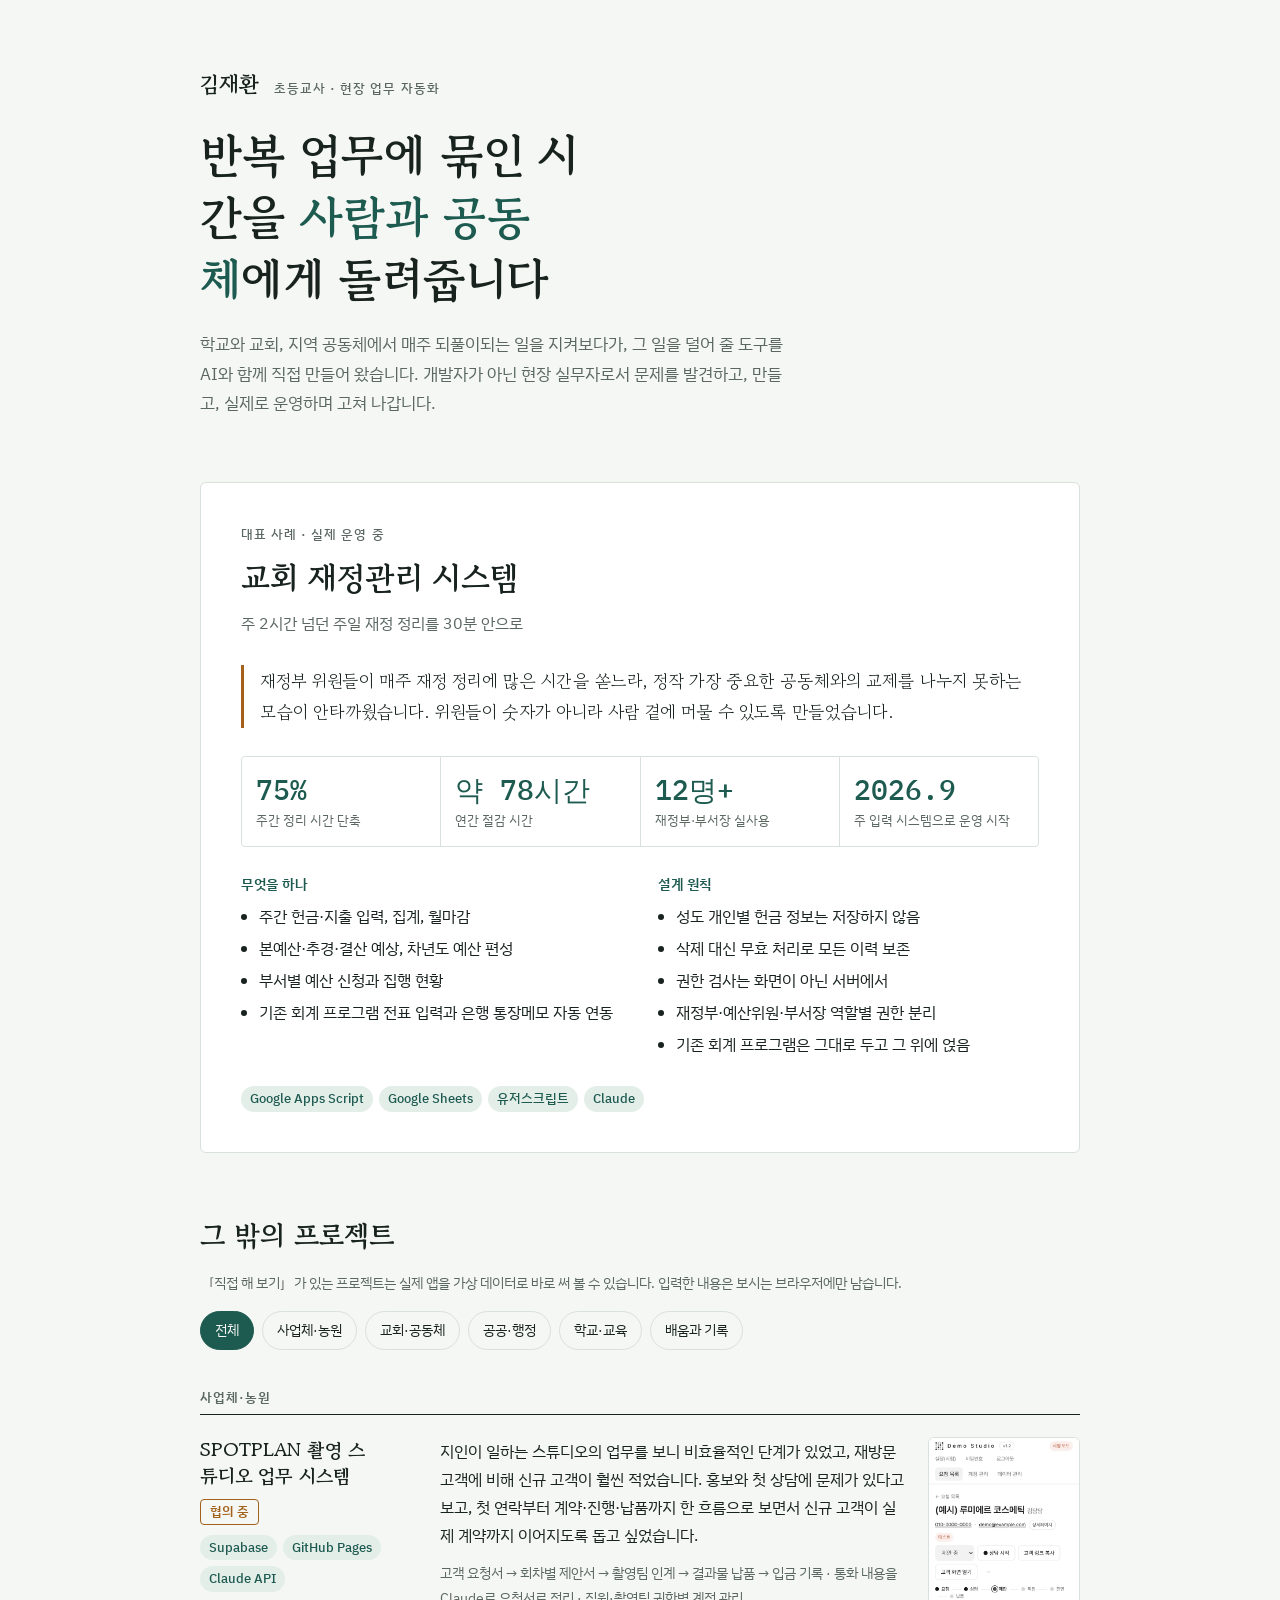
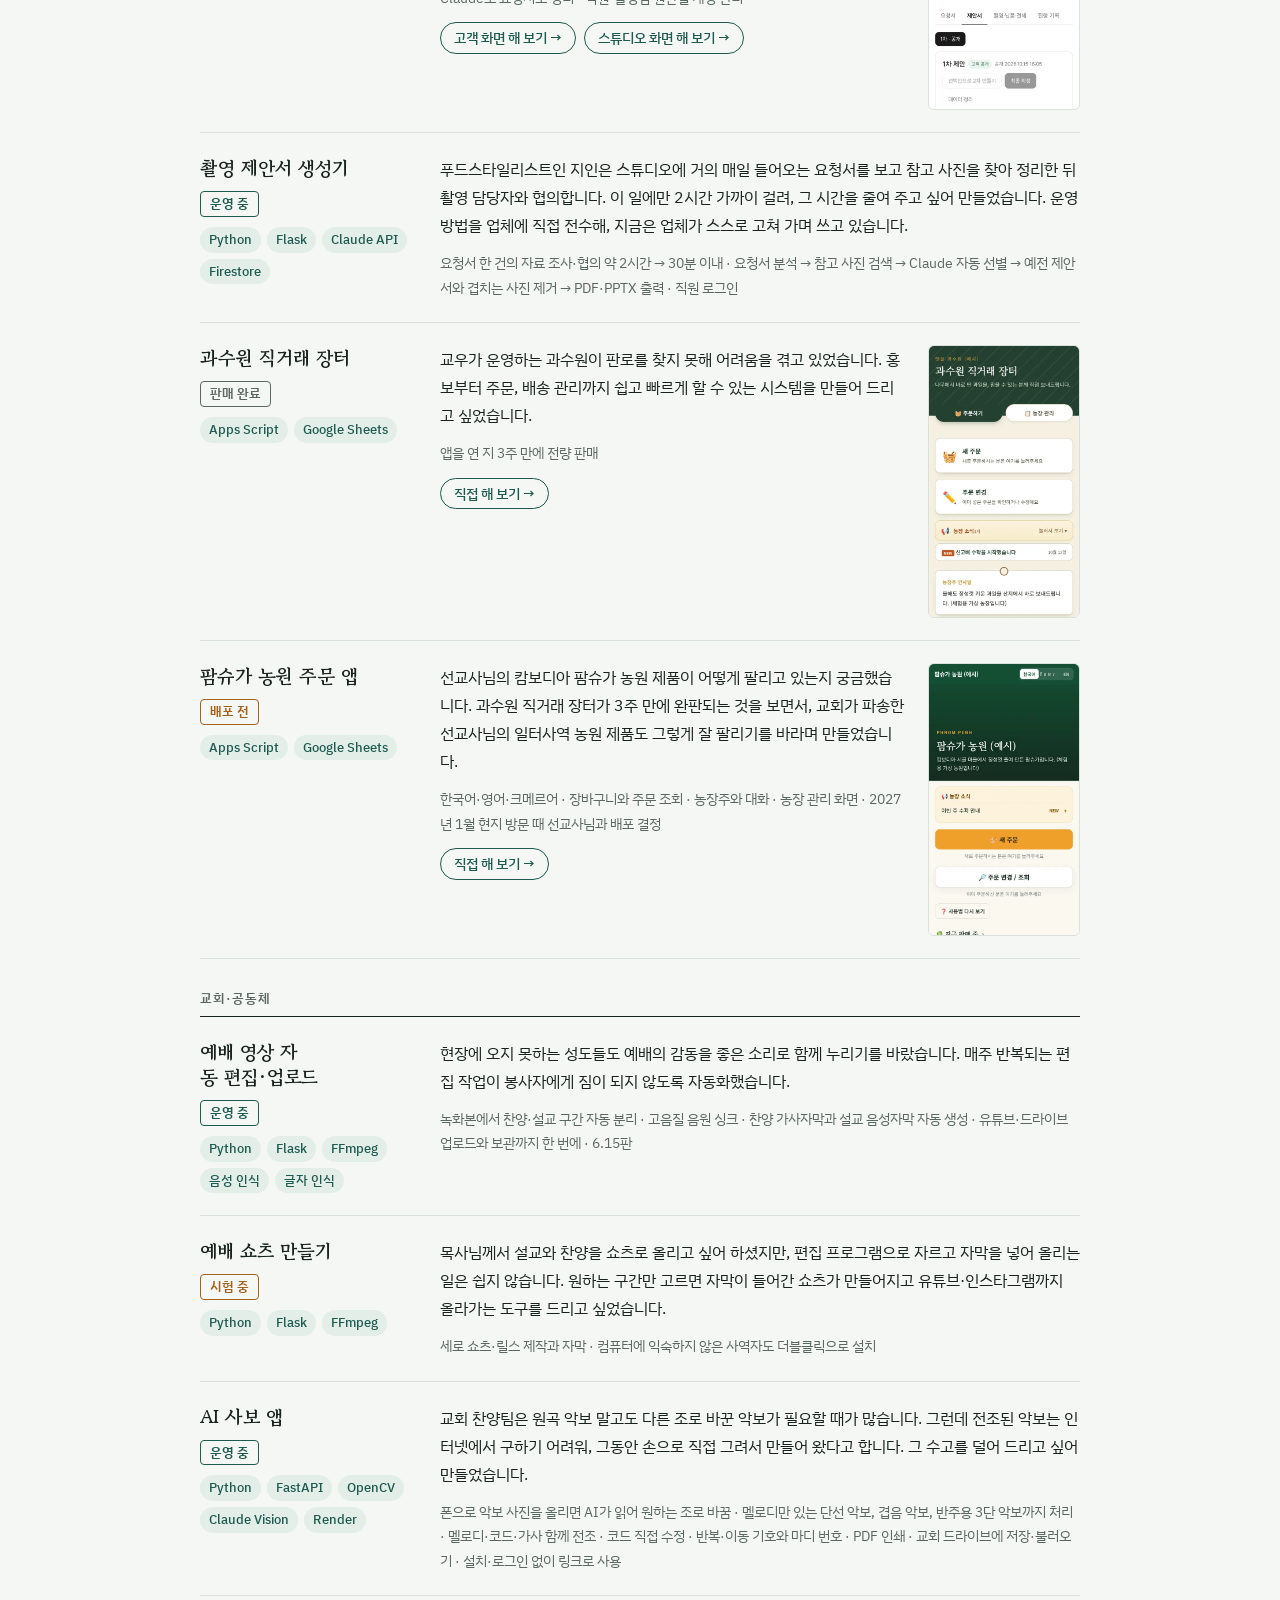
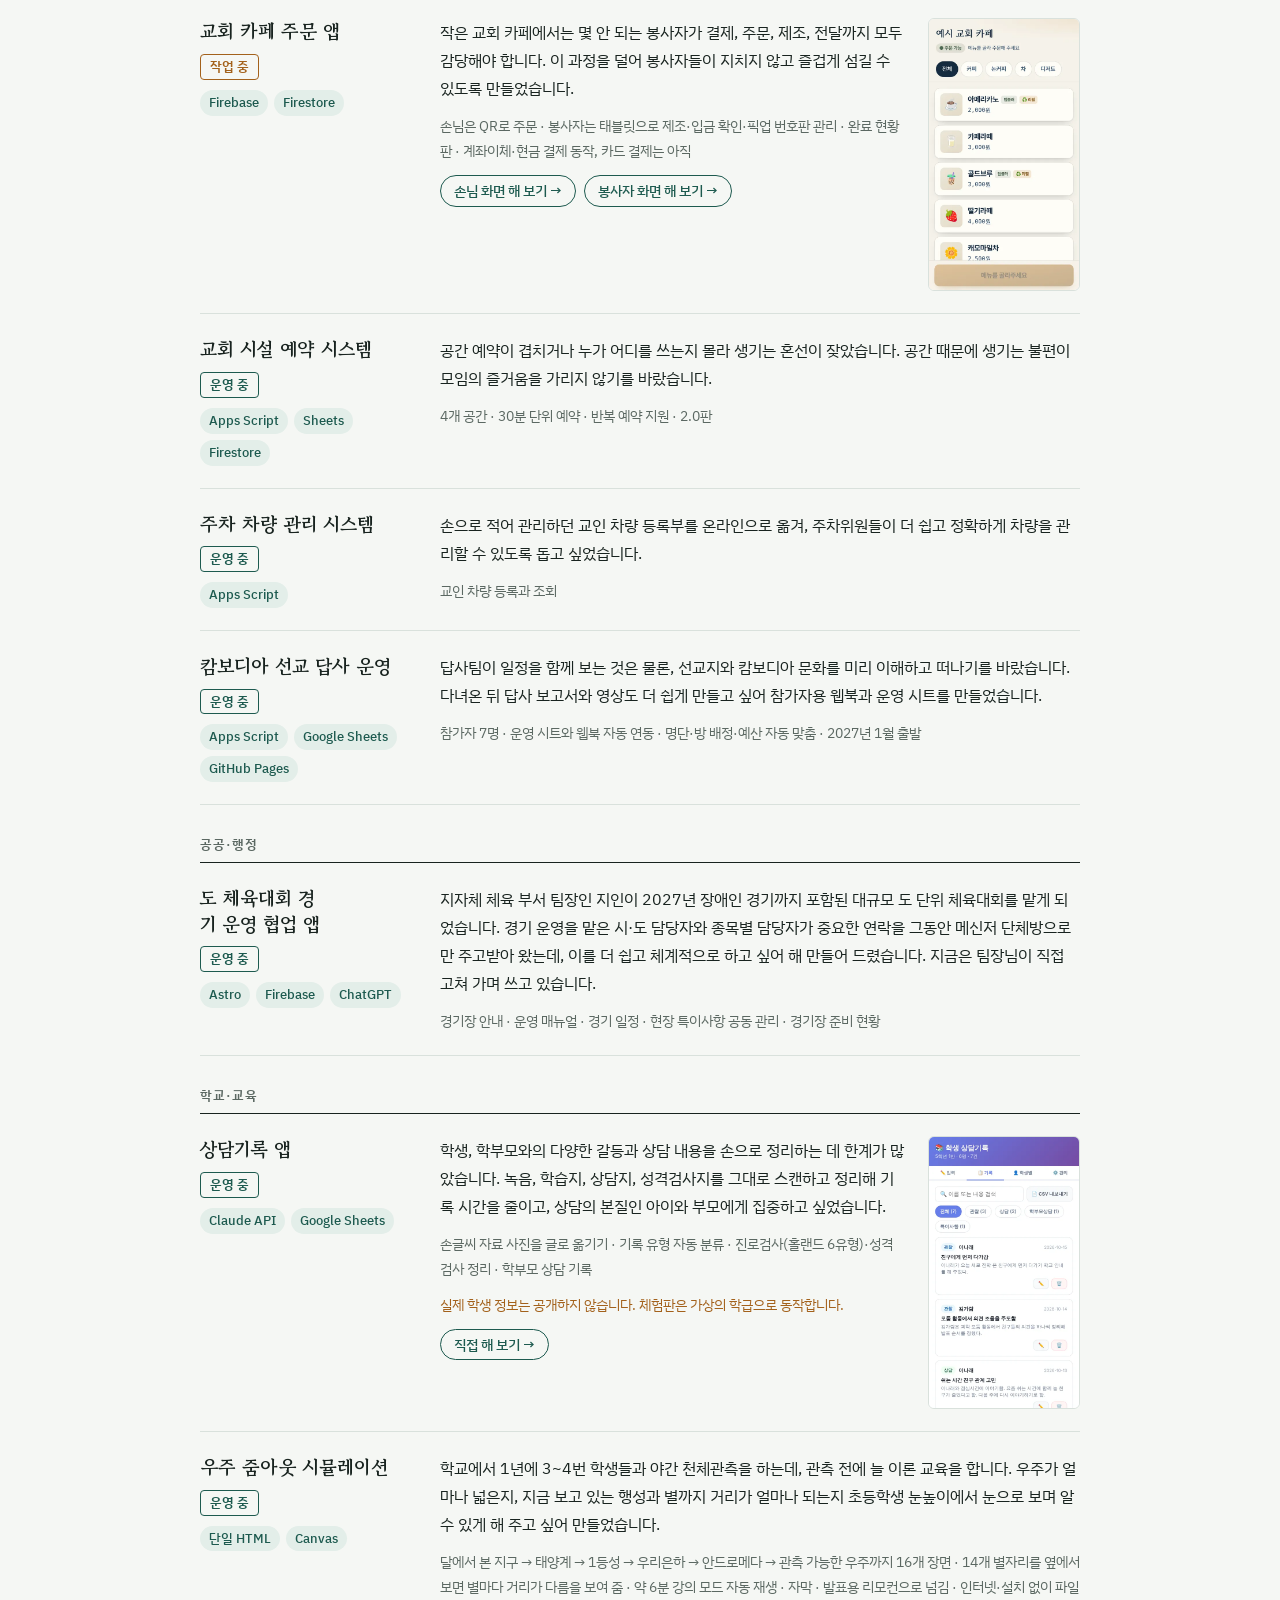
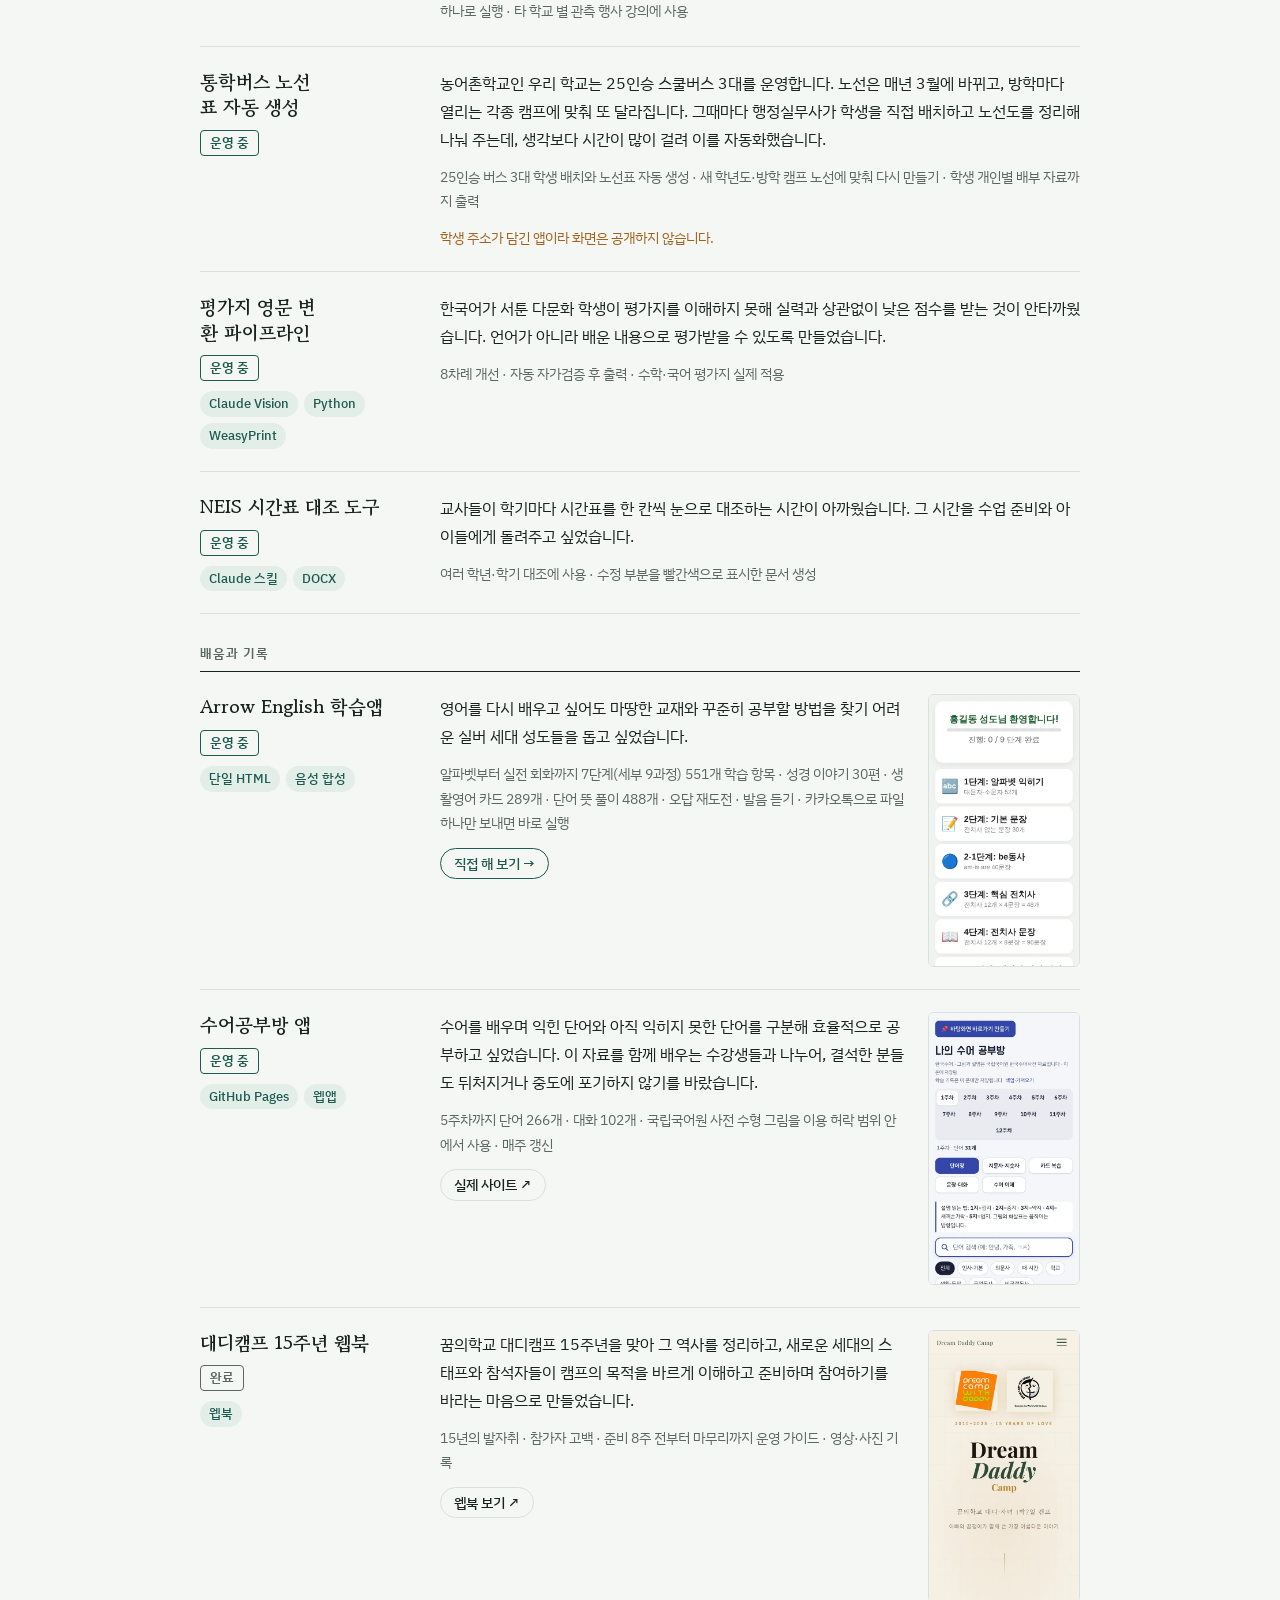
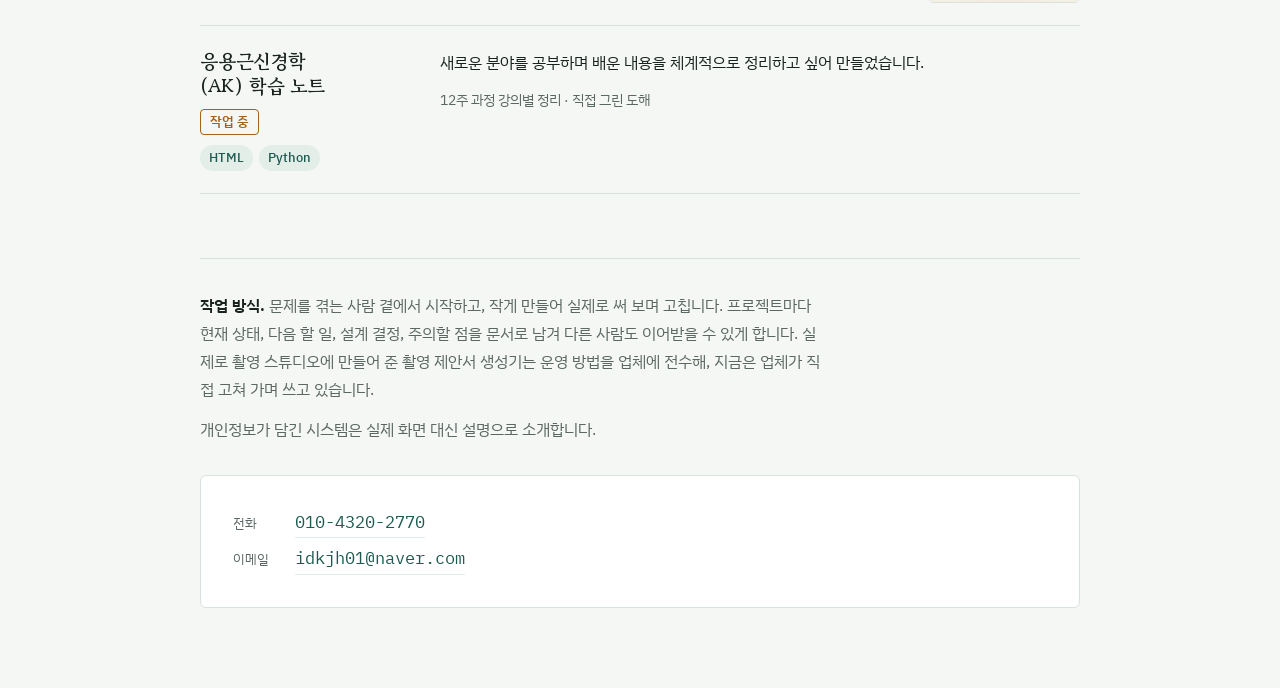
<file: index.html>
<!doctype html>
<html lang="ko">
<head>
<meta charset="utf-8">
<meta name="viewport" content="width=device-width,initial-scale=1,viewport-fit=cover">
<meta name="description" content="초등교사 김재환이 학교·교회·지역 공동체의 반복 업무를 덜기 위해 AI와 함께 만든 프로젝트 모음">
<meta property="og:title" content="김재환 프로젝트 포트폴리오">
<meta property="og:description" content="반복 업무에 묶인 시간을 사람과 공동체에게 돌려줍니다">
<meta property="og:type" content="website">
<title>김재환 프로젝트 포트폴리오</title>
<meta name="claude:viewport-fit-sides" content="cover">
<link rel="preconnect" href="https://fonts.googleapis.com">
<link rel="stylesheet" href="https://fonts.googleapis.com/css2?family=Gowun+Batang:wght@400;700&family=IBM+Plex+Sans+KR:wght@400;500;600&family=IBM+Plex+Mono:wght@500&display=swap">
<style>
/* Layout: 한 사람의 작업 노트. 좁은 본문 칼럼 + 대표 사례 하나를 크게, 나머지는 분야별 목록 */
:root{
  --bg:#f5f7f4; --surface:#ffffff; --ink:#18231f; --muted:#5b6862; --line:#d9e1dc;
  --accent:#1d5a4f; --accent-soft:#e3eee9; --warm:#a3611b;
  --display:"Gowun Batang","Nanum Myeongjo",serif;
  --body:"IBM Plex Sans KR","Apple SD Gothic Neo","Malgun Gothic",sans-serif;
  --mono:"IBM Plex Mono",ui-monospace,monospace;
}
@media (prefers-color-scheme:dark){:root:not([data-theme="light"]){
  --bg:#111816; --surface:#18211e; --ink:#e6ece8; --muted:#9aa8a1; --line:#2b3733;
  --accent:#7cc4b2; --accent-soft:#1f2f2a; --warm:#e0a464; color-scheme:dark}}
:root[data-theme="dark"]{
  --bg:#111816; --surface:#18211e; --ink:#e6ece8; --muted:#9aa8a1; --line:#2b3733;
  --accent:#7cc4b2; --accent-soft:#1f2f2a; --warm:#e0a464; color-scheme:dark}
*{box-sizing:border-box}
body{background:var(--bg);color:var(--ink);font-family:var(--body);font-size:16px;line-height:1.75;
  padding-left:max(16px,env(safe-area-inset-left,0px));padding-right:max(16px,env(safe-area-inset-right,0px))}
.wrap{max-width:880px;margin:0 auto;padding-block:56px 72px;display:flex;flex-direction:column;gap:64px}
h1,h2,h3{font-family:var(--display);text-wrap:balance;margin:0;line-height:1.35}
p{margin:0}
.eyebrow{font-size:13px;letter-spacing:.08em;color:var(--muted);font-weight:500}

/* 소개 */
.intro{display:flex;flex-direction:column;gap:20px}
.intro .who{display:flex;flex-wrap:wrap;gap:6px 14px;align-items:baseline}
.intro .name{font-family:var(--display);font-size:22px;font-weight:700}
.intro h1{font-size:clamp(30px,6vw,46px);font-weight:700;max-width:18ch}
.intro h1 em{font-style:normal;color:var(--accent)}
.intro .lead{color:var(--muted);max-width:60ch;font-size:17px}

/* 대표 사례 */
.feature{background:var(--surface);border:1px solid var(--line);border-radius:6px;padding:clamp(22px,4vw,40px);display:flex;flex-direction:column;gap:28px}
.feature-head{display:flex;flex-direction:column;gap:10px}
.feature h2{font-size:clamp(24px,4.5vw,32px)}
.feature .sub{color:var(--muted)}
.why{border-left:3px solid var(--warm);padding-left:16px;font-family:var(--display);font-size:17.5px;line-height:1.8}
.stats{display:grid;grid-template-columns:repeat(4,minmax(0,1fr));gap:1px;background:var(--line);border:1px solid var(--line);border-radius:4px;overflow:hidden}
.stat{background:var(--surface);padding:16px 14px;display:flex;flex-direction:column;gap:4px;min-width:0}
.stat b{font-family:var(--mono);font-size:clamp(20px,3.6vw,28px);color:var(--accent);font-variant-numeric:tabular-nums;font-weight:500;line-height:1.2}
.stat span{font-size:13px;color:var(--muted);line-height:1.5}
.cols{display:grid;grid-template-columns:1fr 1fr;gap:24px 36px}
.cols > div{min-width:0;display:flex;flex-direction:column;gap:8px}
.cols h3{font-family:var(--body);font-size:14px;font-weight:600;letter-spacing:.04em;color:var(--accent)}
.cols ul{margin:0;padding-left:18px;display:flex;flex-direction:column;gap:4px}
.tags{display:flex;flex-wrap:wrap;gap:6px}
.tag{font-size:12.5px;padding:2px 9px;border-radius:999px;background:var(--accent-soft);color:var(--accent);font-weight:500}

/* 목록 */
.list-head{display:flex;flex-direction:column;gap:16px;margin-bottom:8px}
.list-head h2{font-size:clamp(22px,4vw,28px)}
.filters{display:flex;flex-wrap:wrap;gap:8px}
.filters button{font:inherit;font-size:14px;padding:6px 14px;border-radius:999px;border:1px solid var(--line);background:transparent;color:var(--ink);cursor:pointer}
.filters button[aria-pressed="true"]{background:var(--accent);border-color:var(--accent);color:var(--bg)}
.filters button:focus-visible{outline:2px solid var(--warm);outline-offset:2px}
.group{display:flex;flex-direction:column}
.group-title{font-size:13px;letter-spacing:.08em;color:var(--muted);font-weight:600;padding-block:28px 6px;border-bottom:1px solid var(--ink)}
.item{display:grid;grid-template-columns:minmax(0,13rem) minmax(0,1fr);gap:8px 32px;padding-block:22px;border-bottom:1px solid var(--line)}
.item h3{font-size:19px}
.item .meta{display:flex;flex-direction:column;gap:10px;min-width:0}
.item .body{display:flex;flex-direction:column;gap:12px;min-width:0}
.item .facts{font-size:14px;color:var(--muted)}
.item .note{font-size:13.5px;color:var(--warm)}
.item .body.with-shot{display:grid;grid-template-columns:minmax(0,1fr) 9.5rem;gap:12px 24px;align-items:start}
.item .text{display:flex;flex-direction:column;gap:12px;min-width:0}
.shot{margin:0;border:1px solid var(--line);border-radius:6px;overflow:hidden;background:var(--surface);aspect-ratio:390/700;max-width:100%}
.shot img{display:block;width:100%;height:100%;object-fit:cover;object-position:top}
.links{display:flex;flex-wrap:wrap;gap:8px}
.links a{font-size:14px;font-weight:500;color:var(--accent);text-decoration:none;padding:5px 13px;border:1px solid var(--accent);border-radius:999px;line-height:1.4}
.links a:hover{background:var(--accent);color:var(--bg)}
.links a:focus-visible{outline:2px solid var(--warm);outline-offset:2px}
.links a.live{border-color:var(--line);color:var(--ink)}
.list-note{font-size:14px;color:var(--muted)}
.status{align-self:flex-start;font-size:12.5px;font-weight:600;padding:1px 9px;border-radius:4px;border:1px solid currentColor}
.s-on{color:var(--accent)} .s-wip{color:var(--warm)} .s-done{color:var(--muted)}
.closing{display:flex;flex-direction:column;gap:12px;border-top:1px solid var(--line);padding-top:32px;color:var(--muted)}
.closing p{max-width:62ch}
.closing strong{color:var(--ink);font-weight:600}
.contact{margin-top:20px;background:var(--surface);border:1px solid var(--line);border-radius:6px;padding:clamp(20px,4vw,32px);display:flex;flex-direction:column;gap:12px;color:var(--ink)}
.contact h2{font-size:clamp(20px,3.6vw,24px)}
.contact p{color:var(--muted)}
.contact ul{list-style:none;margin:0;padding:0;display:flex;flex-direction:column;gap:6px}
.contact li{display:flex;gap:16px;align-items:baseline;flex-wrap:wrap}
.contact li span{font-size:13px;color:var(--muted);min-width:3.5em}
.contact a{color:var(--accent);font-family:var(--mono);font-size:17px;text-decoration:none;border-bottom:1px solid var(--accent-soft);overflow-wrap:anywhere}
.contact a:hover{border-bottom-color:var(--accent)}

@media (max-width:640px){
  .stats{grid-template-columns:repeat(2,minmax(0,1fr))}
  .cols{grid-template-columns:1fr}
  .item{grid-template-columns:1fr}
  .item .body.with-shot{grid-template-columns:minmax(0,1fr) 6.5rem;gap:12px 16px}
  .wrap{padding-block:36px 56px;gap:48px}
}
</style>
</head>
<body>
<div class="wrap">
  <header class="intro">
    <div class="who"><span class="name">김재환</span><span class="eyebrow">초등교사 · 현장 업무 자동화</span></div>
    <h1>반복 업무에 묶인 시간을 <em>사람과 공동체</em>에게 돌려줍니다</h1>
    <p class="lead">학교와 교회, 지역 공동체에서 매주 되풀이되는 일을 지켜보다가, 그 일을 덜어 줄 도구를 AI와 함께 직접 만들어 왔습니다. 개발자가 아닌 현장 실무자로서 문제를 발견하고, 만들고, 실제로 운영하며 고쳐 나갑니다.</p>
  </header>

  <section class="feature" aria-labelledby="f-title">
    <div class="feature-head">
      <span class="eyebrow">대표 사례 · 실제 운영 중</span>
      <h2 id="f-title">교회 재정관리 시스템</h2>
      <p class="sub">주 2시간 넘던 주일 재정 정리를 30분 안으로</p>
    </div>
    <p class="why">재정부 위원들이 매주 재정 정리에 많은 시간을 쏟느라, 정작 가장 중요한 공동체와의 교제를 나누지 못하는 모습이 안타까웠습니다. 위원들이 숫자가 아니라 사람 곁에 머물 수 있도록 만들었습니다.</p>
    <div class="stats">
      <div class="stat"><b>75%</b><span>주간 정리 시간 단축</span></div>
      <div class="stat"><b>약 78시간</b><span>연간 절감 시간</span></div>
      <div class="stat"><b>12명+</b><span>재정부·부서장 실사용</span></div>
      <div class="stat"><b>2026.9</b><span>주 입력 시스템으로 운영 시작</span></div>
    </div>
    <div class="cols">
      <div>
        <h3>무엇을 하나</h3>
        <ul>
          <li>주간 헌금·지출 입력, 집계, 월마감</li>
          <li>본예산·추경·결산 예상, 차년도 예산 편성</li>
          <li>부서별 예산 신청과 집행 현황</li>
          <li>기존 회계 프로그램 전표 입력과 은행 통장메모 자동 연동</li>
        </ul>
      </div>
      <div>
        <h3>설계 원칙</h3>
        <ul>
          <li>성도 개인별 헌금 정보는 저장하지 않음</li>
          <li>삭제 대신 무효 처리로 모든 이력 보존</li>
          <li>권한 검사는 화면이 아닌 서버에서</li>
          <li>재정부·예산위원·부서장 역할별 권한 분리</li>
          <li>기존 회계 프로그램은 그대로 두고 그 위에 얹음</li>
        </ul>
      </div>
    </div>
    <div class="tags"><span class="tag">Google Apps Script</span><span class="tag">Google Sheets</span><span class="tag">유저스크립트</span><span class="tag">Claude</span></div>
  </section>

  <section aria-labelledby="l-title">
    <div class="list-head">
      <h2 id="l-title">그 밖의 프로젝트</h2>
      <p class="list-note">「직접 해 보기」가 있는 프로젝트는 실제 앱을 가상 데이터로 바로 써 볼 수 있습니다. 입력한 내용은 보시는 브라우저에만 남습니다.</p>
      <div class="filters" role="group" aria-label="분야 선택">
        <button type="button" data-f="all" aria-pressed="true">전체</button>
        <button type="button" data-f="biz" aria-pressed="false">사업체·농원</button>
        <button type="button" data-f="church" aria-pressed="false">교회·공동체</button>
        <button type="button" data-f="gov" aria-pressed="false">공공·행정</button>
        <button type="button" data-f="school" aria-pressed="false">학교·교육</button>
        <button type="button" data-f="learn" aria-pressed="false">배움과 기록</button>
      </div>
    </div>
    <div id="list"></div>
  </section>

  <footer class="closing">
    <p><strong>작업 방식.</strong> 문제를 겪는 사람 곁에서 시작하고, 작게 만들어 실제로 써 보며 고칩니다. 프로젝트마다 현재 상태, 다음 할 일, 설계 결정, 주의할 점을 문서로 남겨 다른 사람도 이어받을 수 있게 합니다. 실제로 촬영 스튜디오에 만들어 준 촬영 제안서 생성기는 운영 방법을 업체에 전수해, 지금은 업체가 직접 고쳐 가며 쓰고 있습니다.</p>
    <p>개인정보가 담긴 시스템은 실제 화면 대신 설명으로 소개합니다.</p>
    <div class="contact" aria-label="연락처">
      <ul>
        <li><span>전화</span><a href="tel:010-4320-2770">010-4320-2770</a></li>
        <li><span>이메일</span><a href="mailto:idkjh01@naver.com">idkjh01@naver.com</a></li>
      </ul>
    </div>
  </footer>
</div>

<script>
const GROUPS={biz:"사업체·농원",church:"교회·공동체",gov:"공공·행정",school:"학교·교육",learn:"배움과 기록"};
const ST={on:["운영 중","s-on"],wip:["작업 중","s-wip"],test:["시험 중","s-wip"],talk:["협의 중","s-wip"],pre:["배포 전","s-wip"],done:["완료","s-done"],sold:["판매 완료","s-done"]};
const P=[
 {g:"biz",s:"talk",t:"SPOTPLAN 촬영 스튜디오 업무 시스템",im:"spotplan",d:[["고객 화면 해 보기","https://godloveskjh.github.io/demo/spotplan/"],["스튜디오 화면 해 보기","https://godloveskjh.github.io/demo/spotplan/#/studio"]],w:"지인이 일하는 스튜디오의 업무를 보니 비효율적인 단계가 있었고, 재방문 고객에 비해 신규 고객이 훨씬 적었습니다. 홍보와 첫 상담에 문제가 있다고 보고, 첫 연락부터 계약·진행·납품까지 한 흐름으로 보면서 신규 고객이 실제 계약까지 이어지도록 돕고 싶었습니다.",f:"고객 요청서 → 회차별 제안서 → 촬영팀 인계 → 결과물 납품 → 입금 기록 · 통화 내용을 Claude로 요청서로 정리 · 직원·촬영팀 권한별 계정 관리",k:["Supabase","GitHub Pages","Claude API"]},
 {g:"biz",s:"on",t:"촬영 제안서 생성기",w:"푸드스타일리스트인 지인은 스튜디오에 거의 매일 들어오는 요청서를 보고 참고 사진을 찾아 정리한 뒤 촬영 담당자와 협의합니다. 이 일에만 2시간 가까이 걸려, 그 시간을 줄여 주고 싶어 만들었습니다. 운영 방법을 업체에 직접 전수해, 지금은 업체가 스스로 고쳐 가며 쓰고 있습니다.",f:"요청서 한 건의 자료 조사·협의 약 2시간 → 30분 이내 · 요청서 분석 → 참고 사진 검색 → Claude 자동 선별 → 예전 제안서와 겹치는 사진 제거 → PDF·PPTX 출력 · 직원 로그인",k:["Python","Flask","Claude API","Firestore"]},
 {g:"biz",s:"sold",t:"과수원 직거래 장터",im:"orchard",d:[["직접 해 보기","https://godloveskjh.github.io/demo/orchard/"]],w:"교우가 운영하는 과수원이 판로를 찾지 못해 어려움을 겪고 있었습니다. 홍보부터 주문, 배송 관리까지 쉽고 빠르게 할 수 있는 시스템을 만들어 드리고 싶었습니다.",f:"앱을 연 지 3주 만에 전량 판매",k:["Apps Script","Google Sheets"]},
 {g:"biz",s:"pre",t:"팜슈가 농원 주문 앱",im:"palmsugar",d:[["직접 해 보기","https://godloveskjh.github.io/demo/palmsugar/"]],w:"선교사님의 캄보디아 팜슈가 농원 제품이 어떻게 팔리고 있는지 궁금했습니다. 과수원 직거래 장터가 3주 만에 완판되는 것을 보면서, 교회가 파송한 선교사님의 일터사역 농원 제품도 그렇게 잘 팔리기를 바라며 만들었습니다.",f:"한국어·영어·크메르어 · 장바구니와 주문 조회 · 농장주와 대화 · 농장 관리 화면 · 2027년 1월 현지 방문 때 선교사님과 배포 결정",k:["Apps Script","Google Sheets"]},
 {g:"church",s:"on",t:"예배 영상 자동 편집·업로드",w:"현장에 오지 못하는 성도들도 예배의 감동을 좋은 소리로 함께 누리기를 바랐습니다. 매주 반복되는 편집 작업이 봉사자에게 짐이 되지 않도록 자동화했습니다.",f:"녹화본에서 찬양·설교 구간 자동 분리 · 고음질 음원 싱크 · 찬양 가사자막과 설교 음성자막 자동 생성 · 유튜브·드라이브 업로드와 보관까지 한 번에 · 6.15판",k:["Python","Flask","FFmpeg","음성 인식","글자 인식"]},
 {g:"church",s:"test",t:"예배 쇼츠 만들기",w:"목사님께서 설교와 찬양을 쇼츠로 올리고 싶어 하셨지만, 편집 프로그램으로 자르고 자막을 넣어 올리는 일은 쉽지 않습니다. 원하는 구간만 고르면 자막이 들어간 쇼츠가 만들어지고 유튜브·인스타그램까지 올라가는 도구를 드리고 싶었습니다.",f:"세로 쇼츠·릴스 제작과 자막 · 컴퓨터에 익숙하지 않은 사역자도 더블클릭으로 설치",k:["Python","Flask","FFmpeg"]},
 {g:"church",s:"on",t:"AI 사보 앱",w:"교회 찬양팀은 원곡 악보 말고도 다른 조로 바꾼 악보가 필요할 때가 많습니다. 그런데 전조된 악보는 인터넷에서 구하기 어려워, 그동안 손으로 직접 그려서 만들어 왔다고 합니다. 그 수고를 덜어 드리고 싶어 만들었습니다.",f:"폰으로 악보 사진을 올리면 AI가 읽어 원하는 조로 바꿈 · 멜로디만 있는 단선 악보, 겹음 악보, 반주용 3단 악보까지 처리 · 멜로디·코드·가사 함께 전조 · 코드 직접 수정 · 반복·이동 기호와 마디 번호 · PDF 인쇄 · 교회 드라이브에 저장·불러오기 · 설치·로그인 없이 링크로 사용",k:["Python","FastAPI","OpenCV","Claude Vision","Render"]},
 {g:"church",s:"wip",t:"교회 카페 주문 앱",im:"cafe",d:[["손님 화면 해 보기","https://godloveskjh.github.io/demo/cafe/"],["봉사자 화면 해 보기","https://godloveskjh.github.io/demo/cafe/?staff"]],w:"작은 교회 카페에서는 몇 안 되는 봉사자가 결제, 주문, 제조, 전달까지 모두 감당해야 합니다. 이 과정을 덜어 봉사자들이 지치지 않고 즐겁게 섬길 수 있도록 만들었습니다.",f:"손님은 QR로 주문 · 봉사자는 태블릿으로 제조·입금 확인·픽업 번호판 관리 · 완료 현황판 · 계좌이체·현금 결제 동작, 카드 결제는 아직",k:["Firebase","Firestore"]},
 {g:"church",s:"on",t:"교회 시설 예약 시스템",w:"공간 예약이 겹치거나 누가 어디를 쓰는지 몰라 생기는 혼선이 잦았습니다. 공간 때문에 생기는 불편이 모임의 즐거움을 가리지 않기를 바랐습니다.",f:"4개 공간 · 30분 단위 예약 · 반복 예약 지원 · 2.0판",k:["Apps Script","Sheets","Firestore"]},
 {g:"church",s:"on",t:"주차 차량 관리 시스템",w:"손으로 적어 관리하던 교인 차량 등록부를 온라인으로 옮겨, 주차위원들이 더 쉽고 정확하게 차량을 관리할 수 있도록 돕고 싶었습니다.",f:"교인 차량 등록과 조회",k:["Apps Script"]},
 {g:"church",s:"on",t:"캄보디아 선교 답사 운영",w:"답사팀이 일정을 함께 보는 것은 물론, 선교지와 캄보디아 문화를 미리 이해하고 떠나기를 바랐습니다. 다녀온 뒤 답사 보고서와 영상도 더 쉽게 만들고 싶어 참가자용 웹북과 운영 시트를 만들었습니다.",f:"참가자 7명 · 운영 시트와 웹북 자동 연동 · 명단·방 배정·예산 자동 맞춤 · 2027년 1월 출발",k:["Apps Script","Google Sheets","GitHub Pages"]},
 {g:"gov",s:"on",t:"도 체육대회 경기 운영 협업 앱",w:"지자체 체육 부서 팀장인 지인이 2027년 장애인 경기까지 포함된 대규모 도 단위 체육대회를 맡게 되었습니다. 경기 운영을 맡은 시·도 담당자와 종목별 담당자가 중요한 연락을 그동안 메신저 단체방으로만 주고받아 왔는데, 이를 더 쉽고 체계적으로 하고 싶어 해 만들어 드렸습니다. 지금은 팀장님이 직접 고쳐 가며 쓰고 있습니다.",f:"경기장 안내 · 운영 매뉴얼 · 경기 일정 · 현장 특이사항 공동 관리 · 경기장 준비 현황",k:["Astro","Firebase","ChatGPT"]},
 {g:"school",s:"on",t:"상담기록 앱",im:"counsel",d:[["직접 해 보기","https://godloveskjh.github.io/demo/counsel/"]],w:"학생, 학부모와의 다양한 갈등과 상담 내용을 손으로 정리하는 데 한계가 많았습니다. 녹음, 학습지, 상담지, 성격검사지를 그대로 스캔하고 정리해 기록 시간을 줄이고, 상담의 본질인 아이와 부모에게 집중하고 싶었습니다.",f:"손글씨 자료 사진을 글로 옮기기 · 기록 유형 자동 분류 · 진로검사(홀랜드 6유형)·성격검사 정리 · 학부모 상담 기록",n:"실제 학생 정보는 공개하지 않습니다. 체험판은 가상의 학급으로 동작합니다.",k:["Claude API","Google Sheets"]},
 {g:"school",s:"on",t:"우주 줌아웃 시뮬레이션",w:"학교에서 1년에 3~4번 학생들과 야간 천체관측을 하는데, 관측 전에 늘 이론 교육을 합니다. 우주가 얼마나 넓은지, 지금 보고 있는 행성과 별까지 거리가 얼마나 되는지 초등학생 눈높이에서 눈으로 보며 알 수 있게 해 주고 싶어 만들었습니다.",f:"달에서 본 지구 → 태양계 → 1등성 → 우리은하 → 안드로메다 → 관측 가능한 우주까지 16개 장면 · 14개 별자리를 옆에서 보면 별마다 거리가 다름을 보여 줌 · 약 6분 강의 모드 자동 재생 · 자막 · 발표용 리모컨으로 넘김 · 인터넷·설치 없이 파일 하나로 실행 · 타 학교 별 관측 행사 강의에 사용",k:["단일 HTML","Canvas"]},
 {g:"school",s:"on",t:"통학버스 노선표 자동 생성",w:"농어촌학교인 우리 학교는 25인승 스쿨버스 3대를 운영합니다. 노선은 매년 3월에 바뀌고, 방학마다 열리는 각종 캠프에 맞춰 또 달라집니다. 그때마다 행정실무사가 학생을 직접 배치하고 노선도를 정리해 나눠 주는데, 생각보다 시간이 많이 걸려 이를 자동화했습니다.",f:"25인승 버스 3대 학생 배치와 노선표 자동 생성 · 새 학년도·방학 캠프 노선에 맞춰 다시 만들기 · 학생 개인별 배부 자료까지 출력",n:"학생 주소가 담긴 앱이라 화면은 공개하지 않습니다.",k:[]},
 {g:"school",s:"on",t:"평가지 영문 변환 파이프라인",w:"한국어가 서툰 다문화 학생이 평가지를 이해하지 못해 실력과 상관없이 낮은 점수를 받는 것이 안타까웠습니다. 언어가 아니라 배운 내용으로 평가받을 수 있도록 만들었습니다.",f:"8차례 개선 · 자동 자가검증 후 출력 · 수학·국어 평가지 실제 적용",k:["Claude Vision","Python","WeasyPrint"]},
 {g:"school",s:"on",t:"NEIS 시간표 대조 도구",w:"교사들이 학기마다 시간표를 한 칸씩 눈으로 대조하는 시간이 아까웠습니다. 그 시간을 수업 준비와 아이들에게 돌려주고 싶었습니다.",f:"여러 학년·학기 대조에 사용 · 수정 부분을 빨간색으로 표시한 문서 생성",k:["Claude 스킬","DOCX"]},
 {g:"learn",s:"on",t:"Arrow English 학습앱",im:"english",d:[["직접 해 보기","https://godloveskjh.github.io/demo/english/"]],w:"영어를 다시 배우고 싶어도 마땅한 교재와 꾸준히 공부할 방법을 찾기 어려운 실버 세대 성도들을 돕고 싶었습니다.",f:"알파벳부터 실전 회화까지 7단계(세부 9과정) 551개 학습 항목 · 성경 이야기 30편 · 생활영어 카드 289개 · 단어 뜻 풀이 488개 · 오답 재도전 · 발음 듣기 · 카카오톡으로 파일 하나만 보내면 바로 실행",k:["단일 HTML","음성 합성"]},
 {g:"learn",s:"on",t:"수어공부방 앱",im:"sueo",l:[["실제 사이트","https://godloveskjh.github.io/sueo-study/"]],w:"수어를 배우며 익힌 단어와 아직 익히지 못한 단어를 구분해 효율적으로 공부하고 싶었습니다. 이 자료를 함께 배우는 수강생들과 나누어, 결석한 분들도 뒤처지거나 중도에 포기하지 않기를 바랐습니다.",f:"5주차까지 단어 266개 · 대화 102개 · 국립국어원 사전 수형 그림을 이용 허락 범위 안에서 사용 · 매주 갱신",k:["GitHub Pages","웹앱"]},
 {g:"learn",s:"done",t:"대디캠프 15주년 웹북",im:"daddy",l:[["웹북 보기","https://godloveskjh.github.io/DaddyCamp/"]],w:"꿈의학교 대디캠프 15주년을 맞아 그 역사를 정리하고, 새로운 세대의 스태프와 참석자들이 캠프의 목적을 바르게 이해하고 준비하며 참여하기를 바라는 마음으로 만들었습니다.",f:"15년의 발자취 · 참가자 고백 · 준비 8주 전부터 마무리까지 운영 가이드 · 영상·사진 기록",k:["웹북"]},
 {g:"learn",s:"wip",t:"응용근신경학(AK) 학습 노트",w:"새로운 분야를 공부하며 배운 내용을 체계적으로 정리하고 싶어 만들었습니다.",f:"12주 과정 강의별 정리 · 직접 그린 도해",k:["HTML","Python"]}
];
const esc=s=>s.replace(/[&<>"]/g,c=>({"&":"&amp;","<":"&lt;",">":"&gt;",'"':"&quot;"}[c]));
function links(p){
  const a=(p.d||[]).map(([t,u])=>`<a href="${u}" target="_blank" rel="noopener">${esc(t)} →</a>`).concat((p.l||[]).map(([t,u])=>`<a class="live" href="${u}" target="_blank" rel="noopener">${esc(t)} ↗</a>`));
  return a.length?`<div class="links">${a.join("")}</div>`:"";
}
function render(f){
  const keys=f==="all"?Object.keys(GROUPS):[f];
  document.getElementById("list").innerHTML=keys.map(g=>`
    <div class="group"><div class="group-title">${GROUPS[g]}</div>
    ${P.filter(p=>p.g===g).map(p=>`
      <article class="item">
        <div class="meta"><h3>${esc(p.t)}</h3>${p.s?`<span class="status ${ST[p.s][1]}">${ST[p.s][0]}</span>`:""}${p.k.length?`<div class="tags">${p.k.map(k=>`<span class="tag">${esc(k)}</span>`).join("")}</div>`:""}</div>
        <div class="body${p.im?" with-shot":""}"><div class="text"><p>${esc(p.w)}</p>${p.f?`<p class="facts">${esc(p.f)}</p>`:""}${p.n?`<p class="note">${esc(p.n)}</p>`:""}${links(p)}</div>${p.im?`<figure class="shot"><img src="img/${p.im}.webp" alt="${esc(p.t)} 화면" loading="lazy" width="390" height="700"></figure>`:""}</div>
      </article>`).join("")}
    </div>`).join("");
}
document.querySelectorAll(".filters button").forEach(b=>b.addEventListener("click",()=>{
  document.querySelectorAll(".filters button").forEach(x=>x.setAttribute("aria-pressed",x===b));
  render(b.dataset.f);
  try{localStorage.setItem("pf-filter",b.dataset.f)}catch(e){}
}));
let start="all";try{start=localStorage.getItem("pf-filter")||"all"}catch(e){}
if(!GROUPS[start])start="all";
document.querySelectorAll(".filters button").forEach(x=>x.setAttribute("aria-pressed",x.dataset.f===start));
render(start);
</script>

</body>
</html>
</file>
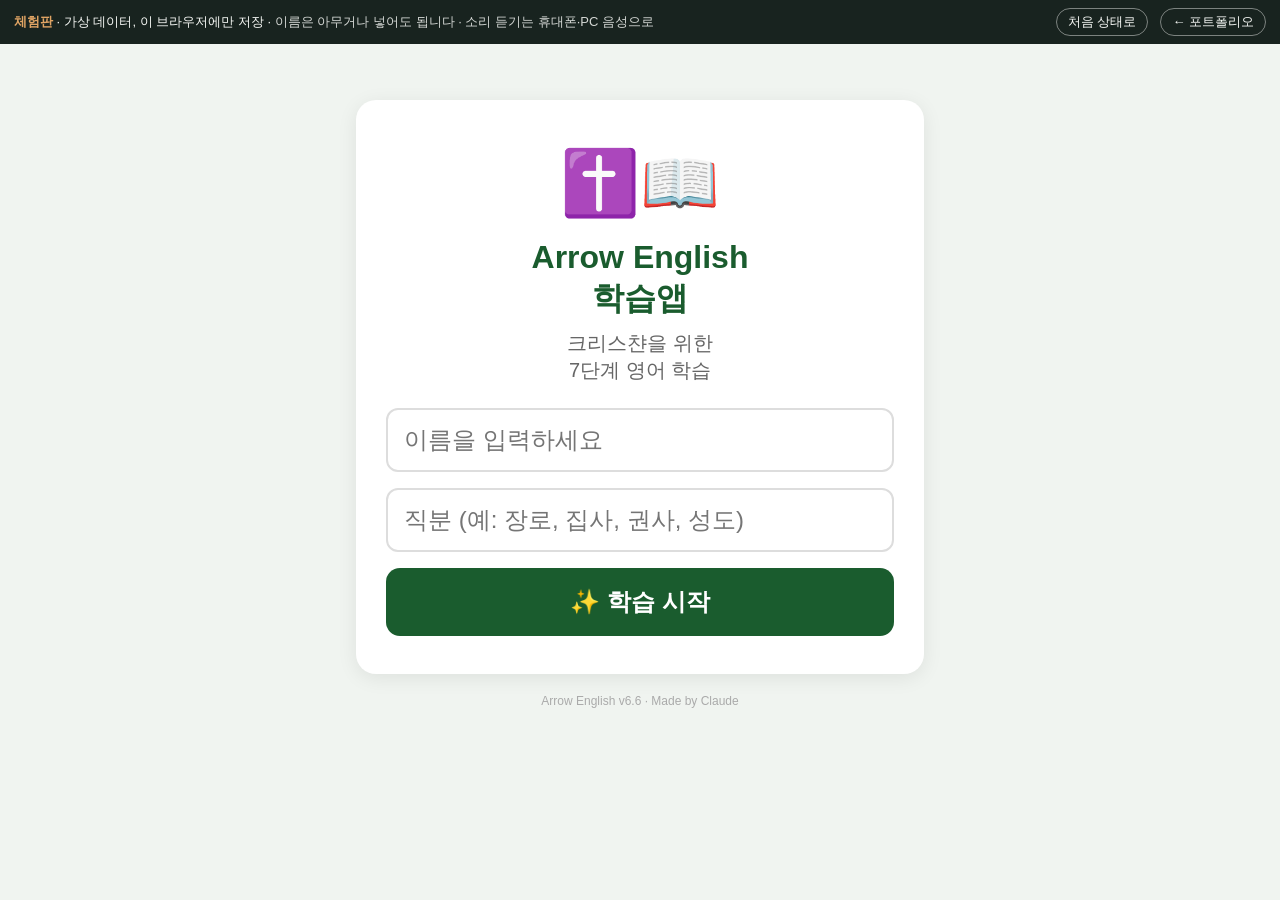
<file: demo/english/index.html>
<!DOCTYPE html>
<html lang="ko">
<head>
<meta charset="UTF-8">
<meta name="viewport" content="width=device-width,initial-scale=1.0,maximum-scale=1.0,user-scalable=no">
<meta name="theme-color" content="#1a5c2e">
<meta name="apple-mobile-web-app-capable" content="yes">
<title>Arrow English 학습앱 v6.6</title>
<style>
*{margin:0;padding:0;box-sizing:border-box}
body{font-family:-apple-system,BlinkMacSystemFont,"Segoe UI",sans-serif;background:#f0f4f0;min-height:100vh;color:#222;-webkit-touch-callout:none;-webkit-user-select:none;-moz-user-select:none;-ms-user-select:none;user-select:none}
/* 입력창은 텍스트 선택·편집 허용 */
input,textarea{-webkit-user-select:text;-moz-user-select:text;-ms-user-select:text;user-select:text;-webkit-touch-callout:default}
.screen{display:none;padding:16px;max-width:600px;margin:0 auto}
.screen.active{display:block}
.card{background:#fff;border-radius:20px;padding:30px;box-shadow:0 4px 20px rgba(0,0,0,.08);margin-bottom:16px;text-align:center}
.card-flat{background:#fff;border-radius:16px;padding:20px;box-shadow:0 2px 10px rgba(0,0,0,.06);margin-bottom:12px}
h1{font-size:32px;color:#1a5c2e;margin-bottom:10px;line-height:1.3}
h2{font-size:28px;color:#1a5c2e;margin-bottom:12px}
h3{font-size:22px;color:#2d7a45;margin-bottom:8px}
.emoji-big{font-size:64px;margin:16px 0}
.subtitle{font-size:20px;color:#666;margin-bottom:16px}
input[type=text]{width:100%;font-size:24px;padding:16px;border-radius:12px;border:2px solid #ddd;margin:8px 0}
input:focus{outline:none;border-color:#2d7a45}
.btn{display:block;width:100%;font-size:24px;padding:18px;background:#1a5c2e;color:#fff;border:none;border-radius:14px;cursor:pointer;font-weight:700;margin:8px 0;transition:background .2s}
.btn:hover{background:#2d7a45}
.btn:active{transform:scale(.98)}
.btn-sec{background:#7f8c8d}
.btn-sec:hover{background:#95a5a6}
.btn-sm{font-size:20px;padding:14px}
.btn-quiz{background:#e67e22;font-size:22px;padding:16px}
.btn-quiz:hover{background:#f39c12}
.btn-back{background:none;color:#1a5c2e;font-size:20px;padding:10px;text-align:left;width:auto;font-weight:600}

/* Menu buttons */
.menu-btn{display:flex;align-items:center;background:#fff;border:none;width:100%;padding:18px 16px;border-radius:16px;margin:8px 0;cursor:pointer;box-shadow:0 2px 10px rgba(0,0,0,.06);text-align:left;transition:transform .15s}
.menu-btn:active{transform:scale(.98)}
.menu-btn .m-emoji{font-size:36px;margin-right:14px;flex-shrink:0}
.menu-btn .m-text{flex:1}
.menu-btn .m-title{font-size:22px;font-weight:700;color:#222}
.menu-btn .m-sub{font-size:16px;color:#888;margin-top:2px}
.menu-btn .m-check{font-size:24px;color:#27ae60;margin-left:8px}
.menu-btn.locked{opacity:.5}
.menu-btn.locked .m-title{color:#999}

/* Stage badge */
.stage-badge{display:inline-block;background:#1a5c2e;color:#fff;font-size:14px;padding:4px 10px;border-radius:20px;margin-bottom:8px}

/* Learning cards */
.learn-card{background:#fff;border-radius:16px;padding:24px;margin:12px 0;box-shadow:0 2px 10px rgba(0,0,0,.06);text-align:center}
.learn-word{font-size:48px;font-weight:800;color:#1a5c2e;letter-spacing:2px}
.learn-meaning{font-size:28px;font-weight:700;color:#e67e22;margin:6px 0}
.learn-pron{font-size:22px;color:#e74c3c}
.learn-emoji{font-size:48px;margin:8px 0}
.learn-kr{font-size:24px;color:#555;margin:6px 0}

/* Arrow sentence */
.arrow-box{display:flex;flex-wrap:wrap;justify-content:center;gap:6px;margin:12px 0}
.arrow-word{display:inline-flex;flex-direction:column;align-items:center;background:#e8f5e9;padding:8px 12px;border-radius:10px;cursor:pointer;transition:background .2s;user-select:none;-webkit-user-select:none;-webkit-touch-callout:none}
.arrow-word:active{background:#c8e6c9}
.arrow-en{font-size:28px;font-weight:700;color:#1a5c2e}
.arrow-kr{font-size:18px;color:#666;margin-top:2px}
.arrow-sep{font-size:28px;color:#aaa;align-self:center}

/* Nav bar */
.nav-bar{display:flex;justify-content:space-between;align-items:center;margin-bottom:12px}
.nav-count{font-size:20px;color:#666;font-weight:600}
.nav-arrows{display:flex;gap:8px}
.nav-arrows button{font-size:28px;padding:8px 16px;border-radius:10px;border:none;background:#e8f5e9;color:#1a5c2e;cursor:pointer;font-weight:700}
.nav-arrows button:disabled{opacity:.3}

/* Quiz */
.quiz-opt{display:block;width:100%;font-size:22px;padding:16px;margin:8px 0;background:#f8f9fa;border:3px solid #e0e0e0;border-radius:14px;cursor:pointer;text-align:left;font-weight:600;transition:all .2s}
.quiz-opt:active{transform:scale(.98)}
.quiz-opt.correct{background:#d5f5e3;border-color:#27ae60;color:#1a5c2e}
.quiz-opt.wrong{background:#fadbd8;border-color:#e74c3c;color:#c0392b}
.quiz-progress{font-size:18px;color:#666;margin:8px 0}
.quiz-q{font-size:26px;font-weight:700;color:#333;margin:12px 0}
.quiz-emoji{font-size:52px;margin:8px 0}
.quiz-feedback{font-size:28px;font-weight:700;margin:16px 0;padding:16px;border-radius:14px}
.quiz-feedback.ok{background:#d5f5e3;color:#1a5c2e}
.quiz-feedback.fail{background:#fadbd8;color:#c0392b}

/* Celebration overlay */
.celeb-overlay{position:fixed;top:0;left:0;width:100%;height:100%;background:rgba(0,0,0,.7);display:none;justify-content:center;align-items:center;z-index:9999;flex-direction:column}
.celeb-overlay.show{display:flex}
.celeb-box{background:#fff;border-radius:24px;padding:40px;text-align:center;max-width:360px;margin:20px;animation:celebPop .5s ease}
.celeb-emoji{font-size:80px;margin-bottom:16px}
.celeb-title{font-size:32px;font-weight:800;color:#1a5c2e;margin-bottom:8px}
.celeb-sub{font-size:20px;color:#666;margin-bottom:20px}
@keyframes celebPop{0%{transform:scale(.5);opacity:0}100%{transform:scale(1);opacity:1}}

/* Confetti */
.confetti-piece{position:fixed;width:10px;height:24px;top:-30px;z-index:10000;animation:confettiFall 3s ease-in forwards}
@keyframes confettiFall{0%{transform:translateY(0) rotate(0deg);opacity:1}100%{transform:translateY(110vh) rotate(720deg);opacity:0}}

/* Speech btn */
.speech-btn{display:inline-block;font-size:20px;padding:10px 18px;background:#3498db;color:#fff;border:none;border-radius:10px;cursor:pointer;margin:6px}
.speech-btn:hover{background:#2980b9}


/* Progress bar */
.prog-bar{width:100%;height:8px;background:#e0e0e0;border-radius:4px;margin:8px 0;overflow:hidden}
.prog-fill{height:100%;background:linear-gradient(90deg,#27ae60,#2ecc71);border-radius:4px;transition:width .3s}

/* Writing canvas */
.canvas-wrap{position:relative;margin:12px auto;border:3px solid #1a5c2e;border-radius:12px;background:#fff;touch-action:none}
.canvas-wrap canvas{display:block;border-radius:9px}

/* QA pair */
.qa-box{background:#f8f9fa;border-radius:14px;padding:16px;margin:10px 0}
.qa-q{font-size:22px;font-weight:700;color:#2c3e50;margin-bottom:6px}
.qa-a{font-size:22px;color:#1a5c2e;font-weight:600}
.qa-kr{font-size:18px;color:#888;margin-top:4px}

/* Preposition highlight */
.prep-hl{color:#e67e22;font-weight:800;text-decoration:underline}

/* ── 생활영어카드 ── */
.life-cat-tabs{display:flex;gap:8px;overflow-x:auto;padding-bottom:4px;margin-bottom:14px;scrollbar-width:none}
.life-cat-tabs::-webkit-scrollbar{display:none}
.life-cat-tab{background:#fff;border:2px solid #ddd;border-radius:24px;padding:10px 16px;font-size:16px;font-weight:600;color:#888;cursor:pointer;white-space:nowrap;font-family:inherit;transition:all .15s}
.life-cat-tab.on{background:#1a5c2e;border-color:#1a5c2e;color:#fff}
.lc-search{display:flex;align-items:center;background:#fff;border-radius:14px;padding:12px 16px;margin-bottom:14px;box-shadow:0 2px 8px rgba(0,0,0,.06);gap:8px}
.lc-search input{flex:1;border:none;outline:none;font-size:18px;background:transparent;font-family:inherit;color:#222}
.lci-count{font-size:15px;color:#888;margin-bottom:12px}
.life-card-item{background:#fff;border-radius:16px;margin-bottom:10px;box-shadow:0 2px 8px rgba(0,0,0,.06);overflow:hidden;cursor:pointer}
.lci-front{padding:16px 18px;display:flex;align-items:center;gap:12px}
.lci-en{font-size:22px;font-weight:900;color:#1a5c2e;flex:1}
.lci-pron{font-size:15px;color:#888;flex-shrink:0}
.lci-arr{color:#bbb;font-size:18px;transition:transform .2s;flex-shrink:0}
.life-card-item.open .lci-arr{transform:rotate(180deg)}
.lci-back{display:none;padding:0 18px 16px;border-top:1px solid #f0f4f0}
.life-card-item.open .lci-back{display:block}
.lci-meaning{font-size:20px;font-weight:700;color:#222;padding-top:12px;margin-bottom:6px}
.lci-desc{font-size:16px;color:#666;line-height:1.65}
.lci-no-result{text-align:center;padding:40px;color:#aaa;font-size:18px}
.menu-btn-life{background:linear-gradient(135deg,#1a5c2e 0%,#2d6a4f 100%)}
.menu-btn-life .m-title{color:#fff}
.menu-btn-life .m-sub{color:rgba(255,255,255,.82)}
.menu-btn-life .life-pills{display:flex;flex-wrap:wrap;gap:5px;margin-top:6px}
.menu-btn-life .life-pill{font-size:12px;background:rgba(255,255,255,.22);color:#fff;padding:2px 9px;border-radius:12px}


/* ── 4-1단계: 성경 이야기 ── */
.story-grid{display:grid;grid-template-columns:1fr 1fr;gap:10px;margin-top:4px}
.story-card{background:#fff;border-radius:16px;padding:14px 12px;box-shadow:0 2px 10px rgba(0,0,0,.07);cursor:pointer;text-align:center;transition:transform .15s;border:2px solid transparent;position:relative}
.story-card:active{transform:scale(.97)}
.story-card.done{border-color:#27ae60}
.story-card .sc-icon{font-size:32px;margin-bottom:4px}
.story-card .sc-num{font-size:12px;color:#aaa;margin-bottom:2px}
.story-card .sc-title{font-size:15px;font-weight:700;color:#1a5c2e;line-height:1.3}
.story-card .sc-sub{font-size:12px;color:#999;margin-top:2px}
.story-card .sc-done{position:absolute;top:8px;right:8px;font-size:16px}
.story-sent-card{background:#fff;border-radius:16px;padding:20px;box-shadow:0 2px 10px rgba(0,0,0,.06);margin-bottom:12px}
.story-sent-num{font-size:14px;color:#aaa;margin-bottom:6px;text-align:right}
.story-sent-arrow{display:flex;flex-wrap:wrap;justify-content:center;gap:5px;margin:10px 0}
.story-sent-word{display:inline-flex;flex-direction:column;align-items:center;background:#e8f5e9;padding:7px 10px;border-radius:9px;cursor:pointer;transition:background .15s;user-select:none;-webkit-user-select:none;-webkit-touch-callout:none}
.story-sent-word:active{background:#c8e6c9}
.ssw-en{font-size:22px;font-weight:700;color:#1a5c2e}
.story-sent-word.prep-word .ssw-en{color:#e67e22;font-weight:900;text-decoration:underline}
.story-sent-sep{font-size:22px;color:#bbb;align-self:center}
.story-sent-kr{font-size:20px;color:#555;margin-top:10px;text-align:center;line-height:1.5}
.story-sent-meaning-btn{display:block;margin:14px auto 0;background:#fff;color:#1a5c2e;border:2px solid #1a5c2e;border-radius:10px;padding:9px 20px;font-size:17px;font-weight:700;cursor:pointer;font-family:inherit}
.story-sent-meaning-btn:active{background:#e8f5e9}
.story-sent-meaning-btn.shown{background:#1a5c2e;color:#fff}
.story-sent-listen{display:block;margin:10px auto 0;background:#3498db;color:#fff;border:none;border-radius:10px;padding:10px 22px;font-size:18px;font-weight:700;cursor:pointer;font-family:inherit}
.story-sent-listen:active{background:#2980b9}
.story-title-bar{background:linear-gradient(135deg,#1a5c2e,#2d7a45);color:#fff;border-radius:14px;padding:14px 16px;margin-bottom:14px;text-align:center}
.stb-num{font-size:14px;opacity:.8;margin-bottom:2px}
.stb-title{font-size:22px;font-weight:900}
.stb-sub{font-size:14px;opacity:.8;margin-top:2px}


/* ── 단어 뜻 팝업 ── */
.word-pop-overlay{position:fixed;top:0;left:0;right:0;bottom:0;background:rgba(0,0,0,.5);display:none;justify-content:center;align-items:center;z-index:99999}
.word-pop-overlay.show{display:flex}
.word-pop{background:#fff;border-radius:20px;width:90%;max-width:480px;padding:28px 22px;text-align:center;box-shadow:0 8px 40px rgba(0,0,0,.3)}
.word-pop-en{font-size:42px;font-weight:900;color:#1a5c2e;line-height:1.2}
.word-pop-en.prep{color:#e67e22;text-decoration:underline}
.word-pop-pron{font-size:22px;color:#e74c3c;margin-top:6px}
.word-pop-mean{font-size:26px;font-weight:700;color:#333;margin-top:14px;padding:14px;background:#f4f8f4;border-radius:14px}
.word-pop-prep-tag{display:inline-block;margin-top:12px;background:#fff3cd;color:#856404;font-size:16px;font-weight:700;padding:6px 14px;border-radius:20px}
.word-pop-listen{display:block;width:100%;margin-top:18px;background:#3498db;color:#fff;border:none;border-radius:14px;padding:16px;font-size:22px;font-weight:700;cursor:pointer;font-family:inherit}
.word-pop-listen:active{background:#2980b9}
.word-pop-close{display:block;width:100%;margin-top:10px;background:#fff;color:#888;border:2px solid #e0e0e0;border-radius:14px;padding:14px;font-size:18px;font-weight:600;cursor:pointer;font-family:inherit}

/* Responsive */
@media(max-width:400px){
.learn-word{font-size:38px}
.arrow-en{font-size:24px}
h1{font-size:28px}
h2{font-size:24px}
.btn{font-size:22px;padding:16px}
}
</style>
</head>
<body>
<script>window.DEMO_BANNER={resetPrefixes:["ae_"],hint:"이름은 아무거나 넣어도 됩니다 · 소리 듣기는 휴대폰·PC 음성으로"};</script>
<script src="../_shared/banner.js"></script>


<!-- Login Screen -->
<div id="scrLogin" class="screen active">
<div class="card" style="margin-top:40px">
<div class="emoji-big">✝️📖</div>
<h1>Arrow English<br>학습앱</h1>
<p class="subtitle">크리스챤을 위한<br>7단계 영어 학습</p>
<input type="text" id="inpName" placeholder="이름을 입력하세요">
<input type="text" id="inpTitle" placeholder="직분 (예: 장로, 집사, 권사, 성도)">
<button class="btn" onclick="app.login()">✨ 학습 시작</button>
</div>
<p style="text-align:center;font-size:12px;color:#aaa;margin-top:20px">Arrow English v6.6 · Made by Claude</p>
</div>

<!-- Home Screen -->
<div id="scrHome" class="screen">
<div class="card">
<div id="welcomeMsg" style="font-size:24px;font-weight:700;color:#1a5c2e"></div>
<div class="prog-bar"><div id="homeProg" class="prog-fill" style="width:0%"></div></div>
<div id="homeProgText" class="subtitle"></div>
</div>
<div id="menuList"></div>
<button class="btn btn-sec btn-sm" onclick="app.logout()" style="margin-top:16px">🚪 로그아웃</button>
</div>

<!-- Learning Screen -->
<div id="scrLearn" class="screen">
<div class="nav-bar">
<button class="btn-back" id="learnBackBtn" onclick="app.goBackFromLearn()">← 홈</button>
<span id="learnCount" class="nav-count"></span>
</div>
<div id="learnTitle" style="text-align:center"></div>
<div id="learnContent"></div>
<div class="nav-bar" style="margin-top:12px">
<div class="nav-arrows" style="width:100%;justify-content:space-between">
<button id="btnPrev" onclick="app.prevItem()">◀ 이전</button>
<button id="btnNext" onclick="app.nextItem()">다음 ▶</button>
</div>
</div>
<div style="text-align:center;margin-top:8px">
<button class="btn btn-quiz" onclick="app.startQuiz()">📝 퀴즈 도전!</button>
</div>
</div>

<!-- Preposition Guide Screen -->
<div id="scrPrepGuide" class="screen">
<div class="nav-bar">
<button class="btn-back" onclick="app.goHome()">← 홈</button>
<span class="nav-count">전치사 안내</span>
</div>
<div class="card">
<span class="stage-badge">🔗 3단계: 핵심 전치사 10개</span>
<h2 style="margin-top:10px">전치사란?</h2>
<p style="font-size:20px;color:#555;line-height:1.6">영어에서 <b>방향</b>과 <b>위치</b>를 알려주는<br>아주 중요한 단어입니다!</p>
</div>
<div id="prepGuideList"></div>
<button class="btn" onclick="app.openPrepSentences()" style="margin-top:12px">📖 전치사 문장 학습하기 ▶</button>
<button class="btn btn-quiz" onclick="app.curStage=3;app.startQuiz()" style="margin-top:8px">📝 퀴즈 도전!</button>
</div>

<!-- Quiz Screen -->
<div id="scrQuiz" class="screen">
<div class="nav-bar">
<button class="btn-back" onclick="app.endQuiz()">← 그만하기</button>
<span id="quizCount" class="nav-count"></span>
</div>
<div id="quizContent" class="card"></div>
</div>

<!-- Celebration Overlay -->
<div id="celebOverlay" class="celeb-overlay">
<div class="celeb-box">
<div class="celeb-emoji" id="celebEmoji">🎉</div>
<div class="celeb-title" id="celebTitle"></div>
<div class="celeb-sub" id="celebSub"></div>
<button class="btn" onclick="app.closeCeleb()">👍 확인</button>
</div>
</div>


<!-- Story List Screen -->
<div id="scrStoryList" class="screen">
<div style="display:flex;align-items:center;gap:10px;margin-bottom:14px">
  <button class="btn-back" onclick="app.goHome()">← 홈</button>
  <span style="font-size:21px;font-weight:800;flex:1;color:#1a5c2e">📖 성경 이야기 30편</span>
  <span id="storyDoneChip" style="font-size:14px;background:#1a5c2e;color:#fff;padding:4px 12px;border-radius:20px;font-weight:700">0/30</span>
</div>
<div class="story-grid" id="storyGrid"></div>
<div style="height:20px"></div>
</div>

<!-- Story Read Screen -->
<div id="scrStoryRead" class="screen">
<div class="nav-bar">
  <button class="btn-back" onclick="app.backToStoryList()">← 목록</button>
  <span id="storyReadProg" class="nav-count"></span>
</div>
<div class="story-title-bar" id="storyTitleBar"></div>
<div id="storyReadContent"></div>
<div class="nav-bar" style="margin-top:8px">
  <div class="nav-arrows" style="width:100%;justify-content:space-between">
    <button id="btnSSPrev" onclick="app.prevStorySent()">◀ 이전</button>
    <button id="btnSSNext" onclick="app.nextStorySent()">다음 ▶</button>
  </div>
</div>
<div id="storyQuizBtnWrap" style="display:none;margin-top:10px">
  <button class="btn btn-quiz" onclick="app.startStoryQuiz()">📝 이 이야기 퀴즈 5개!</button>
</div>
<div style="height:16px"></div>
</div>

<!-- Word Meaning Popup -->
<div id="wordPopOverlay" class="word-pop-overlay" onclick="app.closeWordPop(event)">
<div class="word-pop" id="wordPopBox" onclick="event.stopPropagation()">
  <div class="word-pop-en" id="wordPopEn"></div>
  <div class="word-pop-pron" id="wordPopPron"></div>
  <div class="word-pop-mean" id="wordPopMean"></div>
  <div id="wordPopPrepTag"></div>
  <button class="word-pop-listen" onclick="app.speak(app._curWord)">🔊 발음 다시 듣기</button>
  <button class="word-pop-close" onclick="app.closeWordPop()">닫기</button>
</div>
</div>

<!-- Life Cards Screen -->
<div id="scrLife" class="screen">
<div style="display:flex;align-items:center;gap:10px;margin-bottom:16px">
  <button class="btn-back" onclick="app.goHome()">← 홈</button>
  <span style="font-size:22px;font-weight:800;flex:1;color:#1a5c2e">🏷️ 생활영어 카드</span>
  <span id="lifeTotalChip" style="font-size:14px;background:#1a5c2e;color:#fff;padding:4px 12px;border-radius:20px;font-weight:700">250</span>
</div>
<div class="life-cat-tabs" id="lifeCatTabs"></div>
<button class="btn btn-quiz" onclick="app.startLifeQuiz()" style="font-size:18px;padding:13px;margin-bottom:12px">📝 이 카테고리 퀴즈 도전!</button>
<div class="lc-search">
  <span style="font-size:20px;color:#aaa">🔍</span>
  <input type="text" id="lifeSearch" placeholder="영어 또는 한글로 검색…" oninput="app.filterLife()" autocomplete="off">
</div>
<div class="lci-count" id="lifeCount"></div>
<div id="lifeList"></div>
<div style="height:60px"></div>
</div>

<script>
// ===== LIFE CARDS DATA =====
const LIFE_CATS = [
  {id:'brands', label:'🏪 브랜드·간판'},
  {id:'signs',  label:'🪧 표지판·안내'},
  {id:'news',   label:'📺 사회·뉴스'},
  {id:'church', label:'✝️ 교회 영어'},
  {id:'cars',   label:'🚗 자동차'},
  {id:'numbers',label:'🔢 숫자 읽기'},
];
const LIFE_DATA = {
brands:[
  {en:'Subway',pron:'서브웨이',meaning:'지하철 / 샌드위치 가게',desc:'빵 사이에 재료를 넣는다고 "지하 통로"처럼 쭉 들어간다는 의미'},
  {en:"McDonald's",pron:'맥도날드',meaning:'맥도날드',desc:'창업자 맥도날드 형제의 이름에서 유래'},
  {en:'Starbucks',pron:'스타벅스',meaning:'스타벅스',desc:'소설 "모비딕"의 항해사 이름 Starbuck에서 유래'},
  {en:'Burger King',pron:'버거 킹',meaning:'버거의 왕',desc:'Burger(햄버거) + King(왕)'},
  {en:'KFC',pron:'케이에프씨',meaning:'켄터키 프라이드 치킨',desc:'Kentucky Fried Chicken의 약자'},
  {en:'Pizza Hut',pron:'피자헛',meaning:'피자헛',desc:'Hut = 오두막, 작은 가게라는 뜻'},
  {en:"Domino's",pron:'도미노',meaning:'도미노피자',desc:'도미노 게임처럼 하나씩 쓰러진다는 의미'},
  {en:'Lotteria',pron:'롯데리아',meaning:'롯데리아',desc:'롯데(Lotte) + 이탈리아어 aria(노래) 합성어'},
  {en:'Baskin-Robbins',pron:'배스킨라빈스',meaning:'아이스크림 가게',desc:'두 창업자 Baskin과 Robbins의 성을 합친 이름'},
  {en:"Dunkin'",pron:'던킨',meaning:'던킨도너츠',desc:'Dunk(찍어 먹다) + in. 도너츠를 커피에 찍어 먹는다는 뜻'},
  {en:'7-Eleven',pron:'세븐일레븐',meaning:'편의점',desc:'오전 7시~밤 11시까지 영업했던 데서 유래 (지금은 24시간)'},
  {en:'Costco',pron:'코스트코',meaning:'코스트코',desc:'Cost(비용) + Co(Company). 저렴하게 판다는 의미'},
  {en:'IKEA',pron:'이케아',meaning:'이케아',desc:'창업자 이름(Ingvar Kamprad)과 농장 이름 앞글자 조합'},
  {en:'Outlet',pron:'아울렛',meaning:'할인 매장',desc:'Out(밖으로) + let(내보내다). 재고를 밖으로 내보내 파는 곳'},
  {en:'Mart',pron:'마트',meaning:'마트, 시장',desc:'Market의 줄임말'},
  {en:'Pharmacy',pron:'파머시',meaning:'약국',desc:'간판에 자주 쓰임. "Pharmacy" = 약을 파는 곳'},
  {en:'Supermarket',pron:'슈퍼마켓',meaning:'대형 식품점',desc:'Super(큰) + Market(시장)'},
  {en:'Convenience Store',pron:'컨비니언스 스토어',meaning:'편의점',desc:'Convenience = 편리함'},
  {en:'Warehouse',pron:'웨어하우스',meaning:'창고형 마트',desc:'Ware(물건) + House(집). 물건 창고라는 뜻'},
  {en:'Department Store',pron:'디파트먼트 스토어',meaning:'백화점',desc:'Department = 부서. 부서별로 나뉜 큰 가게'},
  {en:'Nike',pron:'나이키',meaning:'나이키',desc:'그리스 승리의 여신 "니케(Nike)" 이름에서 유래'},
  {en:'Adidas',pron:'아디다스',meaning:'아디다스',desc:'창업자 Adi Dassler의 이름 줄임말'},
  {en:'Zara',pron:'자라',meaning:'자라',desc:'창업자가 좋아한 영화 주인공 이름에서 유래'},
  {en:'H&M',pron:'에이치앤엠',meaning:'H&M',desc:'Hennes(그녀의) & Mauritz(남성 의류 브랜드) 합성'},
  {en:'Uniqlo',pron:'유니클로',meaning:'유니클로',desc:'Unique(독특한) + Clothing(옷)의 줄임말'},
  {en:'New Balance',pron:'뉴밸런스',meaning:'뉴밸런스',desc:'New(새로운) + Balance(균형). 발의 균형을 맞춘다는 뜻'},
  {en:'Puma',pron:'퓨마',meaning:'퓨마',desc:'남미의 큰 고양이과 동물 "퓨마"에서 유래'},
  {en:'Polo',pron:'폴로',meaning:'폴로',desc:'말을 타고 하는 스포츠 "폴로"에서 유래'},
  {en:"Levi's",pron:'리바이스',meaning:'청바지 브랜드',desc:'창업자 Levi Strauss의 이름'},
  {en:'Salon',pron:'살롱',meaning:'미용실',desc:'프랑스어로 "응접실, 전시 공간"이라는 뜻'},
  {en:'Clinic',pron:'클리닉',meaning:'병원, 의원',desc:'간판에 자주 쓰임. 소규모 의료기관'},
  {en:'Hospital',pron:'호스피탈',meaning:'병원',desc:'대형 병원을 뜻함'},
  {en:'Dental',pron:'덴탈',meaning:'치과',desc:'Tooth(이) 관련. Dental clinic = 치과'},
  {en:'Optical',pron:'옵티컬',meaning:'안경원',desc:'Optic = 눈, 시각과 관련된'},
  {en:'Beauty',pron:'뷰티',meaning:'미용',desc:'Beauty salon = 미용실'},
  {en:'Fitness',pron:'피트니스',meaning:'헬스장',desc:'Fit(건강한)에서 유래. 건강 유지하는 곳'},
  {en:'Laundry',pron:'런드리',meaning:'세탁소',desc:'빨래하는 곳'},
  {en:'Car Wash',pron:'카워시',meaning:'세차장',desc:'Car(자동차) + Wash(씻다)'},
  {en:'Real Estate',pron:'리얼이스테이트',meaning:'부동산',desc:'Real(진짜 땅) + Estate(재산). 토지·건물'},
  {en:'Bank',pron:'뱅크',meaning:'은행',desc:'이탈리아어 banca(긴 의자, 환전상 책상)에서 유래'},
  {en:'Hotel',pron:'호텔',meaning:'호텔',desc:'프랑스어 hôtel. 손님을 맞이하는 큰 건물'},
  {en:'Motel',pron:'모텔',meaning:'모텔',desc:'Motor + Hotel. 자동차 여행자를 위한 숙소'},
  {en:'Taxi',pron:'택시',meaning:'택시',desc:'요금 측정기 taximeter에서 유래'},
  {en:'Bus',pron:'버스',meaning:'버스',desc:'라틴어 omnibus(모두를 위한)의 줄임말'},
  {en:'Parking',pron:'파킹',meaning:'주차',desc:'Park = 주차하다. Parking lot = 주차장'},
  {en:'Terminal',pron:'터미널',meaning:'터미널, 종점',desc:'끝(Terminus)에서 유래. 교통의 출발·도착점'},
  {en:'Airport',pron:'에어포트',meaning:'공항',desc:'Air(하늘) + Port(항구). 하늘의 항구'},
  {en:'Express',pron:'익스프레스',meaning:'급행, 빠른',desc:'Express = 빠르게 전달하다. 고속버스 등에 사용'},
  {en:'Drive-Thru',pron:'드라이브스루',meaning:'차에 탄 채 주문',desc:'Drive(운전) + Through(통과). 차에서 주문하는 방식'},
  {en:'Subway (지하철)',pron:'서브웨이',meaning:'지하철',desc:'Sub(아래) + Way(길). 땅 아래 길'},
],
signs:[
  {en:'Exit',pron:'엑시트',meaning:'출구',desc:'건물·도로 어디서나 보임. 비상구 표시'},
  {en:'Entrance',pron:'엔트런스',meaning:'입구',desc:'Enter(들어가다)에서 유래'},
  {en:'Push',pron:'푸시',meaning:'미시오',desc:'문에 써 있는 글자. Push = 밀다'},
  {en:'Pull',pron:'풀',meaning:'당기시오',desc:'문에 써 있는 글자. Pull = 당기다'},
  {en:'Open',pron:'오픈',meaning:'영업 중',desc:'가게 문에 붙어 있는 영업 표시'},
  {en:'Closed',pron:'클로즈드',meaning:'영업 종료',desc:'가게 문에 붙어 있는 마감 표시'},
  {en:'Sale',pron:'세일',meaning:'할인',desc:'가게에서 가격을 내릴 때 사용'},
  {en:'Sold Out',pron:'솔드아웃',meaning:'품절',desc:'Sold(팔렸다) + Out(없어짐). 다 팔려서 없음'},
  {en:'No Smoking',pron:'노스모킹',meaning:'금연',desc:'Smoke(담배 피우다)의 금지 표시'},
  {en:'Caution',pron:'코션',meaning:'주의',desc:'위험하니 조심하라는 표시'},
  {en:'Warning',pron:'워닝',meaning:'경고',desc:'Caution보다 강한 위험 신호'},
  {en:'Emergency',pron:'이머전시',meaning:'비상, 응급',desc:'Emergency exit = 비상구'},
  {en:'Handicapped',pron:'핸디캡트',meaning:'장애인',desc:'Handicapped parking = 장애인 주차구역'},
  {en:'Reserved',pron:'리저브드',meaning:'예약됨',desc:'Reserve(예약하다). 예약된 자리·공간'},
  {en:'Out of Order',pron:'아웃오브오더',meaning:'고장',desc:'기계·엘리베이터 등에 붙어 있는 표시'},
  {en:'Staff Only',pron:'스태프 온리',meaning:'직원 전용',desc:'Staff(직원) + Only(만). 관계자 외 출입 금지'},
  {en:'Free Wi-Fi',pron:'프리 와이파이',meaning:'무료 인터넷',desc:'Free = 무료. 카페·공공장소에 표시'},
  {en:'ATM',pron:'에이티엠',meaning:'현금 인출기',desc:'Automated Teller Machine의 약자'},
  {en:'Restroom',pron:'레스트룸',meaning:'화장실',desc:'Rest(쉬다) + Room(방). 공공 화장실'},
  {en:'Toilet',pron:'토일렛',meaning:'화장실',desc:'Restroom과 동의어. 개인 화장실에 더 많이 쓰임'},
  {en:'Men',pron:'멘',meaning:'남자 화장실',desc:"Men's room = 남자 화장실"},
  {en:'Women',pron:'위민',meaning:'여자 화장실',desc:"Women's room = 여자 화장실"},
  {en:'Information',pron:'인포메이션',meaning:'안내, 정보',desc:'공항·병원 안내 데스크에 표시'},
  {en:'Reception',pron:'리셉션',meaning:'접수처',desc:'호텔·병원 프런트 데스크'},
  {en:'Checkout',pron:'체크아웃',meaning:'계산대 / 퇴실',desc:'마트 계산대 또는 호텔 퇴실'},
  {en:'Check-in',pron:'체크인',meaning:'입실 / 탑승 수속',desc:'호텔 입실, 공항 탑승 확인'},
  {en:'Floor',pron:'플로어',meaning:'층',desc:'1F = 1층, B1 = 지하 1층'},
  {en:'Elevator',pron:'엘리베이터',meaning:'엘리베이터',desc:'Elevate(올리다)에서 유래'},
  {en:'Escalator',pron:'에스컬레이터',meaning:'에스컬레이터',desc:'자동으로 올라가는 계단'},
  {en:'Stairs',pron:'스테어즈',meaning:'계단',desc:'걸어 올라가는 계단'},
  {en:'Fragile',pron:'프래절',meaning:'깨지기 쉬움',desc:'택배·박스에 붙어 있는 취급 주의 표시'},
  {en:'Keep Out',pron:'킵아웃',meaning:'출입 금지',desc:'Keep(유지하다) + Out(밖에). 들어오지 마세요'},
  {en:'Do Not Enter',pron:'두낫엔터',meaning:'진입 금지',desc:'도로·건물 출입 금지 표시'},
  {en:'Speed Limit',pron:'스피드리밋',meaning:'속도 제한',desc:'Speed(속도) + Limit(제한)'},
  {en:'One Way',pron:'원웨이',meaning:'일방통행',desc:'한 방향으로만 다닐 수 있는 도로'},
  {en:'Detour',pron:'디투어',meaning:'우회로',desc:'공사 등으로 돌아가는 길 표시'},
  {en:'No Parking',pron:'노파킹',meaning:'주차 금지',desc:'주차할 수 없는 구역'},
  {en:'Tow Away Zone',pron:'토어웨이존',meaning:'견인 구역',desc:'주차 시 차를 끌어간다는 경고'},
  {en:'Business Hours',pron:'비즈니스 아워스',meaning:'영업 시간',desc:'가게 문 앞에 붙어 있는 영업 시간 안내'},
  {en:'Holiday',pron:'홀리데이',meaning:'휴일',desc:'Holy(성스러운) + Day(날). 공휴일'},
  {en:'Discount',pron:'디스카운트',meaning:'할인',desc:'Sale과 같은 뜻. 가격을 내린다는 표시'},
  {en:'Membership',pron:'멤버십',meaning:'회원권',desc:'Member(회원) + ship(자격). 회원 자격'},
  {en:'Refund',pron:'리펀드',meaning:'환불',desc:'Re(다시) + Fund(돈). 돈을 돌려받는 것'},
  {en:'Exchange',pron:'익스체인지',meaning:'교환',desc:'물건을 바꾸는 것. 환전소에도 사용'},
  {en:'VIP',pron:'브이아이피',meaning:'귀빈',desc:'Very Important Person의 약자'},
  {en:'Complimentary',pron:'컴플리멘터리',meaning:'무료 제공',desc:'호텔·식당에서 서비스로 주는 것'},
  {en:'Please Wait',pron:'플리즈웨이트',meaning:'잠시 기다려 주세요',desc:'안내 표시판에 자주 등장'},
  {en:'Thank You',pron:'땡큐',meaning:'감사합니다',desc:'가게·시설에서 가장 많이 보는 표현'},
  {en:'Sorry',pron:'쏘리',meaning:'죄송합니다',desc:'안내문에 자주 쓰이는 사과 표현'},
  {en:'Welcome',pron:'웰컴',meaning:'환영합니다',desc:'가게 입구에서 가장 많이 보는 단어'},
],
news:[
  {en:'Seed Money',pron:'씨드머니',meaning:'초기 투자금',desc:'Seed(씨앗) + Money. 사업 시작을 위한 씨앗 돈'},
  {en:'Platform',pron:'플랫폼',meaning:'플랫폼',desc:'기차 승강장 → 서비스 기반 공간(유튜브, 카카오 등)'},
  {en:'Content',pron:'콘텐츠',meaning:'콘텐츠',desc:'영상·글·사진 등 디지털 정보 내용물'},
  {en:'Funding',pron:'펀딩',meaning:'자금 모집',desc:'Fund(자금) + ing. 투자·후원금을 모으는 것'},
  {en:'Startup',pron:'스타트업',meaning:'신생 기업',desc:'Start(시작) + Up(일어나다). 새로 시작하는 기업'},
  {en:'CEO',pron:'씨이오',meaning:'최고경영자',desc:'Chief Executive Officer의 약자'},
  {en:'SNS',pron:'에스엔에스',meaning:'소셜 미디어',desc:'Social Network Service의 약자'},
  {en:'YouTube',pron:'유튜브',meaning:'유튜브',desc:'You(당신) + Tube(TV 브라운관). 당신의 방송국'},
  {en:'Google',pron:'구글',meaning:'구글',desc:'Googol(10의 100제곱)에서 유래. 엄청난 정보'},
  {en:'App',pron:'앱',meaning:'앱, 응용프로그램',desc:'Application의 줄임말. 스마트폰 프로그램'},
  {en:'Update',pron:'업데이트',meaning:'업데이트',desc:'Up + Date. 최신 상태로 바꾸는 것'},
  {en:'Download',pron:'다운로드',meaning:'내려받기',desc:'Down(아래로) + Load(싣다). 인터넷에서 파일을 받음'},
  {en:'Upload',pron:'업로드',meaning:'올리기',desc:'Up(위로) + Load(싣다). 파일을 인터넷에 올림'},
  {en:'Wi-Fi',pron:'와이파이',meaning:'무선 인터넷',desc:'Wireless Fidelity의 약자'},
  {en:'Password',pron:'패스워드',meaning:'비밀번호',desc:'Pass(통과) + Word(말). 통과할 때 필요한 말'},
  {en:'Login',pron:'로그인',meaning:'접속하기',desc:'계정에 들어가는 것. ↔ Logout(나오기)'},
  {en:'AI',pron:'에이아이',meaning:'인공지능',desc:'Artificial Intelligence의 약자'},
  {en:'QR Code',pron:'큐알코드',meaning:'QR 코드',desc:'Quick Response Code. 빠른 반응 코드'},
  {en:'GPS',pron:'지피에스',meaning:'위치 안내',desc:'Global Positioning System. 위성 위치 확인 시스템'},
  {en:'Smart Phone',pron:'스마트폰',meaning:'스마트폰',desc:'Smart(똑똑한) + Phone(전화기)'},
  {en:'Global',pron:'글로벌',meaning:'세계적인',desc:'Globe(지구) + al. 전 세계에 걸친'},
  {en:'Brand',pron:'브랜드',meaning:'상표',desc:'제품의 이름·이미지. 소 등에 낙인 찍던 것에서 유래'},
  {en:'Marketing',pron:'마케팅',meaning:'마케팅',desc:'Market(시장) + ing. 상품을 알리고 파는 활동'},
  {en:'Media',pron:'미디어',meaning:'언론, 매체',desc:'정보를 전달하는 수단. TV, 신문, 인터넷 등'},
  {en:'News',pron:'뉴스',meaning:'뉴스',desc:'New(새로운) + s. 새로운 소식들'},
  {en:'Interview',pron:'인터뷰',meaning:'인터뷰',desc:'Inter(사이) + View(보다). 서로 마주 보며 묻고 답함'},
  {en:'Leadership',pron:'리더십',meaning:'지도력',desc:'Leader(이끄는 사람) + ship(능력). 이끄는 능력'},
  {en:'Management',pron:'매니지먼트',meaning:'관리, 경영',desc:'Manage(다루다) + ment. 조직·업무를 다루는 것'},
  {en:'System',pron:'시스템',meaning:'체계, 시스템',desc:'여러 부분이 연결되어 작동하는 체계'},
  {en:'Program',pron:'프로그램',meaning:'프로그램',desc:'계획·일정·컴퓨터 프로그램 등 다양하게 쓰임'},
  {en:'Project',pron:'프로젝트',meaning:'프로젝트',desc:'특정 목표를 위한 계획·작업'},
  {en:'Meeting',pron:'미팅',meaning:'모임, 회의',desc:'Meet(만나다) + ing. 사람들이 만나는 것'},
  {en:'Schedule',pron:'스케줄',meaning:'일정',desc:'해야 할 일의 시간표'},
  {en:'Event',pron:'이벤트',meaning:'행사',desc:'특별한 일이나 행사'},
  {en:'Festival',pron:'페스티벌',meaning:'축제',desc:'기쁨을 함께 나누는 큰 모임'},
  {en:'Campaign',pron:'캠페인',meaning:'캠페인',desc:'목적을 위해 함께 움직이는 활동'},
  {en:'Volunteer',pron:'볼런티어',meaning:'자원봉사자',desc:'자발적으로 돕는 사람'},
  {en:'Donation',pron:'도네이션',meaning:'기부',desc:'Donate(기부하다) + ion. 돈이나 물건을 나눠주는 것'},
  {en:'Inflation',pron:'인플레이션',meaning:'물가 상승',desc:'물가가 올라서 돈의 가치가 떨어지는 현상'},
  {en:'Budget',pron:'버짓',meaning:'예산',desc:'쓸 수 있는 돈의 계획'},
  {en:'Invest',pron:'인베스트',meaning:'투자하다',desc:'이익을 기대하고 돈을 넣는 것'},
  {en:'Insurance',pron:'인슈런스',meaning:'보험',desc:'위험을 대비해 미리 돈을 내는 것'},
  {en:'Pension',pron:'펜션',meaning:'연금',desc:'은퇴 후 받는 돈. 숙박시설 펜션과 같은 단어'},
  {en:'Policy',pron:'폴리시',meaning:'정책, 보험증권',desc:'규칙과 방침. 보험 계약서에도 쓰임'},
  {en:'Reform',pron:'리폼',meaning:'개혁, 개선',desc:'Re(다시) + Form(형태). 다시 만드는 것'},
  {en:'Crisis',pron:'크라이시스',meaning:'위기',desc:'위험한 결정의 순간'},
  {en:'Issue',pron:'이슈',meaning:'문제, 사안',desc:'사회적으로 관심받는 문제'},
  {en:'Report',pron:'리포트',meaning:'보고서, 리포트',desc:'조사한 내용을 정리한 것'},
  {en:'Conference',pron:'컨퍼런스',meaning:'회의, 학술대회',desc:'여러 사람이 모여 의견을 나누는 큰 모임'},
  {en:'Forum',pron:'포럼',meaning:'포럼, 토론회',desc:'자유롭게 의견을 나누는 모임'},
],
church:[
  {en:'Sanctuary',pron:'생추어리',meaning:'예배당, 성소',desc:'Sacred(거룩한)에서 유래. 하나님께 예배드리는 거룩한 공간'},
  {en:'Chapel',pron:'채플',meaning:'채플, 작은 예배실',desc:'큰 교회 안의 작은 기도실·예배실'},
  {en:'Fellowship Hall',pron:'펠로우십 홀',meaning:'친교실',desc:'Fellowship(교제) + Hall(넓은 방). 성도들이 교제하는 공간'},
  {en:'Lobby',pron:'로비',meaning:'로비, 현관',desc:'교회 출입구의 넓은 공간'},
  {en:'Nursery',pron:'너서리',meaning:'영아부, 유아실',desc:'아기를 돌보는 공간'},
  {en:'Classroom',pron:'클래스룸',meaning:'교육관, 교실',desc:'성경 공부하는 방'},
  {en:'Office',pron:'오피스',meaning:'사무실',desc:'교회 행정 업무를 보는 곳'},
  {en:'Library',pron:'라이브러리',meaning:'도서관, 자료실',desc:'성경·신앙 서적을 갖춘 공간'},
  {en:'Pulpit',pron:'풀핏',meaning:'강단, 설교대',desc:'목사님이 말씀을 전하시는 자리'},
  {en:'Altar',pron:'알타',meaning:'제단',desc:'기도·헌신을 드리는 거룩한 장소'},
  {en:'Worship',pron:'워십',meaning:'예배, 경배',desc:'하나님께 드리는 예배 전체를 뜻함'},
  {en:'Sermon',pron:'서먼',meaning:'설교',desc:'목사님이 성경을 풀어 전하는 말씀'},
  {en:'Prayer',pron:'프레이어',meaning:'기도',desc:'Pray(기도하다)의 명사형'},
  {en:'Praise',pron:'프레이즈',meaning:'찬양',desc:'하나님을 높여 드리는 것'},
  {en:'Hymn',pron:'힘',meaning:'찬송가',desc:'교회에서 부르는 전통 찬송'},
  {en:'Offering',pron:'오퍼링',meaning:'헌금',desc:'Offer(드리다) + ing. 하나님께 드리는 예물'},
  {en:'Tithe',pron:'타이드',meaning:'십일조',desc:'수입의 1/10을 하나님께 드리는 것'},
  {en:'Communion',pron:'커뮤니언',meaning:'성찬식',desc:'Common(함께)에서 유래. 함께 나누는 성찬'},
  {en:'Baptism',pron:'뱁티즘',meaning:'세례',desc:'믿음을 고백하고 물로 씻는 의식'},
  {en:'Amen',pron:'아멘',meaning:'아멘',desc:'히브리어로 "그렇게 되기를 원합니다"'},
  {en:'Hallelujah',pron:'할렐루야',meaning:'할렐루야',desc:'히브리어로 "주님을 찬양하라"'},
  {en:'Blessing',pron:'블레싱',meaning:'축복',desc:'Bless(축복하다) + ing. 하나님의 복'},
  {en:'Grace',pron:'그레이스',meaning:'은혜',desc:'받을 자격 없이 주시는 하나님의 사랑'},
  {en:'Faith',pron:'페이스',meaning:'믿음',desc:'하나님을 신뢰하는 것'},
  {en:'Testimony',pron:'테스티모니',meaning:'간증',desc:'하나님이 행하신 일을 직접 이야기하는 것'},
  {en:'Pastor',pron:'패스터',meaning:'목사',desc:'양을 치는 목자(Shepherd)라는 뜻에서 유래'},
  {en:'Elder',pron:'엘더',meaning:'장로',desc:'Elder = 나이 많은 사람. 교회의 지도자'},
  {en:'Deacon',pron:'디컨',meaning:'집사',desc:'섬기는 사람. 교회에서 봉사하는 직분'},
  {en:'Missionary',pron:'미셔너리',meaning:'선교사',desc:'Mission(사명) + ary. 복음을 전하러 나가는 사람'},
  {en:'Congregation',pron:'컨그리게이션',meaning:'회중, 성도들',desc:'함께 예배드리는 모든 성도들'},
  {en:'Fellowship',pron:'펠로우십',meaning:'교제, 친교',desc:'Fellow(동료) + ship. 성도 간의 사랑의 교제'},
  {en:'Ministry',pron:'미니스트리',meaning:'사역',desc:'하나님을 위해 섬기는 활동 전체'},
  {en:'Mission',pron:'미션',meaning:'선교, 사명',desc:'하나님이 주신 사명. 복음 전파'},
  {en:'Volunteer',pron:'볼런티어',meaning:'자원봉사자',desc:'자발적으로 교회를 섬기는 사람'},
  {en:'Youth',pron:'유스',meaning:'청년부, 청소년',desc:'Young(젊은)에서 유래. 청년 세대'},
  {en:'Bible',pron:'바이블',meaning:'성경',desc:'그리스어 Biblia(책들)에서 유래'},
  {en:'Gospel',pron:'가스펠',meaning:'복음',desc:'Good(좋은) + Spell(소식). 좋은 소식'},
  {en:'Scripture',pron:'스크립처',meaning:'성경 말씀',desc:'Script(기록) + ure. 기록된 말씀'},
  {en:'Verse',pron:'버스',meaning:'성경 구절',desc:'성경의 한 절'},
  {en:'Psalm',pron:'살름',meaning:'시편',desc:'성경의 시편(Psalms). P는 묵음'},
  {en:'Proverb',pron:'프로버브',meaning:'잠언',desc:'지혜로운 격언. 성경 잠언'},
  {en:'Revelation',pron:'레블레이션',meaning:'요한계시록',desc:'숨겨진 것을 드러냄. 마지막 성경책'},
  {en:'Genesis',pron:'제네시스',meaning:'창세기',desc:'시작·기원을 뜻함. 성경의 첫 번째 책'},
  {en:'Salvation',pron:'살베이션',meaning:'구원',desc:'Save(구하다)에서 유래. 죄에서 구원받는 것'},
  {en:'Repentance',pron:'리펜턴스',meaning:'회개',desc:'Repent(뉘우치다). 죄를 인정하고 돌아서는 것'},
  {en:'Forgiveness',pron:'포기브니스',meaning:'용서',desc:'Forgive(용서하다). 죄를 덮어주는 것'},
  {en:'Eternal Life',pron:'이터널 라이프',meaning:'영생',desc:'Eternal(영원한) + Life(생명). 끝없는 생명'},
  {en:'Holy Spirit',pron:'홀리 스피릿',meaning:'성령',desc:'Holy(거룩한) + Spirit(영). 삼위일체 하나님의 영'},
  {en:'Covenant',pron:'커버넌트',meaning:'언약',desc:'하나님과 사람 사이의 약속'},
  {en:'Resurrection',pron:'레저렉션',meaning:'부활',desc:'Re(다시) + Surge(솟아오르다). 죽음에서 다시 살아남'},
],
cars:[
  {en:'Hyundai',pron:'현대',meaning:'현대(現代)',desc:'한국어 "현대"를 영문 표기한 것. 글로벌 브랜드명'},
  {en:'Avante',pron:'아반떼',meaning:'앞으로 나아가다',desc:'이탈리아어 "avanti(전진)"에서 유래. 준중형 세단'},
  {en:'Sonata',pron:'소나타',meaning:'소나타(악곡 형식)',desc:'이탈리아 음악 용어. 부드럽고 조화로운 주행을 표현'},
  {en:'Grandeur',pron:'그랜저',meaning:'웅장함, 위엄',desc:'프랑스어로 "장엄함". 플래그십 대형 세단'},
  {en:'Tucson',pron:'투싼',meaning:'미국 애리조나 도시명',desc:'미국 도시 Tucson에서 이름을 따온 중형 SUV'},
  {en:'Santa Fe',pron:'싼타페',meaning:'미국 뉴멕시코 도시명',desc:'스페인어로 "거룩한 믿음(Holy Faith)". 대형 SUV'},
  {en:'Palisade',pron:'팰리세이드',meaning:'미국 캘리포니아 해안 절벽',desc:'장엄한 절벽 풍경처럼 웅장한 7인승 대형 SUV'},
  {en:'IONIQ',pron:'아이오닉',meaning:'ION + UNIQUE',desc:'전기차 전용 브랜드. 친환경·혁신을 상징'},
  {en:'Casper',pron:'캐스퍼',meaning:'친근한 유령 캐릭터',desc:'작고 귀여운 경형 SUV. 도심 주행에 최적화'},
  {en:'Staria',pron:'스타리아',meaning:'Star(별) + Area(공간)',desc:'별처럼 빛나는 공간. 미니밴형 대형 승합차'},
  {en:'Kia',pron:'기아',meaning:'起亞(기아)',desc:'한자로 "아시아에서 일어나다". 글로벌 브랜드명'},
  {en:'K5',pron:'케이파이브',meaning:'K 시리즈 5번째',desc:'K = Korea. 중형 세단. K3·K5·K8·K9 라인업'},
  {en:'K8',pron:'케이에이트',meaning:'K 시리즈 8번째',desc:'준대형 세단. 그랜저와 경쟁하는 고급 세단'},
  {en:'Sportage',pron:'스포티지',meaning:'Sport + age(시대)',desc:'스포티한 시대의 차. 가장 오래된 기아 SUV 모델'},
  {en:'Sorento',pron:'쏘렌토',meaning:'이탈리아 휴양 도시',desc:'아름다운 해안 도시 이름. 중대형 SUV'},
  {en:'Carnival',pron:'카니발',meaning:'축제, 카니발',desc:'즐겁고 역동적인 이름. 국내 최고 인기 미니밴'},
  {en:'EV6',pron:'이브이식스',meaning:'Electric Vehicle 6',desc:'기아 전기차 라인업. EV = Electric Vehicle(전기차)'},
  {en:'Mohave',pron:'모하비',meaning:'모하비 사막',desc:'사막처럼 강인한 대형 4WD SUV'},
  {en:'Genesis',pron:'제네시스',meaning:'창세기, 시작',desc:'현대차의 고급 브랜드. "새로운 시작"을 의미'},
  {en:'G80',pron:'지에이티',meaning:'Genesis 80',desc:'제네시스 대표 대형 세단. G70·G80·G90 라인업'},
  {en:'GV80',pron:'지브이에이티',meaning:'Genesis V(SUV) 80',desc:'제네시스 플래그십 SUV. 고급 대형 SUV'},
  {en:'KG Mobility',pron:'케이지모빌리티',meaning:'KG그룹 + Mobility',desc:'구 쌍용자동차. 2023년 사명 변경'},
  {en:'Tivoli',pron:'티볼리',meaning:'이탈리아 휴양 도시',desc:'아름다운 도시 이름. 소형 SUV'},
  {en:'Torres',pron:'토레스',meaning:'칠레 파타고니아 산봉우리',desc:'웅장한 산 이름. 중형 SUV'},
  {en:'Rexton',pron:'렉스턴',meaning:'Rex(왕) + ton(도시)',desc:'"왕의 도시". KG모빌리티 대형 SUV'},
  {en:'Toyota',pron:'토요타',meaning:'豊田(풍전)',desc:'창업자 도요타 기이치로의 가문 이름. 세계 1위 완성차'},
  {en:'Camry',pron:'캠리',meaning:'일본어 冠(왕관)',desc:'왕관을 의미하는 일본어에서 유래. 중형 세단'},
  {en:'Prius',pron:'프리우스',meaning:'라틴어 "먼저, 앞서"',desc:'하이브리드를 세상에 먼저 알린 차. 친환경 대명사'},
  {en:'Honda',pron:'혼다',meaning:'本田(본전)',desc:'창업자 혼다 소이치로의 이름'},
  {en:'Civic',pron:'시빅',meaning:'시민의, 도시의',desc:'Civic = 시민. 도심을 누비는 대중적인 소형 세단'},
  {en:'Nissan',pron:'닛산',meaning:'日産(일산)',desc:'"일본 산업"의 줄임말. 일본 3대 완성차 브랜드'},
  {en:'BMW',pron:'비엠더블유',meaning:'바이에른 모터 공장',desc:'Bayerische Motoren Werke의 약자. 독일 명차'},
  {en:'Mercedes-Benz',pron:'메르세데스벤츠',meaning:'창업자 딸 이름 + 엔지니어',desc:'Mercedes(딸 이름) + Benz(카를 벤츠). 세계 최초 자동차 회사'},
  {en:'Volkswagen',pron:'폭스바겐',meaning:'국민의 차',desc:'Volk(국민) + Wagen(차). 독일어로 "국민차"'},
  {en:'Audi',pron:'아우디',meaning:'창업자 이름의 라틴어',desc:'창업자 Horch(듣다)를 라틴어 Audi(들어라)로 번역'},
  {en:'Porsche',pron:'포르쉐',meaning:'창업자 Ferdinand 이름',desc:'스포츠카의 대명사. 911이 가장 유명한 모델'},
  {en:'Tesla',pron:'테슬라',meaning:'발명가 니콜라 테슬라',desc:'전기 발명가 이름에서 유래. 전기차 1위 브랜드'},
  {en:'Model Y',pron:'모델와이',meaning:'Model Y',desc:'Tesla 대표 전기 SUV. S·3·X·Y가 S3XY를 이룸'},
  {en:'Ford',pron:'포드',meaning:'창업자 Henry Ford 이름',desc:'자동차 대량 생산을 처음 만든 회사'},
  {en:'Mustang',pron:'머스탱',meaning:'야생마',desc:'미국 서부 야생마. 포드의 대표 스포츠카'},
  {en:'Chevrolet',pron:'쉐보레',meaning:'창업자 Louis Chevrolet',desc:'미국 대표 대중 브랜드. GM 계열'},
  {en:'Jeep',pron:'지프',meaning:'GP(General Purpose) 변형',desc:'2차 세계대전 군용차 GP에서 유래. 사륜구동 대명사'},
  {en:'Cadillac',pron:'캐딜락',meaning:'디트로이트 설립자 이름',desc:'미국 최고급 브랜드. GM의 플래그십'},
  {en:'Volvo',pron:'볼보',meaning:'라틴어 "나는 굴러간다"',desc:'안전의 대명사. 스웨덴 브랜드'},
  {en:'Ferrari',pron:'페라리',meaning:'창업자 Enzo Ferrari 이름',desc:'이탈리아 슈퍼카 대명사. 말 로고로 유명'},
  {en:'Lamborghini',pron:'람보르기니',meaning:'창업자 Ferruccio 이름',desc:'이탈리아 슈퍼카. 원래 트랙터 회사였음'},
  {en:'Rolls-Royce',pron:'롤스로이스',meaning:'두 창업자 이름 합성',desc:'Rolls + Royce. 세계 최고급 자동차 브랜드'},
  {en:'Bentley',pron:'벤틀리',meaning:'창업자 W.O. Bentley 이름',desc:'영국 명차. 롤스로이스와 함께 최고급 대명사'},
  {en:'Land Rover',pron:'랜드로버',meaning:'땅 위를 달리는 차',desc:'Land(땅) + Rover(돌아다리는 것). 영국 오프로드 명차'},
  {en:'Range Rover',pron:'레인지로버',meaning:'넓은 땅을 달리는 차',desc:'Range(광활한 땅) + Rover. 랜드로버의 최고급 SUV'},
],
numbers:[
  {en:'one',pron:'원',meaning:'1 / 하나 · 일(一)',desc:'가장 기본 숫자. "Number one" = 최고라는 뜻도 있음'},
  {en:'two',pron:'투',meaning:'2 / 둘 · 이(二)',desc:'"It takes two." 둘이서 하는 것. 짝꿍을 뜻하기도 함'},
  {en:'three',pron:'쓰리',meaning:'3 / 셋 · 삼(三)',desc:'"Three meals a day" = 하루 세 끼. 일상에서 자주 쓰임'},
  {en:'four',pron:'포',meaning:'4 / 넷 · 사(四)',desc:'사계절: "four seasons". 숫자 4는 영어로 four'},
  {en:'five',pron:'파이브',meaning:'5 / 다섯 · 오(五)',desc:'"High five!" = 손바닥 맞추기 인사. 손가락이 다섯 개'},
  {en:'six',pron:'식스',meaning:'6 / 여섯 · 육(六)',desc:'"Six o\'clock" = 6시. 시각을 말할 때 자주 나옴'},
  {en:'seven',pron:'세븐',meaning:'7 / 일곱 · 칠(七)',desc:'편의점 "7-Eleven"의 그 seven. 행운의 숫자로 여기기도 함'},
  {en:'eight',pron:'에이트',meaning:'8 / 여덟 · 팔(八)',desc:'"Figure eight" = 8자 모양. 무한대(∞)를 눕힌 것과 비슷'},
  {en:'nine',pron:'나인',meaning:'9 / 아홉 · 구(九)',desc:'"Nine to five" = 9시~5시 근무. 일반적인 직장 근무 시간'},
  {en:'ten',pron:'텐',meaning:'10 / 열 · 십(十)',desc:'"Perfect ten!" = 완벽해요! 10점 만점을 뜻함'},
  {en:'eleven',pron:'일레븐',meaning:'11 / 열하나 · 십일',desc:'11~19는 특별한 이름을 가짐. 편의점 "7-Eleven"의 eleven'},
  {en:'twelve',pron:'트웰브',meaning:'12 / 열둘 · 십이',desc:'"Twelve months" = 12개월. 1년이 12달임'},
  {en:'thirteen',pron:'써틴',meaning:'13 / 열셋 · 십삼',desc:'13부터 19까지는 끝에 "-teen"이 붙음. 서양에서 불길한 숫자로 여기기도 함'},
  {en:'fourteen',pron:'포틴',meaning:'14 / 열넷 · 십사',desc:'four(4) + teen. "Fourteen days" = 2주일(14일)'},
  {en:'fifteen',pron:'피프틴',meaning:'15 / 열다섯 · 십오',desc:'five → fif로 변형 + teen. "Fifteen minutes" = 15분'},
  {en:'sixteen',pron:'식스틴',meaning:'16 / 열여섯 · 십육',desc:'six + teen. 만 16세부터 운전면허를 딸 수 있는 나라도 있음'},
  {en:'seventeen',pron:'세븐틴',meaning:'17 / 열일곱 · 십칠',desc:'seven + teen. 아이돌 그룹 이름으로도 유명'},
  {en:'eighteen',pron:'에이틴',meaning:'18 / 열여덟 · 십팔',desc:'eight → eigh로 변형 + teen. 많은 나라에서 성인 기준 나이'},
  {en:'nineteen',pron:'나인틴',meaning:'19 / 열아홉 · 십구',desc:'nine + teen. 10대의 마지막 나이'},
  {en:'twenty',pron:'트웬티',meaning:'20 / 스물 · 이십',desc:'20부터는 "twenty + 숫자" 형태로 만듦. 20대를 "twenties"라 함'},
  {en:'twenty-one',pron:'트웬티원',meaning:'21 / 스물하나 · 이십일',desc:'twenty + one. 카드 게임 "블랙잭"을 "twenty-one"이라고도 함'},
  {en:'twenty-two',pron:'트웬티투',meaning:'22 / 스물둘 · 이십이',desc:'twenty + two. 달력 날짜, 버스 번호 등에서 자주 보임'},
  {en:'twenty-three',pron:'트웬티쓰리',meaning:'23 / 스물셋 · 이십삼',desc:'twenty + three. 농구 스타 마이클 조던의 등번호로 유명'},
  {en:'twenty-four',pron:'트웬티포',meaning:'24 / 스물넷 · 이십사',desc:'"24 hours" = 24시간. "Open 24 hours" = 24시간 영업'},
  {en:'twenty-five',pron:'트웬티파이브',meaning:'25 / 스물다섯 · 이십오',desc:'twenty + five. 은혼식(결혼 25주년)을 "silver anniversary"라 함'},
  {en:'twenty-six',pron:'트웬티식스',meaning:'26 / 스물여섯 · 이십육',desc:'twenty + six. 마라톤은 약 26마일(26.2 miles)'},
  {en:'twenty-seven',pron:'트웬티세븐',meaning:'27 / 스물일곱 · 이십칠',desc:'twenty + seven. 날짜·호수·층수 표시에 자주 등장'},
  {en:'twenty-eight',pron:'트웬티에이트',meaning:'28 / 스물여덟 · 이십팔',desc:'twenty + eight. 2월은 보통 28일(윤년은 29일)'},
  {en:'twenty-nine',pron:'트웬티나인',meaning:'29 / 스물아홉 · 이십구',desc:'twenty + nine. 윤년의 2월 마지막 날'},
  {en:'thirty',pron:'써티',meaning:'30 / 서른 · 삼십',desc:'"Thirty days" = 30일. 4월·6월·9월·11월은 30일까지임'},
  {en:'forty',pron:'포티',meaning:'40 / 마흔 · 사십',desc:'four에서 u가 빠짐. "Life begins at forty!" = 마흔부터 인생이 시작된다!'},
  {en:'fifty',pron:'피프티',meaning:'50 / 쉰 · 오십',desc:'"Fifty-fifty" = 반반. "Go fifty-fifty" = 비용을 반씩 내자'},
  {en:'sixty',pron:'식스티',meaning:'60 / 예순 · 육십',desc:'"Sixty seconds" = 60초 = 1분. 시간 단위의 기본'},
  {en:'seventy',pron:'세븐티',meaning:'70 / 일흔 · 칠십',desc:'"Seventy years old" = 70세. 성경의 "칠십인역"도 Seventy'},
  {en:'eighty',pron:'에이티',meaning:'80 / 여든 · 팔십',desc:'eight에서 변형. "Eighty percent" = 80%. 통계·확률에 자주 쓰임'},
  {en:'ninety',pron:'나인티',meaning:'90 / 아흔 · 구십',desc:'"Ninety degrees" = 90도. 직각을 영어로 "ninety-degree angle"'},
  {en:'one hundred',pron:'원 헌드레드',meaning:'100 / 백(百)',desc:'"One hundred percent!" = 100%! 완전히 동의할 때 씀. 백점 만점'},
  {en:'one thousand',pron:'원 따우전드',meaning:'1,000 / 천(千)',desc:'"One thousand won" = 천 원. 한국 돈 단위에서 매일 사용'},
  {en:'ten thousand',pron:'텐 따우전드',meaning:'10,000 / 만(萬)',desc:'영어는 만(萬) 단위가 없음. 10,000 = ten thousand(만 = 10×천)'},
],
};

// ===== ALL CURRICULUM DATA =====
const DATA = {
// ── STAGE 1: 알파벳 ──
s1: [
{l:'A',w:'Apple',e:'🍎',p:'애플',m:'사과'},
{l:'B',w:'Bible',e:'📖',p:'바이블',m:'성경'},
{l:'C',w:'Church',e:'⛪',p:'처치',m:'교회'},
{l:'D',w:'Door',e:'🚪',p:'도어',m:'문'},
{l:'E',w:'Elder',e:'👴',p:'엘더',m:'장로'},
{l:'F',w:'Fish',e:'🐟',p:'피쉬',m:'물고기'},
{l:'G',w:'God',e:'✨',p:'갓',m:'하나님'},
{l:'H',w:'House',e:'🏠',p:'하우스',m:'집'},
{l:'I',w:'Ice',e:'🧊',p:'아이스',m:'얼음'},
{l:'J',w:'Jesus',e:'✝️',p:'지저스',m:'예수님'},
{l:'K',w:'King',e:'👑',p:'킹',m:'왕'},
{l:'L',w:'Love',e:'❤️',p:'러브',m:'사랑'},
{l:'M',w:'Music',e:'🎵',p:'뮤직',m:'음악'},
{l:'N',w:'Night',e:'🌙',p:'나잇',m:'밤'},
{l:'O',w:'Orange',e:'🍊',p:'오렌지',m:'오렌지'},
{l:'P',w:'Pastor',e:'👨‍🏫',p:'패스터',m:'목사님'},
{l:'Q',w:'Queen',e:'👸',p:'퀸',m:'여왕'},
{l:'R',w:'River',e:'🏞️',p:'리버',m:'강'},
{l:'S',w:'Sun',e:'☀️',p:'선',m:'태양'},
{l:'T',w:'Tree',e:'🌳',p:'트리',m:'나무'},
{l:'U',w:'Umbrella',e:'☂️',p:'엄브렐라',m:'우산'},
{l:'V',w:'Voice',e:'🗣️',p:'보이스',m:'목소리'},
{l:'W',w:'Water',e:'💧',p:'워터',m:'물'},
{l:'X',w:'Xray',e:'🩻',p:'엑스레이',m:'엑스레이'},
{l:'Y',w:'Yellow',e:'💛',p:'옐로',m:'노란색'},
{l:'Z',w:'Zoo',e:'🦁',p:'주',m:'동물원'},
{l:'a',w:'apple',e:'🍎',p:'애플',m:'사과'},
{l:'b',w:'bible',e:'📖',p:'바이블',m:'성경'},
{l:'c',w:'church',e:'⛪',p:'처치',m:'교회'},
{l:'d',w:'door',e:'🚪',p:'도어',m:'문'},
{l:'e',w:'elder',e:'👴',p:'엘더',m:'장로'},
{l:'f',w:'fish',e:'🐟',p:'피쉬',m:'물고기'},
{l:'g',w:'god',e:'✨',p:'갓',m:'하나님'},
{l:'h',w:'house',e:'🏠',p:'하우스',m:'집'},
{l:'i',w:'ice',e:'🧊',p:'아이스',m:'얼음'},
{l:'j',w:'jesus',e:'✝️',p:'지저스',m:'예수님'},
{l:'k',w:'king',e:'👑',p:'킹',m:'왕'},
{l:'l',w:'love',e:'❤️',p:'러브',m:'사랑'},
{l:'m',w:'music',e:'🎵',p:'뮤직',m:'음악'},
{l:'n',w:'night',e:'🌙',p:'나잇',m:'밤'},
{l:'o',w:'orange',e:'🍊',p:'오렌지',m:'오렌지'},
{l:'p',w:'pastor',e:'👨‍🏫',p:'패스터',m:'목사님'},
{l:'q',w:'queen',e:'👸',p:'퀸',m:'여왕'},
{l:'r',w:'river',e:'🏞️',p:'리버',m:'강'},
{l:'s',w:'sun',e:'☀️',p:'선',m:'태양'},
{l:'t',w:'tree',e:'🌳',p:'트리',m:'나무'},
{l:'u',w:'umbrella',e:'☂️',p:'엄브렐라',m:'우산'},
{l:'v',w:'voice',e:'🗣️',p:'보이스',m:'목소리'},
{l:'w',w:'water',e:'💧',p:'워터',m:'물'},
{l:'x',w:'xray',e:'🩻',p:'엑스레이',m:'엑스레이'},
{l:'y',w:'yellow',e:'💛',p:'옐로',m:'노란색'},
{l:'z',w:'zoo',e:'🦁',p:'주',m:'동물원'}
],

// ── STAGE 2: 전치사 없는 기본 문장 (30) ──
s2: [
{en:'I go',kr:'나는 간다',e:'🚶'},
{en:'I come',kr:'나는 온다',e:'🚶‍♂️'},
{en:'I pray',kr:'나는 기도한다',e:'🙏'},
{en:'I worship',kr:'나는 예배한다',e:'⛪'},
{en:'I sing',kr:'나는 노래한다',e:'🎵'},
{en:'I sit',kr:'나는 앉는다',e:'💺'},
{en:'I stand',kr:'나는 선다',e:'🧍'},
{en:'I walk',kr:'나는 걷는다',e:'🚶'},
{en:'I sleep',kr:'나는 잔다',e:'😴'},
{en:'I eat',kr:'나는 먹는다',e:'🍽️'},
{en:'We worship',kr:'우리는 예배한다',e:'⛪👥'},
{en:'The pastor preaches',kr:'그 목사님이 설교한다',e:'👨‍🏫📖'},
{en:'God loves',kr:'하나님이 사랑한다',e:'✨❤️'},
{en:'Jesus saves',kr:'예수님이 구원한다',e:'✝️'},
{en:'The elder serves',kr:'그 장로님이 섬긴다',e:'👴⛪'},
{en:'I love God',kr:'나는 사랑한다 하나님을',e:'❤️✨'},
{en:'I read the Bible',kr:'나는 읽는다 그 성경을',e:'📖'},
{en:'I thank God',kr:'나는 감사한다 하나님께',e:'🙏✨'},
{en:'I trust God',kr:'나는 신뢰한다 하나님을',e:'🤝✨'},
{en:'I follow Jesus',kr:'나는 따른다 예수님을',e:'✝️'},
{en:'I am happy',kr:'나는 존재한다 행복한',e:'😊'},
{en:'I am blessed',kr:'나는 존재한다 축복받은',e:'🌟'},
{en:'God is good',kr:'하나님은 존재한다 선하신',e:'✨👍'},
{en:'Jesus is Lord',kr:'예수님은 존재한다 주님으로',e:'✝️👑'},
{en:'The Bible teaches',kr:'그 성경이 가르친다',e:'📖'},
{en:'We praise God',kr:'우리는 찬양한다 하나님을',e:'🎵✨'},
{en:'I need God',kr:'나는 필요하다 하나님이',e:'🙏'},
{en:'I know Jesus',kr:'나는 안다 예수님을',e:'✝️'},
{en:'The church welcomes',kr:'그 교회가 환영한다',e:'⛪👋'},
{en:'I serve God',kr:'나는 섬긴다 하나님을',e:'🙏✨'}
],

// ── STAGE 2-1: be동사 문장 40개 ──
s21: [
// am (10)
{en:'I am a student',kr:'나는 학생이다',e:'📚',be:'am',cat:'am 그룹',catColor:'#2980b9'},
{en:'I am happy today',kr:'나는 오늘 행복하다',e:'😊',be:'am',cat:'am 그룹',catColor:'#2980b9'},
{en:'I am tired',kr:'나는 피곤하다',e:'😴',be:'am',cat:'am 그룹',catColor:'#2980b9'},
{en:'I am hungry',kr:'나는 배고프다',e:'🍽️',be:'am',cat:'am 그룹',catColor:'#2980b9'},
{en:'I am a teacher',kr:'나는 선생님이다',e:'👩‍🏫',be:'am',cat:'am 그룹',catColor:'#2980b9'},
{en:'I am ready',kr:'나는 준비됐다',e:'✅',be:'am',cat:'am 그룹',catColor:'#2980b9'},
{en:'I am late',kr:'나는 늦었다',e:'⏰',be:'am',cat:'am 그룹',catColor:'#2980b9'},
{en:'I am grateful',kr:'나는 감사하다',e:'🙏',be:'am',cat:'am 그룹',catColor:'#2980b9'},
{en:'I am a Christian',kr:'나는 기독교인이다',e:'✝️',be:'am',cat:'am 그룹',catColor:'#2980b9'},
{en:'I am sorry',kr:'나는 미안하다',e:'🙇',be:'am',cat:'am 그룹',catColor:'#2980b9'},
// is - 사람 (10)
{en:'He is a pastor',kr:'그는 목사님이다',e:'👨‍🏫',be:'is',cat:'is 그룹 (사람)',catColor:'#27ae60'},
{en:'She is kind',kr:'그녀는 친절하다',e:'😊',be:'is',cat:'is 그룹 (사람)',catColor:'#27ae60'},
{en:'He is my friend',kr:'그는 내 친구다',e:'🤝',be:'is',cat:'is 그룹 (사람)',catColor:'#27ae60'},
{en:'She is a nurse',kr:'그녀는 간호사다',e:'👩‍⚕️',be:'is',cat:'is 그룹 (사람)',catColor:'#27ae60'},
{en:'He is tall',kr:'그는 키가 크다',e:'🧍',be:'is',cat:'is 그룹 (사람)',catColor:'#27ae60'},
{en:'She is busy',kr:'그녀는 바쁘다',e:'💼',be:'is',cat:'is 그룹 (사람)',catColor:'#27ae60'},
{en:'He is at church',kr:'그는 교회에 있다',e:'⛪',be:'is',cat:'is 그룹 (사람)',catColor:'#27ae60',prep:'at'},
{en:'She is my sister',kr:'그녀는 내 여동생이다',e:'👧',be:'is',cat:'is 그룹 (사람)',catColor:'#27ae60'},
{en:'He is a doctor',kr:'그는 의사다',e:'👨‍⚕️',be:'is',cat:'is 그룹 (사람)',catColor:'#27ae60'},
{en:'She is smart',kr:'그녀는 똑똑하다',e:'🧠',be:'is',cat:'is 그룹 (사람)',catColor:'#27ae60'},
// is - 사물 (It) (19)
{en:'The book(It) is interesting',kr:'그 책은(It) 흥미롭다',e:'📚',be:'is',cat:'is 그룹 (사물→It)',catColor:'#e67e22'},
{en:'The church(It) is big',kr:'그 교회는(It) 크다',e:'⛪',be:'is',cat:'is 그룹 (사물→It)',catColor:'#e67e22'},
{en:'The Bible(It) is important',kr:'그 성경은(It) 중요하다',e:'📖',be:'is',cat:'is 그룹 (사물→It)',catColor:'#e67e22'},
{en:'The coffee(It) is hot',kr:'그 커피는(It) 뜨겁다',e:'☕',be:'is',cat:'is 그룹 (사물→It)',catColor:'#e67e22'},
{en:'The room(It) is clean',kr:'그 방은(It) 깨끗하다',e:'🧹',be:'is',cat:'is 그룹 (사물→It)',catColor:'#e67e22'},
{en:'The door(It) is open',kr:'그 문은(It) 열려있다',e:'🚪',be:'is',cat:'is 그룹 (사물→It)',catColor:'#e67e22'},
{en:'The bag(It) is heavy',kr:'그 가방은(It) 무겁다',e:'🎒',be:'is',cat:'is 그룹 (사물→It)',catColor:'#e67e22'},
{en:'The car(It) is new',kr:'그 자동차는(It) 새것이다',e:'🚗',be:'is',cat:'is 그룹 (사물→It)',catColor:'#e67e22'},
{en:'The hospital(It) is far',kr:'그 병원은(It) 멀다',e:'🏥',be:'is',cat:'is 그룹 (사물→It)',catColor:'#e67e22'},
{en:'The market(It) is busy',kr:'그 시장은(It) 붐빈다',e:'🏪',be:'is',cat:'is 그룹 (사물→It)',catColor:'#e67e22'},
{en:'The apple(It) is red',kr:'그 사과는(It) 빨갛다',e:'🍎',be:'is',cat:'is 그룹 (사물→It)',catColor:'#e67e22'},
{en:'The water(It) is cold',kr:'그 물은(It) 차갑다',e:'💧',be:'is',cat:'is 그룹 (사물→It)',catColor:'#e67e22'},
{en:'The table(It) is big',kr:'그 책상은(It) 크다',e:'🪑',be:'is',cat:'is 그룹 (사물→It)',catColor:'#e67e22'},
{en:'The house(It) is small',kr:'그 집은(It) 작다',e:'🏠',be:'is',cat:'is 그룹 (사물→It)',catColor:'#e67e22'},
{en:'The lesson(It) is easy',kr:'그 수업은(It) 쉽다',e:'📝',be:'is',cat:'is 그룹 (사물→It)',catColor:'#e67e22'},
{en:'The test(It) is hard',kr:'그 시험은(It) 어렵다',e:'📋',be:'is',cat:'is 그룹 (사물→It)',catColor:'#e67e22'},
{en:'The food(It) is delicious',kr:'그 음식은(It) 맛있다',e:'🍽️',be:'is',cat:'is 그룹 (사물→It)',catColor:'#e67e22'},
{en:'The train(It) is fast',kr:'그 기차는(It) 빠르다',e:'🚆',be:'is',cat:'is 그룹 (사물→It)',catColor:'#e67e22'},
{en:'The weather(It) is nice',kr:'그 날씨는(It) 좋다',e:'☀️',be:'is',cat:'is 그룹 (사물→It)',catColor:'#e67e22'},
// are (1)
{en:'We are friends',kr:'우리는 친구다',e:'👥',be:'are',cat:'are 그룹',catColor:'#8e44ad'}
],

// ── STAGE 3: 핵심 전치사 10개 (40) ──
s3: [
{en:'I am in the church',kr:'나는 교회 안에 있다',e:'⛪',prep:'in'},
{en:'I believe in God',kr:'나는 하나님을 믿는다',e:'🙏✨',prep:'in'},
{en:'The book is in the bag',kr:'책은 가방 안에 있다',e:'📚🎒',prep:'in'},
{en:'I live in Seoul',kr:'나는 서울에 산다',e:'🏙️',prep:'in'},
{en:'The Bible is on the table',kr:'성경이 책상 위에 있다',e:'📖🪑',prep:'on'},
{en:'I go to church on Sunday',kr:'나는 일요일에 교회에 간다',e:'📅⛪',prep:'on'},
{en:'I sit on the chair',kr:'나는 의자에 앉는다',e:'💺',prep:'on'},
{en:'The picture is on the wall',kr:'그림이 벽에 있다',e:'🖼️',prep:'on'},
{en:'I go to church',kr:'나는 교회에 간다',e:'⛪',prep:'to'},
{en:'I pray to God',kr:'나는 하나님께 기도한다',e:'🙏✨',prep:'to'},
{en:'I talk to the pastor',kr:'나는 목사님께 말씀드린다',e:'💬👨‍🏫',prep:'to'},
{en:'I listen to the sermon',kr:'나는 설교를 듣는다',e:'👂📖',prep:'to'},
{en:'I am at church',kr:'나는 교회에 있다',e:'⛪',prep:'at'},
{en:'The service starts at 10',kr:'예배는 10시에 시작한다',e:'🕐',prep:'at'},
{en:'I look at you',kr:'나는 너를 본다',e:'👀',prep:'at'},
{en:'I wait at the door',kr:'나는 문에서 기다린다',e:'🚪',prep:'at'},
{en:'I come from Seoul',kr:'나는 서울에서 왔다',e:'🏙️',prep:'from'},
{en:'I learn from the Bible',kr:'나는 성경에서 배운다',e:'📖',prep:'from'},
{en:'Blessings come from God',kr:'축복은 하나님에게서 온다',e:'✨🙏',prep:'from'},
{en:'I walk from home',kr:'나는 집에서부터 걷는다',e:'🏠🚶',prep:'from'},
{en:'I go with you',kr:'나는 너와 함께 간다',e:'👥',prep:'with'},
{en:'I worship with my family',kr:'나는 가족과 예배한다',e:'👨‍👩‍👧⛪',prep:'with'},
{en:'God is with me',kr:'하나님이 나와 함께 계신다',e:'✨👤',prep:'with'},
{en:'I pray with my friend',kr:'나는 친구와 기도한다',e:'🙏👥',prep:'with'},
{en:'I pray for you',kr:'나는 너를 위해 기도한다',e:'🙏',prep:'for'},
{en:'I work for God',kr:'나는 하나님을 위해 일한다',e:'💼✨',prep:'for'},
{en:'Thank God for blessings',kr:'축복에 감사한다',e:'🙏✨',prep:'for'},
{en:'I wait for the bus',kr:'나는 버스를 기다린다',e:'🚌',prep:'for'},
{en:'A member of the church',kr:'교회의 일원',e:'⛪👤',prep:'of'},
{en:'The love of God',kr:'하나님의 사랑',e:'❤️✨',prep:'of'},
{en:'The word of God',kr:'하나님의 말씀',e:'📖✨',prep:'of'},
{en:'Part of my family',kr:'내 가족의 일부',e:'👨‍👩‍👧',prep:'of'},
{en:'I stand up',kr:'나는 일어선다',e:'🧍',prep:'up'},
{en:'I get up early',kr:'나는 일찍 일어난다',e:'⏰',prep:'up'},
{en:'I look up',kr:'나는 위를 본다',e:'👆',prep:'up'},
{en:'I lift up my hands',kr:'나는 손을 든다',e:'🙌',prep:'up'},
{en:'I sit down',kr:'나는 앉는다',e:'💺',prep:'down'},
{en:'I go down the stairs',kr:'나는 계단을 내려간다',e:'🪜⬇️',prep:'down'},
{en:'I put down the book',kr:'나는 책을 내려놓는다',e:'📖⬇️',prep:'down'},
{en:'I calm down',kr:'나는 진정한다',e:'😌',prep:'down'},
{en:'I rest after church',kr:'나는 예배 후에 쉰다',e:'⛪😴',prep:'after'},
{en:'I eat after prayer',kr:'나는 기도 후에 먹는다',e:'🙏🍽️',prep:'after'},
{en:'I go home after service',kr:'나는 예배 후에 집에 간다',e:'⛪🏠',prep:'after'},
{en:'I feel peace after worship',kr:'나는 예배 후에 평안을 느낀다',e:'🕊️',prep:'after'},
{en:'I pray before meals',kr:'나는 식사 전에 기도한다',e:'🙏🍽️',prep:'before'},
{en:'I read the Bible before sleep',kr:'나는 잠자기 전에 성경을 읽는다',e:'📖😴',prep:'before'},
{en:'I arrive before service',kr:'나는 예배 전에 도착한다',e:'⛪⏰',prep:'before'},
{en:'I prepare before worship',kr:'나는 예배 전에 준비한다',e:'📋⛪',prep:'before'}
],

// ── STAGE 4: 전치사 포함 짧은 문장 (50) ──
s4: [
// in (8)
{en:'I sit in the front row',kr:'나는 앞자리에 앉는다',e:'💺',prep:'in'},
{en:'I read in the morning',kr:'나는 아침에 읽는다',e:'📖🌅',prep:'in'},
{en:'I pray in my heart',kr:'나는 마음속으로 기도한다',e:'❤️🙏',prep:'in'},
{en:'I rejoice in the Lord',kr:'나는 주님 안에서 기뻐한다',e:'😊✨',prep:'in'},
{en:'I live in Anseong',kr:'나는 안성에 산다',e:'🏘️',prep:'in'},
{en:'I trust in the Lord',kr:'나는 주님을 신뢰한다',e:'✨',prep:'in'},
{en:'I find joy in worship',kr:'나는 예배 안에서 기쁨을 찾는다',e:'😊⛪',prep:'in'},
{en:'I rest in God\'s love',kr:'나는 하나님의 사랑 안에서 쉰다',e:'❤️😌',prep:'in'},
// on (8)
{en:'The pastor stands on the stage',kr:'목사님이 무대에 서신다',e:'👨‍🏫',prep:'on'},
{en:'The hymnal is on the pew',kr:'찬송가책이 의자 위에 있다',e:'🎵',prep:'on'},
{en:'The cross is on the wall',kr:'십자가가 벽에 있다',e:'✝️',prep:'on'},
{en:'The candle is on the altar',kr:'촛불이 제단 위에 있다',e:'🕯️',prep:'on'},
{en:'I put my hands on my knee',kr:'나는 손을 무릎 위에 놓는다',e:'🙏',prep:'on'},
{en:'I focus on the sermon',kr:'나는 설교에 집중한다',e:'👂📖',prep:'on'},
{en:'I write my name on the list',kr:'나는 명단에 이름을 쓴다',e:'📝',prep:'on'},
{en:'The flowers are on the altar',kr:'꽃이 제단 위에 있다',e:'💐',prep:'on'},
// to (8)
{en:'I walk to the church',kr:'나는 교회로 걷는다',e:'🚶⛪',prep:'to'},
{en:'I give offering to the church',kr:'나는 교회에 헌금을 드린다',e:'💰⛪',prep:'to'},
{en:'I drive to church',kr:'나는 교회로 운전해 간다',e:'🚗⛪',prep:'to'},
{en:'I go to Sunday school',kr:'나는 주일학교에 간다',e:'📚⛪',prep:'to'},
{en:'I return to God',kr:'나는 하나님께 돌아간다',e:'✨',prep:'to'},
{en:'I listen to the pastor',kr:'나는 목사님 말씀을 듣는다',e:'👂👨‍🏫',prep:'to'},
{en:'I sing praise to God',kr:'나는 하나님께 찬양을 부른다',e:'🎵✨',prep:'to'},
{en:'I bring my friend to church',kr:'나는 친구를 교회에 데려온다',e:'👥⛪',prep:'to'},
// at (8)
{en:'I arrive at church early',kr:'나는 교회에 일찍 도착한다',e:'⛪⏰',prep:'at'},
{en:'I see you at the service',kr:'나는 예배에서 너를 본다',e:'👀⛪',prep:'at'},
{en:'I meet friends at church',kr:'나는 교회에서 친구들을 만난다',e:'👥⛪',prep:'at'},
{en:'I see the pastor at the door',kr:'나는 문에서 목사님을 뵌다',e:'🚪👨‍🏫',prep:'at'},
{en:'I bow my head at prayer time',kr:'나는 기도 시간에 머리를 숙인다',e:'🙇',prep:'at'},
{en:'The service starts at ten',kr:'예배는 10시에 시작한다',e:'🕐',prep:'at'},
{en:'I smile at my neighbor',kr:'나는 이웃에게 미소 짓는다',e:'😊',prep:'at'},
{en:'I look at the cross',kr:'나는 십자가를 바라본다',e:'✝️👀',prep:'at'},
// from (8)
{en:'The sermon comes from the Bible',kr:'설교는 성경에서 나온다',e:'📖',prep:'from'},
{en:'Peace comes from God',kr:'평화는 하나님에게서 온다',e:'🕊️✨',prep:'from'},
{en:'The pastor comes from Seoul',kr:'목사님은 서울에서 오신다',e:'👨‍🏫🏙️',prep:'from'},
{en:'This song is from my heart',kr:'이 노래는 내 마음에서 나온다',e:'🎵❤️',prep:'from'},
{en:'I hear the choir from far away',kr:'나는 멀리서 성가대 소리를 듣는다',e:'🎵👂',prep:'from'},
{en:'Strength comes from prayer',kr:'힘은 기도에서 온다',e:'💪🙏',prep:'from'},
{en:'I learn wisdom from the Bible',kr:'나는 성경에서 지혜를 배운다',e:'📖💡',prep:'from'},
{en:'Hope comes from faith',kr:'소망은 믿음에서 온다',e:'🌟',prep:'from'},
// with (8)
{en:'I sing with joy',kr:'나는 기쁨과 함께 노래한다',e:'🎵😊',prep:'with'},
{en:'I pray with my eyes closed',kr:'나는 눈을 감고 기도한다',e:'🙏',prep:'with'},
{en:'I study the Bible with my group',kr:'나는 소그룹과 성경을 공부한다',e:'📖👥',prep:'with'},
{en:'I serve God with my heart',kr:'나는 마음으로 하나님을 섬긴다',e:'❤️✨',prep:'with'},
{en:'I share my faith with others',kr:'나는 다른 사람들과 믿음을 나눈다',e:'🤝',prep:'with'},
{en:'I walk with the Lord',kr:'나는 주님과 함께 걷는다',e:'🚶✨',prep:'with'},
{en:'I talk with my friend',kr:'나는 친구와 이야기한다',e:'💬👥',prep:'with'},
{en:'I eat lunch with the elders',kr:'나는 장로님들과 점심을 먹는다',e:'🍽️',prep:'with'},
// for (8)
{en:'I prepare for worship',kr:'나는 예배를 위해 준비한다',e:'⛪',prep:'for'},
{en:'I live for Jesus',kr:'나는 예수님을 위해 산다',e:'✝️',prep:'for'},
{en:'I thank God for my life',kr:'나는 내 삶에 대해 하나님께 감사한다',e:'🙏',prep:'for'},
{en:'Jesus died for my sins',kr:'예수님은 내 죄를 위해 돌아가셨다',e:'✝️',prep:'for'},
{en:'I am grateful for His grace',kr:'나는 그분의 은혜에 감사하다',e:'🙏✨',prep:'for'},
{en:'I pray for the sick',kr:'나는 아픈 분들을 위해 기도한다',e:'🙏🏥',prep:'for'},
{en:'I volunteer for the church',kr:'나는 교회를 위해 봉사한다',e:'🤲⛪',prep:'for'},
{en:'I wait for God\'s answer',kr:'나는 하나님의 응답을 기다린다',e:'⏳✨',prep:'for'},
// of (8)
{en:'The grace of God',kr:'하나님의 은혜',e:'✨',prep:'of'},
{en:'The members of our church',kr:'우리 교회의 성도들',e:'⛪👥',prep:'of'},
{en:'The love of God is great',kr:'하나님의 사랑은 크다',e:'❤️✨',prep:'of'},
{en:'The word of God is true',kr:'하나님의 말씀은 진실하다',e:'📖✨',prep:'of'},
{en:'I am a child of God',kr:'나는 하나님의 자녀이다',e:'👶✨',prep:'of'},
{en:'The power of prayer',kr:'기도의 힘',e:'💪🙏',prep:'of'},
{en:'The light of the world',kr:'세상의 빛',e:'💡🌍',prep:'of'},
{en:'The peace of Christ',kr:'그리스도의 평강',e:'🕊️✝️',prep:'of'},
// up (8)
{en:'I stand up to pray',kr:'나는 기도하려고 일어선다',e:'🧍🙏',prep:'up'},
{en:'I wake up early',kr:'나는 일찍 일어난다',e:'⏰',prep:'up'},
{en:'I raise my hands up',kr:'나는 손을 위로 든다',e:'🙌',prep:'up'},
{en:'I look up to heaven',kr:'나는 하늘을 올려다본다',e:'👆🌤️',prep:'up'},
{en:'I stand up to sing',kr:'나는 노래하려고 일어선다',e:'🧍🎵',prep:'up'},
{en:'I lift up my voice',kr:'나는 목소리를 높인다',e:'🗣️',prep:'up'},
{en:'I pick up the Bible',kr:'나는 성경을 집어 든다',e:'📖👆',prep:'up'},
{en:'I cheer up my friend',kr:'나는 친구를 격려한다',e:'😊👥',prep:'up'},
// down (8)
{en:'I bow down humbly',kr:'나는 겸손히 절한다',e:'🙇',prep:'down'},
{en:'I kneel down to pray',kr:'나는 기도하려고 무릎 꿇는다',e:'🧎🙏',prep:'down'},
{en:'I write down the notes',kr:'나는 메모를 적는다',e:'📝',prep:'down'},
{en:'I write down the verse',kr:'나는 성경 구절을 받아 적는다',e:'📝📖',prep:'down'},
{en:'I bow down before God',kr:'나는 하나님 앞에 절한다',e:'🙇✨',prep:'down'},
{en:'I calm down and pray',kr:'나는 진정하고 기도한다',e:'😌🙏',prep:'down'},
{en:'I put down my phone',kr:'나는 핸드폰을 내려놓는다',e:'📱⬇️',prep:'down'},
{en:'I slow down and rest',kr:'나는 속도를 줄이고 쉰다',e:'🐢😌',prep:'down'},
// after (8)
{en:'I take a nap after lunch',kr:'나는 점심 후에 낮잠을 잔다',e:'😴',prep:'after'},
{en:'I wash my hands after eating',kr:'나는 식사 후에 손을 씻는다',e:'🤲',prep:'after'},
{en:'I call my family after work',kr:'나는 일 후에 가족에게 전화한다',e:'📞👨‍👩‍👧',prep:'after'},
{en:'I take a walk after dinner',kr:'나는 저녁 후에 산책한다',e:'🚶🌙',prep:'after'},
{en:'I drink coffee after lunch',kr:'나는 점심 후에 커피를 마신다',e:'☕',prep:'after'},
{en:'I read the Bible after dinner',kr:'나는 저녁 후에 성경을 읽는다',e:'📖🍽️',prep:'after'},
{en:'I talk with friends after service',kr:'나는 예배 후에 친구들과 이야기한다',e:'💬👥',prep:'after'},
{en:'I clean up after the meal',kr:'나는 식사 후에 정리한다',e:'🧹🍽️',prep:'after'},
// before (8)
{en:'I wash my face before going out',kr:'나는 외출 전에 세수한다',e:'🧼',prep:'before'},
{en:'I check my schedule before church',kr:'나는 교회 전에 일정을 확인한다',e:'📅',prep:'before'},
{en:'I stretch before exercise',kr:'나는 운동 전에 스트레칭한다',e:'🤸',prep:'before'},
{en:'I take medicine before breakfast',kr:'나는 아침 식사 전에 약을 먹는다',e:'💊🍽️',prep:'before'},
{en:'I pray before I go out',kr:'나는 외출 전에 기도한다',e:'🙏🚶',prep:'before'},
{en:'I greet people before service',kr:'나는 예배 전에 사람들에게 인사한다',e:'👋⛪',prep:'before'},
{en:'I warm up before singing',kr:'나는 찬양 전에 목을 풀다',e:'🎵🗣️',prep:'before'},
{en:'I thank God before eating',kr:'나는 먹기 전에 하나님께 감사한다',e:'🙏🍽️',prep:'before'}
],

// ── STAGE 5: 전치사로 달라지는 동사 (40) ──
s5: [
{en:'I look at the cross',kr:'십자가를 본다 (시선)',e:'👀✝️',verb:'look',prep:'at'},
{en:'I look for my Bible',kr:'성경을 찾는다',e:'🔍📖',verb:'look',prep:'for'},
{en:'I look after the children',kr:'아이들을 돌본다',e:'👶',verb:'look',prep:'after'},
{en:'I look up to God',kr:'하나님을 우러러본다',e:'👆✨',verb:'look',prep:'up'},
{en:'Look out for danger',kr:'위험을 조심한다',e:'⚠️',verb:'look',prep:'out'},
{en:'I go to church',kr:'교회에 간다',e:'⛪',verb:'go',prep:'to'},
{en:'I go in the room',kr:'방 안으로 들어간다',e:'🚪➡️',verb:'go',prep:'in'},
{en:'I go out of the church',kr:'교회에서 나간다',e:'🚪⬅️',verb:'go',prep:'out'},
{en:'I go up the mountain',kr:'산에 올라간다',e:'⛰️⬆️',verb:'go',prep:'up'},
{en:'I go down the hill',kr:'언덕을 내려간다',e:'⛰️⬇️',verb:'go',prep:'down'},
{en:'I get up at 7',kr:'7시에 일어난다',e:'⏰',verb:'get',prep:'up'},
{en:'I get in the car',kr:'차에 탄다',e:'🚗',verb:'get',prep:'in'},
{en:'I get out of the car',kr:'차에서 내린다',e:'🚗➡️',verb:'get',prep:'out'},
{en:'I get on the bus',kr:'버스에 탄다',e:'🚌',verb:'get',prep:'on'},
{en:'I get off the bus',kr:'버스에서 내린다',e:'🚌➡️',verb:'get',prep:'off'},
{en:'I come to church',kr:'교회에 온다',e:'⛪',verb:'come',prep:'to'},
{en:'Come in please',kr:'들어오세요',e:'🚪',verb:'come',prep:'in'},
{en:'I come out of the house',kr:'집에서 나온다',e:'🏠➡️',verb:'come',prep:'out'},
{en:'Come up here',kr:'여기 위로 오세요',e:'⬆️',verb:'come',prep:'up'},
{en:'I come down the stairs',kr:'계단을 내려온다',e:'🪜⬇️',verb:'come',prep:'down'},
{en:'I put money in the basket',kr:'바구니에 돈을 넣는다',e:'💰🧺',verb:'put',prep:'in'},
{en:'I put on my coat',kr:'코트를 입는다',e:'🧥',verb:'put',prep:'on'},
{en:'I put down the book',kr:'책을 내려놓는다',e:'📖⬇️',verb:'put',prep:'down'},
{en:'I put up my hand',kr:'손을 든다',e:'🙋',verb:'put',prep:'up'},
{en:'Do not put off prayer',kr:'기도를 미루지 않는다',e:'⏰❌',verb:'put',prep:'off'},
{en:'I turn on the light',kr:'불을 켠다',e:'💡',verb:'turn',prep:'on'},
{en:'I turn off the TV',kr:'TV를 끈다',e:'📺',verb:'turn',prep:'off'},
{en:'I turn to God',kr:'하나님께로 돌아선다',e:'✨',verb:'turn',prep:'to'},
{en:'I turn down the volume',kr:'볼륨을 낮춘다',e:'🔉',verb:'turn',prep:'down'},
{en:'He turned up at church',kr:'그는 교회에 나타났다',e:'🙌',verb:'turn',prep:'up'},
{en:'I give offering to God',kr:'하나님께 헌금을 드린다',e:'💰✨',verb:'give',prep:'to'},
{en:'I never give up',kr:'나는 절대 포기하지 않는다',e:'🏳️❌',verb:'give',prep:'up'},
{en:'I give in my paper',kr:'서류를 제출한다',e:'📄',verb:'give',prep:'in'},
{en:'I give out the books',kr:'책을 나눠준다',e:'📚',verb:'give',prep:'out'},
{en:'I give back what I borrowed',kr:'빌린 것을 돌려준다',e:'🔄',verb:'give',prep:'back'},
{en:'I take it to church',kr:'그것을 교회로 가져간다',e:'⛪',verb:'take',prep:'to'},
{en:'I take in the message',kr:'메시지를 받아들인다',e:'💭',verb:'take',prep:'in'},
{en:'I take off my shoes',kr:'신발을 벗는다',e:'👞',verb:'take',prep:'off'},
{en:'I take up the Bible',kr:'성경을 집어든다',e:'📖',verb:'take',prep:'up'},
{en:'I take out the offering envelope',kr:'헌금 봉투를 꺼낸다',e:'✉️',verb:'take',prep:'out'}
],

// ── STAGE 6: 생활 영어 (115) ──
s6: [
// 6-1 인사 (10)
{en:'Hello',kr:'안녕하세요',e:'👋',cat:'인사'},
{en:'Good morning',kr:'좋은 아침',e:'🌅',cat:'인사'},
{en:'Peace be with you',kr:'평강이 있기를',e:'🕊️',cat:'인사'},
{en:'God bless you',kr:'하나님이 축복하시길',e:'✨',cat:'인사'},
{en:'How are you?',kr:'어떻게 지내세요?',e:'😊',cat:'인사'},
{en:'I am fine',kr:'저는 괜찮아요',e:'👍',cat:'인사'},
{en:'Nice to meet you',kr:'만나서 반갑습니다',e:'🤝',cat:'인사'},
{en:'See you on Sunday',kr:'주일에 봐요',e:'👋⛪',cat:'인사'},
{en:'Have a blessed day',kr:'축복된 하루 되세요',e:'🌟',cat:'인사'},
{en:'Good night',kr:'안녕히 주무세요',e:'🌙',cat:'인사'},
// 6-2 자기소개 (10)
{en:'My name is Kim',kr:'제 이름은 김입니다',e:'👤',cat:'자기소개'},
{en:'I am from Seoul',kr:'나는 서울 출신입니다',e:'🏙️',cat:'자기소개'},
{en:'I am seventy years old',kr:'나는 70살입니다',e:'👴',cat:'자기소개'},
{en:'I have two children',kr:'나는 두 자녀가 있습니다',e:'👨‍👩‍👧‍👦',cat:'자기소개'},
{en:'I am a Christian',kr:'나는 기독교인입니다',e:'✝️',cat:'자기소개'},
{en:'I attend this church',kr:'나는 이 교회에 다닙니다',e:'⛪',cat:'자기소개'},
{en:'I like to read the Bible',kr:'나는 성경 읽기를 좋아합니다',e:'📖',cat:'자기소개'},
{en:'I pray every morning',kr:'나는 매일 아침 기도합니다',e:'🙏🌅',cat:'자기소개'},
{en:'My favorite hymn is Amazing Grace',kr:'내가 좋아하는 찬송가는 어메이징 그레이스입니다',e:'🎵',cat:'자기소개'},
{en:'I am blessed to be here',kr:'여기 있게 되어 축복받았습니다',e:'🌟',cat:'자기소개'},
// 6-3 교회에서 (35)
{en:'I go to church on Sunday',kr:'나는 일요일에 교회에 간다',e:'⛪📅',cat:'교회'},
{en:'I arrive at church early',kr:'나는 교회에 일찍 도착한다',e:'⛪⏰',cat:'교회'},
{en:'I greet the church members',kr:'나는 교인들에게 인사한다',e:'👋',cat:'교회'},
{en:'I enter the sanctuary',kr:'나는 예배당에 들어간다',e:'🚪⛪',cat:'교회'},
{en:'The service starts at ten',kr:'예배는 10시에 시작한다',e:'🕐',cat:'교회'},
{en:'I find my seat',kr:'나는 내 자리를 찾는다',e:'💺',cat:'교회'},
{en:'I open my Bible',kr:'나는 성경을 편다',e:'📖',cat:'교회'},
{en:'I sing the hymns',kr:'나는 찬송가를 부른다',e:'🎵',cat:'교회'},
{en:'The pastor preaches the sermon',kr:'목사님이 설교하신다',e:'👨‍🏫',cat:'교회'},
{en:'I listen carefully to the sermon',kr:'나는 설교를 주의 깊게 듣는다',e:'👂',cat:'교회'},
{en:'I take notes in my notebook',kr:'나는 노트에 메모를 한다',e:'📝',cat:'교회'},
{en:'I say amen after the prayer',kr:'나는 기도 후에 아멘이라고 한다',e:'🙏',cat:'교회'},
{en:'I bow my head to pray',kr:'나는 기도하려고 고개를 숙인다',e:'🙇',cat:'교회'},
{en:'I give my offering',kr:'나는 헌금을 드린다',e:'💰',cat:'교회'},
{en:'The choir sings beautifully',kr:'성가대가 아름답게 노래한다',e:'🎶',cat:'교회'},
{en:'I shake hands with my friends',kr:'나는 친구들과 악수한다',e:'🤝',cat:'교회'},
{en:'I have lunch after service',kr:'나는 예배 후에 점심을 먹는다',e:'🍽️',cat:'교회'},
{en:'I attend the Bible study',kr:'나는 성경 공부에 참석한다',e:'📖📚',cat:'교회'},
{en:'I join the prayer meeting',kr:'나는 기도 모임에 참여한다',e:'🙏👥',cat:'교회'},
{en:'I serve as an usher',kr:'나는 안내위원으로 섬긴다',e:'🚪👤',cat:'교회'},
{en:'I help in the kitchen',kr:'나는 주방에서 돕는다',e:'🍳',cat:'교회'},
{en:'I teach Sunday school',kr:'나는 주일학교를 가르친다',e:'📚',cat:'교회'},
{en:'I visit the sick members',kr:'나는 아픈 교인들을 방문한다',e:'🏥',cat:'교회'},
{en:'I share the gospel',kr:'나는 복음을 전한다',e:'📖✨',cat:'교회'},
{en:'I read the church bulletin',kr:'나는 교회 주보를 읽는다',e:'📰',cat:'교회'},
{en:'I participate in communion',kr:'나는 성찬식에 참여한다',e:'🍷🍞',cat:'교회'},
{en:'I fast and pray',kr:'나는 금식하며 기도한다',e:'🙏',cat:'교회'},
{en:'I give thanks to God',kr:'나는 하나님께 감사드린다',e:'🙏✨',cat:'교회'},
{en:'I confess my sins',kr:'나는 죄를 고백한다',e:'😔',cat:'교회'},
{en:'I receive God\'s blessing',kr:'나는 하나님의 축복을 받는다',e:'🌟',cat:'교회'},
{en:'I fellowship with my brothers',kr:'나는 형제들과 교제한다',e:'👥',cat:'교회'},
{en:'I pray for my pastor',kr:'나는 목사님을 위해 기도한다',e:'🙏👨‍🏫',cat:'교회'},
{en:'I support the missionaries',kr:'나는 선교사들을 후원한다',e:'🌍',cat:'교회'},
{en:'I tithe faithfully',kr:'나는 신실하게 십일조를 드린다',e:'💰',cat:'교회'},
{en:'I love my church family',kr:'나는 내 교회 가족을 사랑한다',e:'❤️⛪',cat:'교회'},
// 6-4 집에서 (15)
{en:'I wake up early in the morning',kr:'나는 아침 일찍 일어난다',e:'⏰🌅',cat:'집'},
{en:'I read the Bible in the morning',kr:'나는 아침에 성경을 읽는다',e:'📖🌅',cat:'집'},
{en:'I pray before meals',kr:'나는 식사 전에 기도한다',e:'🙏🍽️',cat:'집'},
{en:'I watch the Sunday service online',kr:'나는 온라인으로 주일 예배를 본다',e:'📱⛪',cat:'집'},
{en:'I call my family on the phone',kr:'나는 가족에게 전화한다',e:'📞',cat:'집'},
{en:'I prepare dinner for my family',kr:'나는 가족을 위해 저녁을 준비한다',e:'🍳👨‍👩‍👧',cat:'집'},
{en:'I rest on Sunday afternoon',kr:'나는 일요일 오후에 쉰다',e:'😴',cat:'집'},
{en:'I listen to Christian music',kr:'나는 기독교 음악을 듣는다',e:'🎵✝️',cat:'집'},
{en:'I write in my prayer journal',kr:'나는 기도 일기를 쓴다',e:'📝🙏',cat:'집'},
{en:'I talk with my grandchildren',kr:'나는 손자녀들과 이야기한다',e:'👶💬',cat:'집'},
{en:'I water my plants',kr:'나는 화초에 물을 준다',e:'🌱💧',cat:'집'},
{en:'I take my medicine on time',kr:'나는 시간에 맞춰 약을 먹는다',e:'💊⏰',cat:'집'},
{en:'I go to bed early',kr:'나는 일찍 잠자리에 든다',e:'🛏️',cat:'집'},
{en:'I thank God before sleep',kr:'나는 잠들기 전에 하나님께 감사한다',e:'🙏🌙',cat:'집'},
{en:'I trust in God always',kr:'나는 항상 하나님을 신뢰한다',e:'✨🙏',cat:'집'},
// 6-5 밖에서 (15)
{en:'I take a walk in the park',kr:'나는 공원에서 산책한다',e:'🏞️🚶',cat:'밖'},
{en:'I greet my neighbors',kr:'나는 이웃에게 인사한다',e:'👋',cat:'밖'},
{en:'I shop at the market',kr:'나는 시장에서 장을 본다',e:'🛒',cat:'밖'},
{en:'I take the bus to church',kr:'나는 버스를 타고 교회에 간다',e:'🚌⛪',cat:'밖'},
{en:'I meet friends for coffee',kr:'나는 친구들과 커피를 마신다',e:'☕👥',cat:'밖'},
{en:'I visit the elderly neighbors',kr:'나는 어르신 이웃을 방문한다',e:'👴🏠',cat:'밖'},
{en:'I share the gospel with others',kr:'나는 다른 사람들에게 복음을 전한다',e:'📖👥',cat:'밖'},
{en:'I help someone in need',kr:'나는 어려운 사람을 돕는다',e:'🤝',cat:'밖'},
{en:'I carry my Bible with me',kr:'나는 성경을 갖고 다닌다',e:'📖🚶',cat:'밖'},
{en:'I pray before I eat out',kr:'나는 외식 전에 기도한다',e:'🙏🍽️',cat:'밖'},
{en:'I give to the poor',kr:'나는 가난한 사람에게 준다',e:'💰🤲',cat:'밖'},
{en:'I attend community events',kr:'나는 지역 행사에 참석한다',e:'🎪',cat:'밖'},
{en:'I walk home from church',kr:'나는 교회에서 집까지 걷는다',e:'🚶🏠',cat:'밖'},
{en:'I enjoy the sunshine',kr:'나는 햇살을 즐긴다',e:'☀️😊',cat:'밖'},
{en:'I see God in nature',kr:'나는 자연에서 하나님을 본다',e:'🌿✨',cat:'밖'},
// 6-6 병원에서 (15)
{en:'I go to the hospital',kr:'나는 병원에 간다',e:'🏥',cat:'병원'},
{en:'I see the doctor',kr:'나는 의사를 만난다',e:'👨‍⚕️',cat:'병원'},
{en:'I explain my symptoms',kr:'나는 증상을 설명한다',e:'💬',cat:'병원'},
{en:'My head hurts',kr:'머리가 아프다',e:'🤕',cat:'병원'},
{en:'I have a cold',kr:'나는 감기에 걸렸다',e:'🤧',cat:'병원'},
{en:'I take medicine every day',kr:'나는 매일 약을 먹는다',e:'💊',cat:'병원'},
{en:'The nurse checks my blood pressure',kr:'간호사가 혈압을 잰다',e:'👩‍⚕️',cat:'병원'},
{en:'I have an appointment at two',kr:'나는 2시에 예약이 있다',e:'📅',cat:'병원'},
{en:'I wait in the waiting room',kr:'나는 대기실에서 기다린다',e:'🪑',cat:'병원'},
{en:'The doctor says I am okay',kr:'의사가 괜찮다고 한다',e:'👍',cat:'병원'},
{en:'I get a prescription',kr:'나는 처방전을 받는다',e:'📋',cat:'병원'},
{en:'I go to the pharmacy',kr:'나는 약국에 간다',e:'💊🏪',cat:'병원'},
{en:'I pick up my medicine',kr:'나는 약을 받는다',e:'💊',cat:'병원'},
{en:'I pray for healing',kr:'나는 치유를 위해 기도한다',e:'🙏💊',cat:'병원'},
{en:'God gives me strength',kr:'하나님이 나에게 힘을 주신다',e:'💪✨',cat:'병원'},
// 6-7 가게에서 (15)
{en:'I go to the supermarket',kr:'나는 마트에 간다',e:'🛒',cat:'가게'},
{en:'I make a shopping list',kr:'나는 장보기 목록을 만든다',e:'📝',cat:'가게'},
{en:'I buy vegetables and fruit',kr:'나는 채소와 과일을 산다',e:'🥬🍎',cat:'가게'},
{en:'How much is this?',kr:'이것은 얼마예요?',e:'💰❓',cat:'가게'},
{en:'It costs five thousand won',kr:'5천 원입니다',e:'💴',cat:'가게'},
{en:'I pay at the counter',kr:'나는 계산대에서 계산한다',e:'💳',cat:'가게'},
{en:'I use a discount card',kr:'나는 할인 카드를 사용한다',e:'💳✨',cat:'가게'},
{en:'Can I have a bag please?',kr:'봉투 하나 주세요',e:'🛍️',cat:'가게'},
{en:'This is too expensive',kr:'이것은 너무 비싸다',e:'😮💰',cat:'가게'},
{en:'I look for a cheaper one',kr:'나는 더 싼 것을 찾는다',e:'🔍',cat:'가게'},
{en:'I buy bread and milk',kr:'나는 빵과 우유를 산다',e:'🍞🥛',cat:'가게'},
{en:'I find what I need',kr:'나는 필요한 것을 찾는다',e:'✅',cat:'가게'},
{en:'I thank the clerk',kr:'나는 점원에게 감사한다',e:'🙏',cat:'가게'},
{en:'I carry my bags home',kr:'나는 가방을 들고 집에 간다',e:'🛍️🏠',cat:'가게'},
{en:'I store the food in the fridge',kr:'나는 음식을 냉장고에 넣는다',e:'🧊',cat:'가게'}
],

// ── STAGE 7: 교회 실전 회화 Q&A (60) ──
s7: [
// 7-1 도착 인사 (10쌍)
{q:'How are you today?',a:'I am blessed, thank you',qk:'오늘 어떠세요?',ak:'감사합니다, 축복받았습니다',e:'😊'},
{q:'Did you come alone?',a:'No, I came with my family',qk:'혼자 오셨어요?',ak:'아니요, 가족과 왔습니다',e:'👨‍👩‍👧',prep:'with'},
{q:'How was your week?',a:'It was good, thank you',qk:'한 주 어떠셨어요?',ak:'좋았습니다, 감사합니다',e:'👍'},
{q:'Are you ready for worship?',a:'Yes, I am ready',qk:'예배 준비 되셨나요?',ak:'네, 준비됐습니다',e:'⛪',prep:'for'},
{q:'Did you bring your Bible?',a:'Yes, I have it here',qk:'성경 가져오셨어요?',ak:'네, 여기 있습니다',e:'📖'},
{q:'Is this your first time here?',a:'No, I come every Sunday',qk:'처음 오셨나요?',ak:'아니요, 매주 옵니다',e:'⛪'},
{q:'Do you need a hymnal?',a:'Yes, please',qk:'찬송가책 필요하세요?',ak:'네, 부탁드립니다',e:'🎵'},
{q:'Where do you usually sit?',a:'I sit in the front row',qk:'보통 어디 앉으세요?',ak:'앞줄에 앉습니다',e:'💺',prep:'in'},
{q:'What time did you arrive?',a:'I arrived at 9:30',qk:'몇 시에 도착하셨어요?',ak:'9시 30분에 도착했습니다',e:'⏰',prep:'at'},
{q:'Did you have breakfast?',a:'Yes, I ate at home',qk:'아침 드셨어요?',ak:'네, 집에서 먹었습니다',e:'🍽️',prep:'at'},
// 7-2 예배 중/후 (10쌍)
{q:'Did you enjoy the sermon?',a:'Yes, it was very good',qk:'설교 좋으셨어요?',ak:'네, 아주 좋았습니다',e:'👨‍🏫👍'},
{q:'What did the pastor preach about?',a:'He preached about love',qk:'목사님이 무엇에 대해 설교하셨나요?',ak:'사랑에 대해 설교하셨습니다',e:'❤️'},
{q:'Can you hear well?',a:'Yes, I can hear clearly',qk:'잘 들리세요?',ak:'네, 잘 들립니다',e:'👂'},
{q:'Do you understand the message?',a:'Yes, I understand',qk:'말씀을 이해하셨나요?',ak:'네, 이해합니다',e:'💡'},
{q:'Are you coming to Bible study?',a:'Yes, I will come',qk:'성경공부 오시나요?',ak:'네, 갈 겁니다',e:'📖',prep:'to'},
{q:'What hymn are we singing?',a:'We are singing hymn 316',qk:'무슨 찬송가를 부르나요?',ak:'316장을 부릅니다',e:'🎵'},
{q:'Do you know this song?',a:'Yes, it is my favorite',qk:'이 노래 아세요?',ak:'네, 제가 좋아하는 노래입니다',e:'🎶'},
{q:'Can I pray for you?',a:'Yes, please pray for my health',qk:'기도해 드릴까요?',ak:'네, 건강을 위해 기도해 주세요',e:'🙏',prep:'for'},
{q:'What time does service end?',a:'It ends at 11:30',qk:'예배가 몇 시에 끝나나요?',ak:'11시 30분에 끝납니다',e:'🕐',prep:'at'},
{q:'Will you stay for lunch?',a:'Yes, I will stay',qk:'점심 드시고 가실 건가요?',ak:'네, 있을 겁니다',e:'🍽️',prep:'for'},
// 7-3 교제 시간 (10쌍)
{q:'Would you like some coffee?',a:'Yes, thank you',qk:'커피 드시겠어요?',ak:'네, 감사합니다',e:'☕'},
{q:'How long have you attended here?',a:'I have attended for 10 years',qk:'여기 다닌 지 얼마나 됐어요?',ak:'10년 됐습니다',e:'⛪',prep:'for'},
{q:'Do you serve in any ministry?',a:'Yes, I am an elder',qk:'어떤 사역을 하세요?',ak:'네, 저는 장로입니다',e:'👴',prep:'in'},
{q:'Are you in a small group?',a:'Yes, I am in the prayer group',qk:'소그룹에 속해 계세요?',ak:'네, 기도 소그룹에 있습니다',e:'👥',prep:'in'},
{q:'When does your group meet?',a:'We meet every Wednesday',qk:'소그룹이 언제 모이나요?',ak:'매주 수요일에 모입니다',e:'📅'},
{q:'Can I join your group?',a:'Yes, you are welcome',qk:'소그룹에 참여할 수 있나요?',ak:'네, 환영합니다',e:'🤝'},
{q:'Do you know Pastor Lee?',a:'Yes, he is my pastor',qk:'이 목사님을 아세요?',ak:'네, 저의 목사님입니다',e:'👨‍🏫'},
{q:'Where is the restroom?',a:'It is down the hall',qk:'화장실이 어디예요?',ak:'복도 아래에 있습니다',e:'🚻',prep:'down'},
{q:'Can I get your phone number?',a:'Yes, it is 010-1234-5678',qk:'전화번호 알 수 있을까요?',ak:'네, 010-1234-5678입니다',e:'📱'},
{q:'Will I see you next week?',a:'Yes, see you next Sunday',qk:'다음 주에 뵐 수 있을까요?',ak:'네, 다음 주일에 봐요',e:'👋'},
// 7-4 전치사 포함 대화 (20쌍)
{q:'Where do you live?',a:'I live in Anseong',qk:'어디 사세요?',ak:'안성에 삽니다',e:'🏠',prep:'in'},
{q:'Where is the Bible?',a:'It is on the table',qk:'성경이 어디 있어요?',ak:'탁자 위에 있습니다',e:'📖',prep:'on'},
{q:'Who do you pray to?',a:'I pray to God every day',qk:'누구에게 기도하세요?',ak:'매일 하나님께 기도합니다',e:'🙏',prep:'to'},
{q:'Where did you come from?',a:'I came from home',qk:'어디서 오셨어요?',ak:'집에서 왔습니다',e:'🏠',prep:'from'},
{q:'Who did you come with?',a:'I came with my wife',qk:'누구와 오셨어요?',ak:'아내와 왔습니다',e:'👫',prep:'with'},
{q:'What are you thankful for?',a:'I am thankful for God\'s grace',qk:'무엇에 감사하세요?',ak:'하나님의 은혜에 감사합니다',e:'🙏✨',prep:'for'},
{q:'Are you a member of this church?',a:'Yes, I am a member of this church',qk:'이 교회 교인이세요?',ak:'네, 이 교회 교인입니다',e:'⛪',prep:'of'},
{q:'Can you stand up for me?',a:'Yes, I will stand up',qk:'일어나 주시겠어요?',ak:'네, 일어나겠습니다',e:'🧍',prep:'up'},
{q:'Where is the pastor?',a:'He is at the front door',qk:'목사님이 어디 계세요?',ak:'정문에 계십니다',e:'🚪',prep:'at'},
{q:'Who do you sit with?',a:'I sit with my friend',qk:'누구와 함께 앉으세요?',ak:'친구와 함께 앉습니다',e:'💺👥',prep:'with'},
{q:'What do you do in the morning?',a:'I read the Bible in the morning',qk:'아침에 뭐 하세요?',ak:'아침에 성경을 읽습니다',e:'📖🌅',prep:'in'},
{q:'Do you go to church by bus?',a:'No, I walk to church',qk:'교회에 버스로 가세요?',ak:'아니요, 걸어서 교회에 갑니다',e:'🚶⛪',prep:'to'},
{q:'Where is the offering box?',a:'It is on the right side',qk:'헌금함이 어디 있어요?',ak:'오른쪽에 있습니다',e:'💰',prep:'on'},
{q:'Who is the sermon from today?',a:'The sermon is from Pastor Kim',qk:'오늘 설교는 누구 것인가요?',ak:'김 목사님의 설교입니다',e:'👨‍🏫',prep:'from'},
{q:'Can you please sit down?',a:'Yes, I will sit down now',qk:'앉아 주시겠어요?',ak:'네, 지금 앉겠습니다',e:'💺',prep:'down'},
{q:'What do you pray for?',a:'I pray for my family',qk:'무엇을 위해 기도하세요?',ak:'가족을 위해 기도합니다',e:'👨‍👩‍👧🙏',prep:'for'},
{q:'Where is the choir singing?',a:'They are singing up on the stage',qk:'성가대가 어디서 노래하나요?',ak:'무대 위에서 노래합니다',e:'🎵',prep:'up'},
{q:'Do you believe in Jesus?',a:'Yes, I believe in Jesus with all my heart',qk:'예수님을 믿으세요?',ak:'네, 온 마음으로 예수님을 믿습니다',e:'✝️❤️',prep:'in'},
{q:'Where did you put your bag?',a:'I put it down on the chair',qk:'가방을 어디 두셨어요?',ak:'의자 위에 내려놓았습니다',e:'🎒',prep:'down'},
{q:'Who do you worship with on Sunday?',a:'I worship with my church family',qk:'주일에 누구와 예배하세요?',ak:'교회 가족과 예배합니다',e:'⛪👥',prep:'with'}
]
};

// ===== QUIZ DATA (30 per stage) =====
const QUIZZES = {
// Stage 1: 알파벳 퀴즈
q1: [
{q:'🍎 이모지에 해당하는 글자는?',o:['A','B','C','D'],a:0,e:'🍎'},
{q:'📖 이모지에 해당하는 글자는?',o:['A','B','C','D'],a:1,e:'📖'},
{q:'⛪ 이모지에 해당하는 글자는?',o:['B','C','D','E'],a:1,e:'⛪'},
{q:'🚪 이모지에 해당하는 글자는?',o:['C','D','E','F'],a:1,e:'🚪'},
{q:'👴 이모지에 해당하는 글자는?',o:['D','E','F','G'],a:1,e:'👴'},
{q:'Apple의 뜻은?',o:['사과','성경','교회','문'],a:0,e:'🍎'},
{q:'Bible의 뜻은?',o:['사과','성경','교회','문'],a:1,e:'📖'},
{q:'Church의 뜻은?',o:['장로','물고기','교회','하나님'],a:2,e:'⛪'},
{q:'God의 뜻은?',o:['하나님','예수님','왕','사랑'],a:0,e:'✨'},
{q:'Jesus의 뜻은?',o:['하나님','예수님','왕','사랑'],a:1,e:'✝️'},
{q:'King의 뜻은?',o:['사랑','음악','밤','왕'],a:3,e:'👑'},
{q:'Love의 뜻은?',o:['사랑','음악','밤','왕'],a:0,e:'❤️'},
{q:'Pastor의 뜻은?',o:['여왕','강','목사님','태양'],a:2,e:'👨‍🏫'},
{q:'"사과"를 영어로?',o:['Apple','Bible','Church','Door'],a:0,e:'🍎'},
{q:'"성경"을 영어로?',o:['Apple','Bible','Church','Door'],a:1,e:'📖'},
{q:'"교회"를 영어로?',o:['Elder','Fish','Church','God'],a:2,e:'⛪'},
{q:'"하나님"을 영어로?',o:['Fish','God','House','Ice'],a:1,e:'✨'},
{q:'"예수님"을 영어로?',o:['Jesus','King','Love','Music'],a:0,e:'✝️'},
{q:'"목사님"을 영어로?',o:['Night','Orange','Pastor','Queen'],a:2,e:'👨‍🏫'},
{q:'Fish의 발음은?',o:['피쉬','패스터','퀸','리버'],a:0,e:'🐟'},
{q:'House의 발음은?',o:['하우스','아이스','지저스','킹'],a:0,e:'🏠'},
{q:'Water의 발음은?',o:['보이스','워터','옐로','주'],a:1,e:'💧'},
{q:'🌳 이모지에 해당하는 글자는?',o:['R','S','T','U'],a:2,e:'🌳'},
{q:'☂️ 이모지에 해당하는 글자는?',o:['T','U','V','W'],a:1,e:'☂️'},
{q:'"나무"를 영어로?',o:['Sun','Tree','Umbrella','Voice'],a:1,e:'🌳'},
{q:'"물"을 영어로?',o:['Voice','Water','Xray','Yellow'],a:1,e:'💧'},
{q:'River의 뜻은?',o:['태양','나무','강','우산'],a:2,e:'🏞️'},
{q:'Zoo의 뜻은?',o:['노란색','동물원','엑스레이','물'],a:1,e:'🦁'},
{q:'Sun의 발음은?',o:['선','트리','엄브렐라','보이스'],a:0,e:'☀️'},
{q:'Orange의 발음은?',o:['나잇','오렌지','패스터','퀸'],a:1,e:'🍊'}
],

// Stage 2: 기본 문장 퀴즈
q2: [
{q:'"나는 기도한다"를 영어로?',o:['I pray','I sing','I sit','I walk'],a:0,e:'🙏'},
{q:'"나는 예배한다"를 영어로?',o:['I go','I worship','I come','I eat'],a:1,e:'⛪'},
{q:'"나는 노래한다"를 영어로?',o:['I sing','I stand','I sleep','I eat'],a:0,e:'🎵'},
{q:'I go의 뜻은?',o:['나는 간다','나는 온다','나는 앉는다','나는 선다'],a:0,e:'🚶'},
{q:'I sleep의 뜻은?',o:['나는 걷는다','나는 잔다','나는 먹는다','나는 기도한다'],a:1,e:'😴'},
{q:'Jesus saves의 뜻은?',o:['예수님이 구원한다','예수님이 사랑한다','예수님이 가르친다','예수님이 온다'],a:0,e:'✝️'},
{q:'God loves의 뜻은?',o:['하나님이 구원한다','하나님이 사랑한다','하나님이 섬긴다','하나님이 가르친다'],a:1,e:'✨❤️'},
{q:'"나는 사랑한다 하나님을"을 영어로?',o:['I love God','I need God','I thank God','I trust God'],a:0,e:'❤️✨'},
{q:'"나는 읽는다 그 성경을"을 영어로?',o:['I write the Bible','I read the Bible','I see the Bible','I take the Bible'],a:1,e:'📖'},
{q:'I am happy의 뜻은?',o:['나는 존재한다 축복받은','나는 존재한다 행복한','나는 존재한다 선하신','나는 존재한다 강한'],a:1,e:'😊'},
{q:'I am blessed의 뜻은?',o:['나는 존재한다 행복한','나는 존재한다 축복받은','나는 존재한다 선하신','나는 필요하다 하나님이'],a:1,e:'🌟'},
{q:'God is good의 뜻은?',o:['하나님은 존재한다 선하신','하나님은 존재한다 크신','하나님은 존재한다 강하신','하나님은 존재한다 높으신'],a:0,e:'✨👍'},
{q:'"우리는 예배한다"를 영어로?',o:['We sing','We worship','We pray','We praise'],a:1,e:'⛪👥'},
{q:'The elder serves의 뜻은?',o:['그 장로님이 기도한다','그 장로님이 섬긴다','그 장로님이 가르친다','그 장로님이 노래한다'],a:1,e:'👴⛪'},
{q:'"나는 따른다 예수님을"을 영어로?',o:['I know Jesus','I follow Jesus','I need Jesus','I love Jesus'],a:1,e:'✝️'},
{q:'I serve God의 뜻은?',o:['나는 섬긴다 하나님을','나는 사랑한다 하나님을','나는 안다 하나님을','나는 감사한다 하나님께'],a:0,e:'🙏✨'},
{q:'We praise God의 뜻은?',o:['우리는 찬양한다 하나님을','우리는 섬긴다 하나님을','우리는 믿는다 하나님을','우리는 안다 하나님을'],a:0,e:'🎵✨'},
{q:'"나는 필요하다 하나님이"를 영어로?',o:['I know God','I trust God','I need God','I thank God'],a:2,e:'🙏'},
{q:'I know Jesus의 뜻은?',o:['나는 따른다 예수님을','나는 안다 예수님을','나는 섬긴다 예수님을','나는 사랑한다 예수님을'],a:1,e:'✝️'},
{q:'The church welcomes의 뜻은?',o:['그 교회가 가르친다','그 교회가 섬긴다','그 교회가 환영한다','그 교회가 기도한다'],a:2,e:'⛪👋'},
{q:'"나는 앉는다"를 영어로?',o:['I stand','I sit','I walk','I eat'],a:1,e:'💺'},
{q:'"나는 선다"를 영어로?',o:['I sit','I walk','I stand','I sleep'],a:2,e:'🧍'},
{q:'"나는 먹는다"를 영어로?',o:['I eat','I sleep','I walk','I sit'],a:0,e:'🍽️'},
{q:'I come의 뜻은?',o:['나는 간다','나는 온다','나는 먹는다','나는 선다'],a:1,e:'🚶‍♂️'},
{q:'The pastor preaches의 뜻은?',o:['그 목사님이 기도한다','그 목사님이 설교한다','그 목사님이 노래한다','그 목사님이 섬긴다'],a:1,e:'👨‍🏫📖'},
{q:'I trust God의 뜻은?',o:['나는 사랑한다 하나님을','나는 신뢰한다 하나님을','나는 필요하다 하나님이','나는 감사한다 하나님께'],a:1,e:'🤝✨'},
{q:'I thank God의 뜻은?',o:['나는 신뢰한다 하나님을','나는 사랑한다 하나님을','나는 감사한다 하나님께','나는 섬긴다 하나님을'],a:2,e:'🙏✨'},
{q:'Jesus is Lord의 뜻은?',o:['예수님은 존재한다 주님으로','예수님이 구원한다','예수님이 사랑한다','하나님은 존재한다 선하신'],a:0,e:'✝️👑'},
{q:'The Bible teaches의 뜻은?',o:['그 성경이 환영한다','그 성경이 가르친다','그 성경이 사랑한다','그 성경이 섬긴다'],a:1,e:'📖'},
{q:'"그 목사님이 설교한다"를 영어로?',o:['The pastor prays','The pastor preaches','The pastor serves','The pastor sings'],a:1,e:'👨‍🏫📖'}
],

// Stage 2-1: be동사 퀴즈
q21: [
{q:'I ___ a student.',o:['am','is','are','be'],a:0,e:'📚'},
{q:'He ___ a pastor.',o:['am','is','are','be'],a:1,e:'👨‍🏫'},
{q:'We ___ friends.',o:['am','is','are','be'],a:2,e:'👥'},
{q:'She ___ kind.',o:['am','is','are','be'],a:1,e:'😊'},
{q:'The book(It) ___ interesting.',o:['am','is','are','be'],a:1,e:'📚'},
{q:'"나는 존재한다 피곤한"을 영어로?',o:['I am tired','I am ready','I am late','I am sorry'],a:0,e:'😴'},
{q:'"나는 존재한다 배고픈"을 영어로?',o:['I am tired','I am hungry','I am late','I am ready'],a:1,e:'🍽️'},
{q:'I am sorry의 뜻은?',o:['나는 감사하다','나는 늦었다','나는 미안하다','나는 준비됐다'],a:2,e:'🙇'},
{q:'I am grateful의 뜻은?',o:['나는 행복하다','나는 피곤하다','나는 배고프다','나는 감사하다'],a:3,e:'🙏'},
{q:'"그는 존재한다 목사님으로"를 영어로?',o:['He is a doctor','He is a pastor','He is my friend','He is tall'],a:1,e:'👨‍🏫'},
{q:'She is a nurse의 뜻은?',o:['그녀는 의사다','그녀는 간호사다','그녀는 친절하다','그녀는 바쁘다'],a:1,e:'👩‍⚕️'},
{q:'The coffee(It) is hot의 뜻은?',o:['커피는 차갑다','커피는 달콤하다','커피는 뜨겁다','커피는 쓰다'],a:2,e:'☕'},
{q:'"그 교회는(그것은) 존재한다 큰"을 영어로?',o:['The church is small','The church is old','The church is big','The church is clean'],a:2,e:'⛪'},
{q:'The door(It) is open의 뜻은?',o:['문이 잠겼다','문이 열려있다','문이 새것이다','문이 무겁다'],a:1,e:'🚪'},
{q:'I ___ a Christian.',o:['am','is','are','be'],a:0,e:'✝️'},
{q:'The test(It) ___ hard.',o:['am','is','are','be'],a:1,e:'📋'},
{q:'"나는 존재한다 늦은"을 영어로?',o:['I am tired','I am ready','I am late','I am sorry'],a:2,e:'⏰'},
{q:'"나는 존재한다 준비된"을 영어로?',o:['I am sorry','I am tired','I am happy','I am ready'],a:3,e:'✅'},
{q:'The food(It) is delicious의 뜻은?',o:['음식이 차갑다','음식이 맛없다','음식이 맛있다','음식이 작다'],a:2,e:'🍽️'},
{q:'"그 물은(그것은) 존재한다 차가운"을 영어로?',o:['The water is hot','The water is cold','The water is clean','The water is heavy'],a:1,e:'💧'},
{q:'He is tall의 뜻은?',o:['그는 작다','그는 바쁘다','그는 친절하다','그는 키가 크다'],a:3,e:'🧍'},
{q:'The bag(It) ___ heavy.',o:['am','is','are','be'],a:1,e:'🎒'},
{q:'"그녀는 존재한다 바쁜"을 영어로?',o:['She is kind','She is smart','She is busy','She is tall'],a:2,e:'💼'},
{q:'The lesson(It) is easy의 뜻은?',o:['수업이 어렵다','수업이 쉽다','수업이 길다','수업이 짧다'],a:1,e:'📝'},
{q:'She is smart의 뜻은?',o:['그녀는 친절하다','그녀는 바쁘다','그녀는 키가 크다','그녀는 똑똑하다'],a:3,e:'🧠'},
{q:'"그 자동차는(그것은) 존재한다 새로운"을 영어로?',o:['The car is old','The car is fast','The car is new','The car is big'],a:2,e:'🚗'},
{q:'The weather(It) is nice의 뜻은?',o:['날씨가 춥다','날씨가 덥다','날씨가 좋다','날씨가 나쁘다'],a:2,e:'☀️'},
{q:'"3인칭 사물 단수"에 사용하는 be동사는?',o:['am','is','are','be'],a:1,e:'📦'},
{q:'"I"에 사용하는 be동사는?',o:['am','is','are','be'],a:0,e:'👤'},
{q:'The train(It) is fast의 뜻은?',o:['기차가 느리다','기차가 오래됐다','기차가 빠르다','기차가 크다'],a:2,e:'🚆'},
{q:'I am a Christian의 뜻은?',o:['나는 선생님이다','나는 학생이다','나는 기독교인이다','나는 의사다'],a:2,e:'✝️'}
],

// Stage 3: 전치사 퀴즈
q3: [
{q:'I am ___ the church (교회 안에)',o:['in','on','to','at'],a:0,e:'⛪'},
{q:'I believe ___ God (하나님을 믿는다)',o:['on','to','in','at'],a:2,e:'🙏✨'},
{q:'The Bible is ___ the table (책상 위에)',o:['in','on','to','at'],a:1,e:'📖'},
{q:'I go ___ church (교회에)',o:['in','on','to','at'],a:2,e:'⛪'},
{q:'I sit ___ the chair (의자에)',o:['in','on','to','at'],a:1,e:'💺'},
{q:'I pray ___ God (하나님께)',o:['in','on','to','at'],a:2,e:'🙏✨'},
{q:'I am ___ church (교회에 있다)',o:['in','on','to','at'],a:3,e:'⛪'},
{q:'I look ___ you (너를 본다)',o:['in','on','to','at'],a:3,e:'👀'},
{q:'I come ___ Seoul (서울에서 왔다)',o:['from','with','for','of'],a:0,e:'🏙️'},
{q:'I go ___ you (너와 함께)',o:['from','with','for','of'],a:1,e:'👥'},
{q:'I pray ___ you (너를 위해)',o:['from','with','for','of'],a:2,e:'🙏'},
{q:'The love ___ God (하나님의 사랑)',o:['from','with','for','of'],a:3,e:'❤️✨'},
{q:'I stand ___ (일어선다)',o:['up','down','in','on'],a:0,e:'🧍'},
{q:'I sit ___ (앉는다)',o:['up','down','in','on'],a:1,e:'💺'},
{q:'I get ___ early (일찍 일어난다)',o:['up','down','in','on'],a:0,e:'⏰'},
{q:'I calm ___ (진정한다)',o:['up','down','in','on'],a:1,e:'😌'},
{q:'I lift ___ my hands (손을 든다)',o:['up','down','to','from'],a:0,e:'🙌'},
{q:'I walk ___ home (집에서부터)',o:['to','at','from','with'],a:2,e:'🏠🚶'},
{q:'I listen ___ the sermon (설교를 듣는다)',o:['at','to','in','on'],a:1,e:'👂📖'},
{q:'I wait ___ the door (문에서)',o:['in','on','to','at'],a:3,e:'🚪'},
{q:'in의 기본 의미는?',o:['(주어를) 둘러싸고 있는 것은','(주어의) 아래에 닿아있는 것은','(주어가) 나아가서 도달하는 것은','(주어가) 있는 그 지점은'],a:0,e:'⭕'},
{q:'on의 기본 의미는?',o:['(주어를) 둘러싸고 있는 것은','(주어의) 아래에 닿아있는 것은','(주어가) 나아가서 도달하는 것은','(주어가) 있는 그 지점은'],a:1,e:'📦'},
{q:'to의 기본 의미는?',o:['(주어를) 둘러싸고 있는 것은','(주어의) 아래에 닿아있는 것은','(주어가) 나아가서 도달하는 것은','(주어가) 있는 그 지점은'],a:2,e:'➡️'},
{q:'at의 기본 의미는?',o:['(주어를) 둘러싸고 있는 것은','(주어의) 아래에 닿아있는 것은','(주어가) 나아가서 도달하는 것은','(주어가) 있는 그 지점은'],a:3,e:'📍'},
{q:'from의 기본 의미는?',o:['(주어의) 출발점은','(주어와) 함께하는 것은','(주어가) 목적으로 하는 것은','(주어의) 소속은'],a:0,e:'🔙'},
{q:'with의 기본 의미는?',o:['(주어의) 출발점은','(주어와) 함께하는 것(사람)은','(주어가) 목적으로 하는 것은','(주어의) 소속은'],a:1,e:'👥'},
{q:'for의 기본 의미는?',o:['(주어의) 출발점은','(주어와) 함께하는 것은','(주어가) 목적으로 하는 것은','(주어의) 소속은'],a:2,e:'🎯'},
{q:'of의 기본 의미는?',o:['(주어의) 출발점은','(주어와) 함께하는 것은','(주어가) 목적으로 하는 것은','(주어의) 소속은'],a:3,e:'🔗'},
{q:'up의 기본 의미는?',o:['위로','아래로','안으로','밖으로'],a:0,e:'⬆️'},
{q:'down의 기본 의미는?',o:['위로','아래로','안으로','밖으로'],a:1,e:'⬇️'},
{q:'I rest ___ church (예배 후에)',o:['before','after','with','for'],a:1,e:'⛪😴'},
{q:'I pray ___ meals (식사 전에)',o:['after','before','with','for'],a:1,e:'🙏🍽️'},
{q:'I go home ___ service (예배 후에)',o:['before','after','at','in'],a:1,e:'⛪🏠'},
{q:'I arrive ___ service (예배 전에)',o:['after','before','with','from'],a:1,e:'⛪⏰'},
{q:'after의 기본 의미는?',o:['(주어보다) 먼저인 것은','(주어보다) 나중인 것은','(주어와) 함께하는 것은','(주어가) 있는 그 지점은'],a:0,e:'⏩'},
{q:'before의 기본 의미는?',o:['(주어보다) 먼저인 것은','(주어보다) 나중인 것은','(주어와) 함께하는 것은','(주어가) 있는 그 지점은'],a:1,e:'⏪'}
],

// Stage 4: 전치사 문장 퀴즈
q4: [
{q:'I sit ___ the front row',o:['in','on','to','at'],a:0,e:'💺'},
{q:'The pastor stands ___ the stage',o:['in','on','to','at'],a:1,e:'👨‍🏫'},
{q:'I walk ___ the church',o:['in','on','to','at'],a:2,e:'🚶⛪'},
{q:'I arrive ___ church early',o:['in','on','to','at'],a:3,e:'⛪⏰'},
{q:'The sermon comes ___ the Bible',o:['from','with','for','of'],a:0,e:'📖'},
{q:'I sing ___ joy',o:['from','with','for','of'],a:1,e:'🎵😊'},
{q:'I prepare ___ worship',o:['from','with','for','of'],a:2,e:'⛪'},
{q:'The grace ___ God',o:['from','with','for','of'],a:3,e:'✨'},
{q:'I stand ___ to pray',o:['up','down','in','on'],a:0,e:'🧍🙏'},
{q:'I bow ___ humbly',o:['up','down','in','on'],a:1,e:'🙇'},
{q:'I believe ___ God',o:['in','on','to','at'],a:0,e:'🙏✨'},
{q:'The cross is ___ the wall',o:['in','on','to','at'],a:1,e:'✝️'},
{q:'I go ___ Sunday school',o:['in','on','to','at'],a:2,e:'📚⛪'},
{q:'I see the pastor ___ the door',o:['in','on','to','at'],a:3,e:'🚪👨‍🏫'},
{q:'This song is ___ my heart',o:['from','with','for','of'],a:0,e:'🎵❤️'},
{q:'I serve God ___ my heart',o:['from','with','for','of'],a:1,e:'❤️✨'},
{q:'Jesus died ___ my sins',o:['from','with','for','of'],a:2,e:'✝️'},
{q:'The word ___ God is true',o:['from','with','for','of'],a:3,e:'📖✨'},
{q:'I look ___ to heaven',o:['up','down','in','on'],a:0,e:'👆🌤️'},
{q:'I write ___ the verse',o:['up','down','in','on'],a:1,e:'📝📖'},
{q:'I pray ___ my heart',o:['in','on','to','at'],a:0,e:'❤️🙏'},
{q:'I drive ___ church',o:['in','on','to','at'],a:2,e:'🚗⛪'},
{q:'I meet friends ___ church',o:['in','on','to','at'],a:3,e:'👥⛪'},
{q:'I share my faith ___ others',o:['from','with','for','of'],a:1,e:'🤝'},
{q:'I am grateful ___ His grace',o:['from','with','for','of'],a:2,e:'🙏✨'},
{q:'I am a child ___ God',o:['from','with','for','of'],a:3,e:'👶✨'},
{q:'I wake ___ early',o:['up','down','in','at'],a:0,e:'⏰'},
{q:'I kneel ___ to pray',o:['up','down','in','at'],a:1,e:'🧎🙏'},
{q:'I raise my hands ___',o:['up','down','in','at'],a:0,e:'🙌'},
{q:'I bow ___ before God',o:['up','down','in','at'],a:1,e:'🙇✨'},
{q:'I rest ___ church (예배 후에)',o:['before','after','with','for'],a:1,e:'⛪😴'},
{q:'I pray ___ meals (식사 전에)',o:['after','before','with','at'],a:1,e:'🙏🍽️'},
{q:'I go home ___ service (예배 후에)',o:['before','after','at','in'],a:1,e:'⛪🏠'},
{q:'I arrive ___ service (예배 전에)',o:['after','before','with','from'],a:1,e:'⛪⏰'},
{q:'I drink coffee ___ lunch (점심 후에)',o:['before','after','with','for'],a:1,e:'☕'},
{q:'I greet people ___ service (예배 전에)',o:['after','before','at','in'],a:1,e:'👋⛪'},
{q:'I read the Bible ___ sleep (잠자기 전에)',o:['after','before','with','for'],a:1,e:'📖😴'},
{q:'I talk with friends ___ service (예배 후에)',o:['before','after','at','from'],a:1,e:'💬👥'}
],

// Stage 5: 전치사로 달라지는 동사 퀴즈
q5: [
{q:'look + at = ?',o:['보다(시선)','찾다','돌보다','올려다보다'],a:0,e:'👀'},
{q:'look + for = ?',o:['보다','찾다','돌보다','올려다보다'],a:1,e:'🔍'},
{q:'look + after = ?',o:['보다','찾다','돌보다','조심하다'],a:2,e:'👶'},
{q:'look + up = ?',o:['보다','찾다','돌보다','우러러보다'],a:3,e:'👆'},
{q:'go + in = ?',o:['가다','들어가다','나가다','올라가다'],a:1,e:'🚪➡️'},
{q:'go + out = ?',o:['가다','들어가다','나가다','올라가다'],a:2,e:'🚪⬅️'},
{q:'go + up = ?',o:['가다','들어가다','나가다','올라가다'],a:3,e:'⛰️⬆️'},
{q:'go + down = ?',o:['가다','들어가다','나가다','내려가다'],a:3,e:'⛰️⬇️'},
{q:'get + up = ?',o:['일어나다','타다','내리다','벗다'],a:0,e:'⏰'},
{q:'get + in = ?',o:['일어나다','(차에) 타다','(차에서) 내리다','(버스에) 타다'],a:1,e:'🚗'},
{q:'get + on = ?',o:['일어나다','(차에) 타다','(차에서) 내리다','(버스에) 타다'],a:3,e:'🚌'},
{q:'get + off = ?',o:['일어나다','타다','(버스에서) 내리다','벗다'],a:2,e:'🚌➡️'},
{q:'come + in = ?',o:['오다','들어오다','나오다','내려오다'],a:1,e:'🚪'},
{q:'come + out = ?',o:['오다','들어오다','나오다','내려오다'],a:2,e:'🏠➡️'},
{q:'put + on = ?',o:['넣다','입다','내려놓다','미루다'],a:1,e:'🧥'},
{q:'put + off = ?',o:['넣다','입다','내려놓다','미루다'],a:3,e:'⏰❌'},
{q:'put + down = ?',o:['넣다','입다','내려놓다','손들다'],a:2,e:'📖⬇️'},
{q:'turn + on = ?',o:['켜다','끄다','돌아서다','낮추다'],a:0,e:'💡'},
{q:'turn + off = ?',o:['켜다','끄다','돌아서다','낮추다'],a:1,e:'📺'},
{q:'turn + down = ?',o:['켜다','끄다','돌아서다','낮추다'],a:3,e:'🔉'},
{q:'give + up = ?',o:['드리다','포기하다','제출하다','나눠주다'],a:1,e:'🏳️❌'},
{q:'give + out = ?',o:['드리다','포기하다','제출하다','나눠주다'],a:3,e:'📚'},
{q:'give + back = ?',o:['드리다','포기하다','돌려주다','나눠주다'],a:2,e:'🔄'},
{q:'take + off = ?',o:['가져가다','받아들이다','벗다','꺼내다'],a:2,e:'👞'},
{q:'take + out = ?',o:['가져가다','받아들이다','벗다','꺼내다'],a:3,e:'✉️'},
{q:'take + in = ?',o:['가져가다','받아들이다','벗다','꺼내다'],a:1,e:'💭'},
{q:'"불을 켠다" = I turn ___ the light',o:['on','off','up','down'],a:0,e:'💡'},
{q:'"신발을 벗는다" = I take ___ my shoes',o:['on','off','up','down'],a:1,e:'👞'},
{q:'"절대 포기하지 않는다" = I never give ___',o:['in','out','up','back'],a:2,e:'🏳️❌'},
{q:'"코트를 입는다" = I put ___ my coat',o:['in','on','off','down'],a:1,e:'🧥'}
],

// Stage 6: 생활 영어 퀴즈
q6: [
{q:'"안녕하세요"를 영어로?',o:['Hello','Goodbye','Thank you','Sorry'],a:0,e:'👋'},
{q:'"평강이 있기를"을 영어로?',o:['God bless you','Peace be with you','How are you?','Good morning'],a:1,e:'🕊️'},
{q:'How are you?의 뜻은?',o:['어떻게 지내세요?','어디 가세요?','뭐 하세요?','누구세요?'],a:0,e:'😊'},
{q:'"만나서 반갑습니다"를 영어로?',o:['See you','Nice to meet you','Thank you','God bless you'],a:1,e:'🤝'},
{q:'"나는 이 교회에 다닙니다"를 영어로?',o:['I love this church','I attend this church','I built this church','I know this church'],a:1,e:'⛪'},
{q:'I am a Christian의 뜻은?',o:['나는 기독교인입니다','나는 목사입니다','나는 장로입니다','나는 집사입니다'],a:0,e:'✝️'},
{q:'"나는 찬송가를 부른다"를 영어로?',o:['I read the hymns','I sing the hymns','I write the hymns','I hear the hymns'],a:1,e:'🎵'},
{q:'"나는 헌금을 드린다"를 영어로?',o:['I take my offering','I give my offering','I make my offering','I find my offering'],a:1,e:'💰'},
{q:'I bow my head to pray의 뜻은?',o:['나는 고개를 들어 기도한다','나는 고개를 숙여 기도한다','나는 손을 들어 기도한다','나는 무릎 꿇어 기도한다'],a:1,e:'🙇'},
{q:'"나는 성경 공부에 참석한다"를 영어로?',o:['I attend the Bible study','I teach the Bible study','I lead the Bible study','I start the Bible study'],a:0,e:'📖📚'},
{q:'I help in the kitchen의 뜻은?',o:['나는 부엌에서 요리한다','나는 주방에서 돕는다','나는 주방을 청소한다','나는 주방에서 먹는다'],a:1,e:'🍳'},
{q:'"나는 아침에 성경을 읽는다"를 영어로?',o:['I read the Bible at night','I read the Bible in the morning','I write the Bible in the morning','I hear the Bible in the morning'],a:1,e:'📖🌅'},
{q:'I pray before meals의 뜻은?',o:['나는 식사 후에 기도한다','나는 식사 전에 기도한다','나는 식사 중에 기도한다','나는 식사를 위해 기도한다'],a:1,e:'🙏🍽️'},
{q:'"나는 공원에서 산책한다"를 영어로?',o:['I run in the park','I take a walk in the park','I sit in the park','I sleep in the park'],a:1,e:'🏞️🚶'},
{q:'I go to the hospital의 뜻은?',o:['나는 학교에 간다','나는 병원에 간다','나는 교회에 간다','나는 마트에 간다'],a:1,e:'🏥'},
{q:'"머리가 아프다"를 영어로?',o:['My hand hurts','My foot hurts','My head hurts','My back hurts'],a:2,e:'🤕'},
{q:'I have a cold의 뜻은?',o:['나는 춥다','나는 감기에 걸렸다','나는 얼음이 있다','나는 차갑다'],a:1,e:'🤧'},
{q:'"이것은 얼마예요?"를 영어로?',o:['What is this?','How much is this?','Where is this?','When is this?'],a:1,e:'💰❓'},
{q:'Can I have a bag please?의 뜻은?',o:['가방이 어디 있어요?','봉투 하나 주세요','가방을 가져갈까요?','이 가방은 얼마예요?'],a:1,e:'🛍️'},
{q:'"나는 채소와 과일을 산다"를 영어로?',o:['I eat vegetables and fruit','I buy vegetables and fruit','I cook vegetables and fruit','I grow vegetables and fruit'],a:1,e:'🥬🍎'},
{q:'I take my medicine on time의 뜻은?',o:['나는 약을 산다','나는 시간에 맞춰 약을 먹는다','나는 약을 버린다','나는 약을 만든다'],a:1,e:'💊⏰'},
{q:'"나는 손자녀들과 이야기한다"를 영어로?',o:['I play with my grandchildren','I talk with my grandchildren','I eat with my grandchildren','I walk with my grandchildren'],a:1,e:'👶💬'},
{q:'Good night의 뜻은?',o:['좋은 아침','좋은 저녁','안녕히 주무세요','잘 가세요'],a:2,e:'🌙'},
{q:'"나는 이웃에게 인사한다"를 영어로?',o:['I help my neighbors','I greet my neighbors','I visit my neighbors','I call my neighbors'],a:1,e:'👋'},
{q:'I enjoy the sunshine의 뜻은?',o:['나는 비를 좋아한다','나는 햇살을 즐긴다','나는 바람을 즐긴다','나는 눈을 좋아한다'],a:1,e:'☀️😊'},
{q:'"나는 복음을 전한다"를 영어로?',o:['I read the gospel','I share the gospel','I write the gospel','I hear the gospel'],a:1,e:'📖✨'},
{q:'The choir sings beautifully의 뜻은?',o:['성가대가 크게 노래한다','성가대가 아름답게 노래한다','성가대가 함께 노래한다','성가대가 조용히 노래한다'],a:1,e:'🎶'},
{q:'"나는 교회 가족을 사랑한다"를 영어로?',o:['I need my church family','I know my church family','I love my church family','I serve my church family'],a:2,e:'❤️⛪'},
{q:'God gives me strength의 뜻은?',o:['하나님이 나에게 사랑을 주신다','하나님이 나에게 힘을 주신다','하나님이 나에게 지혜를 주신다','하나님이 나에게 평화를 주신다'],a:1,e:'💪✨'},
{q:'"나는 시장에서 장을 본다"를 영어로?',o:['I sell at the market','I shop at the market','I work at the market','I cook at the market'],a:1,e:'🛒'}
],

// Stage 7: 실전 회화 퀴즈
q7: [
// 기본 대화 답변 (10)
{q:'How are you today?에 대한 답변은?',o:['I am blessed, thank you','I go to church','I like coffee','I am an elder'],a:0,e:'😊'},
{q:'Did you come alone?에 대한 답변은?',o:['Yes, I did','No, I came with my family','I am fine','See you Sunday'],a:1,e:'👨‍👩‍👧'},
{q:'Did you enjoy the sermon?에 대한 답변은?',o:['I was sleeping','Yes, it was very good','I don\'t know','It was too long'],a:1,e:'👨‍🏫👍'},
{q:'Can I pray for you?에 대한 답변은?',o:['No, thank you','Yes, please pray for my health','I don\'t need prayer','Maybe later'],a:1,e:'🙏'},
{q:'Would you like some coffee?에 대한 답변은?',o:['No, I hate coffee','Yes, thank you','Give me water','I don\'t drink'],a:1,e:'☕'},
{q:'Where is the restroom?에 대한 답변은?',o:['I don\'t know','It is down the hall','There is no restroom','Go outside'],a:1,e:'🚻'},
{q:'Will I see you next week?에 대한 답변은?',o:['I don\'t know','Yes, see you next Sunday','Maybe not','I am moving'],a:1,e:'👋'},
{q:'How long have you attended here?에 대한 답변은?',o:['I am new here','I have attended for 10 years','I don\'t remember','Just today'],a:1,e:'⛪'},
{q:'What hymn are we singing?에 대한 답변은?',o:['I like hymns','We are singing hymn 316','The hymn is good','I can sing'],a:1,e:'🎵'},
{q:'Is this your first time here?에 대한 답변은?',o:['Yes, it is','No, I come every Sunday','I don\'t know','Maybe'],a:1,e:'⛪'},
// 전치사 포함 대화 답변 (10)
{q:'Where do you live?에 대한 답변은?',o:['I live in Anseong','I live happy','I live you','I live church'],a:0,e:'🏠'},
{q:'Where is the Bible?에 대한 답변은?',o:['It is in my hand','It is on the table','It is to the table','It is at table'],a:1,e:'📖'},
{q:'Who did you come with?에 대한 답변은?',o:['I came from home','I came to church','I came with my wife','I came in the car'],a:2,e:'👫'},
{q:'Where did you come from?에 대한 답변은?',o:['I came with you','I came from home','I came to home','I came in home'],a:1,e:'🏠'},
{q:'What are you thankful for?에 대한 답변은?',o:['I am thankful to you','I am thankful from God','I am thankful for God\'s grace','I am thankful in church'],a:2,e:'🙏✨'},
{q:'Do you believe in Jesus?에 대한 답변은?',o:['Yes, I believe to Jesus','Yes, I believe in Jesus with all my heart','Yes, I believe at Jesus','Yes, I believe from Jesus'],a:1,e:'✝️❤️'},
{q:'Who do you sit with?에 대한 답변은?',o:['I sit in my friend','I sit on my friend','I sit with my friend','I sit at my friend'],a:2,e:'💺👥'},
{q:'What do you do in the morning?에 대한 답변은?',o:['I read the Bible in the morning','I read the Bible on the morning','I read the Bible to the morning','I read the Bible at the morning'],a:0,e:'📖🌅'},
{q:'What do you pray for?에 대한 답변은?',o:['I pray to my family','I pray in my family','I pray for my family','I pray with my family'],a:2,e:'👨‍👩‍👧🙏'},
{q:'Who do you worship with on Sunday?에 대한 답변은?',o:['I worship to my church family','I worship with my church family','I worship in my church family','I worship for my church family'],a:1,e:'⛪👥'},
// 한국어→영어 변환 (10)
{q:'"어디 사세요?"를 영어로?',o:['How do you live?','Where do you live?','Who do you live?','When do you live?'],a:1,e:'🏠'},
{q:'"누구와 오셨어요?"를 영어로?',o:['Where did you come?','Who did you come with?','How did you come?','When did you come?'],a:1,e:'👫'},
{q:'"무엇에 감사하세요?"를 영어로?',o:['What are you happy for?','What are you thankful for?','What are you praying for?','What are you looking for?'],a:1,e:'🙏✨'},
{q:'"예수님을 믿으세요?"를 영어로?',o:['Do you know Jesus?','Do you believe in Jesus?','Do you follow Jesus?','Do you love Jesus?'],a:1,e:'✝️'},
{q:'"가족을 위해 기도합니다"를 영어로?',o:['I pray to my family','I pray with my family','I pray for my family','I pray in my family'],a:2,e:'👨‍👩‍👧🙏'},
{q:'"성경이 탁자 위에 있습니다"를 영어로?',o:['The Bible is in the table','The Bible is on the table','The Bible is at the table','The Bible is to the table'],a:1,e:'📖'},
{q:'"아침에 성경을 읽습니다"를 영어로?',o:['I read the Bible on the morning','I read the Bible in the morning','I read the Bible at the morning','I read the Bible to the morning'],a:1,e:'📖🌅'},
{q:'"교회 가족과 예배합니다"를 영어로?',o:['I worship for my church family','I worship to my church family','I worship with my church family','I worship in my church family'],a:2,e:'⛪👥'},
{q:'"집에서 왔습니다"를 영어로?',o:['I came to home','I came with home','I came in home','I came from home'],a:3,e:'🏠'},
{q:'"안성에 삽니다"를 영어로?',o:['I live on Anseong','I live at Anseong','I live in Anseong','I live to Anseong'],a:2,e:'🏠'}
]
};

const WORD_DICT = {"a":["하나의(관사)","어"],"abel":["아벨(인명)","아벨"],"abel's":["아벨의","아벨즈"],"about":["~에 대하여","어바웃"],"above":["위에","어버브"],"abraham":["아브라함(인명)","에이브러햄"],"abram":["아브람(인명)","에이브럼"],"adam":["아담(인명)","애덤"],"afraid":["두려운","어프레이드"],"after":["~한 다음에","애프터"],"again":["다시","어게인"],"all":["모든","올"],"alone":["홀로","얼론"],"altar":["제단","알타"],"always":["항상","올웨이즈"],"am":["~이다(존재한다)","앰"],"an":["하나의(관사)","언"],"and":["그리고","앤드"],"angel":["천사","에인절"],"angels":["천사들","에인절즈"],"anger":["분노","앵거"],"angry":["화난","앵그리"],"animal":["동물","애니멀"],"animals":["동물들","애니멀즈"],"another":["또 다른","어나더"],"any":["어떤","애니"],"appears":["나타나다","어피어즈"],"are":["~이다(존재한다)","아"],"ark":["방주","아크"],"army":["군대","아미"],"around":["~주위를","어라운드"],"arrive":["도착하다","어라이브"],"arrives":["도착하다","어라이브즈"],"as":["~로서","애즈"],"asleep":["잠든","어슬립"],"at":["~그 지점에","앳"],"ate":["먹었다","에이트"],"away":["멀리","어웨이"],"baby":["아기","베이비"],"back":["뒤로","백"],"bad":["나쁜","배드"],"bank":["강둑","뱅크"],"basket":["바구니","배스킷"],"be":["있다(존재하다)","비"],"beautiful":["아름다운","뷰티풀"],"because":["~때문에","비코즈"],"becomes":["~이 되다","비컴즈"],"before":["~보다 먼저","비포"],"beginning":["시작, 태초","비기닝"],"best":["최고의","베스트"],"bethlehem":["베들레헴(지명)","베들레헴"],"big":["큰","빅"],"bird":["새","버드"],"birds":["새들","버즈"],"birthright":["장자권","버스라이트"],"blow":["(입으로) 불다","블로우"],"boat":["배","보트"],"body":["몸","바디"],"born":["태어난","본"],"bottom":["아래, 맨 밑","바텀"],"boy":["소년","보이"],"branch":["가지","브랜치"],"bread":["빵","브레드"],"break":["깨뜨리다","브레이크"],"breaks":["깨뜨리다","브레이크스"],"breathes":["숨을 불어넣다","브리드즈"],"brick":["벽돌","브릭"],"bright":["밝은","브라이트"],"bring":["가져오다","브링"],"brings":["가져오다","브링즈"],"brook":["시냇물","브룩"],"brother":["형제","브라더"],"brothers":["형제들","브라더즈"],"build":["세우다, 짓다","빌드"],"builds":["세우다, 짓다","빌즈"],"burn":["타다","번"],"bush":["떨기나무, 수풀","부시"],"but":["그러나","벗"],"cain":["가인(인명)","케인"],"called":["~라고 불리는","콜드"],"calls":["부르다","콜즈"],"camp":["진영, 야영지","캠프"],"can":["~할 수 있다","캔"],"cannot":["~할 수 없다","캔낫"],"care":["돌봄","케어"],"cares":["돌보다","케어즈"],"carries":["나르다, 메다","캐리즈"],"carry":["나르다, 메다","캐리"],"changes":["바꾸다","체인지즈"],"city":["도시","시티"],"closes":["닫다","클로즈즈"],"cloud":["구름","클라우드"],"coat":["옷, 외투","코트"],"come":["오다","컴"],"comes":["오다","컴즈"],"commandments":["계명","커맨드먼츠"],"crash":["무너지다, 부딪치다","크래시"],"cries":["울다","크라이즈"],"daniel":["다니엘(인명)","대니얼"],"dark":["어두운","다크"],"darkness":["어둠","다크니스"],"david":["다윗(인명)","데이비드"],"day":["낮, 날","데이"],"days":["날들","데이즈"],"deep":["깊은","딥"],"den":["굴, 소굴","덴"],"desert":["광야, 사막","데저트"],"did":["했다","디드"],"different":["다른","디퍼런트"],"do":["하다","두"],"does":["하다","더즈"],"door":["문","도어"],"dove":["비둘기","더브"],"down":["아래로","다운"],"dream":["꿈","드림"],"drinks":["마시다","드링크스"],"dry":["마른","드라이"],"dust":["흙, 먼지","더스트"],"dying":["죽어가는","다잉"],"each":["각각의","이치"],"early":["이른, 일찍","얼리"],"east":["동쪽","이스트"],"eat":["먹다","이트"],"eats":["먹다","이츠"],"eden":["에덴(지명)","이든"],"egypt":["이집트(지명)","이집트"],"elijah":["엘리야(인명)","일라이저"],"enemy":["적, 적군","에너미"],"esau":["에서(인명)","이소"],"eve":["하와(인명)","이브"],"evening":["저녁","이브닝"],"every":["모든","에브리"],"everyone":["모든 사람","에브리원"],"everything":["모든 것","에브리씽"],"eyes":["눈(들)","아이즈"],"fall":["떨어지다, 무너지다","폴"],"falls":["떨어지다","폴즈"],"family":["가족","패밀리"],"far":["멀리","파"],"father":["아버지","파더"],"fear":["두려움","피어"],"feel":["느끼다","필"],"field":["들판, 밭","필드"],"find":["찾다","파인드"],"fire":["불","파이어"],"first":["첫째의","퍼스트"],"fish":["물고기","피시"],"five":["다섯, 5","파이브"],"flies":["날다","플라이즈"],"floats":["떠다니다","플로츠"],"flood":["홍수","플러드"],"follow":["따르다","팔로우"],"food":["음식","푸드"],"for":["~을 위하여","포"],"foreign":["이국의, 외국의","포린"],"forty":["마흔, 40","포티"],"friend":["친구","프렌드"],"friends":["친구들","프렌즈"],"from":["~로부터","프롬"],"front":["앞","프런트"],"fruit":["열매, 과일","프루트"],"garden":["동산, 정원","가든"],"gate":["문, 성문","게이트"],"gates":["문들","게이츠"],"get":["얻다, 구하다","겟"],"gets":["얻다","게츠"],"gideon":["기드온(인명)","기디언"],"gift":["선물, 예물","기프트"],"gifts":["선물들","기프츠"],"give":["주다","기브"],"gives":["주다","기브즈"],"go":["가다","고우"],"god":["하나님","갓"],"goes":["가다","고우즈"],"going":["가고 있는","고잉"],"goliath":["골리앗(인명)","골라이어스"],"good":["선한, 좋은","굿"],"grass":["풀, 잔디","그래스"],"ground":["땅","그라운드"],"group":["무리, 그룹","그룹"],"hand":["손","핸드"],"hands":["손(들)","핸즈"],"happy":["행복한","해피"],"hard":["딱딱한, 어려운","하드"],"has":["가지다","해즈"],"have":["가지다","해브"],"hay":["짚, 건초","헤이"],"he":["그(남자)","히"],"head":["머리","헤드"],"hears":["듣다","히어즈"],"heaven":["하늘, 천국","헤븐"],"hebrew":["히브리(민족)","히브루"],"helpers":["돕는 자들, 제자들","헬퍼즈"],"her":["그녀를, 그녀의","허"],"here":["여기에","히어"],"hide":["숨다","하이드"],"hill":["언덕","힐"],"him":["그를","힘"],"his":["그의","히즈"],"hits":["맞추다, 치다","히츠"],"holds":["들다, 잡다","홀즈"],"holy":["거룩한","홀리"],"home":["집, 고향","홈"],"horns":["나팔(들), 뿔","혼즈"],"house":["집","하우스"],"hundred":["백, 100","헌드레드"],"hunger":["배고픔","헝거"],"hungry":["배고픈","헝그리"],"hurt":["해치다, 다친","허트"],"hurts":["해치다","허츠"],"i":["나","아이"],"in":["~을 둘러싸고, ~안에","인"],"inside":["~안에","인사이드"],"into":["~안으로","인투"],"is":["~이다(존재한다)","이즈"],"isaac":["이삭(인명)","아이작"],"israel":["이스라엘(지명)","이즈리얼"],"it":["그것","잇"],"its":["그것의","이츠"],"jacob":["야곱(인명)","제이컵"],"jar":["항아리","자"],"jars":["항아리들","자즈"],"jericho":["여리고(지명)","제리코"],"jerusalem":["예루살렘(지명)","제루살렘"],"jesus":["예수님","지저스"],"jonah":["요나(인명)","조나"],"jonathan":["요나단(인명)","조나단"],"joseph":["요셉(인명)","조셉"],"joseph's":["요셉의","조셉스"],"joshua":["여호수아(인명)","조슈아"],"joy":["기쁨","조이"],"keeping":["지키는 것","키핑"],"kindness":["친절","카인드니스"],"king":["왕","킹"],"king's":["왕의","킹즈"],"kneels":["무릎 꿇다","닐즈"],"ladder":["사다리","래더"],"land":["땅","랜드"],"language":["언어","랭귀지"],"law":["법","로"],"leaders":["지도자들","리더즈"],"leads":["이끌다","리즈"],"left":["왼쪽","레프트"],"let":["~하게 하다","렛"],"lies":["눕다","라이즈"],"life":["생명, 삶","라이프"],"light":["빛","라이트"],"like":["좋아하다","라이크"],"lion's":["사자의","라이언즈"],"listen":["듣다, 순종하다","리슨"],"listens":["듣다, 순종하다","리슨즈"],"live":["살다","리브"],"lives":["살다","리브즈"],"loaves":["빵 덩어리들","로브즈"],"long":["긴, 오랜","롱"],"look":["바라보다","룩"],"looks":["바라보다","룩스"],"lot":["롯(인명)","롯"],"love":["사랑","러브"],"loves":["사랑하다","러브즈"],"make":["만들다","메이크"],"makes":["만들다","메이크스"],"man":["남자, 사람","맨"],"man's":["남자의","맨즈"],"manger":["구유","메인저"],"many":["많은","메니"],"mary":["마리아(인명)","메리"],"me":["나를","미"],"meat":["고기","미트"],"meets":["만나다","미츠"],"men":["남자들","멘"],"middle":["가운데","미들"],"moment":["순간, 잠시","모먼트"],"more":["더 많이","모어"],"morning":["아침","모닝"],"moses":["모세(인명)","모지스"],"most":["대부분의","모스트"],"mother":["어머니","마더"],"mountain":["산","마운틴"],"mountains":["산들","마운틴즈"],"mouth":["입","마우스"],"much":["많이","머치"],"must":["~해야 한다","머스트"],"my":["나의","마이"],"name":["이름","네임"],"named":["~라는 이름의","네임드"],"need":["필요하다","니드"],"nephew":["조카","네퓨"],"new":["새로운","뉴"],"night":["밤","나이트"],"nineveh":["니느웨(지명)","니느베"],"no":["아니다, 하나도 없는","노"],"noah":["노아(인명)","노아"],"nose":["코","노즈"],"not":["~아니다","낫"],"nothing":["아무것도 (없다)","낫씽"],"now":["지금","나우"],"of":["~의(소속)","오브"],"off":["벗어나, 떨어져","오프"],"oil":["기름","오일"],"olive":["올리브","올리브"],"on":["~에 닿아, ~위에","온"],"one":["하나, 1","원"],"opens":["열다","오픈즈"],"other":["다른","아더"],"out":["밖으로","아웃"],"over":["~위로, ~너머로","오버"],"packs":["(짐을) 꾸리다","팩스"],"parts":["부분들, 지역들","파츠"],"past":["~을 지나서","패스트"],"pays":["값을 치르다","페이즈"],"people":["사람들, 백성","피플"],"philistines":["블레셋 사람들","필리스틴즈"],"pick":["줍다, 집다","픽"],"picks":["줍다","픽스"],"pit":["구덩이","핏"],"place":["장소, 곳","플레이스"],"plan":["계획","플랜"],"pray":["기도하다","프레이"],"prays":["기도하다","프레이즈"],"priest":["제사장","프리스트"],"priests":["제사장들","프리스츠"],"princess":["공주","프린세스"],"pull":["당기다, 끌다","풀"],"put":["놓다, 두다","풋"],"puts":["놓다, 두다","풋츠"],"rain":["비","레인"],"rains":["비가 내리다","레인즈"],"ram":["숫양","램"],"ravens":["까마귀들","레이븐즈"],"reach":["닿다, 이르다","리치"],"reads":["읽다","리즈"],"red":["붉은","레드"],"rests":["쉬다","레스츠"],"rid":["없애다 (get rid of)","리드"],"right":["오른쪽, 옳은","라이트"],"river":["강","리버"],"road":["길, 도로","로드"],"room":["방","룸"],"run":["달리다, 달아나다","런"],"runs":["달리다, 흐르다","런즈"],"sad":["슬픈","새드"],"sadness":["슬픔","새드니스"],"safe":["안전한","세이프"],"sailors":["선원들","세일러즈"],"samaria":["사마리아(지명)","사마리아"],"sarah":["사라(인명)","세라"],"say":["말하다","세이"],"says":["말하다","세즈"],"sea":["바다","시"],"second":["둘째의","세컨드"],"see":["보다","시"],"sees":["보다","시즈"],"sell":["팔다","셀"],"send":["보내다","센드"],"sends":["보내다","센즈"],"seven":["일곱, 7","세븐"],"seventh":["일곱째의","세븐스"],"shame":["부끄러움","셰임"],"she":["그녀","쉬"],"sheep":["양","십"],"shepherds":["목자들","셰퍼즈"],"shine":["빛나다","샤인"],"shines":["빛나다","샤인즈"],"ship":["배","십"],"shoes":["신발","슈즈"],"shout":["외치다","샤우트"],"shouts":["외치다","샤우츠"],"show":["보여주다","쇼우"],"shut":["닫힌","셧"],"side":["쪽, 편","사이드"],"sign":["표, 표시","사인"],"signs":["서명하다","사인즈"],"sinai":["시내(산 이름)","시나이"],"sister":["누이, 자매","시스터"],"sit":["앉다","싯"],"sits":["앉다","시츠"],"six":["여섯, 6","식스"],"sky":["하늘","스카이"],"sleeps":["자다","슬립스"],"sling":["물매","슬링"],"slowly":["천천히","슬로울리"],"small":["작은","스몰"],"snake":["뱀","스네이크"],"soldier":["군사, 군인","솔저"],"soldiers":["군사들","솔저즈"],"some":["약간의","섬"],"something":["무언가","섬씽"],"son":["아들","선"],"sons":["아들들","선즈"],"soup":["수프, 죽","수프"],"speak":["말하다","스픽"],"speaks":["말하다","스픽스"],"spread":["퍼지다","스프레드"],"stable":["마구간","스테이블"],"stand":["서다","스탠드"],"stands":["서다","스탠즈"],"star":["별","스타"],"stay":["머물다","스테이"],"stays":["머물다","스테이즈"],"still":["여전히","스틸"],"stone":["돌","스톤"],"stones":["돌들","스톤즈"],"stop":["멈추다","스탑"],"stops":["멈추다","스탑스"],"storm":["폭풍","스톰"],"stream":["시냇물","스트림"],"strong":["강한","스트롱"],"sun":["해, 태양","선"],"swallows":["삼키다","스왈로우즈"],"swings":["휘두르다, 돌리다","스윙즈"],"sword":["칼, 검","소드"],"take":["데려가다, 취하다","테이크"],"takes":["데려가다, 취하다","테이크스"],"talk":["이야기하다","톡"],"talks":["이야기하다","톡스"],"tall":["키 큰","톨"],"teacher":["선생님","티처"],"tells":["말하다, 알리다","텔즈"],"thank":["감사하다","땡크"],"thanks":["감사","땡크스"],"that":["저, 그","댓"],"the":["그(관사)","더"],"their":["그들의","데어"],"them":["그들을","뎀"],"then":["그 때, 그리고 나서","덴"],"there":["거기에, ~이 있다","데어"],"these":["이것들","디즈"],"they":["그들","데이"],"things":["것들, 일들","띵즈"],"think":["생각하다","띵크"],"thinks":["생각하다","띵크스"],"this":["이것","디스"],"three":["셋, 3","쓰리"],"time":["때, 시간","타임"],"times":["번, 횟수","타임즈"],"to":["~로, ~에게(도달점)","투"],"together":["함께","투게더"],"too":["~도, 또한","투"],"top":["꼭대기, 정상","탑"],"torch":["횃불","토치"],"torches":["횃불들","토치즈"],"tower":["탑","타워"],"traders":["무역상들","트레이더즈"],"travel":["여행하다","트래블"],"tree":["나무","트리"],"trees":["나무들","트리즈"],"two":["둘, 2","투"],"up":["위로","업"],"ur":["우르(지명)","우르"],"us":["우리를","어스"],"valley":["골짜기, 계곡","밸리"],"very":["매우","베리"],"wait":["기다리다","웨이트"],"waits":["기다리다","웨이츠"],"wakes":["깨어나다","웨이크스"],"walk":["걷다","워크"],"walks":["걷다","워크스"],"walls":["벽들, 성벽","월즈"],"want":["원하다","원트"],"wants":["원하다","원츠"],"watches":["지켜보다","워치즈"],"water":["물","워터"],"waves":["파도","웨이브즈"],"ways":["방식들, 길들","웨이즈"],"we":["우리","위"],"what":["무엇","왓"],"where":["어디","웨어"],"white":["하얀","화이트"],"why":["왜","와이"],"wife":["아내","와이프"],"will":["~할 것이다","윌"],"wind":["바람","윈드"],"window":["창문","윈도우"],"with":["~와 함께","위드"],"woman":["여자","우먼"],"wonder":["경이로움","원더"],"wood":["나무, 목재","우드"],"words":["말, 단어들","워즈"],"work":["일하다","워크"],"works":["일하다","워크스"],"world":["세상","월드"],"wounds":["상처들","운즈"],"writes":["쓰다","라이츠"],"years":["해, 년(들)","이어즈"],"you":["너, 당신","유"],"young":["어린, 젊은","영"],"your":["너의","유어"]};

const BIBLE_STORIES = [{"title":"빛의 창조","titleEn":"The Creation of Light","icon":"☀️","sents":[{"en":"In the beginning, everything is dark.","kr":"태초에, 모든 것이 어둡다.","prep":"in"},{"en":"There is nothing in the world.","kr":"세상에는 아무것도 없다.","prep":"in"},{"en":"God looks at the darkness.","kr":"하나님이 어둠을 바라보신다.","prep":"at"},{"en":"God speaks to the darkness.","kr":"하나님이 어둠에게 말씀하신다.","prep":"to"},{"en":"He says, Let there be light.","kr":"하나님이 말씀하신다, 빛이 있으라."},{"en":"Light comes from God.","kr":"빛이 하나님으로부터 온다.","prep":"from"},{"en":"The light is good.","kr":"빛은 선하다."},{"en":"God looks at the light.","kr":"하나님이 빛을 바라보신다.","prep":"at"},{"en":"He is happy with the light.","kr":"하나님은 빛이 기쁘시다.","prep":"with"},{"en":"He puts the light on one side.","kr":"하나님은 빛을 한쪽에 두신다.","prep":"on"},{"en":"He puts the darkness on the other side.","kr":"하나님은 어둠을 다른 쪽에 두신다.","prep":"on"},{"en":"The light is for the day.","kr":"빛은 낮을 위한 것이다.","prep":"for"},{"en":"The darkness is for the night.","kr":"어둠은 밤을 위한 것이다.","prep":"for"},{"en":"God looks at his work.","kr":"하나님이 자신의 작품을 바라보신다.","prep":"at"},{"en":"Everything is good.","kr":"모든 것이 선하다."}],"quiz":[{"q":"There is nothing ___ the world.","o":["in","on","to","at"],"a":0,"e":"🌍"},{"q":"Light comes ___ God.","o":["from","to","with","in"],"a":0,"e":"💡"},{"q":"He is happy ___ the light.","o":["with","for","at","in"],"a":0,"e":"😊"},{"q":"The light is ___ the day.","o":["for","to","in","on"],"a":0,"e":"🌞"},{"q":"He puts the light ___ one side.","o":["on","in","to","at"],"a":0,"e":"✨"}]},{"title":"아담 창조","titleEn":"The Creation of Adam","icon":"🧑","sents":[{"en":"God has a plan for man.","kr":"하나님은 사람을 위한 계획이 있으시다.","prep":"for"},{"en":"He takes dust from the ground.","kr":"하나님은 땅의 흙을 취하신다.","prep":"from"},{"en":"He works with the dust.","kr":"하나님이 흙으로 일하신다.","prep":"with"},{"en":"He makes a body from the dust.","kr":"하나님이 흙으로 몸을 만드신다.","prep":"from"},{"en":"The body lies on the ground.","kr":"몸이 땅 위에 누워 있다.","prep":"on"},{"en":"God comes down to the body.","kr":"하나님이 몸 곁으로 내려오신다.","prep":"down"},{"en":"He breathes life into the nose of the man.","kr":"하나님이 사람의 코에 생명을 불어넣으신다."},{"en":"Life comes from God.","kr":"생명이 하나님으로부터 온다.","prep":"from"},{"en":"The man opens his eyes.","kr":"남자가 눈을 뜬다."},{"en":"He stands up.","kr":"남자가 일어선다.","prep":"up"},{"en":"He looks at the world.","kr":"남자가 세상을 바라본다.","prep":"at"},{"en":"God speaks to him.","kr":"하나님이 그에게 말씀하신다.","prep":"to"},{"en":"You are Adam, God says.","kr":"하나님이 말씀하신다, 너의 이름은 아담이다."},{"en":"Adam looks up at God.","kr":"아담이 위를 올려다보며 하나님을 바라본다.","prep":"up"},{"en":"He is happy with his life.","kr":"아담은 자신의 생명이 기쁘다.","prep":"with"},{"en":"Life is a gift from God.","kr":"생명은 하나님으로부터 온 선물이다.","prep":"from"}],"quiz":[{"q":"God has a plan ___ man.","o":["for","to","with","in"],"a":0,"e":"📋"},{"q":"He takes dust ___ the ground.","o":["from","on","in","to"],"a":0,"e":"🌱"},{"q":"The body lies ___ the ground.","o":["on","in","at","from"],"a":0,"e":"🧍"},{"q":"God comes ___ to the body.","o":["down","up","in","on"],"a":0,"e":"⬇️"},{"q":"He stands ___.","o":["up","down","in","on"],"a":0,"e":"🙋"}]},{"title":"에덴동산","titleEn":"The Garden of Eden","icon":"🌿","sents":[{"en":"God makes a garden in the east.","kr":"하나님이 동쪽에 동산을 만드신다.","prep":"in"},{"en":"The garden is in Eden.","kr":"동산은 에덴에 있다.","prep":"in"},{"en":"Adam lives in the garden.","kr":"아담은 동산 안에서 산다.","prep":"in"},{"en":"Many trees are in the garden.","kr":"많은 나무들이 동산 안에 있다.","prep":"in"},{"en":"Good fruit is on the trees.","kr":"좋은 열매가 나무 위에 있다.","prep":"on"},{"en":"A river runs from the garden.","kr":"강이 동산으로부터 흐른다.","prep":"from"},{"en":"Adam works in the garden.","kr":"아담은 동산에서 일한다.","prep":"in"},{"en":"He works for God.","kr":"아담은 하나님을 위해 일한다.","prep":"for"},{"en":"He looks at every tree.","kr":"아담은 모든 나무를 바라본다.","prep":"at"},{"en":"He takes care of the garden.","kr":"아담은 동산을 돌본다."},{"en":"God walks with Adam.","kr":"하나님이 아담과 함께 걸으신다.","prep":"with"},{"en":"God talks to Adam every day.","kr":"하나님이 매일 아담에게 말씀하신다.","prep":"to"},{"en":"Adam is happy in the garden.","kr":"아담은 동산 안에서 행복하다.","prep":"in"},{"en":"Life in the garden is good.","kr":"동산에서의 삶은 선하다.","prep":"in"},{"en":"Everything is a gift from God.","kr":"모든 것은 하나님으로부터 온 선물이다.","prep":"from"}],"quiz":[{"q":"Adam lives ___ the garden.","o":["in","on","at","to"],"a":0,"e":"🌿"},{"q":"Good fruit is ___ the trees.","o":["on","in","at","from"],"a":0,"e":"🍎"},{"q":"A river runs ___ the garden.","o":["from","to","in","at"],"a":0,"e":"🏞️"},{"q":"He works ___ God.","o":["for","to","with","at"],"a":0,"e":"💪"},{"q":"God walks ___ Adam.","o":["with","to","for","at"],"a":0,"e":"🚶"}]},{"title":"선악과 사건","titleEn":"The Forbidden Fruit","icon":"🍎","sents":[{"en":"There is a tree in the middle of the garden.","kr":"동산 한가운데에 나무 한 그루가 있다.","prep":"in"},{"en":"The fruit of the tree is beautiful.","kr":"나무의 열매가 아름답다.","prep":"of"},{"en":"A snake sits in the tree.","kr":"뱀 한 마리가 나무 안에 있다.","prep":"in"},{"en":"The snake speaks to the woman.","kr":"뱀이 여자에게 말한다.","prep":"to"},{"en":"Look at the fruit, the snake says.","kr":"뱀이 말한다, 열매를 바라보아라.","prep":"at"},{"en":"It is good for you.","kr":"그것은 너에게 좋은 것이다.","prep":"for"},{"en":"The woman looks at the fruit.","kr":"여자가 열매를 바라본다.","prep":"at"},{"en":"She takes the fruit from the tree.","kr":"여자가 나무에서 열매를 취한다.","prep":"from"},{"en":"She eats it.","kr":"여자가 그것을 먹는다."},{"en":"She gives some to Adam.","kr":"여자가 아담에게도 준다.","prep":"to"},{"en":"Adam eats it too.","kr":"아담도 그것을 먹는다."},{"en":"They look at each other.","kr":"그들은 서로를 바라본다.","prep":"at"},{"en":"They feel shame.","kr":"그들은 부끄러움을 느낀다."},{"en":"They hide from God.","kr":"그들은 하나님을 피해 숨는다.","prep":"from"},{"en":"God calls to them.","kr":"하나님이 그들을 부르신다.","prep":"to"},{"en":"Where are you, God says.","kr":"하나님이 말씀하신다, 너희가 어디 있느냐."},{"en":"They come down from the tree.","kr":"그들이 나무에서 내려온다.","prep":"down"},{"en":"They stand before God.","kr":"그들이 하나님 앞에 선다.","prep":"before"}],"quiz":[{"q":"There is a tree ___ the middle of the garden.","o":["in","on","at","to"],"a":0,"e":"🌳"},{"q":"The snake speaks ___ the woman.","o":["to","at","with","for"],"a":0,"e":"🐍"},{"q":"She takes the fruit ___ the tree.","o":["from","in","on","at"],"a":0,"e":"🍎"},{"q":"She gives some ___ Adam.","o":["to","for","with","at"],"a":0,"e":"👫"},{"q":"They come ___ from the tree.","o":["down","up","in","on"],"a":0,"e":"⬇️"}]},{"title":"에덴 추방","titleEn":"The Expulsion from Eden","icon":"😔","sents":[{"en":"Adam and Eve stand before God.","kr":"아담과 하와가 하나님 앞에 선다.","prep":"before"},{"en":"God looks at them with sadness.","kr":"하나님이 슬픔으로 그들을 바라보신다.","prep":"with"},{"en":"He speaks to Adam.","kr":"하나님이 아담에게 말씀하신다.","prep":"to"},{"en":"You did not listen to me, God says.","kr":"하나님이 말씀하신다, 너는 나에게 순종하지 않았다.","prep":"to"},{"en":"You ate from the tree.","kr":"너는 그 나무의 열매를 먹었다.","prep":"from"},{"en":"Adam looks down at the ground.","kr":"아담이 땅을 내려다본다.","prep":"down"},{"en":"Eve looks down too.","kr":"하와도 내려다본다.","prep":"down"},{"en":"God sends them from the garden.","kr":"하나님이 그들을 동산으로부터 내보내신다.","prep":"from"},{"en":"They walk from the garden gate.","kr":"그들이 동산 문으로부터 걸어나온다.","prep":"from"},{"en":"They go down a long road.","kr":"그들이 긴 길을 따라 내려간다.","prep":"down"},{"en":"They look back at the garden.","kr":"그들이 동산을 돌아본다.","prep":"at"},{"en":"The garden is far from them now.","kr":"동산이 이제 그들로부터 멀리 있다.","prep":"from"},{"en":"Adam works for his food.","kr":"아담은 먹을 것을 위해 일한다.","prep":"for"},{"en":"He works on the hard ground.","kr":"아담은 딱딱한 땅 위에서 일한다.","prep":"on"},{"en":"Eve is with him.","kr":"하와가 그와 함께 있다.","prep":"with"},{"en":"They are together in a new world.","kr":"그들은 새로운 세상 안에서 함께 있다.","prep":"in"},{"en":"But God still cares for them.","kr":"그러나 하나님은 여전히 그들을 돌보신다.","prep":"for"},{"en":"His love is with them always.","kr":"하나님의 사랑은 언제나 그들과 함께 있다.","prep":"with"}],"quiz":[{"q":"Adam and Eve stand ___ God.","o":["before","with","to","at"],"a":0,"e":"🙇"},{"q":"God looks at them ___ sadness.","o":["with","for","in","at"],"a":0,"e":"😢"},{"q":"Adam looks ___ at the ground.","o":["down","up","in","on"],"a":0,"e":"⬇️"},{"q":"God sends them ___ the garden.","o":["from","to","in","at"],"a":0,"e":"🚪"},{"q":"Eve is ___ him.","o":["with","for","to","at"],"a":0,"e":"👫"}]},{"title":"가인과 아벨","titleEn":"Cain and Abel","icon":"🌾","sents":[{"en":"Adam and Eve have two sons.","kr":"아담과 하와에게 두 아들이 있다."},{"en":"The first son is Cain.","kr":"첫째 아들은 가인이다."},{"en":"The second son is Abel.","kr":"둘째 아들은 아벨이다."},{"en":"Cain works on the ground.","kr":"가인은 땅 위에서 일한다.","prep":"on"},{"en":"Abel works with his sheep.","kr":"아벨은 양들과 함께 일한다.","prep":"with"},{"en":"One day, they bring gifts to God.","kr":"어느 날, 그들이 하나님께 예물을 가져온다.","prep":"to"},{"en":"Abel brings the best of his sheep.","kr":"아벨은 양 중에서 가장 좋은 것을 드린다.","prep":"of"},{"en":"Cain brings fruit from the ground.","kr":"가인은 땅으로부터 열매를 가져온다.","prep":"from"},{"en":"God looks at the gifts.","kr":"하나님이 예물을 바라보신다.","prep":"at"},{"en":"He is happy with Abel's gift.","kr":"하나님은 아벨의 예물이 기쁘시다.","prep":"with"},{"en":"Cain looks at Abel with anger.","kr":"가인이 분노로 아벨을 바라본다.","prep":"with"},{"en":"God speaks to Cain.","kr":"하나님이 가인에게 말씀하신다.","prep":"to"},{"en":"Why are you angry, God says.","kr":"하나님이 말씀하신다, 왜 분노하느냐."},{"en":"Do what is good.","kr":"선한 것을 행하여라."},{"en":"But Cain does not listen.","kr":"그러나 가인은 듣지 않는다."},{"en":"He goes to Abel in the field.","kr":"가인이 들판에 있는 아벨에게 간다.","prep":"to"},{"en":"Cain hurts Abel.","kr":"가인이 아벨을 해친다."},{"en":"Abel falls down.","kr":"아벨이 쓰러진다.","prep":"down"},{"en":"God calls to Cain.","kr":"하나님이 가인을 부르신다.","prep":"to"},{"en":"Where is your brother, God says.","kr":"하나님이 말씀하신다, 네 형제가 어디 있느냐."}],"quiz":[{"q":"Cain works ___ the ground.","o":["on","in","at","from"],"a":0,"e":"🌾"},{"q":"They bring gifts ___ God.","o":["to","for","at","with"],"a":0,"e":"🎁"},{"q":"Abel brings the best ___ his sheep.","o":["of","from","in","with"],"a":0,"e":"🐑"},{"q":"Cain looks at Abel ___ anger.","o":["with","in","at","for"],"a":0,"e":"😠"},{"q":"Abel falls ___.","o":["down","up","in","on"],"a":0,"e":"⬇️"}]},{"title":"노아의 방주 준비","titleEn":"Noah Builds the Ark","icon":"⚒️","sents":[{"en":"People in the world do bad things.","kr":"세상 사람들이 나쁜 일을 행한다.","prep":"in"},{"en":"God looks down at the world.","kr":"하나님이 세상을 내려다보신다.","prep":"down"},{"en":"He is sad.","kr":"하나님이 슬프시다."},{"en":"But Noah is a good man.","kr":"그러나 노아는 선한 사람이다."},{"en":"God speaks to Noah.","kr":"하나님이 노아에게 말씀하신다.","prep":"to"},{"en":"I will send rain, God says.","kr":"하나님이 말씀하신다, 내가 비를 보낼 것이다."},{"en":"Make a big boat.","kr":"큰 배를 만들어라."},{"en":"Noah listens to God.","kr":"노아가 하나님께 순종한다.","prep":"to"},{"en":"He works for many years.","kr":"노아는 여러 해 동안 일한다.","prep":"for"},{"en":"He works with his sons.","kr":"노아는 아들들과 함께 일한다.","prep":"with"},{"en":"They put wood on wood.","kr":"그들이 나무 위에 나무를 얹는다.","prep":"on"},{"en":"The boat goes up and up.","kr":"배가 점점 높이 올라간다.","prep":"up"},{"en":"God speaks to Noah again.","kr":"하나님이 다시 노아에게 말씀하신다.","prep":"to"},{"en":"Bring animals into the boat.","kr":"동물들을 배 안으로 데려오너라."},{"en":"Two of every animal come to Noah.","kr":"모든 동물 두 마리씩 노아에게 온다.","prep":"to"},{"en":"They go into the ark.","kr":"그들이 방주 안으로 들어간다."},{"en":"Noah and his family go in too.","kr":"노아와 가족도 들어간다.","prep":"in"},{"en":"God closes the door.","kr":"하나님이 문을 닫으신다."}],"quiz":[{"q":"People ___ the world do bad things.","o":["in","on","at","from"],"a":0,"e":"🌍"},{"q":"God looks ___ at the world.","o":["down","up","in","on"],"a":0,"e":"👁️"},{"q":"Noah listens ___ God.","o":["to","at","with","for"],"a":0,"e":"👂"},{"q":"He works ___ his sons.","o":["with","for","to","at"],"a":0,"e":"👨‍👦"},{"q":"The boat goes ___ and up.","o":["up","down","in","on"],"a":0,"e":"⬆️"}]},{"title":"노아의 홍수","titleEn":"The Great Flood","icon":"🌊","sents":[{"en":"Rain comes down from the sky.","kr":"비가 하늘로부터 내려온다.","prep":"down"},{"en":"It rains for forty days.","kr":"사십 일 동안 비가 내린다.","prep":"for"},{"en":"Water goes up on the ground.","kr":"물이 땅 위로 올라온다.","prep":"up"},{"en":"The water is over the trees.","kr":"물이 나무들 위로 올라간다."},{"en":"The water is over the mountains.","kr":"물이 산들 위로 올라간다."},{"en":"The ark is on the water.","kr":"방주가 물 위에 있다.","prep":"on"},{"en":"Noah and his family are in the ark.","kr":"노아와 가족이 방주 안에 있다.","prep":"in"},{"en":"The animals are in the ark too.","kr":"동물들도 방주 안에 있다.","prep":"in"},{"en":"They are safe with God.","kr":"그들은 하나님과 함께 안전하다.","prep":"with"},{"en":"After forty days, the rain stops.","kr":"사십 일이 지난 후, 비가 멈춘다.","prep":"after"},{"en":"The water goes down slowly.","kr":"물이 천천히 내려간다.","prep":"down"},{"en":"Noah waits in the ark.","kr":"노아가 방주 안에서 기다린다.","prep":"in"},{"en":"He looks at the water every day.","kr":"노아는 매일 물을 바라본다.","prep":"at"},{"en":"He prays to God.","kr":"노아가 하나님께 기도한다.","prep":"to"},{"en":"Thank you for keeping us safe, he says.","kr":"노아가 말한다, 우리를 안전하게 지켜주셔서 감사합니다.","prep":"for"},{"en":"The water goes down more and more.","kr":"물이 점점 더 내려간다.","prep":"down"},{"en":"The top of a mountain comes up.","kr":"산봉우리가 올라온다.","prep":"up"},{"en":"Noah sees it.","kr":"노아가 그것을 본다."}],"quiz":[{"q":"Rain comes ___ from the sky.","o":["down","up","in","on"],"a":0,"e":"🌧️"},{"q":"It rains ___ forty days.","o":["for","in","on","at"],"a":0,"e":"📅"},{"q":"The ark is ___ the water.","o":["on","in","at","from"],"a":0,"e":"⛵"},{"q":"They are safe ___ God.","o":["with","for","at","in"],"a":0,"e":"🛡️"},{"q":"The rain stops ___ forty days.","o":["after","before","in","on"],"a":0,"e":"⏰"}]},{"title":"비둘기와 올리브","titleEn":"The Dove and the Olive Branch","icon":"🕊️","sents":[{"en":"Noah is in the ark.","kr":"노아가 방주 안에 있다.","prep":"in"},{"en":"He looks out at the water.","kr":"노아가 물을 내다본다.","prep":"at"},{"en":"The water is still on the ground.","kr":"물이 여전히 땅 위에 있다.","prep":"on"},{"en":"He has a bird in the ark.","kr":"노아에게 방주 안에 새 한 마리가 있다.","prep":"in"},{"en":"The bird is a dove.","kr":"그 새는 비둘기이다."},{"en":"Noah sends the dove from the ark.","kr":"노아가 방주로부터 비둘기를 보낸다.","prep":"from"},{"en":"The dove flies up into the sky.","kr":"비둘기가 하늘 위로 날아오른다.","prep":"up"},{"en":"It looks down at the water.","kr":"비둘기가 물을 내려다본다.","prep":"down"},{"en":"It cannot find a place to land.","kr":"비둘기는 앉을 곳을 찾을 수 없다.","prep":"to"},{"en":"It comes back to Noah.","kr":"비둘기가 노아에게 돌아온다.","prep":"to"},{"en":"Noah puts out his hand.","kr":"노아가 손을 내민다."},{"en":"The dove sits on his hand.","kr":"비둘기가 노아의 손 위에 앉는다.","prep":"on"},{"en":"He waits for seven days.","kr":"노아는 칠 일을 기다린다.","prep":"for"},{"en":"Then he sends the dove again.","kr":"그리고 나서 노아는 비둘기를 다시 보낸다."},{"en":"The dove flies up and away.","kr":"비둘기가 위로 날아 멀리 간다.","prep":"up"},{"en":"After a long time, it comes back.","kr":"오랜 시간이 지난 후, 비둘기가 돌아온다.","prep":"after"},{"en":"It has a branch in its mouth.","kr":"비둘기가 입에 가지를 물고 있다.","prep":"in"},{"en":"The branch is from an olive tree.","kr":"그 가지는 올리브 나무로부터 온 것이다.","prep":"from"},{"en":"Noah looks at the branch with joy.","kr":"노아가 기쁨으로 가지를 바라본다.","prep":"with"},{"en":"The water is going down, he says.","kr":"노아가 말한다, 물이 내려가고 있다.","prep":"down"}],"quiz":[{"q":"Noah is ___ the ark.","o":["in","on","at","from"],"a":0,"e":"⛵"},{"q":"Noah sends the dove ___ the ark.","o":["from","to","in","at"],"a":0,"e":"🕊️"},{"q":"The dove flies ___ into the sky.","o":["up","down","in","on"],"a":0,"e":"⬆️"},{"q":"It comes back ___ Noah.","o":["to","at","with","for"],"a":0,"e":"↩️"},{"q":"The branch is ___ an olive tree.","o":["from","in","on","at"],"a":0,"e":"🌿"}]},{"title":"바벨탑","titleEn":"The Tower of Babel","icon":"🗼","sents":[{"en":"After the flood, people come together.","kr":"홍수 이후, 사람들이 함께 모인다.","prep":"after"},{"en":"They live in one place.","kr":"그들은 한 곳에서 산다.","prep":"in"},{"en":"They speak with one language.","kr":"그들은 하나의 언어로 말한다.","prep":"with"},{"en":"They look up at the sky.","kr":"그들이 하늘을 올려다본다.","prep":"up"},{"en":"Let us build a tower, they say.","kr":"그들이 말한다, 탑을 세우자."},{"en":"We will go up to God.","kr":"우리가 하나님께로 올라가겠다.","prep":"up"},{"en":"They put brick on brick.","kr":"그들이 벽돌 위에 벽돌을 쌓는다.","prep":"on"},{"en":"The tower goes up and up.","kr":"탑이 점점 높이 올라간다.","prep":"up"},{"en":"God looks down at the tower.","kr":"하나님이 탑을 내려다보신다.","prep":"down"},{"en":"He looks at the people.","kr":"하나님이 사람들을 바라보신다.","prep":"at"},{"en":"They think they can reach me, God says.","kr":"하나님이 말씀하신다, 그들이 나에게 닿을 수 있다고 생각한다."},{"en":"God comes down to the tower.","kr":"하나님이 탑에게로 내려오신다.","prep":"down"},{"en":"He changes their words.","kr":"하나님이 그들의 말을 바꾸신다."},{"en":"Now they speak in different ways.","kr":"이제 그들이 서로 다른 방식으로 말한다.","prep":"in"},{"en":"They cannot talk to each other.","kr":"그들은 서로 말할 수가 없다.","prep":"to"},{"en":"They stop their work.","kr":"그들이 일을 멈춘다."},{"en":"They go down from the tower.","kr":"그들이 탑에서 내려온다.","prep":"down"},{"en":"They go from that place.","kr":"그들이 그 곳으로부터 떠난다.","prep":"from"},{"en":"They spread to all parts of the world.","kr":"그들이 세상 곳곳으로 퍼져나간다.","prep":"to"},{"en":"The tower stands alone.","kr":"탑은 홀로 서 있다."}],"quiz":[{"q":"They live ___ one place.","o":["in","on","at","to"],"a":0,"e":"🏘️"},{"q":"We will go ___ to God.","o":["up","down","in","on"],"a":0,"e":"⬆️"},{"q":"They put brick ___ brick.","o":["on","in","at","from"],"a":0,"e":"🧱"},{"q":"God looks ___ at the tower.","o":["down","up","in","on"],"a":0,"e":"👁️"},{"q":"They go ___ from the tower.","o":["down","up","in","on"],"a":0,"e":"⬇️"}]},{"title":"아브라함의 부르심","titleEn":"The Call of Abraham","icon":"🚶","sents":[{"en":"A man named Abram lives in Ur.","kr":"아브람이라는 사람이 우르에 산다.","prep":"in"},{"en":"He lives with his family in Ur.","kr":"그는 우르에서 가족과 함께 산다.","prep":"with"},{"en":"One day, God speaks to him.","kr":"어느 날, 하나님이 그에게 말씀하신다.","prep":"to"},{"en":"Go from your home, God says.","kr":"하나님이 말씀하신다, 네 고향을 떠나라.","prep":"from"},{"en":"Go to a new land.","kr":"새로운 땅으로 가거라.","prep":"to"},{"en":"I will show it to you.","kr":"내가 그것을 너에게 보여주겠다.","prep":"to"},{"en":"Abram listens to God.","kr":"아브람이 하나님께 순종한다.","prep":"to"},{"en":"He packs up his things.","kr":"아브람이 짐을 꾸린다.","prep":"up"},{"en":"His wife Sarah is with him.","kr":"아내 사라가 그와 함께 있다.","prep":"with"},{"en":"His nephew Lot is with him too.","kr":"조카 롯도 그와 함께 있다.","prep":"with"},{"en":"They go from Ur.","kr":"그들이 우르로부터 떠난다.","prep":"from"},{"en":"They walk to a new land.","kr":"그들이 새로운 땅으로 걷는다.","prep":"to"},{"en":"It is far from their home.","kr":"그것은 그들의 고향으로부터 멀리 있다.","prep":"from"},{"en":"God is with them on the road.","kr":"하나님이 길 위에서 그들과 함께 계신다.","prep":"with"},{"en":"They arrive at a new place.","kr":"그들이 새로운 곳에 도착한다.","prep":"at"},{"en":"God speaks to Abram again.","kr":"하나님이 다시 아브람에게 말씀하신다.","prep":"to"},{"en":"This land is for you, God says.","kr":"하나님이 말씀하신다, 이 땅이 너를 위한 것이다.","prep":"for"},{"en":"Abram looks at the land.","kr":"아브람이 그 땅을 바라본다.","prep":"at"},{"en":"He builds an altar to God.","kr":"아브람이 하나님께 제단을 쌓는다.","prep":"to"},{"en":"He gives thanks to God.","kr":"아브람이 하나님께 감사를 드린다.","prep":"to"}],"quiz":[{"q":"Abram lives ___ Ur.","o":["in","on","at","to"],"a":0,"e":"🏠"},{"q":"God says, Go ___ your home.","o":["from","to","in","at"],"a":0,"e":"🚪"},{"q":"Sarah is ___ him.","o":["with","for","to","at"],"a":0,"e":"👫"},{"q":"They arrive ___ a new place.","o":["at","in","to","on"],"a":0,"e":"📍"},{"q":"This land is ___ you.","o":["for","to","with","at"],"a":0,"e":"🌍"}]},{"title":"이삭 번제","titleEn":"The Test of Abraham","icon":"🏔️","sents":[{"en":"God speaks to Abraham.","kr":"하나님이 아브라함에게 말씀하신다.","prep":"to"},{"en":"Take your son Isaac, God says.","kr":"하나님이 말씀하신다, 네 아들 이삭을 데리고 가거라."},{"en":"Go up the mountain.","kr":"산으로 올라가거라.","prep":"up"},{"en":"Abraham wakes up early.","kr":"아브라함이 일찍 깨어난다.","prep":"up"},{"en":"He gets up before the sun.","kr":"아브라함이 해가 뜨기 전에 일어난다.","prep":"before"},{"en":"He goes to Isaac.","kr":"아브라함이 이삭에게 간다.","prep":"to"},{"en":"Come with me, he says.","kr":"아브라함이 말한다, 나와 함께 오너라.","prep":"with"},{"en":"They go up the mountain together.","kr":"그들이 함께 산으로 올라간다.","prep":"up"},{"en":"Isaac carries the wood on his back.","kr":"이삭이 등 위에 나무를 진다.","prep":"on"},{"en":"Isaac speaks to his father.","kr":"이삭이 아버지에게 말한다.","prep":"to"},{"en":"Father, where is the animal for God?","kr":"이삭이 묻는다, 아버지, 하나님을 위한 제물이 어디 있나요?","prep":"for"},{"en":"God will give it to us, Abraham says.","kr":"아브라함이 말한다, 하나님이 우리에게 주실 것이다.","prep":"to"},{"en":"They arrive at the top.","kr":"그들이 정상에 도착한다.","prep":"at"},{"en":"Abraham puts the wood on the altar.","kr":"아브라함이 제단 위에 나무를 얹는다.","prep":"on"},{"en":"He looks up at the sky.","kr":"아브라함이 하늘을 올려다본다.","prep":"up"},{"en":"An angel calls down to him.","kr":"천사가 그에게 아래로 부른다.","prep":"down"},{"en":"Stop, the angel says.","kr":"천사가 말한다, 멈추어라."},{"en":"God sees your love for him.","kr":"하나님이 하나님을 향한 너의 사랑을 보신다.","prep":"for"},{"en":"Abraham looks down.","kr":"아브라함이 아래를 내려다본다.","prep":"down"},{"en":"A ram is there in the bush.","kr":"숫양 한 마리가 수풀 안에 있다.","prep":"in"}],"quiz":[{"q":"God says, Go ___ the mountain.","o":["up","down","in","on"],"a":0,"e":"⛰️"},{"q":"Abraham gets up ___ the sun.","o":["before","after","in","at"],"a":0,"e":"🌅"},{"q":"Come ___ me, he says.","o":["with","to","for","at"],"a":0,"e":"🤝"},{"q":"He looks ___ at the sky.","o":["up","down","in","on"],"a":0,"e":"🌤️"},{"q":"An angel calls ___ to him.","o":["down","up","in","on"],"a":0,"e":"👼"}]},{"title":"야곱의 사다리 꿈","titleEn":"Jacob's Ladder","icon":"🪜","sents":[{"en":"Jacob walks from his home.","kr":"야곱이 집을 떠나 걷는다.","prep":"from"},{"en":"He is going to a far land.","kr":"야곱은 먼 땅으로 가고 있다.","prep":"to"},{"en":"The sun goes down.","kr":"해가 내려간다.","prep":"down"},{"en":"Jacob stops at a place.","kr":"야곱이 한 곳에서 멈춘다.","prep":"at"},{"en":"He puts a stone on the ground.","kr":"야곱이 돌 하나를 땅 위에 놓는다.","prep":"on"},{"en":"He lies down on the ground.","kr":"야곱이 땅 위에 눕는다.","prep":"down"},{"en":"He puts his head on the stone.","kr":"야곱이 머리를 돌 위에 얹는다.","prep":"on"},{"en":"He falls asleep.","kr":"야곱이 잠이 든다."},{"en":"In his dream, he sees a ladder.","kr":"야곱의 꿈 속에서 사다리가 보인다.","prep":"in"},{"en":"The ladder stands on the ground.","kr":"사다리가 땅 위에 서 있다.","prep":"on"},{"en":"It goes up to the sky.","kr":"사다리가 하늘 위로 올라간다.","prep":"up"},{"en":"Angels go up and down the ladder.","kr":"천사들이 사다리를 오르내린다.","prep":"up"},{"en":"God stands at the top.","kr":"하나님이 꼭대기에 서 계신다.","prep":"at"},{"en":"God speaks to Jacob from above.","kr":"하나님이 위로부터 야곱에게 말씀하신다.","prep":"from"},{"en":"I am with you, God says.","kr":"하나님이 말씀하신다, 내가 너와 함께 있다.","prep":"with"},{"en":"I will bring you back to this land.","kr":"내가 너를 이 땅으로 다시 데려올 것이다.","prep":"to"},{"en":"Jacob wakes up.","kr":"야곱이 깨어난다.","prep":"up"},{"en":"He looks up at the sky.","kr":"야곱이 하늘을 올려다본다.","prep":"up"},{"en":"God is in this place, he says.","kr":"야곱이 말한다, 하나님이 이 곳에 계신다.","prep":"in"},{"en":"He puts the stone up as a sign to God.","kr":"야곱이 돌을 세워 하나님을 향한 표로 삼는다.","prep":"up"}],"quiz":[{"q":"Jacob walks ___ his home.","o":["from","to","in","at"],"a":0,"e":"🚶"},{"q":"He lies ___ on the ground.","o":["down","up","in","on"],"a":0,"e":"😴"},{"q":"The ladder goes ___ to the sky.","o":["up","down","in","on"],"a":0,"e":"🪜"},{"q":"God stands ___ the top.","o":["at","in","on","to"],"a":0,"e":"✨"},{"q":"God is ___ this place.","o":["in","on","at","to"],"a":0,"e":"📍"}]},{"title":"팥죽과 장자권","titleEn":"The Birthright","icon":"🍲","sents":[{"en":"Isaac has two sons.","kr":"이삭에게 두 아들이 있다."},{"en":"The first son is Esau.","kr":"첫째 아들은 에서이다."},{"en":"The second son is Jacob.","kr":"둘째 아들은 야곱이다."},{"en":"Esau works in the field.","kr":"에서는 들판에서 일한다.","prep":"in"},{"en":"Jacob works at home.","kr":"야곱은 집에서 일한다.","prep":"at"},{"en":"One day, Esau comes back from the field.","kr":"어느 날, 에서가 들판에서 돌아온다.","prep":"from"},{"en":"He is very hungry.","kr":"에서는 매우 배가 고프다."},{"en":"Jacob has food on the fire.","kr":"야곱이 불 위에 음식을 끓이고 있다.","prep":"on"},{"en":"It is red soup.","kr":"그것은 붉은 수프이다."},{"en":"Esau looks at the soup.","kr":"에서가 수프를 바라본다.","prep":"at"},{"en":"Give me some of that soup, Esau says.","kr":"에서가 말한다, 그 수프를 조금 주어라.","prep":"of"},{"en":"Jacob looks at his brother.","kr":"야곱이 형제를 바라본다.","prep":"at"},{"en":"Give me your birthright, Jacob says.","kr":"야곱이 말한다, 네 장자권을 나에게 주어라."},{"en":"Esau thinks for a moment.","kr":"에서가 잠시 생각한다.","prep":"for"},{"en":"I am dying of hunger, he says.","kr":"에서가 말한다, 나는 배고파 죽을 지경이다.","prep":"of"},{"en":"What good is a birthright to me?","kr":"에서가 말한다, 장자권이 내게 무슨 소용이냐.","prep":"to"},{"en":"Esau gives his birthright to Jacob.","kr":"에서가 야곱에게 장자권을 준다.","prep":"to"},{"en":"Jacob gives the soup to Esau.","kr":"야곱이 에서에게 수프를 준다.","prep":"to"},{"en":"Esau sits down and eats.","kr":"에서가 앉아서 먹는다.","prep":"down"},{"en":"He walks away from the birthright.","kr":"에서가 장자권으로부터 멀어져 간다.","prep":"from"}],"quiz":[{"q":"Esau works ___ the field.","o":["in","on","at","to"],"a":0,"e":"🌾"},{"q":"Esau comes back ___ the field.","o":["from","to","in","at"],"a":0,"e":"🔄"},{"q":"Give me some ___ that soup.","o":["of","from","in","with"],"a":0,"e":"🍲"},{"q":"What good is a birthright ___ me?","o":["to","for","with","at"],"a":0,"e":"🤔"},{"q":"Esau sits ___ and eats.","o":["down","up","in","on"],"a":0,"e":"💺"}]},{"title":"요셉과 구덩이","titleEn":"Joseph and the Pit","icon":"🌈","sents":[{"en":"Jacob loves his son Joseph very much.","kr":"야곱은 아들 요셉을 매우 사랑한다."},{"en":"He gives a beautiful coat to Joseph.","kr":"야곱이 요셉에게 아름다운 옷을 준다.","prep":"to"},{"en":"Joseph's brothers look at the coat.","kr":"요셉의 형제들이 옷을 바라본다.","prep":"at"},{"en":"They look at Joseph with anger.","kr":"형제들이 분노로 요셉을 바라본다.","prep":"with"},{"en":"One day, the brothers are in the field.","kr":"어느 날, 형제들이 들판에 있다.","prep":"in"},{"en":"Joseph comes to them from home.","kr":"요셉이 집으로부터 형제들에게 온다.","prep":"from"},{"en":"The brothers see him from far away.","kr":"형제들이 멀리서 요셉을 본다.","prep":"from"},{"en":"Let us get rid of him, they say.","kr":"형제들이 말한다, 우리가 요셉을 없애버리자."},{"en":"Joseph arrives at the field.","kr":"요셉이 들판에 도착한다.","prep":"at"},{"en":"The brothers take the coat from him.","kr":"형제들이 요셉으로부터 옷을 빼앗는다.","prep":"from"},{"en":"They put Joseph down in a pit.","kr":"형제들이 요셉을 구덩이 아래로 내던진다.","prep":"down"},{"en":"The pit is deep in the ground.","kr":"구덩이는 땅 깊이 있다.","prep":"in"},{"en":"Joseph calls up from the pit.","kr":"요셉이 구덩이 아래에서 위로 소리친다.","prep":"up"},{"en":"The brothers sit down to eat.","kr":"형제들이 앉아서 먹는다.","prep":"down"},{"en":"They do not listen to Joseph.","kr":"형제들은 요셉의 말을 듣지 않는다."},{"en":"A group of traders comes down the road.","kr":"무역상 무리가 길을 따라 내려온다.","prep":"down"},{"en":"Let us sell him, one brother says.","kr":"한 형제가 말한다, 우리가 요셉을 팔자."},{"en":"They pull Joseph up from the pit.","kr":"형제들이 요셉을 구덩이에서 위로 끌어올린다.","prep":"up"},{"en":"They sell Joseph to the traders.","kr":"형제들이 요셉을 무역상들에게 판다.","prep":"to"},{"en":"The traders take Joseph down to Egypt.","kr":"무역상들이 요셉을 이집트로 데려간다.","prep":"down"}],"quiz":[{"q":"He gives a coat ___ Joseph.","o":["to","at","for","with"],"a":0,"e":"🧥"},{"q":"They look at Joseph ___ anger.","o":["with","in","at","for"],"a":0,"e":"😠"},{"q":"They put Joseph ___ in a pit.","o":["down","up","in","on"],"a":0,"e":"⬇️"},{"q":"Joseph calls ___ from the pit.","o":["up","down","in","on"],"a":0,"e":"📢"},{"q":"They sell Joseph ___ the traders.","o":["to","at","for","with"],"a":0,"e":"💰"}]},{"title":"갈대 바구니의 모세","titleEn":"Baby Moses in the Basket","icon":"🧺","sents":[{"en":"A baby boy is born in Egypt.","kr":"이집트에서 아기 남자아이가 태어난다.","prep":"in"},{"en":"His name is Moses.","kr":"아기의 이름은 모세이다."},{"en":"His mother loves him very much.","kr":"어머니가 아기를 매우 사랑한다."},{"en":"But the king of Egypt wants to hurt him.","kr":"그러나 이집트 왕이 아기를 해치려 한다.","prep":"of"},{"en":"His mother makes a basket.","kr":"어머니가 바구니를 만든다."},{"en":"She puts Moses in the basket.","kr":"어머니가 바구니 안에 모세를 넣는다.","prep":"in"},{"en":"She puts the basket on the river.","kr":"어머니가 강 위에 바구니를 놓는다.","prep":"on"},{"en":"Moses lies in the basket.","kr":"모세가 바구니 안에 누워 있다.","prep":"in"},{"en":"The basket floats on the water.","kr":"바구니가 물 위에 떠 있다.","prep":"on"},{"en":"His sister stands at the river.","kr":"모세의 누이가 강가에 서 있다.","prep":"at"},{"en":"She watches the basket from the bank.","kr":"누이가 강둑으로부터 바구니를 지켜본다.","prep":"from"},{"en":"The princess of Egypt comes to the river.","kr":"이집트 공주가 강으로 온다.","prep":"to"},{"en":"She looks at the basket on the water.","kr":"공주가 물 위에 있는 바구니를 바라본다.","prep":"at"},{"en":"She opens the basket.","kr":"공주가 바구니를 연다."},{"en":"She sees baby Moses in the basket.","kr":"공주가 바구니 안에서 아기 모세를 본다.","prep":"in"},{"en":"Moses looks up at her.","kr":"모세가 위를 올려다보며 공주를 바라본다.","prep":"up"},{"en":"He cries.","kr":"모세가 운다."},{"en":"The princess looks down at him with love.","kr":"공주가 사랑으로 아래를 내려다본다.","prep":"down"},{"en":"This is a baby from the Hebrew people, she says.","kr":"공주가 말한다, 이 아이는 히브리 민족의 아기이다.","prep":"from"},{"en":"I will take care of him.","kr":"내가 이 아이를 돌볼 것이다."}],"quiz":[{"q":"A baby is born ___ Egypt.","o":["in","on","at","to"],"a":0,"e":"👶"},{"q":"She puts Moses ___ the basket.","o":["in","on","at","from"],"a":0,"e":"🧺"},{"q":"The basket floats ___ the water.","o":["on","in","at","from"],"a":0,"e":"🌊"},{"q":"Moses looks ___ at her.","o":["up","down","in","on"],"a":0,"e":"👀"},{"q":"The princess looks ___ at him.","o":["down","up","in","on"],"a":0,"e":"👸"}]},{"title":"불타는 떨기나무","titleEn":"The Burning Bush","icon":"🔥","sents":[{"en":"Moses lives in the desert.","kr":"모세가 광야에서 산다.","prep":"in"},{"en":"He works with sheep.","kr":"모세는 양들과 함께 일한다.","prep":"with"},{"en":"One day, he walks up a mountain.","kr":"어느 날, 모세가 산으로 올라간다.","prep":"up"},{"en":"He looks at his sheep on the hill.","kr":"모세가 언덕 위의 양들을 바라본다.","prep":"at"},{"en":"He sees something on the mountain.","kr":"모세가 산 위에서 무언가를 본다.","prep":"on"},{"en":"A bush is on fire.","kr":"떨기나무 하나가 불에 타고 있다.","prep":"on"},{"en":"But the bush does not burn down.","kr":"그러나 떨기나무는 타서 사라지지 않는다.","prep":"down"},{"en":"Moses looks at the bush.","kr":"모세가 떨기나무를 바라본다.","prep":"at"},{"en":"He walks to the bush.","kr":"모세가 떨기나무로 걸어간다.","prep":"to"},{"en":"He stands before the fire.","kr":"모세가 불 앞에 선다.","prep":"before"},{"en":"God calls to Moses from the fire.","kr":"하나님이 불로부터 모세를 부르신다.","prep":"from"},{"en":"Moses! Moses! God says.","kr":"하나님이 말씀하신다, 모세야! 모세야!"},{"en":"Here I am, Moses says.","kr":"모세가 말한다, 여기 있습니다."},{"en":"Take off your shoes, God says.","kr":"하나님이 말씀하신다, 네 신을 벗어라."},{"en":"You stand on holy ground.","kr":"네가 거룩한 땅 위에 서 있다.","prep":"on"},{"en":"Moses takes his shoes off.","kr":"모세가 신을 벗는다."},{"en":"He looks down at the ground.","kr":"모세가 땅을 내려다본다.","prep":"down"},{"en":"Go to Egypt, God says.","kr":"하나님이 말씀하신다, 이집트로 가거라.","prep":"to"},{"en":"Bring my people from Egypt.","kr":"내 백성을 이집트로부터 이끌어 내어라.","prep":"from"},{"en":"Moses listens to God.","kr":"모세가 하나님께 순종한다.","prep":"to"}],"quiz":[{"q":"Moses lives ___ the desert.","o":["in","on","at","to"],"a":0,"e":"🏜️"},{"q":"He walks ___ a mountain.","o":["up","down","in","on"],"a":0,"e":"⛰️"},{"q":"God calls ___ Moses from the fire.","o":["to","at","with","for"],"a":0,"e":"🔥"},{"q":"Moses stands ___ the fire.","o":["before","after","in","on"],"a":0,"e":"🧍"},{"q":"Bring my people ___ Egypt.","o":["from","to","in","at"],"a":0,"e":"🚶"}]},{"title":"홍해를 건넘","titleEn":"Crossing the Red Sea","icon":"🌊","sents":[{"en":"Moses leads the people from Egypt.","kr":"모세가 사람들을 이집트로부터 이끈다.","prep":"from"},{"en":"They walk from the land of Egypt.","kr":"그들이 이집트 땅으로부터 걷는다.","prep":"from"},{"en":"The king of Egypt is angry.","kr":"이집트 왕이 화를 낸다.","prep":"of"},{"en":"He sends his army after them.","kr":"왕이 군대를 그들 뒤로 보낸다.","prep":"after"},{"en":"The people arrive at the sea.","kr":"사람들이 바다에 도착한다.","prep":"at"},{"en":"They look at the water in front of them.","kr":"그들이 앞에 있는 물을 바라본다.","prep":"at"},{"en":"They look back at the army.","kr":"그들이 군대를 돌아본다.","prep":"at"},{"en":"They are afraid.","kr":"그들은 두렵다."},{"en":"Moses looks up to God.","kr":"모세가 위를 올려다보며 하나님을 바라본다.","prep":"up"},{"en":"Do not be afraid, Moses says to the people.","kr":"모세가 사람들에게 말한다, 두려워하지 말라.","prep":"to"},{"en":"God speaks to Moses.","kr":"하나님이 모세에게 말씀하신다.","prep":"to"},{"en":"Put your hand over the water, God says.","kr":"하나님이 말씀하신다, 네 손을 물 위로 내밀어라."},{"en":"Moses puts his hand out over the sea.","kr":"모세가 바다 위로 손을 내민다."},{"en":"A strong wind comes from God.","kr":"강한 바람이 하나님으로부터 온다.","prep":"from"},{"en":"The water goes up on the left.","kr":"물이 왼쪽으로 올라간다.","prep":"up"},{"en":"The water goes up on the right.","kr":"물이 오른쪽으로 올라간다.","prep":"up"},{"en":"Dry ground appears in the middle.","kr":"가운데에 마른 땅이 나타난다.","prep":"in"},{"en":"The people walk from one side to the other.","kr":"사람들이 한쪽으로부터 다른 쪽으로 걷는다.","prep":"from"},{"en":"They walk on dry ground.","kr":"그들이 마른 땅 위를 걷는다.","prep":"on"},{"en":"They are safe on the other side.","kr":"그들이 다른 편에서 안전하다.","prep":"on"}],"quiz":[{"q":"Moses leads the people ___ Egypt.","o":["from","to","in","at"],"a":0,"e":"🚶"},{"q":"The people arrive ___ the sea.","o":["at","in","to","on"],"a":0,"e":"🌊"},{"q":"Moses looks ___ to God.","o":["up","down","in","on"],"a":0,"e":"⬆️"},{"q":"The water goes ___ on the left.","o":["up","down","in","on"],"a":0,"e":"⬆️"},{"q":"They walk ___ dry ground.","o":["on","in","at","from"],"a":0,"e":"👣"}]},{"title":"만나와 메추라기","titleEn":"Manna and Quail","icon":"🍞","sents":[{"en":"The people of Israel walk in the desert.","kr":"이스라엘 백성이 광야 안에서 걷는다.","prep":"in"},{"en":"There is no food in the desert.","kr":"광야에는 음식이 없다.","prep":"in"},{"en":"They speak to Moses with anger.","kr":"그들이 분노로 모세에게 말한다.","prep":"with"},{"en":"We want food, they say.","kr":"그들이 말한다, 우리는 음식이 필요하다."},{"en":"Moses prays to God for the people.","kr":"모세가 백성을 위해 하나님께 기도한다.","prep":"to"},{"en":"God speaks to Moses.","kr":"하나님이 모세에게 말씀하신다.","prep":"to"},{"en":"I will send food from heaven, God says.","kr":"하나님이 말씀하신다, 내가 하늘로부터 음식을 보낼 것이다.","prep":"from"},{"en":"In the morning, the people get up.","kr":"아침에, 백성이 일어난다.","prep":"in"},{"en":"They look at the ground.","kr":"그들이 땅을 바라본다.","prep":"at"},{"en":"Small white food is on the ground.","kr":"작고 하얀 음식이 땅 위에 있다.","prep":"on"},{"en":"It comes down from the sky at night.","kr":"그것이 밤에 하늘로부터 내려온다.","prep":"down"},{"en":"What is this, the people say.","kr":"백성이 말한다, 이것이 무엇인가."},{"en":"It is bread from God, Moses says.","kr":"모세가 말한다, 이것은 하나님으로부터 온 빵이다.","prep":"from"},{"en":"The people pick it up from the ground.","kr":"백성이 땅에서 그것을 주워 올린다.","prep":"up"},{"en":"They eat it.","kr":"그들이 그것을 먹는다."},{"en":"It is good.","kr":"그것은 맛있다."},{"en":"At night, birds come down to the camp.","kr":"밤에, 새들이 진영으로 내려온다.","prep":"down"},{"en":"The people take the birds for food.","kr":"백성이 새들을 음식으로 삼는다.","prep":"for"},{"en":"God gives food to his people every day.","kr":"하나님이 매일 자신의 백성에게 음식을 주신다.","prep":"to"},{"en":"The people give thanks to God.","kr":"백성이 하나님께 감사를 드린다.","prep":"to"}],"quiz":[{"q":"There is no food ___ the desert.","o":["in","on","at","to"],"a":0,"e":"🏜️"},{"q":"God sends food ___ heaven.","o":["from","to","in","at"],"a":0,"e":"🌤️"},{"q":"The food comes ___ from the sky.","o":["down","up","in","on"],"a":0,"e":"⬇️"},{"q":"The people pick it ___ from the ground.","o":["up","down","in","on"],"a":0,"e":"🖐️"},{"q":"God gives food ___ his people.","o":["to","for","with","at"],"a":0,"e":"🎁"}]},{"title":"십계명 수여","titleEn":"The Ten Commandments","icon":"📜","sents":[{"en":"Moses leads the people to a big mountain.","kr":"모세가 사람들을 큰 산으로 이끈다.","prep":"to"},{"en":"The mountain is called Sinai.","kr":"그 산은 시내산이라 불린다."},{"en":"God speaks to Moses.","kr":"하나님이 모세에게 말씀하신다.","prep":"to"},{"en":"Come up to me, God says.","kr":"하나님이 말씀하신다, 내게로 올라오너라.","prep":"up"},{"en":"Moses goes up the mountain.","kr":"모세가 산으로 올라간다.","prep":"up"},{"en":"A cloud comes down on the mountain.","kr":"구름이 산 위로 내려온다.","prep":"down"},{"en":"There is fire on the mountain.","kr":"산 위에 불이 있다.","prep":"on"},{"en":"The people stand at the bottom.","kr":"백성이 산 아래에 서 있다.","prep":"at"},{"en":"They look up at the mountain.","kr":"그들이 산을 올려다본다.","prep":"up"},{"en":"They wait for Moses.","kr":"그들이 모세를 기다린다.","prep":"for"},{"en":"Moses is with God on the mountain.","kr":"모세가 산 위에서 하나님과 함께 있다.","prep":"with"},{"en":"God gives the commandments to Moses.","kr":"하나님이 모세에게 계명을 주신다.","prep":"to"},{"en":"He writes them on two stones.","kr":"하나님이 돌 두 개 위에 계명을 쓰신다.","prep":"on"},{"en":"Moses stays up on the mountain for forty days.","kr":"모세가 사십 일 동안 산 위에 머문다.","prep":"for"},{"en":"After forty days, Moses comes down.","kr":"사십 일이 지난 후, 모세가 내려온다.","prep":"after"},{"en":"He holds the two stones in his hands.","kr":"모세가 두 개의 돌을 손에 들고 있다.","prep":"in"},{"en":"The people look at Moses.","kr":"백성이 모세를 바라본다.","prep":"at"},{"en":"They look at the stones.","kr":"그들이 돌을 바라본다.","prep":"at"},{"en":"These words are from God, Moses says.","kr":"모세가 말한다, 이 말씀은 하나님으로부터 온 것이다.","prep":"from"},{"en":"He reads the commandments to the people.","kr":"모세가 백성에게 계명을 읽어준다.","prep":"to"}],"quiz":[{"q":"Moses goes ___ the mountain.","o":["up","down","in","on"],"a":0,"e":"⛰️"},{"q":"A cloud comes ___ on the mountain.","o":["down","up","in","on"],"a":0,"e":"☁️"},{"q":"Moses stays ___ the mountain for forty days.","o":["on","in","at","from"],"a":0,"e":"🏕️"},{"q":"Moses comes ___ after forty days.","o":["down","up","in","on"],"a":0,"e":"⬇️"},{"q":"These words are ___ God.","o":["from","to","of","with"],"a":0,"e":"📜"}]},{"title":"여리고 성벽","titleEn":"The Walls of Jericho","icon":"🏰","sents":[{"en":"The people of Israel come to Jericho.","kr":"이스라엘 백성이 여리고에 온다.","prep":"to"},{"en":"Jericho is a city with big walls.","kr":"여리고는 큰 성벽이 있는 도시이다.","prep":"with"},{"en":"The gates are shut.","kr":"성문이 닫혀 있다."},{"en":"No one goes in.","kr":"아무도 들어가지 않는다.","prep":"in"},{"en":"No one comes out.","kr":"아무도 나오지 않는다."},{"en":"God speaks to Joshua.","kr":"하나님이 여호수아에게 말씀하신다.","prep":"to"},{"en":"Walk around the city, God says.","kr":"하나님이 말씀하신다, 도시 주위를 걸어라."},{"en":"Do it for seven days.","kr":"그것을 칠 일 동안 행하여라.","prep":"for"},{"en":"Joshua tells the people.","kr":"여호수아가 백성에게 알린다."},{"en":"Soldiers walk around the city.","kr":"군인들이 도시 주위를 걷는다."},{"en":"Priests walk with them.","kr":"제사장들이 군인들과 함께 걷는다.","prep":"with"},{"en":"They carry the ark of God.","kr":"그들이 하나님의 궤를 메고 간다.","prep":"of"},{"en":"They do this for six days.","kr":"그들이 이것을 육 일 동안 행한다.","prep":"for"},{"en":"On the seventh day, they get up early.","kr":"칠째 날에, 그들이 일찍 일어난다.","prep":"up"},{"en":"They walk around the city seven times.","kr":"그들이 도시 주위를 일곱 번 걷는다."},{"en":"Then the priests blow their horns.","kr":"그 때 제사장들이 나팔을 분다."},{"en":"All the people shout up to the sky.","kr":"모든 백성이 하늘을 향해 위로 외친다.","prep":"up"},{"en":"The walls fall down.","kr":"성벽이 아래로 무너진다.","prep":"down"},{"en":"The walls crash to the ground.","kr":"성벽이 땅으로 무너져 내린다.","prep":"to"},{"en":"The people of Israel go into the city.","kr":"이스라엘 백성이 도시 안으로 들어간다.","prep":"in"}],"quiz":[{"q":"Jericho is a city ___ big walls.","o":["with","in","of","at"],"a":0,"e":"🏰"},{"q":"God says, Do it ___ seven days.","o":["for","in","on","at"],"a":0,"e":"📅"},{"q":"Priests walk ___ them.","o":["with","for","to","at"],"a":0,"e":"🚶"},{"q":"All the people shout ___ to the sky.","o":["up","down","in","on"],"a":0,"e":"📢"},{"q":"The walls fall ___.","o":["down","up","in","on"],"a":0,"e":"💥"}]},{"title":"기드온의 300용사","titleEn":"Gideon's Three Hundred","icon":"🔦","sents":[{"en":"The enemy comes to Israel.","kr":"적군이 이스라엘에 온다.","prep":"to"},{"en":"They camp in the valley.","kr":"적군이 골짜기 안에 진을 친다.","prep":"in"},{"en":"Gideon prays to God.","kr":"기드온이 하나님께 기도한다.","prep":"to"},{"en":"God speaks to Gideon.","kr":"하나님이 기드온에게 말씀하신다.","prep":"to"},{"en":"You have too many soldiers, God says.","kr":"하나님이 말씀하신다, 너에게는 군사가 너무 많다."},{"en":"Send most of them home.","kr":"그들 대부분을 집으로 보내어라."},{"en":"Gideon sends them home.","kr":"기드온이 그들을 집으로 보낸다."},{"en":"Three hundred men stay with Gideon.","kr":"삼백 명의 군사가 기드온과 함께 남는다.","prep":"with"},{"en":"God speaks to Gideon again.","kr":"하나님이 다시 기드온에게 말씀하신다.","prep":"to"},{"en":"Go down to the camp at night, God says.","kr":"하나님이 말씀하신다, 밤에 진영으로 내려가거라.","prep":"down"},{"en":"Gideon gives each man a jar and a torch.","kr":"기드온이 각 사람에게 항아리와 횃불을 준다."},{"en":"The torch is inside the jar.","kr":"횃불이 항아리 안에 있다.","prep":"in"},{"en":"Three hundred men stand at the camp.","kr":"삼백 명의 군사가 진영에 선다.","prep":"at"},{"en":"They wait in the dark.","kr":"그들이 어둠 속에서 기다린다.","prep":"in"},{"en":"At the right time, Gideon calls to them.","kr":"때가 되자, 기드온이 그들을 부른다.","prep":"to"},{"en":"They break the jars.","kr":"그들이 항아리를 깨뜨린다."},{"en":"The torches shine out in the dark.","kr":"횃불이 어둠 속에서 빛난다.","prep":"in"},{"en":"They shout, For God and for Gideon!","kr":"그들이 외친다, 하나님과 기드온을 위하여!","prep":"for"},{"en":"The enemy wakes up in fear.","kr":"적군이 두려움으로 잠에서 깬다.","prep":"in"},{"en":"They run from the camp.","kr":"적군이 진영에서 달아난다.","prep":"from"}],"quiz":[{"q":"They camp ___ the valley.","o":["in","on","at","to"],"a":0,"e":"⛺"},{"q":"Three hundred men stay ___ Gideon.","o":["with","for","to","at"],"a":0,"e":"🧑‍🤝‍🧑"},{"q":"Go ___ to the camp at night.","o":["down","up","in","on"],"a":0,"e":"⬇️"},{"q":"The torch is ___ the jar.","o":["in","on","at","from"],"a":0,"e":"🏺"},{"q":"They run ___ the camp.","o":["from","to","in","at"],"a":0,"e":"🏃"}]},{"title":"다윗과 골리앗","titleEn":"David and Goliath","icon":"🪨","sents":[{"en":"The Philistines come with their army.","kr":"블레셋 사람들이 군대와 함께 온다.","prep":"with"},{"en":"Their best soldier is Goliath.","kr":"그들의 최고 군사는 골리앗이다."},{"en":"Goliath is very tall and strong.","kr":"골리앗은 매우 크고 강하다."},{"en":"He stands before the army of Israel.","kr":"골리앗이 이스라엘 군대 앞에 선다.","prep":"before"},{"en":"Send your best man to me, he shouts.","kr":"골리앗이 외친다, 너희 최고의 군사를 내게 보내어라.","prep":"to"},{"en":"All the men of Israel look down in fear.","kr":"이스라엘의 모든 군사가 두려움으로 아래를 내려다본다.","prep":"down"},{"en":"A young boy named David comes to the camp.","kr":"다윗이라는 어린 소년이 진영에 온다.","prep":"to"},{"en":"He comes from the field with food for his brothers.","kr":"다윗은 형제들을 위한 음식을 가지고 들판으로부터 온다.","prep":"from"},{"en":"David looks at Goliath.","kr":"다윗이 골리앗을 바라본다.","prep":"at"},{"en":"David speaks to the king.","kr":"다윗이 왕에게 말한다.","prep":"to"},{"en":"I will go to him, David says.","kr":"다윗이 말한다, 내가 골리앗에게 가겠습니다.","prep":"to"},{"en":"The king looks at David.","kr":"왕이 다윗을 바라본다.","prep":"at"},{"en":"You are too young, the king says.","kr":"왕이 말한다, 너는 너무 어리다."},{"en":"But David goes.","kr":"그러나 다윗이 간다."},{"en":"He picks up five stones from the stream.","kr":"다윗이 시냇물에서 돌 다섯 개를 줍는다.","prep":"from"},{"en":"He walks to Goliath with his sling.","kr":"다윗이 물매를 들고 골리앗에게로 걷는다.","prep":"with"},{"en":"Goliath looks down at him.","kr":"골리앗이 다윗을 내려다본다.","prep":"down"},{"en":"David puts a stone in his sling.","kr":"다윗이 물매에 돌 하나를 넣는다.","prep":"in"},{"en":"He swings it up.","kr":"다윗이 물매를 위로 돌린다.","prep":"up"},{"en":"The stone hits Goliath. Goliath falls down.","kr":"돌이 골리앗을 맞춘다. 골리앗이 쓰러진다.","prep":"down"}],"quiz":[{"q":"The Philistines come ___ their army.","o":["with","in","at","to"],"a":0,"e":"⚔️"},{"q":"He stands ___ the army of Israel.","o":["before","after","in","on"],"a":0,"e":"🧍"},{"q":"David picks up stones ___ the stream.","o":["from","in","on","at"],"a":0,"e":"🪨"},{"q":"He walks ___ Goliath with his sling.","o":["to","at","for","with"],"a":0,"e":"🚶"},{"q":"Goliath falls ___.","o":["down","up","in","on"],"a":0,"e":"💥"}]},{"title":"다윗과 요나단","titleEn":"David and Jonathan","icon":"🤝","sents":[{"en":"David comes to the king's house.","kr":"다윗이 왕의 집에 온다.","prep":"to"},{"en":"Jonathan is the son of the king.","kr":"요나단은 왕의 아들이다.","prep":"of"},{"en":"Jonathan meets David.","kr":"요나단이 다윗을 만난다."},{"en":"He looks at David with love.","kr":"요나단이 사랑으로 다윗을 바라본다.","prep":"with"},{"en":"Jonathan and David talk together.","kr":"요나단과 다윗이 함께 이야기한다."},{"en":"They sit down together.","kr":"그들이 함께 앉는다.","prep":"down"},{"en":"They are friends from that day.","kr":"그들은 그 날부터 친구이다.","prep":"from"},{"en":"Jonathan gives his coat to David.","kr":"요나단이 자신의 옷을 다윗에게 준다.","prep":"to"},{"en":"He gives his sword to David too.","kr":"요나단이 자신의 칼도 다윗에게 준다.","prep":"to"},{"en":"The king becomes angry at David.","kr":"왕이 다윗에게 화를 낸다.","prep":"at"},{"en":"He wants to hurt David.","kr":"왕이 다윗을 해치려 한다."},{"en":"Jonathan speaks to his father for David.","kr":"요나단이 다윗을 위해 아버지에게 말한다.","prep":"for"},{"en":"Do not hurt David, Jonathan says.","kr":"요나단이 말한다, 다윗을 해치지 마십시오."},{"en":"Jonathan comes to David in the field.","kr":"요나단이 들판에 있는 다윗에게 온다.","prep":"to"},{"en":"He speaks to David with kindness.","kr":"요나단이 친절로 다윗에게 말한다.","prep":"with"},{"en":"My father wants to hurt you, he says.","kr":"요나단이 말한다, 나의 아버지가 당신을 해치려 합니다."},{"en":"You must go from this place.","kr":"당신은 이 곳으로부터 떠나야 합니다.","prep":"from"},{"en":"David looks at Jonathan.","kr":"다윗이 요나단을 바라본다.","prep":"at"},{"en":"They are sad together.","kr":"그들은 함께 슬프다."},{"en":"God is with you, my friend, Jonathan says.","kr":"요나단이 말한다, 하나님이 당신과 함께 계십니다, 나의 친구여.","prep":"with"}],"quiz":[{"q":"Jonathan looks at David ___ love.","o":["with","in","at","for"],"a":0,"e":"💕"},{"q":"Jonathan gives his coat ___ David.","o":["to","at","for","with"],"a":0,"e":"🧥"},{"q":"Jonathan speaks ___ his father for David.","o":["to","at","with","for"],"a":0,"e":"🗣️"},{"q":"You must go ___ this place.","o":["from","to","in","at"],"a":0,"e":"🚪"},{"q":"God is ___ you, Jonathan says.","o":["with","for","to","at"],"a":0,"e":"✝️"}]},{"title":"엘리야와 까마귀","titleEn":"Elijah and the Ravens","icon":"🐦‍⬛","sents":[{"en":"Elijah is a man of God.","kr":"엘리야는 하나님의 사람이다.","prep":"of"},{"en":"The king of Israel does bad things.","kr":"이스라엘 왕이 나쁜 일을 행한다.","prep":"of"},{"en":"There is no rain in the land.","kr":"그 땅에는 비가 없다.","prep":"in"},{"en":"Elijah goes from the city.","kr":"엘리야가 도시로부터 떠난다.","prep":"from"},{"en":"God speaks to him.","kr":"하나님이 엘리야에게 말씀하신다.","prep":"to"},{"en":"Go to the brook, God says.","kr":"하나님이 말씀하신다, 시냇가로 가거라.","prep":"to"},{"en":"Elijah goes to the brook in the desert.","kr":"엘리야가 광야 안의 시냇가로 간다.","prep":"to"},{"en":"He sits down at the brook.","kr":"엘리야가 시냇가에 앉는다.","prep":"down"},{"en":"He drinks water from the brook.","kr":"엘리야가 시냇물을 마신다.","prep":"from"},{"en":"But he has no food.","kr":"그러나 엘리야에게는 음식이 없다."},{"en":"God looks down at Elijah.","kr":"하나님이 엘리야를 내려다보신다.","prep":"down"},{"en":"He sends ravens to Elijah.","kr":"하나님이 까마귀들을 엘리야에게 보내신다.","prep":"to"},{"en":"Ravens come to Elijah in the morning.","kr":"까마귀들이 아침에 엘리야에게 온다.","prep":"to"},{"en":"They come to him at night too.","kr":"까마귀들이 밤에도 엘리야에게 온다.","prep":"at"},{"en":"They bring bread to him.","kr":"까마귀들이 엘리야에게 빵을 가져온다.","prep":"to"},{"en":"They bring meat to him.","kr":"까마귀들이 엘리야에게 고기를 가져온다.","prep":"to"},{"en":"Elijah looks at the ravens with wonder.","kr":"엘리야가 경이로움으로 까마귀들을 바라본다.","prep":"with"},{"en":"He takes the food from them.","kr":"엘리야가 까마귀들로부터 음식을 받는다.","prep":"from"},{"en":"He eats the food from God.","kr":"엘리야가 하나님으로부터 온 음식을 먹는다.","prep":"from"},{"en":"He rests at the brook.","kr":"엘리야가 시냇가에서 쉰다.","prep":"at"}],"quiz":[{"q":"Elijah goes ___ the city.","o":["from","to","in","at"],"a":0,"e":"🚶"},{"q":"He sits ___ at the brook.","o":["down","up","in","on"],"a":0,"e":"💺"},{"q":"Ravens come ___ Elijah in the morning.","o":["to","at","for","with"],"a":0,"e":"🐦"},{"q":"Elijah looks ___ the ravens with wonder.","o":["at","to","for","with"],"a":0,"e":"👀"},{"q":"He takes the food ___ them.","o":["from","to","in","at"],"a":0,"e":"🍞"}]},{"title":"다니엘과 사자굴","titleEn":"Daniel and the Lions","icon":"🦁","sents":[{"en":"Daniel lives in a foreign land.","kr":"다니엘이 이국 땅에서 산다.","prep":"in"},{"en":"He is a good man.","kr":"다니엘은 선한 사람이다."},{"en":"He prays to God three times a day.","kr":"다니엘은 하루에 세 번 하나님께 기도한다.","prep":"to"},{"en":"He prays before his window.","kr":"다니엘은 창문 앞에서 기도한다.","prep":"before"},{"en":"The leaders of the land look at Daniel.","kr":"그 나라의 지도자들이 다니엘을 바라본다.","prep":"at"},{"en":"They do not like him.","kr":"지도자들은 다니엘을 좋아하지 않는다."},{"en":"They speak to the king.","kr":"지도자들이 왕에게 말한다.","prep":"to"},{"en":"Make a new law, they say.","kr":"지도자들이 말한다, 새 법을 만드십시오."},{"en":"No one can pray to any god.","kr":"아무도 어떤 신에게도 기도할 수 없다.","prep":"to"},{"en":"The king signs the law.","kr":"왕이 법에 서명한다."},{"en":"Daniel hears about the law.","kr":"다니엘이 그 법에 대해 듣는다."},{"en":"He goes to his room.","kr":"다니엘이 자신의 방으로 간다.","prep":"to"},{"en":"He kneels down before his window.","kr":"다니엘이 창문 앞에서 무릎을 꿇는다.","prep":"down"},{"en":"He prays up to God as before.","kr":"다니엘이 전처럼 위를 향해 하나님께 기도한다.","prep":"up"},{"en":"The leaders see him.","kr":"지도자들이 다니엘을 본다."},{"en":"They take Daniel to the king.","kr":"지도자들이 다니엘을 왕에게로 데려간다.","prep":"to"},{"en":"The king looks at Daniel with sadness.","kr":"왕이 슬픔으로 다니엘을 바라본다.","prep":"with"},{"en":"Put him down in the lion's den, they say.","kr":"지도자들이 말한다, 다니엘을 사자 굴에 내려 넣으십시오.","prep":"down"},{"en":"Daniel goes down into the den.","kr":"다니엘이 굴 안으로 내려간다.","prep":"down"},{"en":"In the morning, Daniel is safe. God is with him.","kr":"아침에, 다니엘은 안전하다. 하나님이 그와 함께 계신다.","prep":"with"}],"quiz":[{"q":"He prays ___ God three times a day.","o":["to","at","for","with"],"a":0,"e":"🙏"},{"q":"He prays ___ his window.","o":["before","after","in","on"],"a":0,"e":"🪟"},{"q":"He kneels ___ before his window.","o":["down","up","in","on"],"a":0,"e":"🧎"},{"q":"He prays ___ to God.","o":["up","down","in","on"],"a":0,"e":"⬆️"},{"q":"God is ___ him in the morning.","o":["with","for","to","at"],"a":0,"e":"✨"}]},{"title":"요나와 물고기","titleEn":"Jonah and the Fish","icon":"🐋","sents":[{"en":"God speaks to Jonah.","kr":"하나님이 요나에게 말씀하신다.","prep":"to"},{"en":"Go to Nineveh, God says.","kr":"하나님이 말씀하신다, 니느웨로 가거라.","prep":"to"},{"en":"Speak to the people there.","kr":"그 곳 사람들에게 말하여라.","prep":"to"},{"en":"But Jonah does not want to go.","kr":"그러나 요나는 가고 싶지 않다."},{"en":"He runs from God.","kr":"요나가 하나님을 피해 달아난다.","prep":"from"},{"en":"He goes down to the sea.","kr":"요나가 바다로 내려간다.","prep":"down"},{"en":"He gets on a ship.","kr":"요나가 배에 탄다."},{"en":"The ship goes out to sea.","kr":"배가 바다를 향해 나간다.","prep":"to"},{"en":"God sends a big storm.","kr":"하나님이 큰 폭풍을 보내신다."},{"en":"The ship goes up and down on the waves.","kr":"배가 파도 위에서 오르내린다.","prep":"up"},{"en":"The sailors are afraid.","kr":"선원들이 두렵다."},{"en":"They find Jonah in the ship.","kr":"선원들이 배 안에서 요나를 찾는다.","prep":"in"},{"en":"This storm is because of me, Jonah says.","kr":"요나가 말한다, 이 폭풍은 나 때문이다.","prep":"of"},{"en":"Put me down into the sea.","kr":"나를 바다 안으로 내던지시오.","prep":"down"},{"en":"The sailors put Jonah into the sea.","kr":"선원들이 요나를 바다 안으로 던진다."},{"en":"The storm stops.","kr":"폭풍이 멈춘다."},{"en":"A big fish comes up from the water.","kr":"큰 물고기 한 마리가 물에서 올라온다.","prep":"up"},{"en":"The fish swallows Jonah.","kr":"물고기가 요나를 삼킨다."},{"en":"Jonah is in the fish for three days.","kr":"요나가 삼 일 동안 물고기 안에 있다.","prep":"in"},{"en":"He prays to God from inside the fish.","kr":"요나가 물고기 안에서 하나님께 기도한다.","prep":"to"}],"quiz":[{"q":"He runs ___ God.","o":["from","to","in","at"],"a":0,"e":"🏃"},{"q":"He goes ___ to the sea.","o":["down","up","in","on"],"a":0,"e":"⬇️"},{"q":"They find Jonah ___ the ship.","o":["in","on","at","from"],"a":0,"e":"⛵"},{"q":"A big fish comes ___ from the water.","o":["up","down","in","on"],"a":0,"e":"🐟"},{"q":"Jonah is ___ the fish for three days.","o":["in","on","at","from"],"a":0,"e":"🐋"}]},{"title":"예수님 탄생","titleEn":"The Birth of Jesus","icon":"⭐","sents":[{"en":"Mary and Joseph travel to Bethlehem.","kr":"마리아와 요셉이 베들레헴으로 여행한다.","prep":"to"},{"en":"They walk for many days.","kr":"그들이 여러 날 동안 걷는다.","prep":"for"},{"en":"They arrive at Bethlehem at night.","kr":"그들이 밤에 베들레헴에 도착한다.","prep":"at"},{"en":"Joseph looks for a room.","kr":"요셉이 방을 찾는다.","prep":"for"},{"en":"There is no room for them.","kr":"그들을 위한 방이 없다.","prep":"for"},{"en":"A man speaks to them.","kr":"한 남자가 그들에게 말한다.","prep":"to"},{"en":"You can stay in my stable, he says.","kr":"남자가 말한다, 당신들은 내 마구간 안에 머물 수 있습니다.","prep":"in"},{"en":"Mary and Joseph go into the stable.","kr":"마리아와 요셉이 마구간 안으로 들어간다."},{"en":"Animals are in the stable.","kr":"동물들이 마구간 안에 있다.","prep":"in"},{"en":"Mary lies down on the hay.","kr":"마리아가 짚 위에 눕는다.","prep":"down"},{"en":"A baby is born.","kr":"아기가 태어난다."},{"en":"His name is Jesus.","kr":"아기의 이름은 예수이다."},{"en":"Mary puts him in a manger.","kr":"마리아가 아기를 구유 안에 넣는다.","prep":"in"},{"en":"He sleeps in the manger.","kr":"예수님이 구유 안에서 주무신다.","prep":"in"},{"en":"A bright star shines up in the sky.","kr":"밝은 별 하나가 하늘 위에서 빛난다.","prep":"up"},{"en":"Shepherds are in the field at night.","kr":"목자들이 밤에 들판 안에 있다.","prep":"in"},{"en":"An angel comes down to them.","kr":"천사 한 명이 그들에게 내려온다.","prep":"down"},{"en":"A baby is born in Bethlehem, the angel says.","kr":"천사가 말한다, 베들레헴에서 아기가 태어나셨다.","prep":"in"},{"en":"The shepherds run to the stable.","kr":"목자들이 마구간으로 달려간다.","prep":"to"},{"en":"They look at Jesus in the manger with joy.","kr":"목자들이 기쁨으로 구유 안의 예수님을 바라본다.","prep":"in"}],"quiz":[{"q":"Mary and Joseph travel ___ Bethlehem.","o":["to","in","at","from"],"a":0,"e":"🚶"},{"q":"There is no room ___ them.","o":["for","to","with","at"],"a":0,"e":"🏨"},{"q":"Mary puts him ___ a manger.","o":["in","on","at","to"],"a":0,"e":"🛏️"},{"q":"A star shines ___ in the sky.","o":["up","down","in","on"],"a":0,"e":"⭐"},{"q":"An angel comes ___ to them.","o":["down","up","in","on"],"a":0,"e":"👼"}]},{"title":"오병이어","titleEn":"Five Loaves and Two Fish","icon":"🐟","sents":[{"en":"Jesus goes up a hill.","kr":"예수님이 언덕으로 올라가신다.","prep":"up"},{"en":"Many people follow him.","kr":"많은 사람들이 예수님을 따른다."},{"en":"They sit down on the grass.","kr":"그들이 풀밭에 앉는다.","prep":"down"},{"en":"Jesus talks to the people.","kr":"예수님이 사람들에게 말씀하신다.","prep":"to"},{"en":"He is a good teacher.","kr":"예수님은 훌륭한 선생님이시다."},{"en":"The day goes on.","kr":"날이 지나간다."},{"en":"Evening comes.","kr":"저녁이 온다."},{"en":"The people are hungry.","kr":"사람들이 배고프다."},{"en":"The helpers of Jesus speak to him.","kr":"예수님의 제자들이 예수님께 말씀드린다.","prep":"to"},{"en":"Send the people away, they say.","kr":"제자들이 말한다, 사람들을 보내주십시오."},{"en":"They need to get food.","kr":"그들은 음식을 구해야 합니다."},{"en":"Give them food, Jesus says.","kr":"예수님이 말씀하신다, 너희가 그들에게 음식을 주어라."},{"en":"We do not have food for all of them, they say.","kr":"제자들이 말한다, 우리에게는 모두를 위한 음식이 없습니다.","prep":"for"},{"en":"A young boy comes to Jesus.","kr":"어린 소년 하나가 예수님께 온다.","prep":"to"},{"en":"He has five loaves of bread and two fish.","kr":"소년에게는 빵 다섯 덩어리와 물고기 두 마리가 있다."},{"en":"He gives them to Jesus.","kr":"소년이 그것들을 예수님께 드린다.","prep":"to"},{"en":"Jesus looks up to God.","kr":"예수님이 위를 올려다보시며 하나님을 바라보신다.","prep":"up"},{"en":"He gives thanks to God.","kr":"예수님이 하나님께 감사를 드리신다.","prep":"to"},{"en":"He breaks the bread and the fish.","kr":"예수님이 빵과 물고기를 떼어 나누신다."},{"en":"He gives food to all the people. Everyone eats.","kr":"예수님이 모든 사람에게 음식을 주신다. 모든 사람이 먹는다.","prep":"to"}],"quiz":[{"q":"Jesus goes ___ a hill.","o":["up","down","in","on"],"a":0,"e":"⛰️"},{"q":"They sit ___ on the grass.","o":["down","up","in","on"],"a":0,"e":"🌿"},{"q":"We have no food ___ all of them.","o":["for","to","with","at"],"a":0,"e":"🍞"},{"q":"A boy comes ___ Jesus.","o":["to","at","for","with"],"a":0,"e":"👦"},{"q":"Jesus looks ___ to God.","o":["up","down","in","on"],"a":0,"e":"🙏"}]},{"title":"선한 사마리아인","titleEn":"The Good Samaritan","icon":"❤️","sents":[{"en":"A man walks down the road from Jerusalem.","kr":"한 남자가 예루살렘으로부터 길을 따라 내려간다.","prep":"down"},{"en":"He is going to Jericho.","kr":"그는 여리고로 가고 있다.","prep":"to"},{"en":"Bad men come to him on the road.","kr":"나쁜 사람들이 길에서 그에게 온다.","prep":"to"},{"en":"They take everything from him.","kr":"나쁜 사람들이 그로부터 모든 것을 빼앗는다.","prep":"from"},{"en":"They hurt him.","kr":"나쁜 사람들이 그를 해친다."},{"en":"They run away.","kr":"나쁜 사람들이 달아난다."},{"en":"The man lies down on the road.","kr":"그 남자가 길 위에 쓰러진다.","prep":"down"},{"en":"He cannot get up.","kr":"남자는 일어날 수가 없다.","prep":"up"},{"en":"A priest comes down the road.","kr":"제사장 한 명이 길을 따라 내려온다.","prep":"down"},{"en":"He looks at the man.","kr":"제사장이 그 남자를 바라본다.","prep":"at"},{"en":"He walks past him.","kr":"제사장이 그를 지나쳐 걸어간다."},{"en":"Another man comes down the road.","kr":"또 다른 사람이 길을 따라 내려온다.","prep":"down"},{"en":"He looks at the man too.","kr":"그 사람도 남자를 바라본다.","prep":"at"},{"en":"He walks past him.","kr":"그 사람도 남자를 지나쳐 걸어간다."},{"en":"A man from Samaria comes down the road.","kr":"사마리아에서 온 사람이 길을 따라 내려온다.","prep":"down"},{"en":"He stops.","kr":"사마리아 사람이 멈춘다."},{"en":"He comes to the hurt man.","kr":"사마리아 사람이 다친 남자에게 온다.","prep":"to"},{"en":"He looks at him with care.","kr":"사마리아 사람이 돌봄으로 남자를 바라본다.","prep":"with"},{"en":"He puts oil on the man's wounds.","kr":"사마리아 사람이 남자의 상처 위에 기름을 바른다.","prep":"on"},{"en":"He takes the man to a safe place and pays for his care.","kr":"사마리아 사람이 남자를 안전한 곳으로 데려가 그의 돌봄을 위해 값을 치른다.","prep":"to"}],"quiz":[{"q":"A man walks ___ the road.","o":["down","up","in","on"],"a":0,"e":"🛣️"},{"q":"They take everything ___ him.","o":["from","to","in","at"],"a":0,"e":"💔"},{"q":"The man lies ___ on the road.","o":["down","up","in","on"],"a":0,"e":"⬇️"},{"q":"He looks at the hurt man ___ care.","o":["with","for","at","in"],"a":0,"e":"❤️"},{"q":"He puts oil ___ the wounds.","o":["on","in","at","from"],"a":0,"e":"🫙"}]}];

// ===== STAGE CONFIG =====
const STAGES = [
{id:1,title:'1단계: 알파벳 익히기',sub:'대문자·소문자 52개',icon:'🔤',items:52},
{id:2,title:'2단계: 기본 문장',sub:'전치사 없는 문장 30개',icon:'📝',items:30},
{id:21,title:'2-1단계: be동사',sub:'am·is·are 40문장',icon:'🔵',items:40},
{id:3,title:'3단계: 핵심 전치사',sub:'전치사 12개 × 4문장 = 48개',icon:'🔗',items:48},
{id:4,title:'4단계: 전치사 문장',sub:'전치사 12개 × 8문장 = 96문장',icon:'📖',items:96},
{id:41,title:'4-1단계: 재미난 성경 이야기',sub:'성경 이야기 30편 × 전치사 퀴즈',icon:'📖',items:30},
{id:5,title:'5단계: 전치사로 달라지는 동사',sub:'동사+전치사 의미변화 40개',icon:'🔄',items:40},
{id:6,title:'6단계: 생활 영어',sub:'일상·교회 115문장',icon:'🗣️',items:115},
{id:7,title:'7단계: 실전 회화',sub:'질문-답변 50쌍 = 100문장',icon:'💬',items:100}
];

// Preposition guide data
const PREP_GUIDE = [
{prep:'in',meaning:'(주어를) 둘러싸고 있는 것은',icon:'⭕',visual:'📦 ➡️ 🔵 안',examples:['in the church','in Seoul','in the bag'],color:'#e74c3c'},
{prep:'on',meaning:'(주어의) 아래에 닿아있는 것은 (면 접촉)',icon:'📦',visual:'🔵 위에 ━━',examples:['on the table','on Sunday','on the wall'],color:'#e67e22'},
{prep:'to',meaning:'(주어가) 나아가서 도달하는 것은',icon:'➡️',visual:'🔵 ━━➡️ 🎯',examples:['to church','to God','to the pastor'],color:'#f1c40f'},
{prep:'at',meaning:'(주어가) 있는 그 지점은',icon:'📍',visual:'📍 바로 그 지점',examples:['at church','at 10','at the door'],color:'#2ecc71'},
{prep:'from',meaning:'(주어의) 출발점은',icon:'🔙',visual:'🔵 ⬅️━━ 출발',examples:['from Seoul','from the Bible','from God'],color:'#3498db'},
{prep:'with',meaning:'(주어와) 함께하는 것(사람)은',icon:'👥',visual:'🔵 🤝 🔵 함께',examples:['with you','with my family','with me'],color:'#9b59b6'},
{prep:'for',meaning:'(주어가) 목적으로 하는 것은',icon:'🎯',visual:'🔵 ━━➡️ 🎯 위해',examples:['for you','for God','for blessings'],color:'#1abc9c'},
{prep:'of',meaning:'(주어의) 소속은',icon:'🔗',visual:'A 🔗 B (A의 소속은 B)',examples:['of the church','of God','of my family'],color:'#e91e63'},
{prep:'up',meaning:'위로',icon:'⬆️',visual:'🔵 ⬆️⬆️⬆️',examples:['stand up','get up','look up'],color:'#ff5722'},
{prep:'down',meaning:'아래로',icon:'⬇️',visual:'🔵 ⬇️⬇️⬇️',examples:['sit down','calm down','put down'],color:'#795548'},
{prep:'after',meaning:'(주어보다) 먼저인 것은',icon:'⏩',visual:'A after B (B 다음에 A)',examples:['after church','after lunch','after prayer'],color:'#00897b'},
{prep:'before',meaning:'(주어보다) 나중인 것은',icon:'⏪',visual:'A before B (A 다음에 B)',examples:['before meals','before sleep','before service'],color:'#5c6bc0'}
];

// ===== APP =====
const app = {
user: null,
progress: {},
curStage: 0,
curIdx: 0,
quizList: [],
quizIdx: 0,
wrongSet: [],
quizScore: 0,
quizAnswered: false,
lifeCat: 'brands',
isLifeQuiz: false,
lifeQuizTotal: 0,
curStoryIdx: 0,
curStorySentIdx: 0,

init() {
    // popstate는 항상 등록 (로그인 여부 무관)
    window.addEventListener('popstate', (e) => {
        if (e.state && e.state.scr) this.showScreen(e.state.scr, true);
    });
    let saved = null;
    try { saved = localStorage.getItem('ae_user'); } catch(e) {}
    if (saved) {
        try { this.user = JSON.parse(saved); } catch(e) { this.user = null; }
        if (this.user) { this.loadProgress(); this.showHome(); return; }
    }
},

showScreen(id, noPush) {
    document.querySelectorAll('.screen').forEach(s => s.classList.remove('active'));
    document.getElementById(id).classList.add('active');
    if (!noPush) history.pushState({scr:id}, '', '');
    window.scrollTo(0,0);
},

// ── Auth ──
login() {
    const name = document.getElementById('inpName').value.trim();
    const title = document.getElementById('inpTitle').value.trim();
    if (!name || !title) { alert('이름과 직분을 모두 입력해주세요!'); return; }
    this.user = {name, title};
    try { localStorage.setItem('ae_user', JSON.stringify(this.user)); } catch(e) {}
    this.loadProgress();
    this.showHome();
},

logout() {
    this.user = null;
    try { localStorage.removeItem('ae_user'); } catch(e) {}
    this.showScreen('scrLogin');
},

loadProgress() {
    let s = null;
    try { s = localStorage.getItem('ae_prog_' + this.user.name); } catch(e) {}
    try { this.progress = s ? JSON.parse(s) : {}; } catch(e) { this.progress = {}; }
},

saveProgress() {
    try { localStorage.setItem('ae_prog_' + this.user.name, JSON.stringify(this.progress)); } catch(e) {}
},

// ── Home ──
showHome() {
    const completed = Object.keys(this.progress).filter(k => this.progress[k]).length;
    document.getElementById('welcomeMsg').innerHTML =
        `${this.user.name} ${this.user.title}님 환영합니다!`;
    document.getElementById('homeProg').style.width = Math.round(completed/STAGES.length*100) + '%';
    document.getElementById('homeProgText').textContent =
        `진행: ${completed} / ${STAGES.length} 단계 완료`;

    const ml = document.getElementById('menuList');
    ml.innerHTML = '';
    STAGES.forEach((st, i) => {
        const done = !!this.progress['s' + st.id];
        const btn = document.createElement('button');
        btn.className = 'menu-btn';
        btn.innerHTML = `
            <span class="m-emoji">${st.icon}</span>
            <div class="m-text">
                <div class="m-title">${st.title}</div>
                <div class="m-sub">${st.sub}</div>
            </div>
            ${done ? '<span class="m-check">✅</span>' : ''}
        `;
        btn.onclick = () => this.openStage(st.id);
        ml.appendChild(btn);
    });

    // 생활영어카드 버튼
    const lifeBtn = document.createElement('button');
    lifeBtn.className = 'menu-btn menu-btn-life';
    lifeBtn.innerHTML = `
        <span class="m-emoji">🏷️</span>
        <div class="m-text">
            <div class="m-title">생활영어 카드 (289개)</div>
            <div class="m-sub">간판·표지판·뉴스·교회·자동차·숫자 읽기</div>
            <div class="life-pills">
                <span class="life-pill">🏪 브랜드 50</span>
                <span class="life-pill">🪧 표지판 50</span>
                <span class="life-pill">📺 뉴스 50</span>
                <span class="life-pill">✝️ 교회 50</span>
                <span class="life-pill">🚗 자동차 50</span>
                <span class="life-pill">🔢 숫자 39</span>
            </div>
        </div>
        <span style="font-size:24px;color:rgba(255,255,255,.6)">›</span>
    `;
    lifeBtn.onclick = () => this.goLife();
    ml.appendChild(lifeBtn);

    this.showScreen('scrHome');
},

goHome() { this.showHome(); },

goBackFromLearn() {
    if (this.curStage === 3) {
        this.renderPrepGuide();
        this.showScreen('scrPrepGuide');
    } else {
        this.showHome();
    }
},

// ── TTS ──
speak(text, rate) {
    if ('speechSynthesis' in window) {
        speechSynthesis.cancel();
        const u = new SpeechSynthesisUtterance(text);
        u.lang = 'en-US';
        u.rate = rate || 0.7;   // 기본 0.7 (단어용)
        speechSynthesis.speak(u);
    }
},

// 문장 전체 듣기: 더 느리게 (0.55)
speakSentence(text) {
    this.speak(text, 0.55);
},

// 단어/버튼 탭 핸들러: touchstart+click 중복 방지
_lastTap: 0,
tapSpeak(text) {
    const now = Date.now();
    if (now - this._lastTap < 350) return;  // 350ms 내 중복 호출 무시
    this._lastTap = now;
    this.speak(text);
},

// 문장 전체 듣기 (느린 속도) + 중복 방지
tapSentence(text) {
    const now = Date.now();
    if (now - this._lastTap < 350) return;
    this._lastTap = now;
    this.speakSentence(text);
},

// ── 단어 뜻 팝업 ──
_curWord: '',
showWord(rawWord, isPrep) {
    const now = Date.now();
    if (now - this._lastTap < 350) return;
    this._lastTap = now;

    const clean = rawWord.replace(/[.,!?]/g,'').toLowerCase();
    const entry = WORD_DICT[clean];
    this._curWord = clean;

    document.getElementById('wordPopEn').textContent = rawWord.replace(/[.,!?]/g,'');
    document.getElementById('wordPopEn').className = 'word-pop-en' + (isPrep ? ' prep' : '');

    if (entry) {
        document.getElementById('wordPopPron').textContent = '[' + entry[1] + ']';
        document.getElementById('wordPopMean').textContent = entry[0];
    } else {
        document.getElementById('wordPopPron').textContent = '';
        document.getElementById('wordPopMean').textContent = '(뜻 정보 없음)';
    }

    const tag = document.getElementById('wordPopPrepTag');
    tag.innerHTML = isPrep
        ? '<span class="word-pop-prep-tag">🔗 전치사 — 방향·위치를 알려주는 단어</span>'
        : '';

    document.getElementById('wordPopOverlay').classList.add('show');
    this.speak(clean);
},

closeWordPop(e) {
    if (e && e.target && e.target.id !== 'wordPopOverlay') return;
    document.getElementById('wordPopOverlay').classList.remove('show');
},

// ── Stage Open ──
openStage(id) {
    this.curStage = id;
    this.curIdx = 0;
    this.prepFilter = null;
    if (id === 3) {
        this.renderPrepGuide();
        this.showScreen('scrPrepGuide');
        return;
    }
    if (id === 41) {
        this.openStoryList();
        return;
    }
    this.renderLearn();
    this.showScreen('scrLearn');
},

renderPrepGuide() {
    const list = document.getElementById('prepGuideList');
    list.innerHTML = '';
    PREP_GUIDE.forEach(p => {
        const count = DATA.s3.filter(it => it.prep === p.prep).length;
        const card = document.createElement('div');
        card.className = 'card-flat';
        card.style.borderLeft = `5px solid ${p.color}`;
        card.style.cursor = 'pointer';
        card.onclick = () => this.openPrepFiltered(p.prep);
        card.innerHTML = `
            <div style="display:flex;align-items:center;gap:12px;margin-bottom:8px">
                <span style="font-size:36px">${p.icon}</span>
                <div style="flex:1">
                    <div style="font-size:28px;font-weight:800;color:${p.color}">${p.prep}</div>
                    <div style="font-size:20px;color:#555">${p.meaning}</div>
                </div>
                <span style="font-size:18px;color:#888;background:#f0f0f0;padding:4px 12px;border-radius:12px">${count}문장 ▶</span>
            </div>
            <div style="font-size:22px;text-align:center;padding:8px;background:#f8f9fa;border-radius:10px;margin:8px 0">${p.visual}</div>
            <div style="font-size:18px;color:#888">예: ${p.examples.join(', ')}</div>
        `;
        list.appendChild(card);
    });
},

openPrepSentences() {
    this.curStage = 3;
    this.curIdx = 0;
    this.prepFilter = null;
    this.renderLearn();
    this.showScreen('scrLearn');
},

openPrepFiltered(prep) {
    this.curStage = 3;
    this.prepFilter = prep;
    this.curIdx = 0;
    this.renderLearn();
    this.showScreen('scrLearn');
},

getStageData() {
    const key = this.curStage === 21 ? 's21' : 's' + this.curStage;
    const data = DATA[key];
    if (this.curStage === 3 && this.prepFilter) {
        return data.filter(it => it.prep === this.prepFilter);
    }
    return data;
},

renderLearn() {
    const data = this.getStageData();
    const item = data[this.curIdx];
    const st = STAGES.find(s => s.id === this.curStage);

    document.getElementById('learnCount').textContent =
        `${this.curIdx + 1} / ${data.length}`;
    document.getElementById('learnTitle').innerHTML =
        `<span class="stage-badge">${st.icon} ${st.title}</span>`;

    // Show preposition group label for stage 3
    if (this.curStage === 3 && item.prep) {
        const pg = PREP_GUIDE.find(p => p.prep === item.prep);
        if (pg) {
            document.getElementById('learnTitle').innerHTML +=
                `<div style="margin-top:8px"><span style="display:inline-block;background:${pg.color};color:#fff;font-size:20px;font-weight:700;padding:6px 16px;border-radius:20px">${pg.icon} ${pg.prep} — ${pg.meaning}</span></div>`;
        }
    }

    // Update back button label
    document.getElementById('learnBackBtn').textContent =
        this.curStage === 3 ? '← 전치사 안내' : '← 홈';

    const c = document.getElementById('learnContent');

    if (this.curStage === 1) {
        // Alphabet
        c.innerHTML = `
        <div class="learn-card">
            <div class="learn-word" style="font-size:64px">${item.l}</div>
            <div class="learn-emoji">${item.e}</div>
            <div class="learn-word">${item.w}</div>
            <div class="learn-meaning">(${item.m})</div>
            <div class="learn-pron">[${item.p}]</div>
            <div style="margin-top:12px">
                <button class="speech-btn" onclick="app.speak('${item.w}')">🔊 듣기</button>
            </div>
        </div>`;
    } else if (this.curStage === 21) {
        // be동사 stage
        const en = item.en;
        const words = en.split(' ');
        let sentHtml = words.map(w => {
            const isBeVerb = ['am','is','are'].includes(w.toLowerCase());
            const safeW = w.replace(/'/g,"\\'");
            return `<span class="arrow-word" ontouchend="app.tapSpeak('${safeW}')" onclick="app.tapSpeak('${safeW}')">
                <span class="arrow-en" style="${isBeVerb ? 'color:#e74c3c;font-weight:900;text-decoration:underline' : ''}">${w}</span>
            </span>`;
        }).join('<span class="arrow-sep">→</span>');

        c.innerHTML = `
        <div class="learn-card">
            <div class="learn-emoji">${item.e}</div>
            <div style="margin-bottom:8px">
                <span class="stage-badge" style="background:${item.catColor}">${item.cat}</span>
            </div>
            <div class="arrow-box">${sentHtml}</div>
            <div class="learn-kr" style="margin-top:12px;font-size:24px;color:#555">${item.kr}</div>
            <div style="margin-top:16px;padding:12px;background:#fff3cd;border-radius:12px;font-size:20px;color:#856404">
                💡 <b>${item.be}</b> = 주어가 "존재한다"는 뜻
            </div>
            <div style="margin-top:12px">
                <button class="speech-btn" onclick="app.speakSentence('${en.replace(/'/g,"\\'").replace(/\(It\)/g,'').trim()}')">🔊 듣기</button>
            </div>
        </div>`;
    } else if (this.curStage === 7) {
        // QA pairs
        c.innerHTML = `
        <div class="learn-card">
            <div class="learn-emoji">${item.e}</div>
            <div class="qa-box">
                <div class="qa-q">Q: ${item.q}</div>
                <div class="qa-kr" style="margin-bottom:8px">${item.qk}</div>
                <div class="qa-a">A: ${item.a}</div>
                <div class="qa-kr">${item.ak}</div>
            </div>
            <div style="margin-top:12px">
                <button class="speech-btn" onclick="app.speakSentence('${item.q.replace(/'/g,"\\'")}')">🔊 질문 듣기</button>
                <button class="speech-btn" onclick="app.speakSentence('${item.a.replace(/'/g,"\\'")}')">🔊 답변 듣기</button>
            </div>
        </div>`;
    } else {
        // Sentence stages (2-6)
        const en = item.en;
        const prepWord = item.prep || '';

        let sentHtml = en.split(' ').map(w => {
            const isPrep = prepWord && w.toLowerCase() === prepWord.toLowerCase();
            const safeW = w.replace(/'/g,"\\'");
            return `<span class="arrow-word" ontouchend="app.tapSpeak('${safeW}')" onclick="app.tapSpeak('${safeW}')">
                <span class="arrow-en${isPrep ? ' prep-hl' : ''}">${w}</span>
            </span>`;
        }).join('<span class="arrow-sep">→</span>');

        let extraInfo = '';
        if (this.curStage === 5 && item.verb) {
            extraInfo = `<div style="margin:8px 0;font-size:20px;color:#888">${item.verb} + ${item.prep}</div>`;
        }
        if (item.cat) {
            extraInfo = `<div style="margin:8px 0"><span class="stage-badge" style="background:#e67e22">${item.cat}</span></div>`;
        }

        c.innerHTML = `
        <div class="learn-card">
            <div class="learn-emoji">${item.e}</div>
            ${extraInfo}
            <div class="arrow-box">${sentHtml}</div>
            <div class="learn-kr" style="margin-top:12px;font-size:26px">${item.kr}</div>
            <div style="margin-top:12px">
                <button class="speech-btn" onclick="app.speakSentence('${en.replace(/'/g,"\\'")}')">🔊 듣기</button>
            </div>
        </div>`;
    }

    document.getElementById('btnPrev').disabled = this.curIdx === 0;
    document.getElementById('btnNext').disabled = this.curIdx === data.length - 1;
},

prevItem() { if (this.curIdx > 0) { this.curIdx--; this.renderLearn(); } },
nextItem() {
    const data = this.getStageData();
    if (this.curIdx < data.length - 1) { this.curIdx++; this.renderLearn(); }
},

// ── Quiz ──
startQuiz() {
    const qKey = this.curStage === 21 ? 'q21' : 'q' + this.curStage;
    const raw = QUIZZES[qKey];
    if (!raw || raw.length === 0) return;

    // Shuffle quiz questions
    this.quizList = [...raw].sort(() => Math.random() - 0.5).slice(0, 30);
    this.quizIdx = 0;
    this.quizScore = 0;
    this.wrongSet = [];
    this.quizAnswered = false;
    this.renderQuiz();
    this.showScreen('scrQuiz');
},

renderQuiz() {
    const total = this.quizList.length;
    const q = this.quizList[this.quizIdx];
    document.getElementById('quizCount').textContent =
        `문제 ${this.quizIdx + 1} / ${total}`;

    // Shuffle options but track correct answer
    const opts = q.o.map((text, i) => ({text, isCorrect: i === q.a}));
    for (let i = opts.length - 1; i > 0; i--) {
        const j = Math.floor(Math.random() * (i + 1));
        [opts[i], opts[j]] = [opts[j], opts[i]];
    }

    const c = document.getElementById('quizContent');
    c.innerHTML = `
        <div class="quiz-emoji">${q.e}</div>
        <div class="quiz-q" style="white-space:pre-line">${q.q}</div>
        <div id="quizOpts">
            ${opts.map((o, i) =>
                `<button class="quiz-opt" id="qo${i}" data-correct="${o.isCorrect}">${o.text}</button>`
            ).join('')}
        </div>
        <div id="quizFB" style="display:none"></div>
        <div id="quizNextDiv" style="display:none;margin-top:12px">
            <button class="btn" id="quizNextBtn">다음 문제 ▶</button>
        </div>
    `;

    this.quizAnswered = false;
    opts.forEach((o, i) => {
        document.getElementById('qo'+i).onclick = () => this.answerQuiz(i, o.isCorrect);
    });
},

answerQuiz(idx, isCorrect) {
    if (this.quizAnswered) return;
    this.quizAnswered = true;

    // Highlight all buttons
    const btns = document.querySelectorAll('.quiz-opt');
    btns.forEach(b => {
        if (b.dataset.correct === 'true') b.classList.add('correct');
    });

    const fb = document.getElementById('quizFB');
    fb.style.display = 'block';

    if (isCorrect) {
        this.quizScore++;
        btns[idx].classList.add('correct');
        fb.className = 'quiz-feedback ok';
        const okMsgs = ['✅ 정답이에요! 잘하셨습니다!','🎉 맞아요! 훌륭하세요!','👍 완벽해요! 대단하십니다!','🌟 정확해요! 역시 잘하시네요!'];
        fb.textContent = okMsgs[Math.floor(Math.random()*okMsgs.length)];
    } else {
        btns[idx].classList.add('wrong');
        fb.className = 'quiz-feedback fail';
        const failMsgs = [
            '💪 조금만 더! 초록색 정답을 확인하세요!',
            '🌱 괜찮아요! 틀려야 더 잘 기억돼요!',
            '😊 아깝네요! 정답을 보고 기억해 두세요!',
            '🙌 천천히 가도 괜찮아요! 초록색이 정답이에요!'
        ];
        fb.textContent = failMsgs[Math.floor(Math.random()*failMsgs.length)];
        this.wrongSet.push(this.quizList[this.quizIdx]);
    }

    const nd = document.getElementById('quizNextDiv');
    nd.style.display = 'block';
    document.getElementById('quizNextBtn').onclick = () => this.nextQuiz();
},

nextQuiz() {
    this.quizIdx++;
    if (this.quizIdx < this.quizList.length) {
        this.renderQuiz();
    } else if (!this.isLifeQuiz && this.wrongSet.length > 0) {
        // 커리큘럼 퀴즈만 오답 재시도
        this.quizList = [...this.wrongSet].sort(() => Math.random() - 0.5);
        this.wrongSet = [];
        this.quizIdx = 0;
        const c = document.getElementById('quizContent');
        c.innerHTML = `
            <div style="text-align:center;padding:30px">
                <div style="font-size:52px">🔄</div>
                <h2 style="margin:16px 0">오답 재도전!</h2>
                <p class="subtitle">틀린 ${this.quizList.length}문제를 다시 풀어볼까요?</p>
                <button class="btn" onclick="app.renderQuiz()">도전하기!</button>
            </div>`;
    } else {
        this.quizComplete();
    }
},

quizComplete() {
    const c = document.getElementById('quizContent');

    // ── 성경이야기 / 생활영어 퀴즈 결과 ──
    if (this.isLifeQuiz) {
        // Save story progress if 5-question quiz
        if (this.quizList.length === 5 && !this.progress['story'+this.curStoryIdx]) {
            this.progress['story'+this.curStoryIdx] = true;
            this.saveProgress();
        }
        // Story quiz completion
        const isStory = BIBLE_STORIES[this.curStoryIdx] && this.quizList.length === 5;
        const total = this.lifeQuizTotal;
        const score = this.quizScore;
        const pct = Math.round(score / total * 100);
        const catLabel = LIFE_CATS.find(ct => ct.id === this.lifeCat)?.label || '생활영어';
        const emoji = pct >= 80 ? '🎊' : pct >= 60 ? '👍' : '💪';
        const msg   = pct >= 80 ? '훌륭하세요! 대단하십니다!'
                    : pct >= 60 ? '잘하셨어요! 조금만 더!'
                    : '괜찮아요! 카드 복습 후 다시 도전!';
        c.innerHTML = `
            <div style="text-align:center;padding:30px">
                <div style="font-size:64px">${emoji}</div>
                <div style="font-size:15px;color:#888;margin:8px 0">${catLabel}</div>
                <h2 style="margin:8px 0">퀴즈 완료!</h2>
                <div style="font-size:52px;font-weight:900;color:#1a5c2e;margin:12px 0">${pct}<span style="font-size:28px">점</span></div>
                <p style="font-size:20px;color:#666;margin-bottom:8px">${total}문제 중 <b>${score}개</b> 정답</p>
                <p style="font-size:18px;color:#888;margin-bottom:24px">${msg}</p>
                <button class="btn btn-quiz" onclick="app.startLifeQuiz()" style="margin-bottom:8px">🔄 다시 풀기</button>
                <button class="btn btn-sec" onclick="app.isLifeQuiz=false;app.showScreen('scrLife')">← 카드로 돌아가기</button>
            </div>`;
        return;
    }

    // ── 커리큘럼 퀴즈 결과 ──
    const stKey = this.curStage === 21 ? 's21' : 's' + this.curStage;
    const wasNew = !this.progress[stKey];
    this.progress[stKey] = true;
    this.saveProgress();

    c.innerHTML = `
        <div style="text-align:center;padding:30px">
            <div style="font-size:64px">🎊</div>
            <h2 style="margin:16px 0">퀴즈 완료!</h2>
            <p style="font-size:22px;color:#666">모든 문제를 맞히셨습니다!</p>
            <button class="btn" onclick="app.goHome()" style="margin-top:16px">홈으로 돌아가기</button>
        </div>`;

    if (wasNew) {
        setTimeout(() => this.showCelebration(), 500);
    }
},

// ── Celebration ──
showCelebration() {
    const st = STAGES.find(s => s.id === this.curStage);
    document.getElementById('celebEmoji').textContent = '🎉🏆🎊';
    document.getElementById('celebTitle').textContent = `${st.title} 통과!`;
    document.getElementById('celebSub').textContent =
        `축하합니다! ${this.user.name} ${this.user.title}님이\n${st.title}를 완료하셨습니다!`;
    document.getElementById('celebOverlay').classList.add('show');
    this.launchConfetti();
},

closeCeleb() {
    document.getElementById('celebOverlay').classList.remove('show');
    document.querySelectorAll('.confetti-piece').forEach(c => c.remove());
},

launchConfetti() {
    const colors = ['#e74c3c','#3498db','#2ecc71','#f1c40f','#9b59b6','#e67e22','#1abc9c','#ff6b81'];
    for (let i = 0; i < 80; i++) {
        const el = document.createElement('div');
        el.className = 'confetti-piece';
        el.style.left = Math.random() * 100 + 'vw';
        el.style.background = colors[Math.floor(Math.random() * colors.length)];
        el.style.animationDuration = (2 + Math.random() * 2) + 's';
        el.style.animationDelay = Math.random() * 1.5 + 's';
        el.style.width = (6 + Math.random() * 8) + 'px';
        el.style.height = (12 + Math.random() * 16) + 'px';
        el.style.borderRadius = Math.random() > 0.5 ? '50%' : '2px';
        document.body.appendChild(el);
        setTimeout(() => el.remove(), 5000);
    }
},

// ── Life Cards ──
goLife() {
    // 카테고리는 마지막 방문 상태 유지 (초기화 제거)
    document.getElementById('lifeSearch').value = '';
    this.renderLifeCatTabs();
    this.renderLifeCards();
    this.showScreen('scrLife');
},

renderLifeCatTabs() {
    document.getElementById('lifeCatTabs').innerHTML = LIFE_CATS.map(c =>
        `<button class="life-cat-tab${c.id === this.lifeCat ? ' on' : ''}" onclick="app.setLifeCat('${c.id}')">${c.label}</button>`
    ).join('');
},

setLifeCat(id) {
    this.lifeCat = id;
    document.getElementById('lifeSearch').value = '';
    this.renderLifeCatTabs();
    this.renderLifeCards();
},

filterLife() { this.renderLifeCards(); },

renderLifeCards() {
    const q = document.getElementById('lifeSearch').value.trim().toLowerCase();

    let items;
    if (q) {
        // 검색어 있으면 전체 카테고리에서 검색
        items = [];
        LIFE_CATS.forEach(cat => {
            LIFE_DATA[cat.id].forEach(c => {
                if (c.en.toLowerCase().includes(q) || c.pron.includes(q) ||
                    c.meaning.includes(q) || c.desc.includes(q)) {
                    items.push({...c, _cat: cat.label});
                }
            });
        });
    } else {
        // 검색어 없으면 현재 카테고리만
        items = LIFE_DATA[this.lifeCat];
    }

    document.getElementById('lifeCount').textContent =
        q ? `전체 검색 결과: ${items.length}개` : `${items.length}개`;
    document.getElementById('lifeTotalChip').textContent = items.length;

    if (!items.length) {
        document.getElementById('lifeList').innerHTML = '<div class="lci-no-result">🔍 검색 결과가 없습니다</div>';
        return;
    }
    document.getElementById('lifeList').innerHTML = items.map((c, i) => `
        <div class="life-card-item" id="lci-${i}" onclick="app.toggleLifeCard(${i})">
            <div class="lci-front">
                <div class="lci-en">${c.en}</div>
                <div style="display:flex;flex-direction:column;align-items:flex-end;gap:2px;flex-shrink:0">
                    <span class="lci-pron">${c.pron}</span>
                    ${q && c._cat ? `<span style="font-size:11px;color:#bbb">${c._cat}</span>` : ''}
                </div>
                <button onclick="event.preventDefault();event.stopPropagation();app.speak('${c.en.replace(/'/g,"\\'")}')"
                    style="background:#3498db;border:none;border-radius:50%;width:38px;height:38px;font-size:18px;cursor:pointer;flex-shrink:0;display:flex;align-items:center;justify-content:center;margin-left:4px;user-select:none;-webkit-user-select:none;-webkit-touch-callout:none">🔊</button>
                <div class="lci-arr">▼</div>
            </div>
            <div class="lci-back">
                <div class="lci-meaning">${c.meaning}</div>
                <div class="lci-desc">${c.desc}</div>
            </div>
        </div>`
    ).join('');
},

toggleLifeCard(i) {
    const el = document.getElementById('lci-' + i);
    if (el) el.classList.toggle('open');
},

// ── Life Quiz ──
startLifeQuiz() {
    const pool = LIFE_DATA[this.lifeCat];
    if (!pool || pool.length < 4) { alert('카드가 부족합니다.'); return; }

    // 최대 15문항, 섞어서 선택
    const shuffled = [...pool].sort(() => Math.random() - 0.5);
    const picked   = shuffled.slice(0, Math.min(15, shuffled.length));

    // 문제 생성 (영→한 / 한→영 혼합)
    this.quizList = picked.map(item => {
        const wrongPool = pool.filter(p => p.en !== item.en)
                              .sort(() => Math.random() - 0.5)
                              .slice(0, 3);
        const typeA = Math.random() > 0.5; // true = 영→한, false = 한→영

        if (typeA) {
            const opts = [item.meaning, ...wrongPool.map(p => p.meaning)]
                         .sort(() => Math.random() - 0.5);
            return { q:`다음 영어의 뜻은?\n"${item.en}"`, o:opts, a:opts.indexOf(item.meaning), e:'🔤' };
        } else {
            const opts = [item.en, ...wrongPool.map(p => p.en)]
                         .sort(() => Math.random() - 0.5);
            return { q:`다음 뜻의 영어 단어는?\n"${item.meaning}"`, o:opts, a:opts.indexOf(item.en), e:'🔤' };
        }
    });

    this.isLifeQuiz    = true;
    this.lifeQuizTotal = this.quizList.length;
    this.quizIdx       = 0;
    this.quizScore     = 0;
    this.wrongSet      = [];
    this.quizAnswered  = false;

    const catLabel = LIFE_CATS.find(ct => ct.id === this.lifeCat)?.label || '생활영어';
    document.getElementById('quizCount').textContent = `${catLabel} 퀴즈`;
    this.renderQuiz();
    this.showScreen('scrQuiz');
},


// ── Story Methods ──
openStoryList() {
    const grid = document.getElementById('storyGrid');
    grid.innerHTML = '';
    const done = BIBLE_STORIES.map((_,i) => !!this.progress['story'+i]);
    const doneCount = done.filter(Boolean).length;
    document.getElementById('storyDoneChip').textContent = doneCount+'/30';
    BIBLE_STORIES.forEach((s, i) => {
        const card = document.createElement('div');
        card.className = 'story-card' + (done[i]?' done':'');
        card.innerHTML = `
            <div class="sc-icon">${s.icon}</div>
            <div class="sc-num">제 ${i+1}편</div>
            <div class="sc-title">${s.title}</div>
            <div class="sc-sub">${s.sents.length}문장</div>
            ${done[i]?'<span class="sc-done">✅</span>':''}
        `;
        card.onclick = () => this.openStory(i);
        grid.appendChild(card);
    });
    this.showScreen('scrStoryList');
},

openStory(idx) {
    this.curStoryIdx = idx;
    this.curStorySentIdx = 0;
    this.renderStorySent();
    this.showScreen('scrStoryRead');
},

backToStoryList() {
    this.openStoryList();
},

renderStorySent() {
    const story = BIBLE_STORIES[this.curStoryIdx];
    const sents = story.sents;
    const sent = sents[this.curStorySentIdx];
    const total = sents.length;
    const idx = this.curStorySentIdx;

    // Title bar
    document.getElementById('storyTitleBar').innerHTML = `
        <div class="stb-num">제 ${this.curStoryIdx+1}편</div>
        <div class="stb-title">${story.icon} ${story.title}</div>
        <div class="stb-sub">${story.titleEn}</div>
    `;

    // Progress
    document.getElementById('storyReadProg').textContent = (idx+1)+' / '+total;

    // Words
    const words = sent.en.split(' ');
    const prepWord = sent.prep || '';
    const arrowHtml = words.map(w => {
        const clean = w.replace(/[.,!?']/g,'').toLowerCase();
        const isPrep = prepWord && clean === prepWord.toLowerCase();
        const safew = w.replace(/'/g,"\\'");
        return `<span class="story-sent-word${isPrep?' prep-word':''}" ontouchend="app.showWord('${safew}',${isPrep})" onclick="app.showWord('${safew}',${isPrep})">
            <span class="ssw-en">${w}</span>
        </span>`;
    }).join('<span class="story-sent-sep">→</span>');

    document.getElementById('storyReadContent').innerHTML = `
        <div class="story-sent-card">
            <div class="story-sent-num">문장 ${idx+1} / ${total}</div>
            <div class="story-sent-arrow">${arrowHtml}</div>
            <button class="story-sent-meaning-btn" id="ssMeaningBtn" onclick="app.toggleStoryMeaning()">👁️ 뜻 보기</button>
            <div class="story-sent-kr" id="ssMeaning" style="display:none">${sent.kr}</div>
            <button class="story-sent-listen" ontouchend="app.tapSentence('${sent.en.replace(/'/g,"\\'")}')" onclick="app.tapSentence('${sent.en.replace(/'/g,"\\'")}')">🔊 문장 듣기</button>
        </div>
    `;

    document.getElementById('btnSSPrev').disabled = idx === 0;
    document.getElementById('btnSSNext').disabled = idx === total-1;

    // Show quiz button at last sentence
    const qwrap = document.getElementById('storyQuizBtnWrap');
    qwrap.style.display = (idx === total-1) ? 'block' : 'none';
},

toggleStoryMeaning() {
    const mean = document.getElementById('ssMeaning');
    const btn = document.getElementById('ssMeaningBtn');
    if (!mean || !btn) return;
    if (mean.style.display === 'none') {
        mean.style.display = 'block';
        btn.textContent = '🙈 뜻 숨기기';
        btn.classList.add('shown');
    } else {
        mean.style.display = 'none';
        btn.textContent = '👁️ 뜻 보기';
        btn.classList.remove('shown');
    }
},

prevStorySent() {
    if (this.curStorySentIdx > 0) {
        this.curStorySentIdx--;
        this.renderStorySent();
        window.scrollTo(0,0);
    }
},

nextStorySent() {
    const story = BIBLE_STORIES[this.curStoryIdx];
    if (this.curStorySentIdx < story.sents.length-1) {
        this.curStorySentIdx++;
        this.renderStorySent();
        window.scrollTo(0,0);
    }
},

startStoryQuiz() {
    const story = BIBLE_STORIES[this.curStoryIdx];
    this.quizList = story.quiz.map(q => {
        const opts = q.o.map((text,i) => ({text, isCorrect: i===q.a}));
        return { q: 'The preposition is missing:\n"'+story.sents.find(s=>s.prep===q.o[q.a])?.en.replace(q.o[q.a],'___')+'"\n\n'+q.q, o:q.o, a:q.a, e:q.e, _raw:q };
    });
    // Build proper quiz items for renderQuiz
    this.quizList = story.quiz.map(q => ({
        q: q.q, o: q.o, a: q.a, e: q.e
    }));
    this.isLifeQuiz = true;
    this.lifeQuizTotal = this.quizList.length;
    this.quizIdx = 0;
    this.quizScore = 0;
    this.wrongSet = [];
    this.quizAnswered = false;
    document.getElementById('quizCount').textContent = story.title+' 퀴즈';
    this.renderQuiz();
    this.showScreen('scrQuiz');
},

endQuiz() {
    if (this.isLifeQuiz) {
        this.isLifeQuiz = false;
        this.showScreen('scrLife');
    } else {
        this.showScreen('scrLearn');
    }
}
};

// Init
app.init();
</script>
</body>
</html>
</file>
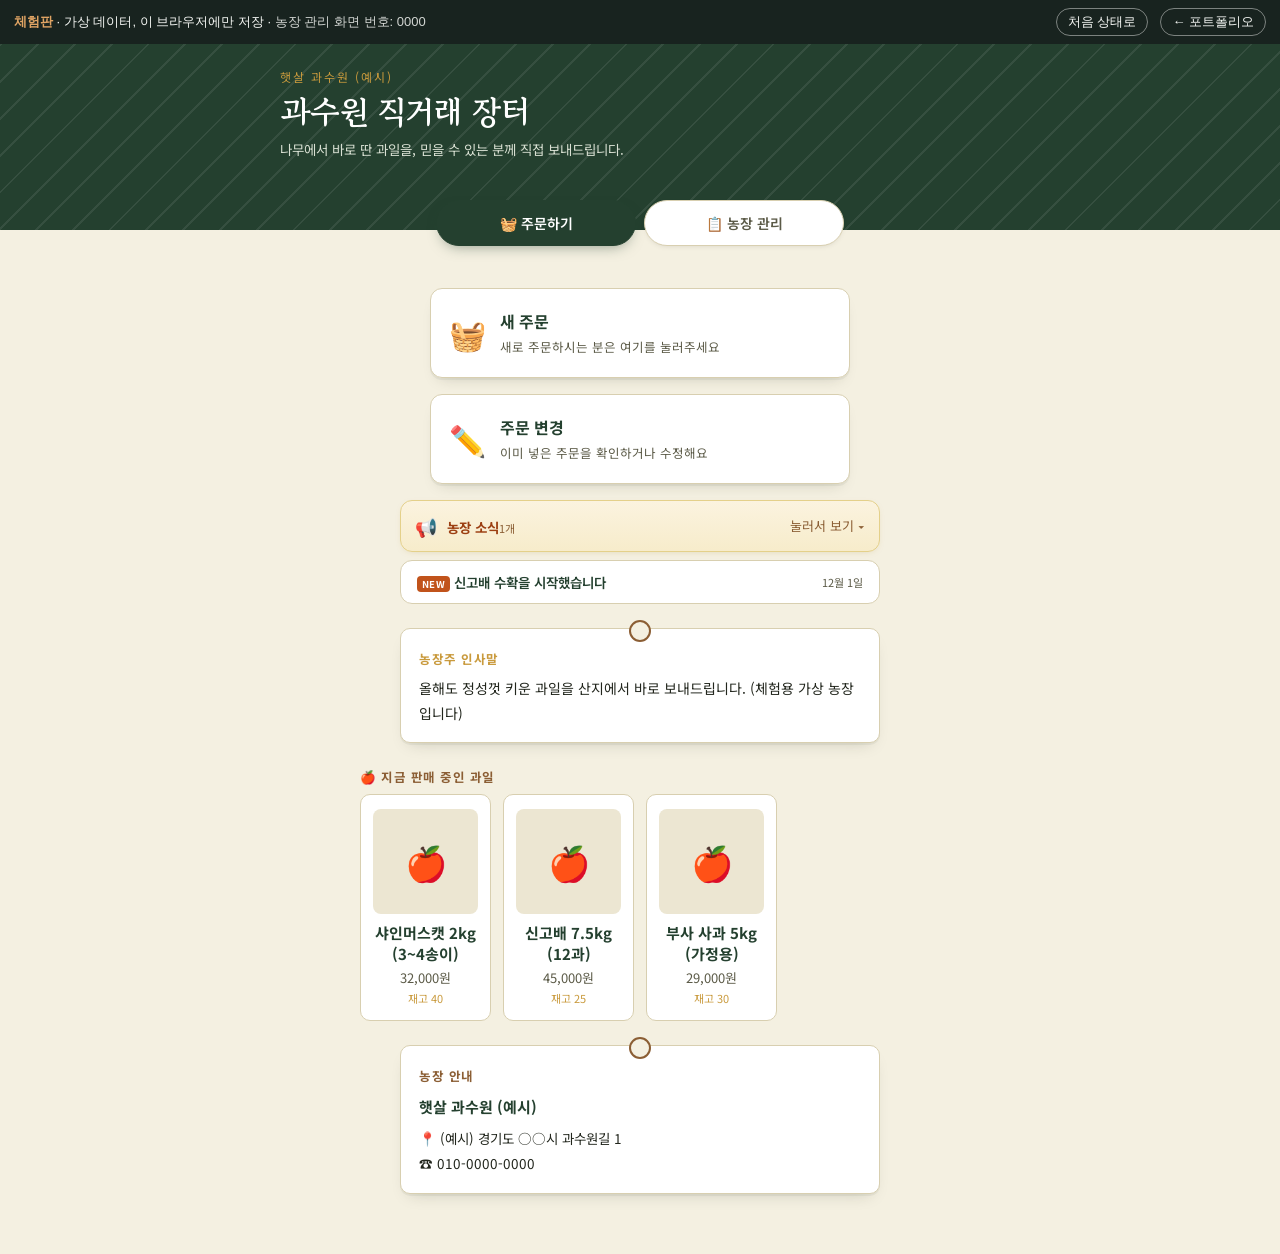
<file: demo/orchard/index.html>
<!DOCTYPE html>
<html lang="ko">
<head>
<meta charset="UTF-8" />
<meta name="viewport" content="width=device-width, initial-scale=1, maximum-scale=1" />
<title>과수원 직거래 장터</title>
<style>
@import url('https://fonts.googleapis.com/css2?family=Gowun+Batang:wght@400;700&family=Noto+Sans+KR:wght@400;500;600;700&display=swap');
:root{
  --bg:#F4F0E1; --bgAlt:#ECE6D2; --ink:#22261D; --inkSoft:#5B5A47;
  --forest:#24402F; --forestDark:#182C20; --persimmon:#C1531B; --persimmonDark:#9C3F12;
  --gold:#C99A3D; --wood:#8B5E34; --line:#D8CFB0; --white:#FFFDF7; --alert:#D63B3B;
}
*{box-sizing:border-box;}
body{margin:0;background:var(--bg);color:var(--ink);font-family:'Noto Sans KR',sans-serif;-webkit-text-size-adjust:100%;overflow-x:hidden;}
h1,.display{font-family:'Gowun Batang',serif;}
.tabular{font-variant-numeric:tabular-nums;}
input,button,select,textarea{font-size:16px;font-family:inherit;}
button{touch-action:manipulation;cursor:pointer;}
input[type="date"],input[type="time"],select{min-height:44px;}

.header{background:var(--forest);color:#fff;padding:24px 16px 56px;position:relative;overflow:hidden;}
.header::before{content:"";position:absolute;inset:0;opacity:.08;background-image:repeating-linear-gradient(135deg,#fff 0 2px,transparent 2px 26px);}
.header.has-photo{padding:34px 16px 64px;min-height:230px;display:flex;align-items:flex-end;}
.header.has-photo::before{display:none;}
.hero-photos{position:absolute;inset:0;z-index:0;}
.hero-photo{position:absolute;inset:0;background-size:cover;background-position:center;opacity:0;animation:heroFade 21s infinite;}
.hero-photo:nth-child(1){animation-delay:0s;}
.hero-photo:nth-child(2){animation-delay:7s;}
.hero-photo:nth-child(3){animation-delay:14s;}
@keyframes heroFade{
  0%{opacity:0;transform:scale(1.0);}
  4%{opacity:1;}
  28%{opacity:1;transform:scale(1.05);}
  33%{opacity:0;transform:scale(1.05);}
  100%{opacity:0;}
}
.hero-overlay{position:absolute;inset:0;z-index:1;background:linear-gradient(180deg, rgba(24,44,32,.12) 0%, rgba(24,44,32,.34) 45%, rgba(24,44,32,.84) 100%);}
.header-inner{max-width:720px;margin:0 auto;position:relative;z-index:2;}
.eyebrow{font-size:12px;letter-spacing:2px;color:var(--gold);margin-bottom:6px;}
.header h1{font-size:clamp(24px,7vw,32px);margin:0;font-weight:700;line-height:1.25;}
.header p{margin-top:8px;color:#D9E0D3;font-size:13.5px;line-height:1.6;}

.tabs-wrap{max-width:720px;margin:-30px auto 0;padding:0 16px;position:relative;z-index:2;}
.tabs{display:flex;gap:8px;justify-content:center;}
.tab-btn{flex:1 1 140px;max-width:200px;display:flex;align-items:center;justify-content:center;gap:6px;padding:12px 16px;min-height:46px;border-radius:999px;border:1px solid var(--line);background:#fff;color:var(--inkSoft);font-weight:600;font-size:14px;box-shadow:0 2px 6px -3px rgba(0,0,0,.15);}
.tab-btn.active{border-color:var(--forest);background:var(--forest);color:#fff;box-shadow:0 6px 14px -6px rgba(36,64,47,.5);}

main{max-width:720px;margin:0 auto;padding:32px 16px 60px;}

.section-label{font-size:12.5px;font-weight:700;color:var(--wood);letter-spacing:.5px;margin-bottom:8px;}
.field{margin-bottom:18px;}
.field-head{display:flex;justify-content:space-between;margin-bottom:6px;}
.field-label{font-size:13.5px;font-weight:600;}
.req{color:var(--persimmon);}
.hint{font-size:11.5px;color:var(--inkSoft);}
.err{font-size:11.5px;color:var(--persimmonDark);margin-top:4px;}
.input{width:100%;box-sizing:border-box;padding:12px 13px;border-radius:8px;border:1px solid var(--line);background:var(--bg);color:var(--ink);outline:none;min-height:44px;}
select.input{background:var(--bg);}

.btn-primary{padding:13px 20px;border-radius:8px;border:none;background:var(--persimmon);color:#fff;font-weight:700;font-size:15px;min-height:46px;box-shadow:0 6px 14px -6px rgba(193,83,27,.55);width:100%;}
.btn-primary:disabled{opacity:.6;}
.btn-forest{padding:13px 20px;border-radius:8px;border:none;background:var(--forest);color:#fff;font-weight:700;font-size:15px;min-height:46px;width:100%;}
.btn-ghost{padding:10px 14px;border-radius:8px;border:1px solid var(--line);background:#fff;color:var(--inkSoft);font-weight:600;font-size:13.5px;min-height:40px;}
.btn-ghost.danger{color:var(--persimmonDark);}

.divider{height:1px;background:var(--line);margin:18px 0;}

.landing{display:flex;flex-direction:column;gap:16px;max-width:420px;margin:10px auto 0;}
.landing-btn{display:flex;align-items:center;gap:14px;padding:20px 18px;border-radius:12px;border:1.5px solid var(--line);background:#fff;text-align:left;box-shadow:0 2px 0 rgba(34,38,29,.05),0 8px 16px -10px rgba(34,38,29,.25);}
.landing-btn .emoji{font-size:30px;}
.landing-btn .title{font-weight:700;font-size:16px;color:var(--forest);}
.landing-btn .desc{font-size:12.5px;color:var(--inkSoft);margin-top:3px;}

.fruit-grid{display:grid;grid-template-columns:repeat(auto-fill,minmax(120px,1fr));gap:12px;}
.fruit-card{cursor:pointer;border-radius:10px;padding:14px 12px;border:1.5px solid var(--line);background:#fff;text-align:center;}
.fruit-card.active{border-color:var(--persimmon);background:#FBEAE0;}
.fruit-card .name{font-weight:700;font-size:15px;color:var(--forest);margin-bottom:4px;}
.fruit-card .price{font-size:13px;color:var(--inkSoft);}
.fruit-card .stock{font-size:11px;color:var(--gold);margin-top:3px;}
.fruit-thumb{width:100%;aspect-ratio:1/1;border-radius:8px;overflow:hidden;margin-bottom:8px;background:var(--bgAlt);display:flex;align-items:center;justify-content:center;}
.fruit-thumb img{width:100%;height:100%;object-fit:cover;}
.fruit-thumb.placeholder{font-size:34px;}
.fruit-thumb-admin{width:56px;height:56px;border-radius:8px;overflow:hidden;background:var(--bgAlt);display:flex;align-items:center;justify-content:center;flex-shrink:0;font-size:24px;}
.fruit-thumb-admin img{width:100%;height:100%;object-fit:cover;}

.qty-row{display:flex;flex-wrap:wrap;align-items:center;gap:12px;}
.stepper{display:flex;align-items:center;border:1px solid var(--line);border-radius:8px;overflow:hidden;}
.stepper button{width:44px;height:44px;border:none;background:var(--bg);font-size:18px;color:var(--forest);}
.stepper input{width:56px;text-align:center;border:none;outline:none;font-size:16px;padding:9px 0;background:#fff;}
.qty-amount{font-weight:700;color:var(--persimmonDark);font-size:16px;}

.delivery-opts{display:flex;flex-wrap:wrap;gap:10px;}
.delivery-opt{flex:1 1 100px;display:flex;align-items:center;justify-content:center;gap:7px;padding:12px 8px;border-radius:9px;border:1.5px solid var(--line);background:#fff;color:var(--inkSoft);font-weight:700;font-size:13.5px;}
.delivery-opt.active{border-color:var(--forest);background:var(--forest);color:#fff;}
.shipping-note{margin-top:10px;font-size:12.5px;color:var(--inkSoft);background:var(--bgAlt);border-radius:8px;padding:8px 12px;}

.gift-toggle{display:flex;align-items:center;gap:8px;cursor:pointer;font-size:14px;color:var(--inkSoft);padding:6px 0;min-height:32px;margin-bottom:18px;}
.gift-toggle input{width:20px;height:20px;flex-shrink:0;}

.box-panel{display:flex;flex-direction:column;gap:14px;background:var(--bgAlt);border-radius:10px;padding:14px;margin-bottom:18px;}
.visit-notice{font-size:13px;line-height:1.6;color:var(--forestDark);background:#E9F0E4;border:1px solid #BFD4B2;border-left:4px solid var(--forest);border-radius:8px;padding:10px 12px;}
.visit-notice b{color:var(--persimmonDark);}
.visit-notice.warn{color:var(--persimmonDark);background:#FBEAE0;border-color:#EBC6B0;border-left-color:var(--persimmon);}
.box-panel .field{margin-bottom:0;}
.two-col{display:flex;flex-wrap:wrap;gap:10px;}
.two-col>div{flex:1 1 130px;}

.cart-item{background:#fff;border:1px solid var(--line);border-radius:10px;padding:12px 14px;margin-bottom:10px;}
.cart-qty-row{display:flex;align-items:center;gap:10px;margin-top:10px;}
.cart-qty-label{font-size:12.5px;color:var(--inkSoft);font-weight:600;}
.stepper-sm button{width:38px;height:38px;font-size:17px;}
.stepper-sm .stepper-val{min-width:46px;text-align:center;font-size:15px;font-weight:700;color:var(--ink);background:#fff;padding:9px 0;}
.stepper button:disabled{opacity:.35;}
.cart-item-top{display:flex;justify-content:space-between;gap:8px;align-items:flex-start;}
.cart-item .badge{display:inline-block;font-size:11px;font-weight:700;border-radius:999px;padding:2px 8px;background:var(--bgAlt);color:var(--forest);margin-top:4px;}

.summary-box{background:#fff;border:1px solid var(--line);border-radius:10px;padding:12px 14px;font-size:13.5px;display:flex;flex-direction:column;gap:6px;}
.summary-row{display:flex;justify-content:space-between;}
.summary-total{font-weight:700;color:var(--persimmonDark);font-size:15px;}

.account-box{background:var(--forestDark);color:#fff;border-radius:10px;padding:14px 16px;display:flex;flex-wrap:wrap;justify-content:space-between;align-items:center;gap:10px;}
.account-box .meta{font-size:12px;color:#B9C6BB;margin-bottom:3px;word-break:break-word;}
.account-box .num{font-size:17px;font-weight:700;letter-spacing:.5px;word-break:break-word;}
.copy-btn{flex-shrink:0;background:rgba(255,255,255,.12);border:none;border-radius:8px;padding:10px 12px;min-height:40px;color:#fff;font-size:12.5px;}

.crate{position:relative;box-sizing:border-box;background:#fff;border:1px solid var(--line);border-radius:10px;padding:20px 18px 16px;box-shadow:0 2px 0 rgba(34,38,29,.05),0 8px 16px -10px rgba(34,38,29,.25);}
.crate::before{content:"";position:absolute;top:-9px;left:50%;transform:translateX(-50%);width:18px;height:18px;border-radius:50%;background:var(--bg);border:2px solid var(--wood);}

.empty-note{font-size:13.5px;color:var(--inkSoft);text-align:center;padding:30px 0;}

.mini-tabs{display:flex;flex-wrap:wrap;gap:8px;margin-bottom:22px;}
.mini-tab{padding:9px 14px;min-height:40px;border-radius:999px;border:1px solid var(--line);background:transparent;color:var(--inkSoft);font-size:13px;font-weight:600;}
.mini-tab.active{border-color:var(--forest);background:var(--forest);color:#fff;}
.count-alert{color:var(--alert);font-weight:800;}
.mini-tab.active .count-alert{color:#FFB4A8;}

.admin-card{background:#fff;border:1px solid var(--line);border-radius:12px;padding:16px;margin-bottom:20px;}
.add-fruit-row{display:flex;flex-wrap:wrap;gap:8px;}
.add-fruit-row input{flex:2 1 160px;}
.add-fruit-row input.num{flex:1 1 110px;}

.fruit-row{background:#fff;border:1px solid var(--line);border-radius:10px;padding:12px 14px;margin-bottom:10px;}
.fruit-row.inactive{opacity:.55;}
.fruit-row-top{display:flex;align-items:center;justify-content:space-between;gap:8px;}
.fruit-row-top .name{font-weight:700;color:var(--forest);font-size:15px;}
.fruit-row-sub{font-size:12.5px;color:var(--inkSoft);margin-top:2px;}
.fruit-row-actions{display:flex;flex-wrap:wrap;gap:8px;margin-top:10px;}

.avail-row{display:flex;flex-wrap:wrap;gap:8px;align-items:center;background:#fff;border:1px solid var(--line);border-radius:10px;padding:10px 12px;margin-bottom:8px;}
.avail-row .d{font-weight:700;color:var(--forest);}

.order-card{background:#fff;border:1px solid var(--line);border-radius:10px;padding:14px;margin-bottom:10px;}
.order-card.modified{border-color:var(--alert);}
.order-card-top{display:flex;flex-wrap:wrap;justify-content:space-between;align-items:flex-start;gap:8px;}
.order-card .meta{font-size:12.5px;color:var(--inkSoft);margin-top:8px;line-height:1.7;}
.msg-thread{margin-top:10px;display:flex;flex-direction:column;gap:6px;}
.msg-bubble{max-width:85%;padding:8px 11px;border-radius:12px;font-size:12.5px;line-height:1.55;white-space:pre-wrap;word-break:break-word;}
.msg-bubble .who{font-size:10.5px;opacity:.7;margin-bottom:2px;}
.msg-buyer{align-self:flex-start;background:var(--bgAlt);color:var(--ink);border-bottom-left-radius:3px;}
.msg-farmer{align-self:flex-end;background:#E9F0E4;color:var(--forestDark);border-bottom-right-radius:3px;}
.msg-empty{font-size:12px;color:var(--inkSoft);font-style:italic;}
.msg-input-row{display:flex;gap:6px;margin-top:8px;}
.msg-input-row textarea{flex:1;resize:vertical;min-height:38px;}
.news-banner{max-width:480px;margin:16px auto 0;background:linear-gradient(180deg,#FBF3DF,#F7ECCB);border:1px solid #E4D08A;border-radius:12px;padding:12px 14px;cursor:pointer;display:flex;align-items:center;gap:10px;box-shadow:0 2px 8px -5px rgba(160,120,20,.4);}
.news-banner .npin{font-size:18px;}
.news-banner .ntxt{flex:1;min-width:0;}
.news-banner .ntitle{font-weight:700;color:var(--persimmonDark);font-size:13.5px;overflow:hidden;text-overflow:ellipsis;white-space:nowrap;}
.news-banner .ndate{font-size:11px;color:var(--wood);margin-top:1px;}
.news-banner .nchev{color:var(--wood);font-size:13px;}
.news-panel{max-width:480px;margin:8px auto 0;background:#fff;border:1px solid var(--line);border-radius:12px;overflow:hidden;}
.news-item{padding:14px 16px;border-bottom:1px solid var(--line);}
.news-item:last-child{border-bottom:none;}
.news-item .nih{font-weight:700;color:var(--forest);font-size:14.5px;}
.news-item .nid{font-size:11.5px;color:var(--inkSoft);margin:2px 0 8px;}
.news-item .nib{font-size:13px;line-height:1.75;color:var(--ink);white-space:pre-wrap;word-break:break-word;}
.news-item img{width:100%;border-radius:8px;margin-top:10px;display:block;}
.news-more{text-align:center;padding:10px;font-size:12.5px;color:var(--wood);cursor:pointer;background:var(--bgAlt);}
.news-new{display:inline-block;font-size:9.5px;font-weight:700;color:#fff;background:var(--persimmon);border-radius:4px;padding:1px 5px;vertical-align:middle;letter-spacing:.3px;}
.news-head-row{display:flex;align-items:center;gap:8px;padding:11px 16px;border-bottom:1px solid var(--line);cursor:pointer;}
.news-head-row:last-child{border-bottom:none;}
.news-head-row .nhr-t{flex:1;min-width:0;font-size:13.5px;font-weight:600;color:var(--forest);overflow:hidden;text-overflow:ellipsis;white-space:nowrap;}
.news-head-row .nhr-d{font-size:11px;color:var(--inkSoft);white-space:nowrap;}
.news-hidden-badge{display:inline-block;font-size:9.5px;font-weight:700;color:var(--inkSoft);background:var(--bgAlt);border:1px solid var(--line);border-radius:4px;padding:1px 5px;vertical-align:middle;}
.order-item-line{font-size:12.5px;color:var(--ink);padding:6px 0;border-top:1px dashed var(--line);}
.modified-badge{display:inline-block;background:var(--alert);color:#fff;font-size:10.5px;font-weight:700;border-radius:999px;padding:2px 8px;margin-left:6px;vertical-align:middle;}

.my-order-item{background:#fff;border:1px solid var(--line);border-radius:10px;padding:14px;margin-bottom:10px;}
.my-order-item .top{display:flex;justify-content:space-between;align-items:center;gap:8px;flex-wrap:wrap;}

.modal-overlay{position:fixed;inset:0;background:rgba(24,38,29,.55);display:flex;align-items:center;justify-content:center;padding:16px;z-index:50;}
.modal{background:var(--white);border-radius:14px;padding:20px;max-width:420px;width:100%;max-height:90vh;overflow:auto;}

.setup-warning{background:#FBEAE0;border:1px solid var(--persimmon);color:var(--persimmonDark);padding:14px 16px;border-radius:10px;margin-bottom:20px;font-size:13px;line-height:1.7;}
@keyframes spin{to{transform:rotate(360deg);}}
.spinner{display:inline-block;width:14px;height:14px;border:2px solid rgba(255,255,255,.4);border-top-color:#fff;border-radius:50%;animation:spin .7s linear infinite;}
</style>
</head>
<body>
<div id="app"></div>
<div id="modal-root"></div>

<script>window.DEMO_BANNER={resetKeys:["orchard-demo-v1"],hint:"농장 관리 화면 번호: 0000"};</script>
<script src="../_shared/banner.js"></script>
<script src="mock.js"></script>
<script>
/* =========================================================
   설정 — APPS_SCRIPT_URL만 본인 것으로 바꿔주세요
   ========================================================= */
const CONFIG = {
  APPS_SCRIPT_URL: "demo",
  ADMIN_PIN: "0000",
  FARM_ADDRESS: "(예시) 경기도 ○○시 과수원길 1",
  SHIPPING_FEE: 4000,
  FREE_SHIPPING_BOX_COUNT: 2,
  POLL_MS: 15000,
};

const uid = () => Date.now().toString(36) + Math.random().toString(36).slice(2, 8);
const won = (n) => (Number(n) || 0).toLocaleString() + "원";
const esc = (s) => String(s ?? "").replace(/[&<>"']/g, (c) => ({ "&": "&amp;", "<": "&lt;", ">": "&gt;", '"': "&quot;", "'": "&#39;" }[c]));
const digits = (s) => String(s || "").replace(/\D/g, "");
// 전화번호 비교용 정규화: 맨앞 0이 있든 없든 동일하게 취급
// (예전에 숫자로 저장돼 앞 0이 사라진 데이터도 매칭되도록)
const phoneKey = (s) => { let d = digits(s); return d.replace(/^0+/, ""); };
const methodLabel = (m) => m === "pickup" ? "🚗 농장 방문 수령/픽업" : m === "church" ? "🎁 직접 전달/맞춤 배달" : "🚚 택배 배송";
// 과일 판매 상태: 시작일이 없거나 오늘이거나 지났으면 판매중, 미래면 예정
function _todayStr(){ const d=new Date(); return d.getFullYear()+"-"+String(d.getMonth()+1).padStart(2,"0")+"-"+String(d.getDate()).padStart(2,"0"); }
function isOnSale(f){ return f.active && (!f.saleStartDate || f.saleStartDate <= _todayStr()); }
function isUpcoming(f){ return f.active && f.saleStartDate && f.saleStartDate > _todayStr(); }
function fmtSaleDate(s){ if(!s) return ""; const p=s.split("-"); return p.length===3?`${parseInt(p[1])}월 ${parseInt(p[2])}일`:s; }
// 어떤 형태로 들어와도 "YYYY-MM-DD"로 정규화.
// 서버가 재배포 전이라 "Wed Jul 22 2026 00:00:00 GMT+0900 (한국 표준시)" 같은
// 깨진 문자열을 보내도 여기서 안전하게 날짜만 뽑아냄.
function normDate(s){
  if(!s) return "";
  const str=String(s).trim();
  // 이미 2026-07-22 형태
  let m=str.match(/^(\d{4})-(\d{1,2})-(\d{1,2})/);
  if(m){ return m[1]+"-"+String(+m[2]).padStart(2,"0")+"-"+String(+m[3]).padStart(2,"0"); }
  // 2026.7.22 형태
  m=str.match(/^(\d{4})[.\/](\d{1,2})[.\/](\d{1,2})/);
  if(m){ return m[1]+"-"+String(+m[2]).padStart(2,"0")+"-"+String(+m[3]).padStart(2,"0"); }
  // "Wed Jul 22 2026 ..." 형태: 월 이름·일·연도를 직접 뽑아 타임존 변환 오차 방지
  const MON={Jan:1,Feb:2,Mar:3,Apr:4,May:5,Jun:6,Jul:7,Aug:8,Sep:9,Oct:10,Nov:11,Dec:12};
  m=str.match(/\b([A-Z][a-z]{2})\s+(\d{1,2})\s+(\d{4})\b/);
  if(m && MON[m[1]]){ return m[3]+"-"+String(MON[m[1]]).padStart(2,"0")+"-"+String(+m[2]).padStart(2,"0"); }
  // 최후 수단: JS Date 파싱
  const d=new Date(str);
  if(!isNaN(d.getTime())){ return d.getFullYear()+"-"+String(d.getMonth()+1).padStart(2,"0")+"-"+String(d.getDate()).padStart(2,"0"); }
  return str;
}
// 시간 문자열 정규화: "09:00" 또는 깨진 "Sat Dec 30 1899 12:00:00 ..." → "HH:mm"
function normTime(s){
  if(!s) return "";
  const str=String(s).trim();
  let m=str.match(/(\d{1,2}):(\d{2})/);
  if(m){ return String(+m[1]).padStart(2,"0")+":"+m[2]; }
  return str;
}
// "2026-07-10"(또는 깨진 값) → "2026.7.10(수)" 형태로 표기
const _WD=["일","월","화","수","목","금","토"];
function fmtKDate(s){ const n=normDate(s); const p=n.split("-"); if(p.length!==3) return n; const y=+p[0],m=+p[1],d=+p[2]; const wd=_WD[new Date(y,m-1,d).getDay()]; return `${y}.${m}.${d}(${wd})`; }

// 장바구니에 담기 전 "지금 담는 항목" 편집 폼
const EMPTY_ITEM = () => ({
  fruitId: "", qty: 1,
  deliveryMethod: "delivery",
  address: "",
  visitDate: "", visitTime: "", visitPhone: "",
  churchDate: "",
  isGift: false, receiverName: "", receiverPhone: "", giftArrivalDate: "",
  errors: {},
});

let STATE = {
  view: "order",
  orderStep: "landing", // landing → identify → editList → build(담기+장바구니) → done
  identifyMode: "new",
  identify: { name: "", phone: "", error: "" },
  buyer: { name: "", phone: "", referrer: "" },
  buyerForm: { name: "", phone: "", referrer: "", err: false },
  requestNote: "",         // 새 주문 시 농장주께 요청/문의 (첫 메시지)
  msgDraft: {},            // {orderId: "작성 중 텍스트"} 주문자 추가 메시지
  replyDraft: {},          // {orderId: "작성 중 텍스트"} 관리자 답글
  msgSending: {},          // {orderId: true} 전송 중 표시
  news: [],                // 농장 소식 [{id,title,body,image,createdAt}]
  openNewsId: null,        // 대문에서 펼쳐 보는 소식
  newsForm: { title: "", body: "", image: "" }, // 관리자 소식 작성
  cart: [],
  item: EMPTY_ITEM(),
  editingItemId: null,     // 장바구니 안에서 특정 항목 수정 중
  myOrders: [],
  editingOrderId: null,    // 기존 제출 주문을 통째로 다시 편집 중
  editingCreatedAt: null,
  submitting: false,
  doneMode: "new",
  showDoneNotice: false,
  copied: false,
  adminUnlocked: false,
  pinInput: "",
  pinError: false,
  fruits: [],
  orders: [],
  account: { bank: "", number: "", holder: "", phone: "" },
  businessName: "",
  greeting: "",
  farmPhone: "",
  farmAddress: "",
  smsTemplate: "",
  smsTemplateDelay: "",
  smsDefault: "normal",
  notifyEmail: "",
  landingPhotos: ["", "", ""], // 대문화면 배경사진 최대 3장
  availability: [], // [{id, date, start, end}]
  loaded: false,
  loadError: "",
  saveError: "",
  adminTab: "orders",
  workSub: "delivery",
  fruitForm: { name: "", price: "", stock: "", image: "", saleStartDate: "" },
  accountForm: null,
  availForm: { date: "", start: "09:00", end: "18:00" },
  editFruit: null, // 과일 수정 모달 대상
  editOrderItem: null, // 관리자 주문 품목 수정 모달 {orderId, itemId, ...필드}
};

function setState(patch){ STATE = { ...STATE, ...patch }; render(); }
function setStateSilent(patch){ STATE = { ...STATE, ...patch }; }
function setItem(patch){ STATE.item = { ...STATE.item, ...patch }; render(); }

/* ---------------- API ---------------- */
// 응답이 영영 안 와서 화면이 멈추는 것을 막기 위해 시간 제한을 둠
async function fetchWithTimeout(url, opts, ms){
  const ctrl = (typeof AbortController!=="undefined") ? new AbortController() : null;
  const timer = setTimeout(()=>{ try{ ctrl && ctrl.abort(); }catch(e){} }, ms||20000);
  try{
    return await fetch(url, Object.assign({}, opts||{}, ctrl?{signal:ctrl.signal}:{}));
  } finally { clearTimeout(timer); }
}
async function apiGet(){ return MOCK.get(); }
async function apiPost(body){ return MOCK.post(body); }
async function loadAll(silent){
  if(CONFIG.APPS_SCRIPT_URL.indexOf("PASTE_YOUR")===0 || !CONFIG.APPS_SCRIPT_URL){
    setState({ loaded:true, loadError:"SETUP_NEEDED" }); return;
  }
  try{
    const data = await apiGet();
    const orders = (data.orders||[]).map(o=>{
      const items=(o.items||[]).map((it,idx)=>({ ...it, itemId: it.itemId || (o.id+"-"+idx) }));
      return { ...o, items, messages: Array.isArray(o.messages)?o.messages:[], cancelRequested: o.cancelRequested===true||o.cancelRequested==="TRUE" };
    });
    const patch = {
      fruits: data.fruits||[], orders,
      account: data.account||STATE.account,
      businessName: data.businessName!==undefined?data.businessName:STATE.businessName,
      greeting: data.greeting!==undefined?data.greeting:STATE.greeting,
      farmPhone: data.farmPhone!==undefined?data.farmPhone:STATE.farmPhone,
      farmAddress: data.farmAddress!==undefined?data.farmAddress:STATE.farmAddress,
      smsTemplate: data.smsTemplate!==undefined?data.smsTemplate:STATE.smsTemplate,
      smsTemplateDelay: data.smsTemplateDelay!==undefined?data.smsTemplateDelay:STATE.smsTemplateDelay,
      smsDefault: data.smsDefault!==undefined?data.smsDefault:STATE.smsDefault,
      notifyEmail: data.notifyEmail!==undefined?data.notifyEmail:STATE.notifyEmail,
      landingPhotos: [data.landingPhoto1||"", data.landingPhoto2||"", data.landingPhoto3||""],
      availability: (data.availability||[]).map(a=>({ ...a, date: normDate(a.date), start: normTime(a.start), end: normTime(a.end) })),
      news: (data.news||[]).map(n=>({ ...n, active: n.active!==false })).sort((a,b)=>new Date(b.createdAt||0)-new Date(a.createdAt||0)),
      loaded:true, loadError:"",
    };
    const typing = document.activeElement && /^(INPUT|TEXTAREA|SELECT)$/.test(document.activeElement.tagName);
    if(silent && typing) setStateSilent(patch); else setState(patch);
  }catch(e){
    const aborted = e && (e.name==="AbortError");
    // 첫 로딩(또는 아직 데이터를 못 받은 상태)에서는 반드시 안내를 띄움
    if(!silent || !STATE.loaded){
      setState({ loaded:true, loadError: aborted
        ? "서버 응답이 너무 느려요. 인터넷 상태를 확인하고 새로고침해주세요."
        : "데이터를 불러오지 못했어요. 잠시 후 다시 시도해주세요." });
    }
  }
}

render();   // 데이터를 기다리지 않고 화면부터 먼저 그림 (응답이 늦어도 백지가 안 되도록)
loadAll();
setInterval(()=>{ if(STATE.view==="order") loadAll(true); }, CONFIG.POLL_MS);
document.addEventListener("visibilitychange", ()=>{ if(document.visibilityState==="visible" && STATE.view==="order") loadAll(true); });

/* ---------------- helpers ---------------- */
function fruitById(id){ return STATE.fruits.find(f=>f.id===id); }
function itemAmount(it){ const f=fruitById(it.fruitId); return f? f.price*it.qty : 0; }
function itemShipping(it){ return it.deliveryMethod==="delivery" ? (it.qty>=CONFIG.FREE_SHIPPING_BOX_COUNT?0:CONFIG.SHIPPING_FEE) : 0; }
function itemTotal(it){ return itemAmount(it)+itemShipping(it); }
function cartTotal(){ return STATE.cart.reduce((s,it)=>s+itemTotal(it),0); }
// 특정 날짜의 상주 시간대 목록
function windowsForDate(date){ return STATE.availability.filter(a=>a.date===date); }
function availableDates(){ return [...new Set(STATE.availability.map(a=>a.date))].sort(); }
// 30분 간격 시간 옵션 생성 (start~end)
function timeSlots(date){
  const wins = windowsForDate(date);
  const slots = [];
  wins.forEach(w=>{
    const [sh,sm]=w.start.split(":").map(Number);
    const [eh,em]=w.end.split(":").map(Number);
    let t=sh*60+sm; const end=eh*60+em;
    while(t<=end){ const hh=String(Math.floor(t/60)).padStart(2,"0"); const mm=String(t%60).padStart(2,"0"); slots.push(hh+":"+mm); t+=30; }
  });
  return [...new Set(slots)].sort();
}
// 등록된 모든 상주 시간대를 합쳐 30분 단위 슬롯으로 (날짜와 무관하게 시간 선택용)
function allTimeSlots(){
  const slots=[];
  STATE.availability.forEach(w=>{
    if(!w.start||!w.end) return;
    const [sh,sm]=String(w.start).split(":").map(Number);
    const [eh,em]=String(w.end).split(":").map(Number);
    if(isNaN(sh)||isNaN(eh)) return;
    let t=sh*60+(sm||0); const end=eh*60+(em||0);
    while(t<=end){ const hh=String(Math.floor(t/60)).padStart(2,"0"); const mm=String(t%60).padStart(2,"0"); slots.push(hh+":"+mm); t+=30; }
  });
  return [...new Set(slots)].sort();
}

/* ---------------- Render root ---------------- */
function render(){
  const app = document.getElementById("app");
  if(!STATE.loaded){ app.innerHTML = `<div style="min-height:100vh;display:flex;align-items:center;justify-content:center;"><div class="display" style="color:var(--forest);font-size:18px;">과수원 문을 여는 중…</div></div>`; return; }
  if(STATE.loadError==="SETUP_NEEDED"){
    app.innerHTML = `<div style="min-height:100vh;display:flex;align-items:center;justify-content:center;padding:20px;"><div class="crate" style="max-width:420px;"><div class="display" style="font-size:20px;color:var(--forest);margin-bottom:10px;">설정이 필요해요</div><div style="font-size:13.5px;line-height:1.8;color:var(--inkSoft);">index.html 맨 위 <code>CONFIG.APPS_SCRIPT_URL</code> 값을 구글 Apps Script 웹 앱 URL로 바꿔주세요. 설치 가이드를 참고해주세요.</div></div></div>`;
    return;
  }
  const heroPhotos=(STATE.landingPhotos||[]).filter(Boolean);
  const showHero = heroPhotos.length>0 && STATE.view==="order" && STATE.orderStep==="landing";
  app.innerHTML = `
    <div class="header ${showHero?"has-photo":""}">
      ${showHero?`<div class="hero-photos">${heroPhotos.map(src=>`<div class="hero-photo" style="background-image:url('${esc(src)}')"></div>`).join("")}</div><div class="hero-overlay"></div>`:""}
      <div class="header-inner">
      <div class="eyebrow">${STATE.businessName?esc(STATE.businessName):"ORCHARD DIRECT"}</div>
      <h1>과수원 직거래 장터</h1>
      <p>나무에서 바로 딴 과일을, 믿을 수 있는 분께 직접 보내드립니다.</p>
    </div></div>
    <div class="tabs-wrap"><div class="tabs">
      <button class="tab-btn ${STATE.view==="order"?"active":""}" data-action="setView" data-v="order">🧺 주문하기</button>
      <button class="tab-btn ${STATE.view==="admin"?"active":""}" data-action="setView" data-v="admin">📋 농장 관리</button>
    </div></div>
    <main>
      ${STATE.loadError && STATE.loadError!=="SETUP_NEEDED"?`<div class="setup-warning">${esc(STATE.loadError)} <button class="btn-ghost" style="margin-top:8px;width:100%;" data-action="retryLoad">다시 시도</button></div>`:""}
      ${(!STATE.loaded && !STATE.loadError)?`<div class="empty-note">불러오는 중이에요…</div>`:""}
      ${STATE.saveError?`<div class="setup-warning">${esc(STATE.saveError)}</div>`:""}
      ${STATE.view==="order"?renderOrderArea():renderAdminArea()}
    </main>`;
  renderModal();
  bindEvents();
}

/* ---------------- Order area ---------------- */
function renderOrderArea(){
  if(STATE.orderStep==="landing") return renderLanding();
  if(STATE.orderStep==="identify") return renderIdentify();
  if(STATE.orderStep==="editList") return renderEditList();
  if(STATE.orderStep==="done") return renderDone();
  return renderBuild();
}

function renderNewsSection(){
  // 주문자 화면에는 "공개(활성)" 상태인 소식만 보임
  const news=(STATE.news||[]).filter(n=>n.active!==false);
  if(!news.length) return "";
  const open=STATE.openNewsId;
  const dateStr=(iso)=>{ const d=new Date(iso); return isNaN(d)?"":d.toLocaleDateString("ko-KR",{month:"long",day:"numeric"}); };
  // 접힘: 올라온 소식 제목을 모두 목록으로 표시
  if(!open){
    return `<div class="news-banner" data-action="toggleNews" data-id="open">
      <span class="npin">📢</span>
      <span class="ntxt"><span class="ntitle">농장 소식</span><span class="ndate">${news.length}개</span></span>
      <span class="nchev">눌러서 보기 ▾</span>
    </div>
    <div class="news-panel">
      ${news.map((n,i)=>`<div class="news-head-row" data-action="toggleNews" data-id="open">
        <span class="nhr-t">${i===0?`<span class="news-new">NEW</span> `:""}${esc(n.title||"농장 소식")}</span>
        <span class="nhr-d">${dateStr(n.createdAt)}</span>
      </div>`).join("")}
    </div>`;
  }
  // 펼침: 올라온 소식 전체를 최신순으로 모두 표시 (사진은 lazy 로딩)
  return `<div class="news-banner" data-action="toggleNews" data-id="close">
      <span class="npin">📢</span>
      <span class="ntxt"><span class="ntitle">농장 소식</span><span class="ndate">${news.length}개</span></span>
      <span class="nchev">접기 ▴</span>
    </div>
    <div class="news-panel">
      ${news.map((n,i)=>`<div class="news-item">
        <div class="nih">${i===0?`<span class="news-new">NEW</span> `:""}${esc(n.title||"농장 소식")}</div>
        <div class="nid">${dateStr(n.createdAt)}</div>
        ${n.body?`<div class="nib">${esc(n.body)}</div>`:""}
        ${n.image?`<img src="${esc(n.image)}" alt="농장 소식 사진" loading="lazy"/>`:""}
      </div>`).join("")}
    </div>`;
}
function renderLanding(){
  const addr = STATE.farmAddress || CONFIG.FARM_ADDRESS;
  const onSale = STATE.fruits.filter(isOnSale);
  const upcoming = STATE.fruits.filter(isUpcoming).sort((a,b)=>(a.saleStartDate||"").localeCompare(b.saleStartDate||""));
  return `
    <div class="landing">
      <button class="landing-btn" data-action="startNew"><span class="emoji">🧺</span><span><span class="title">새 주문</span><br/><span class="desc">새로 주문하시는 분은 여기를 눌러주세요</span></span></button>
      <button class="landing-btn" data-action="startEdit"><span class="emoji">✏️</span><span><span class="title">주문 변경</span><br/><span class="desc">이미 넣은 주문을 확인하거나 수정해요</span></span></button>
    </div>

    ${renderNewsSection()}

    ${STATE.greeting?`
      <div class="crate" style="max-width:480px;margin:24px auto 0;">
        <div class="section-label" style="color:var(--gold);">농장주 인사말</div>
        <div style="font-size:14px;line-height:1.8;color:var(--ink);white-space:pre-wrap;">${esc(STATE.greeting)}</div>
      </div>`:""}

    ${onSale.length?`
      <div style="max-width:560px;margin:24px auto 0;">
        <div class="section-label">🍎 지금 판매 중인 과일</div>
        <div class="fruit-grid">
          ${onSale.map(fr=>`<div class="fruit-card">
            ${fr.image?`<div class="fruit-thumb"><img src="${esc(fr.image)}" alt="${esc(fr.name)}" loading="lazy"/></div>`:`<div class="fruit-thumb placeholder">🍎</div>`}
            <div class="name">${esc(fr.name)}</div>
            <div class="price tabular">${won(fr.price)}</div>
            ${typeof fr.stock==="number"?`<div class="stock">재고 ${fr.stock}</div>`:""}
          </div>`).join("")}
        </div>
      </div>`:""}

    ${upcoming.length?`
      <div style="max-width:560px;margin:24px auto 0;">
        <div class="section-label" style="color:var(--gold);">🌱 곧 판매 예정</div>
        <div class="fruit-grid">
          ${upcoming.map(fr=>`<div class="fruit-card" style="opacity:.9;">
            ${fr.image?`<div class="fruit-thumb"><img src="${esc(fr.image)}" alt="${esc(fr.name)}" loading="lazy"/></div>`:`<div class="fruit-thumb placeholder">🌱</div>`}
            <div class="name">${esc(fr.name)}</div>
            <div class="price tabular">${won(fr.price)}</div>
            <div style="font-size:11px;color:var(--persimmonDark);font-weight:700;margin-top:3px;">${fmtSaleDate(fr.saleStartDate)}부터</div>
          </div>`).join("")}
        </div>
      </div>`:""}

    <div class="crate" style="max-width:480px;margin:24px auto 0;">
      <div class="section-label">농장 안내</div>
      <div style="font-size:13.5px;line-height:1.9;color:var(--ink);">
        ${STATE.businessName?`<div style="font-weight:700;color:var(--forest);font-size:15px;margin-bottom:4px;">${esc(STATE.businessName)}</div>`:""}
        📍 ${esc(addr)}<br/>
        ${STATE.farmPhone?`☎ ${esc(STATE.farmPhone)}`:""}
      </div>
    </div>
  `;
}

function renderIdentify(){
  const idn=STATE.identify; const isNew=STATE.identifyMode==="new";
  return `<div style="display:flex;justify-content:center;padding:6px 0 30px;">
    <div class="crate" style="width:100%;max-width:360px;">
      <div class="display" style="font-size:18px;color:var(--forest);margin-bottom:4px;">${isNew?"주문자 정보":"내 주문 찾기"}</div>
      <div style="font-size:12.5px;color:var(--inkSoft);margin-bottom:16px;">${isNew?"성함과 연락처를 입력해주세요.":"주문하실 때 입력한 성함과 연락처를 입력해주세요."}</div>
      <div class="field"><div class="field-head"><label class="field-label">이름 <span class="req">*</span></label></div><input class="input" data-bind="idName" placeholder="성함" value="${esc(idn.name)}" /></div>
      <div class="field"><div class="field-head"><label class="field-label">연락처 <span class="req">*</span></label></div><input class="input" type="tel" inputmode="tel" data-bind="idPhone" placeholder="010-0000-0000" value="${esc(idn.phone)}" /></div>
      ${idn.error?`<div class="err" style="margin-bottom:10px;">${esc(idn.error)}</div>`:""}
      <button class="btn-primary" data-action="${isNew?"identifyNext":"lookupOrders"}">${isNew?"다음":"내 주문 조회"}</button>
      <button class="btn-ghost" style="width:100%;margin-top:10px;" data-action="backToLanding">← 처음으로</button>
    </div></div>`;
}

function needsReply(msgs){
  const list=Array.isArray(msgs)?msgs:[];
  if(!list.length) return false;
  return list[list.length-1].from==="buyer";
}
function renderThread(msgs){
  const list=Array.isArray(msgs)?msgs:[];
  if(!list.length) return `<div class="msg-empty">아직 주고받은 메시지가 없어요.</div>`;
  return `<div class="msg-thread">${list.map(m=>{
    const mine=m.from==="buyer";
    const who=mine?"나(주문자)":"🧑‍🌾 농장주";
    const when=m.at?new Date(m.at).toLocaleString("ko-KR",{month:"numeric",day:"numeric",hour:"2-digit",minute:"2-digit"}):"";
    return `<div class="msg-bubble ${mine?"msg-buyer":"msg-farmer"}"><div class="who">${who}${when?" · "+when:""}</div>${esc(m.text)}</div>`;
  }).join("")}</div>`;
}
function renderEditList(){
  const list=STATE.myOrders;
  return `<div style="max-width:480px;margin:0 auto;">
    <div class="section-label">내 주문 내역 (${list.length}건)</div>
    ${list.map(o=>{
      const t = (o.items||[]).reduce((s,it)=>s+(it.totalAmount??0),0);
      const kinds = [...new Set((o.items||[]).map(it=>methodLabel(it.deliveryMethod)))].join(", ");
      return `<div class="my-order-item">
        <div class="top">
          <div>
            <div style="font-weight:700;color:var(--forest);">${(o.items||[]).length}개 품목 ${o.modified?`<span class="modified-badge">수정됨</span>`:""}${o.cancelRequested?`<span class="modified-badge">취소 요청됨</span>`:""}</div>
            <div style="font-size:12px;color:var(--inkSoft);margin-top:3px;">${esc(kinds)} · ${new Date(o.createdAt).toLocaleDateString("ko-KR")}</div>
          </div>
          <div class="tabular" style="font-weight:700;color:var(--persimmonDark);">${won(t)}</div>
        </div>
        ${o.cancelRequested
          ? `<div style="margin-top:10px;font-size:12.5px;color:var(--persimmonDark);background:#FBEAE0;border-radius:8px;padding:8px 12px;">취소 요청이 접수됐어요. 농장에서 확인 후 처리해드립니다.</div>`
          : `<div style="display:flex;gap:8px;margin-top:10px;">
              <button class="btn-ghost" style="flex:1;" data-action="editOrder" data-id="${esc(o.id)}">주문 수정</button>
              <button class="btn-ghost danger" style="flex:1;" data-action="requestCancel" data-id="${esc(o.id)}">주문 취소</button>
            </div>`}
        <div class="divider" style="margin:12px 0 6px;"></div>
        <div class="section-label" style="margin-bottom:4px;">💬 농장주와 주고받기</div>
        ${renderThread(o.messages)}
        <div class="msg-input-row">
          <textarea class="input" data-bind="msgDraft" data-id="${esc(o.id)}" rows="1" placeholder="농장주께 메시지 남기기…">${esc(STATE.msgDraft[o.id]||"")}</textarea>
          <button class="btn-ghost" style="white-space:nowrap;" data-action="sendBuyerMsg" data-id="${esc(o.id)}" ${STATE.msgSending[o.id]?"disabled":""}>${STATE.msgSending[o.id]?"…":"보내기"}</button>
        </div>
      </div>`;
    }).join("")}
    <button class="btn-ghost" style="width:100%;margin-top:6px;" data-action="backToLanding">← 처음으로</button>
  </div>`;
}

function renderDone(){
  const edited = STATE.doneMode==="edit";
  return `<div style="display:flex;justify-content:center;padding:10px 0 40px;">
    <div class="crate" style="width:100%;max-width:440px;text-align:center;">
      <div style="font-size:34px;margin-bottom:4px;">🧺</div>
      <div class="display" style="font-size:20px;color:var(--forest);margin-bottom:6px;">${edited?"주문이 수정됐어요":"주문이 접수됐어요"}</div>
      <div style="font-size:13.5px;color:var(--inkSoft);line-height:1.7;margin-bottom:16px;">아래 계좌로 총 <span class="tabular" style="font-weight:700;color:var(--persimmonDark);">${won(STATE._doneTotal||0)}</span> 입금해주시면 준비해서 보내드릴게요.</div>
      ${renderAccountBox()}
      <button class="btn-ghost" style="width:100%;margin-top:16px;" data-action="backToLanding">처음으로</button>
    </div></div>`;
}

/* ---- build step: 과일 담기 + 장바구니 ---- */
function renderBuild(){
  const activeFruits = STATE.fruits.filter(isOnSale);
  if(!activeFruits.length){
    return `<div style="text-align:center;padding:40px 0;color:var(--inkSoft);"><div class="display" style="font-size:20px;color:var(--forest);margin-bottom:8px;">지금은 주문 가능한 과일이 없어요</div><div style="font-size:13.5px;">수확 소식이 올라오면 다시 찾아주세요.</div></div>`;
  }
  const it=STATE.item; const e=it.errors||{};
  if(!it.fruitId) it.fruitId = activeFruits[0].id;
  const editingCartItem = !!STATE.editingItemId;
  const amount=itemAmount(it), shipping=itemShipping(it);
  const dates = availableDates();

  return `
    ${STATE.buyer.name?`<div style="font-size:12.5px;color:var(--inkSoft);margin-bottom:16px;">${esc(STATE.buyer.name)}님 (${esc(STATE.buyer.phone)}) ${STATE.editingOrderId?"· 기존 주문 수정 중":""}</div>`:`<div style="font-size:13px;color:var(--forest);font-weight:700;margin-bottom:16px;">🧺 원하시는 과일을 담아주세요</div>`}

    ${STATE.cart.length?`
      <div class="section-label">장바구니 (${STATE.cart.length})</div>
      ${STATE.cart.map(ci=>{
        const f=fruitById(ci.fruitId);
        const beingEdited = STATE.editingItemId===ci._id;
        return `<div class="cart-item" style="${beingEdited?"border-color:var(--forest);box-shadow:0 0 0 2px rgba(36,64,47,.12);":""}">
          <div class="cart-item-top">
            <div style="min-width:0;">
              <div style="font-weight:700;color:var(--forest);">${esc(f?f.name:"?")}${beingEdited?` <span class="modified-badge">아래에서 수정 중</span>`:""}</div>
              <div class="badge">${methodLabel(ci.deliveryMethod)}${ci.isGift?" · 🎁 선물":""}</div>
            </div>
            <div class="tabular" style="font-weight:700;color:var(--persimmonDark);white-space:nowrap;">${won(itemTotal(ci))}</div>
          </div>
          <div class="cart-qty-row">
            <span class="cart-qty-label">수량</span>
            <div class="stepper stepper-sm">
              <button data-action="cartQtyMinus" data-id="${esc(ci._id)}" ${ci.qty<=1?"disabled":""}>−</button>
              <span class="tabular stepper-val">${ci.qty}</span>
              <button data-action="cartQtyPlus" data-id="${esc(ci._id)}">＋</button>
            </div>
          </div>
          <div style="display:flex;gap:8px;margin-top:10px;">
            <button class="btn-ghost" style="font-size:12px;padding:6px 10px;" data-action="editCartItem" data-id="${esc(ci._id)}">수령방법·선물 수정</button>
            <button class="btn-ghost danger" style="font-size:12px;padding:6px 10px;" data-action="removeCartItem" data-id="${esc(ci._id)}">빼기</button>
          </div>
        </div>`;
      }).join("")}
      <div class="divider"></div>
    `:""}

    <div class="section-label" id="itemEditAnchor">${editingCartItem?"✏️ 항목 수정 중":"과일 담기"}</div>
    <div class="fruit-grid">
      ${activeFruits.map(fr=>`<div class="fruit-card ${fr.id===it.fruitId?"active":""}" data-action="pickFruit" data-id="${esc(fr.id)}">
        ${fr.image?`<div class="fruit-thumb"><img src="${esc(fr.image)}" alt="${esc(fr.name)}" loading="lazy"/></div>`:`<div class="fruit-thumb placeholder">🍎</div>`}
        <div class="name">${esc(fr.name)}</div>
        <div class="price tabular">${won(fr.price)}</div>
        ${typeof fr.stock==="number"?`<div class="stock">재고 ${fr.stock}</div>`:""}
      </div>`).join("")}
    </div>
    ${e.fruitId?`<div class="err">${e.fruitId}</div>`:""}

    <div class="field" style="margin-top:18px;">
      <div class="field-head"><label class="field-label">수량 <span class="req">*</span></label></div>
      <div class="qty-row">
        <div class="stepper"><button data-action="itemQtyMinus">−</button><input class="tabular" data-bind="itemQty" type="number" min="1" value="${it.qty}" /><button data-action="itemQtyPlus">＋</button></div>
        <div class="qty-amount tabular">${won(amount)}</div>
      </div>
    </div>

    <div class="field">
      <div class="section-label">수령 방법</div>
      <div class="delivery-opts">
        <button class="delivery-opt ${it.deliveryMethod==="delivery"?"active":""}" data-action="itemDelivery" data-v="delivery">🚚 택배 배송</button>
        <button class="delivery-opt ${it.deliveryMethod==="pickup"?"active":""}" data-action="itemDelivery" data-v="pickup">🚗 방문 수령/픽업</button>
        <button class="delivery-opt ${it.deliveryMethod==="church"?"active":""}" data-action="itemDelivery" data-v="church">🎁 직접 전달/맞춤 배달</button>
      </div>
      ${it.deliveryMethod==="delivery"?`<div class="shipping-note">택배비: 1박스 ${won(CONFIG.SHIPPING_FEE)} · ${CONFIG.FREE_SHIPPING_BOX_COUNT}박스 이상 무료 — 이 품목 <strong style="color:${shipping===0?"var(--forest)":"var(--persimmonDark)"};">${shipping===0?"무료 배송":won(shipping)}</strong></div>`:""}
    </div>

    ${it.deliveryMethod==="delivery"?`
      <div class="field"><div class="field-head"><label class="field-label">주소</label><span class="hint">선택사항</span></div><input class="input" data-bind="itemAddress" placeholder="배송받으실 주소" value="${esc(it.address)}" /></div>
      <div class="field"><div class="field-head"><label class="field-label">받으실 날짜</label><span class="hint">선택사항</span></div><input class="input" type="date" data-bind="itemGiftArrival" value="${esc(it.giftArrivalDate)}" /></div>`:""}

    ${it.deliveryMethod==="pickup"?renderVisitFields(it,e,dates):""}

    ${it.deliveryMethod==="church"?`
      <div class="box-panel">
        <div style="font-size:13px;color:var(--forest);font-weight:700;">🎁 농장에서 원하시는 곳으로 직접 전달해드려요.</div>
        <div class="field"><div class="field-head"><label class="field-label">받으실 곳 <span class="req">*</span></label></div><input class="input" data-bind="itemAddress" placeholder="예: ○○교회 본당 앞, △△아파트 경비실" value="${esc(it.address)}" />${e.address?`<div class="err">${e.address}</div>`:""}</div>
        <div class="field"><div class="field-head"><label class="field-label">수령 날짜 <span class="req">*</span></label></div><input class="input" type="date" data-bind="itemChurchDate" value="${esc(it.churchDate)}" />${e.churchDate?`<div class="err">${e.churchDate}</div>`:""}</div>
      </div>`:""}

    <label class="gift-toggle"><input type="checkbox" data-bind="itemIsGift" ${it.isGift?"checked":""}/> 🎁 선물이에요 (받는 분이 따로 있어요)</label>
    ${it.isGift?`
      <div class="box-panel">
        <div class="field"><div class="field-head"><label class="field-label">수령자 성함 <span class="req">*</span></label></div><input class="input" data-bind="itemReceiverName" placeholder="선물 받으실 분" value="${esc(it.receiverName)}" />${e.receiverName?`<div class="err">${e.receiverName}</div>`:""}</div>
        <div class="field"><div class="field-head"><label class="field-label">수령자 연락처</label><span class="hint">선택사항</span></div><input class="input" type="tel" inputmode="tel" data-bind="itemReceiverPhone" placeholder="010-0000-0000" value="${esc(it.receiverPhone)}" /></div>
      </div>`:""}

    <button class="btn-forest" data-action="addToCart">${editingCartItem?"항목 저장":"＋ 장바구니에 담기"}</button>
    ${editingCartItem?`<button class="btn-ghost" style="width:100%;margin-top:10px;" data-action="cancelCartEdit">담기 취소</button>`:""}

    ${STATE.cart.length?`
      <div class="divider"></div>
      <div class="section-label">결제 금액</div>
      <div class="summary-box">
        ${STATE.cart.map(ci=>{const f=fruitById(ci.fruitId);return `<div class="summary-row"><span>${esc(f?f.name:"?")} × ${ci.qty} (${methodLabel(ci.deliveryMethod).replace(/^[^ ]+ /,"")})</span><span class="tabular">${won(itemTotal(ci))}</span></div>`;}).join("")}
        <div style="height:1px;background:var(--line);margin:2px 0;"></div>
        <div class="summary-row summary-total"><span>합계</span><span class="tabular">${won(cartTotal())}</span></div>
      </div>
      <div class="field" style="margin-top:16px;"><div class="section-label">입금 계좌</div>${renderAccountBox()}</div>

      ${!STATE.buyer.name?`
        <div class="divider"></div>
        <div class="section-label">주문자 정보</div>
        <div class="field"><div class="field-head"><label class="field-label">이름 <span class="req">*</span></label></div><input class="input" data-bind="buyerName" placeholder="주문자 성함" value="${esc(STATE.buyerForm.name)}" />${STATE.buyerForm.err&&!STATE.buyerForm.name.trim()?`<div class="err">이름을 입력해주세요.</div>`:""}</div>
        <div class="field"><div class="field-head"><label class="field-label">연락처 <span class="req">*</span></label></div><input class="input" type="tel" inputmode="tel" data-bind="buyerPhone" placeholder="010-0000-0000" value="${esc(STATE.buyerForm.phone)}" />${STATE.buyerForm.err&&!digits(STATE.buyerForm.phone)?`<div class="err">연락처를 입력해주세요.</div>`:""}</div>
        <div class="field"><div class="field-head"><label class="field-label">소개해주신 분</label><span class="hint">선택 · 안 적으셔도 돼요</span></div><input class="input" data-bind="buyerReferrer" placeholder="예) 김철수님" value="${esc(STATE.buyerForm.referrer)}" /></div>
        <div class="field"><div class="field-head"><label class="field-label">농장주께 요청/문의</label><span class="hint">선택 · 나중에 답을 받을 수 있어요</span></div><textarea class="input" data-bind="requestNote" rows="2" placeholder="예) 23일 오후에 찾으러 갈게요 / 무른 건 빼주세요" style="resize:vertical;">${esc(STATE.requestNote)}</textarea></div>
      `:""}

      <button class="btn-primary" data-action="submitOrder" ${STATE.submitting?"disabled":""}>${STATE.submitting?`<span class="spinner"></span> ${STATE.editingOrderId?"저장 중…":"접수 중…"}`:`${STATE.editingOrderId?"수정 내용 저장":"주문 완료하기"} (${won(cartTotal())})`}</button>
      ${STATE.editingOrderId?`<button class="btn-ghost" style="width:100%;margin-top:10px;" data-action="cancelOrderEdit">수정 취소</button>`:""}
    `:`<div class="empty-note">과일을 담으면 여기에 장바구니와 결제 정보가 나타나요.</div>`}
  `;
}

function renderVisitFields(it,e,dates){
  // 상주 일정이 등록돼 있으면 그 날짜/시간만 선택지로 제공
  const hasWindows = dates.length>0;
  // 방문 시간: 날짜와 무관하게 등록된 모든 상주 시간대를 합쳐 별도 선택
  const allSlots = allTimeSlots();
  return `<div class="box-panel">
    <div style="font-size:13px;color:var(--forest);font-weight:700;">📍 과수원 주소: ${esc(CONFIG.FARM_ADDRESS)}</div>
    ${hasWindows?`
      <div class="visit-notice">📅 <b>농장주 상주일에만</b> 방문하실 수 있어요. 아래 목록에서 골라주세요.</div>
      <div class="field"><div class="field-head"><label class="field-label">방문 날짜 <span class="req">*</span></label></div>
        <select class="input" data-bind="itemVisitDate">
          <option value="">날짜 선택</option>
          ${dates.map(d=>`<option value="${d}" ${it.visitDate===d?"selected":""}>${fmtKDate(d)}</option>`).join("")}
        </select>${e.visitDate?`<div class="err">${e.visitDate}</div>`:""}</div>
      <div class="field"><div class="field-head"><label class="field-label">방문 시간 <span class="req">*</span></label><span class="hint">30분 단위</span></div>
        <select class="input" data-bind="itemVisitTime">
          <option value="">시간 선택</option>
          ${allSlots.map(s=>`<option value="${s}" ${it.visitTime===s?"selected":""}>${s}</option>`).join("")}
        </select>${e.visitTime?`<div class="err">${e.visitTime}</div>`:""}</div>
    `:`
      <div class="visit-notice warn">아직 농장주 상주 일정이 등록되지 않았어요. 관리자에게 방문 가능 일정을 문의해주세요.</div>
      <div class="two-col">
        <div class="field"><div class="field-head"><label class="field-label">방문 날짜 <span class="req">*</span></label></div><input class="input" type="date" data-bind="itemVisitDate" value="${esc(it.visitDate)}" />${e.visitDate?`<div class="err">${e.visitDate}</div>`:""}</div>
        <div class="field"><div class="field-head"><label class="field-label">방문 시간 <span class="req">*</span></label></div><input class="input" type="time" data-bind="itemVisitTime" value="${esc(it.visitTime)}" />${e.visitTime?`<div class="err">${e.visitTime}</div>`:""}</div>
      </div>
    `}
    <div class="field"><div class="field-head"><label class="field-label">방문자 연락처 <span class="req">*</span></label><span class="hint">실제 방문하실 분 번호</span></div><input class="input" type="tel" inputmode="tel" data-bind="itemVisitPhone" placeholder="010-0000-0000" value="${esc(it.visitPhone)}" />${e.visitPhone?`<div class="err">${e.visitPhone}</div>`:""}</div>
  </div>`;
}

function renderAccountBox(){
  const a=STATE.account;
  if(!a||!a.number) return `<div style="font-size:13px;color:var(--inkSoft);">아직 계좌 정보가 등록되지 않았어요. 농장 관리자에게 문의해주세요.</div>`;
  return `<div class="account-box">
    <div style="min-width:0;"><div class="meta">${esc(a.bank)} · ${esc(a.holder)}${a.phone?" · "+esc(a.phone):""}</div><div class="num tabular">${esc(a.number)}</div></div>
    <button class="copy-btn" data-action="copyAccount">${STATE.copied?"✓ 복사됨":"📋 복사"}</button>
  </div>`;
}

/* ---------------- Admin ---------------- */
function renderAdminArea(){
  if(!STATE.adminUnlocked) return renderPinGate();
  const modCount = STATE.orders.filter(o=>o.modified).length;
  const countHtml = modCount>0 ? `주문 확인 (<span class="count-alert">${STATE.orders.length}</span>)` : `주문 확인 (${STATE.orders.length})`;
  return `<div class="mini-tabs">
    <button class="mini-tab ${STATE.adminTab==="orders"?"active":""}" data-action="setAdminTab" data-v="orders">${countHtml}</button>
    <button class="mini-tab ${STATE.adminTab==="work"?"active":""}" data-action="setAdminTab" data-v="work">작업 목록</button>
    <button class="mini-tab ${STATE.adminTab==="fruits"?"active":""}" data-action="setAdminTab" data-v="fruits">과일 관리</button>
    <button class="mini-tab ${STATE.adminTab==="avail"?"active":""}" data-action="setAdminTab" data-v="avail">상주 일정</button>
    <button class="mini-tab ${STATE.adminTab==="news"?"active":""}" data-action="setAdminTab" data-v="news">농장 소식</button>
    <button class="mini-tab ${STATE.adminTab==="account"?"active":""}" data-action="setAdminTab" data-v="account">가게 설정</button>
  </div>
  ${STATE.adminTab==="orders"?renderOrderManager():""}
  ${STATE.adminTab==="work"?renderWorkList():""}
  ${STATE.adminTab==="fruits"?renderFruitManager():""}
  ${STATE.adminTab==="avail"?renderAvailManager():""}
  ${STATE.adminTab==="news"?renderNewsManager():""}
  ${STATE.adminTab==="account"?renderAccountManager():""}`;
}

function renderPinGate(){
  return `<div style="display:flex;justify-content:center;padding:20px 0 40px;">
    <div class="crate" style="width:100%;max-width:280px;text-align:center;">
      <div style="font-size:22px;color:var(--wood);margin-bottom:8px;">🔒</div>
      <div class="display" style="font-size:18px;margin-bottom:4px;">관리자 확인</div>
      <div style="font-size:12.5px;color:var(--inkSoft);margin-bottom:14px;">농장 관리 화면은 관리자만 볼 수 있어요.</div>
      <input class="input" id="pinInput" type="password" inputmode="numeric" placeholder="PIN 번호" style="text-align:center;letter-spacing:4px;" value="${esc(STATE.pinInput)}" />
      ${STATE.pinError?`<div class="err" style="margin-top:6px;">PIN이 올바르지 않아요.</div>`:""}
      <button class="btn-primary" style="margin-top:12px;" data-action="checkPin">확인</button>
    </div></div>`;
}

function renderFruitManager(){
  const ff=STATE.fruitForm;
  return `<div class="admin-card">
    <div class="section-label">새 과일 추가</div>
    <div class="add-fruit-row">
      <input class="input" data-bind="fruitFormName" placeholder="과일명 (예: 사과)" value="${esc(ff.name)}" />
      <input class="input num" data-bind="fruitFormPrice" type="number" inputmode="numeric" placeholder="금액(원)" value="${esc(ff.price)}" />
      <input class="input num" data-bind="fruitFormStock" type="number" inputmode="numeric" placeholder="재고(선택)" value="${esc(ff.stock)}" />
    </div>
    <div class="field" style="margin-top:10px;margin-bottom:0;"><div class="field-head"><label class="field-label">판매 시작일</label><span class="hint">비우면 즉시 판매 · 미래 날짜면 '곧 판매 예정'에 표시</span></div><input class="input" type="date" data-bind="fruitFormSaleStart" value="${esc(ff.saleStartDate)}" /></div>
    <div style="display:flex;align-items:center;gap:10px;margin-top:10px;">
      <div class="fruit-thumb-admin">${ff.image?`<img src="${esc(ff.image)}" alt=""/>`:"🍎"}</div>
      <label class="btn-ghost" style="margin:0;">${ff.image?"사진 변경":"📷 사진 선택"}<input type="file" accept="image/*" data-imgfor="new" style="display:none;" /></label>
      ${ff.image?`<button class="btn-ghost danger" data-action="clearNewFruitImage">사진 삭제</button>`:""}
    </div>
    <button class="btn-primary" style="margin-top:10px;" data-action="addFruit">＋ 과일 추가</button>
  </div>
  ${STATE.fruits.length===0?`<div class="empty-note">아직 등록된 과일이 없어요. 위에서 추가해보세요.</div>`:""}
  ${STATE.fruits.map(f=>`<div class="fruit-row ${f.active?"":"inactive"}">
    <div class="fruit-row-top">
      <div style="display:flex;align-items:center;gap:10px;min-width:0;">
        <div class="fruit-thumb-admin">${f.image?`<img src="${esc(f.image)}" alt="" loading="lazy"/>`:"🍎"}</div>
        <div style="min-width:0;"><div class="name">${esc(f.name)}${isUpcoming(f)?` <span style="font-size:11px;color:var(--persimmonDark);font-weight:700;">🌱 ${fmtSaleDate(f.saleStartDate)}부터</span>`:""}</div><div class="fruit-row-sub">${won(f.price)}${typeof f.stock==="number"?` · 재고 ${f.stock}`:""}</div></div>
      </div>
      <button class="btn-ghost" style="padding:6px 10px;min-height:32px;font-size:12px;" data-action="toggleFruit" data-id="${esc(f.id)}">${f.active?"👁 판매중":"🚫 숨김"}</button>
    </div>
    <div class="fruit-row-actions">
      <button class="btn-ghost" data-action="openEditFruit" data-id="${esc(f.id)}">✏️ 수정</button>
      <label class="btn-ghost" style="margin:0;">📷 사진 교체<input type="file" accept="image/*" data-imgfor="${esc(f.id)}" style="display:none;" /></label>
      <button class="btn-ghost danger" data-action="deleteFruit" data-id="${esc(f.id)}">🗑 삭제</button>
    </div>
  </div>`).join("")}`;
}

function renderAvailManager(){
  const af=STATE.availForm;
  const sorted=[...STATE.availability].sort((a,b)=>(a.date+a.start).localeCompare(b.date+b.start));
  return `<div class="admin-card">
    <div class="section-label">농장주 상주 일정 추가</div>
    <div style="font-size:12.5px;color:var(--inkSoft);margin-bottom:12px;">여기에 등록한 날짜·시간대 안에서만 주문자가 '농장 방문 수령/픽업'을 예약할 수 있어요.</div>
    <div class="two-col">
      <div class="field" style="margin-bottom:10px;"><div class="field-head"><label class="field-label">날짜</label></div><input class="input" type="date" data-bind="availDate" value="${esc(af.date)}" /></div>
      <div class="field" style="margin-bottom:10px;"><div class="field-head"><label class="field-label">시작</label></div><input class="input" type="time" data-bind="availStart" value="${esc(af.start)}" /></div>
      <div class="field" style="margin-bottom:10px;"><div class="field-head"><label class="field-label">종료</label></div><input class="input" type="time" data-bind="availEnd" value="${esc(af.end)}" /></div>
    </div>
    <button class="btn-primary" data-action="addAvail">＋ 상주 일정 추가</button>
  </div>
  ${sorted.length===0?`<div class="empty-note">등록된 상주 일정이 없어요. 추가하면 방문 수령이 가능해져요.</div>`:""}
  ${sorted.map(a=>`<div class="avail-row"><div class="d">${esc(a.date)}</div><div style="color:var(--inkSoft);">${esc(a.start)} ~ ${esc(a.end)}</div><button class="btn-ghost danger" style="margin-left:auto;padding:6px 10px;min-height:34px;font-size:12px;" data-action="deleteAvail" data-id="${esc(a.id)}">삭제</button></div>`).join("")}`;
}

function renderNewsManager(){
  const nf=STATE.newsForm||{title:"",body:"",image:""};
  const list=STATE.news||[];
  const dateStr=(iso)=>{ const d=new Date(iso); return isNaN(d)?"":d.toLocaleDateString("ko-KR",{year:"numeric",month:"long",day:"numeric"}); };
  return `<div class="admin-card">
    <div class="section-label">농장 소식 올리기</div>
    <div style="font-size:12.5px;color:var(--inkSoft);margin-bottom:12px;">여기 올린 소식은 첫 화면에 최신 것부터 배너로 보여요(주문자가 눌러서 펼쳐 봄). 사진은 자동 압축돼요.</div>
    <div class="field"><div class="field-head"><label class="field-label">제목</label></div><input class="input" data-bind="newsTitle" value="${esc(nf.title)}" placeholder="예) 황도 수확 시작했어요!" /></div>
    <div class="field"><div class="field-head"><label class="field-label">내용</label></div><textarea class="input" data-bind="newsBody" rows="4" placeholder="현재 농장 상황, 출하 일정, 날씨 소식 등을 자유롭게 적어주세요." style="resize:vertical;">${esc(nf.body)}</textarea></div>
    <div class="field"><div class="field-head"><label class="field-label">사진</label><span class="hint">선택</span></div>
      <div style="display:flex;align-items:center;gap:10px;">
        <div class="fruit-thumb-admin" style="width:76px;height:76px;">${nf.image?`<img src="${esc(nf.image)}" alt=""/>`:"🖼"}</div>
        <label class="btn-ghost" style="margin:0;">${nf.image?"사진 변경":"📷 사진 선택"}<input type="file" accept="image/*" data-imgfor="news" style="display:none;" /></label>
        ${nf.image?`<button class="btn-ghost danger" style="padding:6px 10px;min-height:34px;font-size:12px;" data-action="clearNewsImage">삭제</button>`:""}
      </div>
    </div>
    <div style="display:flex;gap:8px;">
      <button class="btn-primary" style="flex:1;" data-action="addNews" data-v="on" ${STATE.submitting?"disabled":""}>📢 바로 공개</button>
      <button class="btn-ghost" style="flex:1;" data-action="addNews" data-v="off" ${STATE.submitting?"disabled":""}>🙈 비공개로 저장</button>
    </div>
    <div style="font-size:11.5px;color:var(--inkSoft);margin-top:6px;">비공개로 저장하면 주문자 화면에 안 보여요. 나중에 아래 목록에서 "공개하기"를 누르면 보이게 돼요.</div>
  </div>
  ${list.length===0?`<div class="empty-note">아직 올린 소식이 없어요.</div>`:""}
  ${list.map(n=>{ const on=n.active!==false; return `<div class="admin-card" style="margin-top:10px;${on?"":"opacity:.62;"}">
    <div style="display:flex;justify-content:space-between;align-items:flex-start;gap:8px;">
      <div style="min-width:0;"><div style="font-weight:700;color:var(--forest);font-size:14.5px;">${on?"":`<span class="news-hidden-badge">비공개</span> `}${esc(n.title||"농장 소식")}</div>
        <div style="font-size:11.5px;color:var(--inkSoft);margin-top:2px;">${dateStr(n.createdAt)}</div></div>
      <button class="btn-ghost danger" style="padding:6px 10px;min-height:34px;font-size:12px;white-space:nowrap;" data-action="deleteNews" data-id="${esc(n.id)}">삭제</button>
    </div>
    ${n.body?`<div style="font-size:13px;line-height:1.7;color:var(--ink);white-space:pre-wrap;margin-top:8px;">${esc(n.body)}</div>`:""}
    ${n.image?`<img src="${esc(n.image)}" alt="" style="width:100%;max-width:280px;border-radius:8px;margin-top:10px;display:block;" loading="lazy"/>`:""}
    <button class="${on?"btn-ghost":"btn-forest"}" style="margin-top:10px;width:100%;" data-action="toggleNewsActive" data-id="${esc(n.id)}">${on?"🙈 비공개로 숨기기":"📢 공개하기"}</button>
  </div>`;}).join("")}`;
}

function renderAccountManager(){
  const a=STATE.accountForm||STATE.account;
  return `<div class="admin-card" style="max-width:460px;">
    <div class="section-label">가게(농장) 기본 정보</div>
    <div class="field"><div class="field-head"><label class="field-label">가게/농장 이름</label><span class="hint">첫 화면·문자에 표시</span></div><input class="input" data-bind="businessName" value="${esc(STATE.businessName)}" placeholder="예: 에덴농원" /></div>
    <div class="field"><div class="field-head"><label class="field-label">농장 주소</label><span class="hint">첫 화면에 표시</span></div><input class="input" data-bind="farmAddress" value="${esc(STATE.farmAddress||CONFIG.FARM_ADDRESS)}" placeholder="농장 주소" /></div>
    <div class="field"><div class="field-head"><label class="field-label">농장 연락처</label><span class="hint">첫 화면에 표시</span></div><input class="input" type="tel" inputmode="tel" data-bind="farmPhone" value="${esc(STATE.farmPhone)}" placeholder="010-0000-0000" /></div>

    <div class="section-label" style="margin-top:8px;">대문화면 배경사진 <span class="hint" style="font-weight:400;">(최대 3장, 비우면 기본 초록 배경)</span></div>
    <div style="display:flex;gap:10px;flex-wrap:wrap;margin-bottom:18px;">
      ${[0,1,2].map(i=>{ const src=(STATE.landingPhotos||[])[i]||""; return `
      <div style="display:flex;flex-direction:column;align-items:center;gap:6px;">
        <div class="fruit-thumb-admin" style="width:76px;height:76px;">${src?`<img src="${esc(src)}" alt=""/>`:"🖼"}</div>
        <label class="btn-ghost" style="margin:0;padding:6px 10px;min-height:32px;font-size:11.5px;">${src?"변경":"📷 선택"}<input type="file" accept="image/*" data-imgfor="landing${i}" style="display:none;" /></label>
        ${src?`<button class="btn-ghost danger" style="padding:6px 10px;min-height:30px;font-size:11px;" data-action="clearLandingPhoto" data-idx="${i}">삭제</button>`:""}
      </div>`;}).join("")}
    </div>

    <div class="section-label" style="margin-top:8px;">농장주 인사말</div>
    <div class="field"><div class="field-head"><label class="field-label">첫 화면 인사말</label><span class="hint">비우면 표시 안 함</span></div><textarea class="input" data-bind="greeting" rows="4" placeholder="예: 안녕하세요, 정성껏 키운 과일을 보내드립니다.">${esc(STATE.greeting)}</textarea></div>

    <div class="section-label" style="margin-top:8px;">주문 확인 문자 문구</div>
    <div class="field"><div class="field-head"><label class="field-label">기본 안내문</label><span class="hint">주문내역 아래에 붙는 인사말</span></div><textarea class="input" data-bind="smsTemplate" rows="4" placeholder="비우면 기본 문구 사용">${esc(STATE.smsTemplate)}</textarea></div>
    <div class="field"><div class="field-head"><label class="field-label">지연 안내문</label><span class="hint">날씨 등으로 출하 지연 시 보낼 문구</span></div><textarea class="input" data-bind="smsTemplateDelay" rows="4" placeholder="예: 최근 날씨로 수확이 지연되고 있어 조금 늦어질 수 있습니다. 양해 부탁드립니다.">${esc(STATE.smsTemplateDelay)}</textarea></div>
    <div class="field"><div class="field-head"><label class="field-label">지금 사용할 문구</label></div>
      <select class="input" data-bind="smsDefault">
        <option value="normal" ${STATE.smsDefault==="normal"?"selected":""}>기본 안내문</option>
        <option value="delay" ${STATE.smsDefault==="delay"?"selected":""}>지연 안내문</option>
      </select>
      <div class="hint" style="margin-top:4px;">선택한 문구가 '주문자에게 문자'에 자동 적용돼요. (문자 앱에서 최종 수정 가능)</div>
    </div>

    <div class="section-label" style="margin-top:8px;">새 주문 알림 이메일</div>
    <div class="field"><div class="field-head"><label class="field-label">알림 받을 이메일</label><span class="hint">주문 들어오면 이 메일로 알림</span></div><input class="input" type="email" inputmode="email" data-bind="notifyEmail" value="${esc(STATE.notifyEmail)}" placeholder="farmer@example.com" /></div>

    <button class="btn-forest" style="margin-bottom:22px;" data-action="saveSettings">위 설정 모두 저장</button>

    <div class="section-label">입금 받으실 계좌</div>
    <div class="field"><div class="field-head"><label class="field-label">은행</label></div><input class="input" data-bind="acctBank" value="${esc(a.bank)}" placeholder="예: 농협" /></div>
    <div class="field"><div class="field-head"><label class="field-label">계좌번호</label></div><input class="input" data-bind="acctNumber" value="${esc(a.number)}" placeholder="000-0000-0000-00" /></div>
    <div class="field"><div class="field-head"><label class="field-label">예금주</label></div><input class="input" data-bind="acctHolder" value="${esc(a.holder)}" placeholder="예금주 성함" /></div>
    <div class="field"><div class="field-head"><label class="field-label">예금주 연락처</label><span class="hint">선택사항</span></div><input class="input" type="tel" inputmode="tel" data-bind="acctPhone" value="${esc(a.phone)}" placeholder="010-0000-0000" /></div>
    <button class="btn-primary" data-action="saveAccount">계좌 정보 저장</button>
  </div>`;
}

/* ---- 작업 목록 (수령방법 기준) ---- */
function todayStr(){ const d=new Date(); return d.getFullYear()+"-"+String(d.getMonth()+1).padStart(2,"0")+"-"+String(d.getDate()).padStart(2,"0"); }
function ym(dateStr){ return (dateStr||"").slice(0,7); }
function curYM(){ return todayStr().slice(0,7); }
// 택배 예정일: 선물 희망일 있으면 그것, 없으면 주문 생성일(YYYY-MM-DD)
function deliveryDate(o,it){ return it.giftArrivalDate || (o.createdAt? o.createdAt.slice(0,10):""); }
// 모든 주문의 품목을 수령방법별로 평탄화. 각 원소에 주문정보(o) + 품목(it) + itemId 포함
function flattenItems(method){
  const rows=[];
  STATE.orders.forEach(o=>{
    if(o.cancelRequested) return; // 취소 요청된 주문은 작업 목록/집계에서 제외
    (o.items||[]).forEach(it=>{
      if(it.deliveryMethod!==method) return;
      rows.push({ o, it, itemId: it.itemId });
    });
  });
  return rows;
}
function schedDate(method,o,it){
  if(method==="delivery") return deliveryDate(o,it);
  if(method==="pickup") return it.visitDate||"";
  if(method==="church") return it.churchDate||"";
  return "";
}

function renderWorkList(){
  const sub=STATE.workSub;
  const label = {delivery:"택배",pickup:"방문",church:"교회"};
  return `<div class="mini-tabs" style="margin-bottom:16px;">
    <button class="mini-tab ${sub==="delivery"?"active":""}" data-action="setWorkSub" data-v="delivery">🚚 택배</button>
    <button class="mini-tab ${sub==="pickup"?"active":""}" data-action="setWorkSub" data-v="pickup">🚗 방문/픽업</button>
    <button class="mini-tab ${sub==="church"?"active":""}" data-action="setWorkSub" data-v="church">🎁 직접 전달</button>
  </div>
  ${sub==="delivery"?renderWorkDelivery():sub==="pickup"?renderWorkDated("pickup"):renderWorkDated("church")}`;
}

function statBar(cells){
  return `<div style="display:flex;flex-wrap:wrap;gap:8px;margin-bottom:14px;">
    ${cells.map(c=>`<div style="flex:1 1 100px;background:#fff;border:1px solid var(--line);border-radius:10px;padding:10px 12px;text-align:center;">
      <div style="font-size:11px;color:var(--inkSoft);margin-bottom:3px;">${c.label}</div>
      <div style="font-weight:800;color:${c.color||"var(--forest)"};font-size:15px;" class="tabular">${c.n}건</div>
      <div style="font-size:11px;color:var(--inkSoft);line-height:1.5;">${c.breakdown||"—"}</div>
    </div>`).join("")}
  </div>`;
}
function sumQ(rows){ return rows.reduce((s,r)=>s+(r.it.qty||0),0); }
// 과일 종류별 개수 문자열: "황도 3 · 사과 5"
function breakdownQ(rows){
  const map={};
  rows.forEach(r=>{ const n=r.it.fruitName||"?"; map[n]=(map[n]||0)+(r.it.qty||0); });
  const keys=Object.keys(map);
  if(!keys.length) return "—";
  return keys.map(n=>`${esc(n)} ${map[n]}`).join(" · ");
}

function renderWorkDelivery(){
  const all=flattenItems("delivery"); // 취소된 주문은 STATE.orders에 이미 없음
  // 집계
  const total=all;
  const month=all.filter(r=>ym(deliveryDate(r.o,r.it))===curYM());
  const undone=all.filter(r=>!r.it.delivered);
  // 목록: 미배송만, 예정일 오름차순
  const list=[...undone].sort((a,b)=>deliveryDate(a.o,a.it).localeCompare(deliveryDate(b.o,b.it)));
  const bar=statBar([
    {label:"미배송량",n:undone.length,breakdown:breakdownQ(undone),color:"var(--persimmonDark)"},
    {label:"금월 주문량",n:month.length,breakdown:breakdownQ(month)},
    {label:"총 주문량",n:total.length,breakdown:breakdownQ(total)},
  ]);
  if(!list.length) return bar+`<div class="empty-note">미배송 택배가 없어요. 🎉</div>`;
  return bar+list.map(r=>{
    const it=r.it,o=r.o; const d=deliveryDate(o,it);
    const recv = it.isGift? `${esc(it.receiverName||"")}${it.receiverPhone?"("+esc(it.receiverPhone)+")":""}` : esc(o.name);
    return `<div class="order-card">
      <div class="order-card-top">
        <div style="min-width:0;">
          <div style="font-weight:700;color:var(--forest);font-size:15px;">${esc(it.fruitName)} × ${it.qty} ${it.isGift?`<span style="font-size:11px;color:var(--gold);">🎁 선물</span>`:""}</div>
          <div style="font-size:12.5px;color:var(--inkSoft);margin-top:3px;">받는분: ${recv}</div>
        </div>
        <div style="text-align:right;font-size:12px;color:var(--persimmonDark);font-weight:700;">${d||"-"}</div>
      </div>
      <div class="meta">주소: ${it.address?esc(it.address):"<span style='color:var(--persimmonDark)'>미입력</span>"}<br/>주문자: ${esc(o.name)} · ☎ ${esc(o.phone)}</div>
      <button class="btn-forest" style="margin-top:10px;font-size:12.5px;padding:8px 12px;min-height:36px;width:auto;" data-action="markItemDone" data-oid="${esc(o.id)}" data-iid="${esc(it.itemId)}" data-field="delivered">✅ 배송완료</button>
    </div>`;
  }).join("");
}

function renderWorkDated(method){
  const all=flattenItems(method);
  const today=todayStr();
  const total=all;
  const month=all.filter(r=>ym(schedDate(method,r.o,r.it))===curYM());
  // 준비필요: 아직 prepared 아니고 날짜 안 지남
  const needPrep=all.filter(r=>!r.it.prepared && schedDate(method,r.o,r.it)>=today);
  // 목록: 날짜 안 지난 것만(당일 포함), 날짜 오름차순 (방문은 시간 2차)
  let list=all.filter(r=>schedDate(method,r.o,r.it)>=today);
  list.sort((a,b)=>{
    const da=schedDate(method,a.o,a.it), db=schedDate(method,b.o,b.it);
    if(da!==db) return da.localeCompare(db);
    if(method==="pickup") return (a.it.visitTime||"").localeCompare(b.it.visitTime||"");
    return 0;
  });
  const bar=statBar([
    {label:"준비필요량",n:needPrep.length,breakdown:breakdownQ(needPrep),color:"var(--persimmonDark)"},
    {label:"금월 주문량",n:month.length,breakdown:breakdownQ(month)},
    {label:"총 주문량",n:total.length,breakdown:breakdownQ(total)},
  ]);
  if(!list.length) return bar+`<div class="empty-note">예정된 ${method==="pickup"?"방문/픽업":"직접 전달"}이 없어요.</div>`;
  return bar+list.map(r=>{
    const it=r.it,o=r.o; const d=schedDate(method,o,it);
    const when = method==="pickup"? `${d} ${esc(it.visitTime||"")}` : d;
    const contact = method==="pickup"? `방문자 ☎ ${esc(it.visitPhone||o.phone)}` : `주문자 ${esc(o.name)} · ☎ ${esc(o.phone)}`;
    const place = method==="church" && it.address ? `<div style="font-size:12.5px;color:var(--forest);margin-top:3px;">📍 받으실 곳: ${esc(it.address)}</div>` : "";
    return `<div class="order-card" style="${it.prepared?"opacity:.6;":""}">
      <div class="order-card-top">
        <div style="min-width:0;">
          <div style="font-weight:700;color:var(--forest);font-size:15px;">${esc(it.fruitName)} × ${it.qty} ${it.isGift?`<span style="font-size:11px;color:var(--gold);">🎁</span>`:""}</div>
          <div style="font-size:12.5px;color:var(--inkSoft);margin-top:3px;">${contact}</div>
          ${place}
        </div>
        <div style="text-align:right;font-size:12px;color:var(--persimmonDark);font-weight:700;">${esc(when)}</div>
      </div>
      <button class="btn-${it.prepared?"ghost":"forest"}" style="margin-top:10px;font-size:12.5px;padding:8px 12px;min-height:36px;width:auto;" data-action="markItemDone" data-oid="${esc(o.id)}" data-iid="${esc(it.itemId)}" data-field="prepared">${it.prepared?"✓ 준비완료됨 (해제)":"📦 준비완료"}</button>
    </div>`;
  }).join("");
}

function renderOrderManager(){
  const sorted=[...STATE.orders].sort((a,b)=>new Date(b.createdAt)-new Date(a.createdAt));
  const grand=sorted.reduce((s,o)=>s+(o.items||[]).reduce((ss,it)=>ss+(it.totalAmount??0),0),0);
  if(!sorted.length) return `<button class="btn-ghost" style="margin-bottom:10px;" data-action="refreshOrders">새로고침</button><div class="empty-note">아직 들어온 주문이 없어요.</div>`;
  return `<div style="display:flex;justify-content:space-between;align-items:center;margin-bottom:12px;gap:8px;flex-wrap:wrap;">
    <div style="font-size:13px;color:var(--inkSoft);">총 ${sorted.length}건 · <span class="tabular" style="font-weight:700;color:var(--forest);">${won(grand)}</span></div>
    <button class="btn-ghost" style="padding:7px 12px;min-height:36px;font-size:12.5px;" data-action="refreshOrders">새로고침</button>
  </div>
  ${sorted.map(o=>{
    const items=o.items||[];
    const oTotal=items.reduce((s,it)=>s+(it.totalAmount??0),0);
    return `<div class="order-card ${o.cancelRequested?"modified":o.modified?"modified":""}" ${o.cancelRequested?`style="border-color:var(--alert);background:#FBEAE0;"`:""}>
      <div class="order-card-top">
        <div style="min-width:0;"><div style="font-weight:700;color:var(--forest);font-size:15px;">${esc(o.name)} ${o.modified?`<span class="modified-badge">수정됨</span>`:""}${o.cancelRequested?`<span class="modified-badge">🚫 주문자 취소 요청</span>`:""}</div>
          <div style="font-size:12.5px;color:var(--inkSoft);margin-top:2px;">연락처: ${esc(o.phone)}</div>${o.referrer?`<div style="font-size:12.5px;color:var(--wood);margin-top:2px;">🤝 소개: ${esc(o.referrer)}</div>`:""}</div>
        <div class="tabular" style="font-weight:700;color:var(--persimmonDark);">${won(oTotal)}</div>
      </div>
      ${o.cancelRequested?`<div style="margin-top:8px;font-size:12.5px;color:var(--persimmonDark);font-weight:700;">⚠️ 주문자가 취소를 요청했습니다. 확인 후 아래 '취소 확인(삭제)'을 눌러주세요.</div>`:""}
      ${items.map(it=>{
        const extra = it.deliveryMethod==="pickup" ? `방문 ${esc(fmtKDate(it.visitDate))} ${esc(it.visitTime)} · ☎ ${esc(it.visitPhone)}`
          : it.deliveryMethod==="church" ? `직접전달: ${it.address?esc(it.address):"장소 미입력"} · ${esc(fmtKDate(it.churchDate))}`
          : (it.address?`주소: ${esc(it.address)}`:"주소 미입력")+(it.giftArrivalDate?` · 받으실날 ${esc(fmtKDate(it.giftArrivalDate))}`:"");
        const gift = it.isGift?` · 🎁 ${esc(it.receiverName)}${it.receiverPhone?"("+esc(it.receiverPhone)+")":""}${it.giftArrivalDate?` 도착희망 ${esc(it.giftArrivalDate)}`:""}`:"";
        const changed = it.itemModifiedAt && (it.origQty!==undefined);
        const changeLine = changed ? `<div style="font-size:11.5px;color:var(--alert);margin-top:3px;">
            변경: 수량 ${it.origQty}→${it.qty} · 금액 ${won(it.origTotalAmount)}→${won(it.totalAmount??0)}${(it.origSched||"")!==(schedDate(it.deliveryMethod,o,it)||"")?` · 일정 ${esc(it.origSched||"-")}→${esc(schedDate(it.deliveryMethod,o,it)||"-")}`:""}<br/>수정: ${new Date(it.itemModifiedAt).toLocaleString("ko-KR")}
          </div>` : "";
        return `<div class="order-item-line"><b>${esc(it.fruitName)} × ${it.qty}</b> — ${methodLabel(it.deliveryMethod)} · <span class="tabular">${won(it.totalAmount??0)}</span>${it.delivered?` <span style="color:var(--forest);font-weight:700;">✅발송</span>`:""}${it.prepared?` <span style="color:var(--forest);font-weight:700;">✅준비</span>`:""}
          <button class="btn-ghost" style="font-size:11px;padding:3px 8px;min-height:26px;margin-left:6px;" data-action="openEditOrderItem" data-oid="${esc(o.id)}" data-iid="${esc(it.itemId)}">✏️ 수정</button>
          <br/><span style="color:var(--inkSoft);">${extra}${gift}</span>${changeLine}</div>`;
      }).join("")}
      <div class="meta">${new Date(o.createdAt).toLocaleString("ko-KR")}${o.modifiedAt?` · <span style="color:var(--alert);">수정: ${new Date(o.modifiedAt).toLocaleString("ko-KR")}</span>`:""}</div>
      <div class="divider" style="margin:12px 0 6px;"></div>
      <div class="section-label" style="margin-bottom:4px;">💬 주문자와 주고받기${needsReply(o.messages)?` <span class="modified-badge">답변 필요</span>`:""}</div>
      ${renderThread(o.messages)}
      <div class="msg-input-row">
        <textarea class="input" data-bind="replyDraft" data-id="${esc(o.id)}" rows="1" placeholder="답글 달기 (저장 시 주문자에게 문자 알림)…">${esc(STATE.replyDraft[o.id]||"")}</textarea>
        <button class="btn-forest" style="white-space:nowrap;width:auto;padding:8px 12px;min-height:36px;" data-action="sendFarmerReply" data-id="${esc(o.id)}" ${STATE.msgSending[o.id]?"disabled":""}>${STATE.msgSending[o.id]?"…":"답글+문자"}</button>
      </div>
      <div style="display:flex;gap:8px;margin-top:10px;flex-wrap:wrap;align-items:center;">
        ${o.smsSent
          ? `<span style="font-size:12px;font-weight:700;color:var(--forest);background:#E4EDE3;border-radius:999px;padding:7px 12px;">✓ 문자 전송 완료</span>
             <button class="btn-ghost" style="font-size:11.5px;padding:5px 9px;min-height:30px;" data-action="resendSms" data-id="${esc(o.id)}">다시 보내기</button>`
          : `<button class="btn-forest" style="font-size:12px;padding:8px 12px;min-height:36px;width:auto;" data-action="smsOrder" data-id="${esc(o.id)}">✉️ 주문자에게 문자</button>`}
        ${o.modified?`<button class="btn-ghost" style="font-size:12px;padding:6px 10px;color:var(--forest);border-color:var(--forest);" data-action="confirmOrder" data-id="${esc(o.id)}">수정 확인 완료</button>`:""}
        <button class="btn-ghost danger" style="font-size:12px;padding:6px 10px;${o.cancelRequested?"font-weight:700;border-color:var(--alert);":""}" data-action="deleteOrder" data-id="${esc(o.id)}">${o.cancelRequested?"취소 확인(삭제)":"주문 취소"}</button>
      </div>
    </div>`;
  }).join("")}`;
}

/* ---------------- Modal (fruit edit) ---------------- */
function renderModal(){
  const root=document.getElementById("modal-root");
  if(STATE.showDoneNotice){
    root.innerHTML=`<div class="modal-overlay" data-action="closeDoneNotice"><div class="modal" data-stop="1" style="text-align:center;max-width:360px;">
      <div style="font-size:32px;margin-bottom:8px;">📩</div>
      <div class="display" style="font-size:17px;color:var(--forest);margin-bottom:10px;">꼭 확인해주세요</div>
      <div style="font-size:13.5px;color:var(--ink);line-height:1.8;margin-bottom:18px;">주문 완료 후 주문 접수 안내문이 1일 이내 오지 않으면 꼭 농장주에게 문의해주시기 바랍니다.</div>
      <button class="btn-primary" style="width:100%;" data-action="closeDoneNotice">확인했어요</button>
    </div></div>`;
    return;
  }
  if(STATE.editOrderItem){ root.innerHTML=renderEditOrderItemModal(); return; }
  if(!STATE.editFruit){ root.innerHTML=""; return; }
  const ef=STATE.editFruit;
  root.innerHTML=`<div class="modal-overlay" data-action="closeEditFruit"><div class="modal" data-stop="1">
    <div class="display" style="font-size:18px;color:var(--forest);margin-bottom:14px;">과일 수정</div>
    <div style="display:flex;align-items:center;gap:12px;margin-bottom:14px;">
      <div class="fruit-thumb-admin" style="width:72px;height:72px;">${ef.image?`<img src="${esc(ef.image)}" alt=""/>`:"🍎"}</div>
      <label class="btn-ghost" style="margin:0;">📷 사진 교체<input type="file" accept="image/*" data-imgfor="edit" style="display:none;" /></label>
    </div>
    <div class="field"><div class="field-head"><label class="field-label">과일명</label></div><input class="input" data-bind="editFruitName" value="${esc(ef.name)}" /></div>
    <div class="field"><div class="field-head"><label class="field-label">단가(원)</label></div><input class="input" type="number" inputmode="numeric" data-bind="editFruitPrice" value="${esc(ef.price)}" /></div>
    <div class="field"><div class="field-head"><label class="field-label">재고</label><span class="hint">비우면 재고 표시 안 함</span></div><input class="input" type="number" inputmode="numeric" data-bind="editFruitStock" value="${ef.stock??""}" /></div>
    <div class="field"><div class="field-head"><label class="field-label">판매 시작일</label><span class="hint">비우면 즉시 판매 · 미래면 예정</span></div><input class="input" type="date" data-bind="editFruitSaleStart" value="${esc(ef.saleStartDate||"")}" /></div>
    <button class="btn-primary" data-action="saveEditFruit">저장</button>
    <button class="btn-ghost" style="width:100%;margin-top:10px;" data-action="closeEditFruit">취소</button>
  </div></div>`;
}

function renderEditOrderItemModal(){
  const m=STATE.editOrderItem;
  const activeFruits=STATE.fruits;
  const price=(fruitById(m.fruitId)||{}).price||0;
  const amount=price*(parseInt(m.qty)||0);
  const shipping=m.deliveryMethod==="delivery"?((parseInt(m.qty)||0)>=CONFIG.FREE_SHIPPING_BOX_COUNT?0:CONFIG.SHIPPING_FEE):0;
  const dates=availableDates();
  const slots=m.visitDate?timeSlots(m.visitDate):[];
  return `<div class="modal-overlay" data-action="closeEditOrderItem"><div class="modal" data-stop="1">
    <div class="display" style="font-size:18px;color:var(--forest);margin-bottom:6px;">품목 수정 (관리자)</div>
    <div style="font-size:12px;color:var(--inkSoft);margin-bottom:14px;">작황·일정 조정 시 사용. 저장하면 변경 이력이 남고, 주문자에게 문자로 알릴 수 있어요.</div>

    <div class="field"><div class="field-head"><label class="field-label">과일</label></div>
      <select class="input" data-bind="eoiFruit">${activeFruits.map(f=>`<option value="${esc(f.id)}" ${f.id===m.fruitId?"selected":""}>${esc(f.name)} (${won(f.price)})</option>`).join("")}</select></div>

    <div class="field"><div class="field-head"><label class="field-label">수량</label></div>
      <input class="input tabular" type="number" inputmode="numeric" min="1" data-bind="eoiQty" value="${esc(m.qty)}" /></div>

    <div class="field"><div class="field-head"><label class="field-label">수령 방법</label></div>
      <select class="input" data-bind="eoiMethod">
        <option value="delivery" ${m.deliveryMethod==="delivery"?"selected":""}>택배 배송</option>
        <option value="pickup" ${m.deliveryMethod==="pickup"?"selected":""}>농장 방문 수령/픽업</option>
        <option value="church" ${m.deliveryMethod==="church"?"selected":""}>직접 전달/맞춤 배달</option>
      </select></div>

    ${m.deliveryMethod==="delivery"?`
      <div class="field"><div class="field-head"><label class="field-label">받으실 날짜</label><span class="hint">선택</span></div><input class="input" type="date" data-bind="eoiGiftArrival" value="${esc(m.giftArrivalDate||"")}" /></div>`:""}
    ${m.deliveryMethod==="pickup"?`
      <div class="field"><div class="field-head"><label class="field-label">방문 날짜</label></div>
        ${dates.length?`<select class="input" data-bind="eoiVisitDate"><option value="">날짜 선택</option>${dates.map(d=>`<option value="${d}" ${m.visitDate===d?"selected":""}>${d}</option>`).join("")}</select>`
          :`<input class="input" type="date" data-bind="eoiVisitDate" value="${esc(m.visitDate||"")}" />`}</div>
      <div class="field"><div class="field-head"><label class="field-label">방문 시간</label></div>
        ${dates.length?`<select class="input" data-bind="eoiVisitTime" ${!m.visitDate?"disabled":""}><option value="">시간</option>${slots.map(s=>`<option value="${s}" ${m.visitTime===s?"selected":""}>${s}</option>`).join("")}</select>`
          :`<input class="input" type="time" data-bind="eoiVisitTime" value="${esc(m.visitTime||"")}" />`}</div>`:""}
    ${m.deliveryMethod==="church"?`
      <div class="field"><div class="field-head"><label class="field-label">받으실 곳</label></div><input class="input" data-bind="eoiAddress" value="${esc(m.address||"")}" placeholder="예: ○○교회 본당 앞" /></div>
      <div class="field"><div class="field-head"><label class="field-label">수령 날짜</label></div><input class="input" type="date" data-bind="eoiChurchDate" value="${esc(m.churchDate||"")}" /></div>`:""}

    <div class="summary-box" style="margin-bottom:14px;">
      <div class="summary-row"><span>과일 금액</span><span class="tabular">${won(amount)}</span></div>
      <div class="summary-row" style="color:var(--inkSoft);"><span>택배비</span><span class="tabular">${m.deliveryMethod==="delivery"?won(shipping):"해당 없음"}</span></div>
      <div class="summary-row summary-total"><span>합계</span><span class="tabular">${won(amount+shipping)}</span></div>
    </div>

    <button class="btn-primary" data-action="saveEditOrderItem">저장</button>
    <button class="btn-ghost" style="width:100%;margin-top:10px;" data-action="closeEditOrderItem">취소</button>
  </div></div>`;
}

/* ---------------- Events ---------------- */
function bindEvents(){
  document.querySelectorAll("[data-bind]").forEach(el=>el.addEventListener("input", onBind));
  document.querySelectorAll("button[data-action],div[data-action]").forEach(el=>el.addEventListener("click", onAction));
  document.querySelectorAll("input[data-imgfor]").forEach(el=>el.addEventListener("change", onImagePicked));
  document.querySelectorAll("select[data-bind]").forEach(el=>el.addEventListener("change", onBind));
  const pinEl=document.getElementById("pinInput");
  if(pinEl) pinEl.addEventListener("keydown", e=>{ if(e.key==="Enter") checkPin(); });
}

function onBind(e){
  const key=e.target.getAttribute("data-bind");
  const val=e.target.type==="checkbox"?e.target.checked:e.target.value;
  const itemKeys={itemQty:"qty",itemAddress:"address",itemVisitDate:"visitDate",itemVisitTime:"visitTime",itemVisitPhone:"visitPhone",itemChurchDate:"churchDate",itemIsGift:"isGift",itemReceiverName:"receiverName",itemReceiverPhone:"receiverPhone",itemGiftArrival:"giftArrivalDate"};
  if(itemKeys[key]){
    const k=itemKeys[key];
    STATE.item[k] = k==="qty"?Math.max(1,parseInt(val)||1):val;
    if(["qty","isGift","visitDate","deliveryMethod"].includes(k) || e.target.tagName==="SELECT") render();
    return;
  }
  if(key==="idName"){ STATE.identify.name=val; return; }
  if(key==="idPhone"){ STATE.identify.phone=val; return; }
  if(key==="buyerName"){ STATE.buyerForm.name=val; return; }
  if(key==="buyerPhone"){ STATE.buyerForm.phone=val; return; }
  if(key==="buyerReferrer"){ STATE.buyerForm.referrer=val; return; }
  if(key==="requestNote"){ STATE.requestNote=val; return; }
  if(key==="msgDraft"){ const oid=e.target.getAttribute("data-id"); STATE.msgDraft[oid]=val; return; }
  if(key==="replyDraft"){ const oid=e.target.getAttribute("data-id"); STATE.replyDraft[oid]=val; return; }
  if(key==="businessName"){ STATE.businessName=val; return; }
  if(key==="greeting"){ STATE.greeting=val; return; }
  if(key==="farmPhone"){ STATE.farmPhone=val; return; }
  if(key==="farmAddress"){ STATE.farmAddress=val; return; }
  if(key==="smsTemplate"){ STATE.smsTemplate=val; return; }
  if(key==="notifyEmail"){ STATE.notifyEmail=val; return; }
  if(key==="fruitFormName") STATE.fruitForm.name=val;
  if(key==="fruitFormPrice") STATE.fruitForm.price=val;
  if(key==="fruitFormStock") STATE.fruitForm.stock=val;
  if(key==="fruitFormSaleStart") STATE.fruitForm.saleStartDate=val;
  if(key==="smsTemplateDelay"){ STATE.smsTemplateDelay=val; return; }
  if(key==="smsDefault"){ STATE.smsDefault=val; return; }
  if(key==="availDate") STATE.availForm.date=val;
  if(key==="availStart") STATE.availForm.start=val;
  if(key==="availEnd") STATE.availForm.end=val;
  if(key==="newsTitle"){ STATE.newsForm.title=val; return; }
  if(key==="newsBody"){ STATE.newsForm.body=val; return; }
  if(key==="editFruitName") STATE.editFruit.name=val;
  if(key==="editFruitPrice") STATE.editFruit.price=val;
  if(key==="editFruitStock") STATE.editFruit.stock=val===""?null:val;
  if(key==="editFruitSaleStart") STATE.editFruit.saleStartDate=val;
  if(STATE.editOrderItem){
    const m=STATE.editOrderItem;
    if(key==="eoiFruit"){ m.fruitId=val; render(); return; }
    if(key==="eoiQty"){ m.qty=Math.max(1,parseInt(val)||1); render(); return; }
    if(key==="eoiMethod"){ m.deliveryMethod=val; if(val!=="pickup"){/*keep*/} render(); return; }
    if(key==="eoiGiftArrival"){ m.giftArrivalDate=val; return; }
    if(key==="eoiVisitDate"){ m.visitDate=val; m.visitTime=""; render(); return; }
    if(key==="eoiVisitTime"){ m.visitTime=val; return; }
    if(key==="eoiChurchDate"){ m.churchDate=val; return; }
    if(key==="eoiAddress"){ m.address=val; return; }
  }
  if(["acctBank","acctNumber","acctHolder","acctPhone"].includes(key)){
    if(!STATE.accountForm) STATE.accountForm={...STATE.account};
    const m={acctBank:"bank",acctNumber:"number",acctHolder:"holder",acctPhone:"phone"};
    STATE.accountForm[m[key]]=val;
  }
}

async function onAction(e){
  // 모달 바깥 클릭으로 닫힘 방지: modal 내부 클릭은 무시
  if(e.currentTarget.getAttribute("data-stop")) { e.stopPropagation(); return; }
  const el=e.currentTarget, action=el.getAttribute("data-action"), id=el.getAttribute("data-id"), v=el.getAttribute("data-v");

  if(action==="retryLoad"){ setState({loadError:"",loaded:false}); await loadAll(); return; }
  if(action==="setView"){ setState({view:v}); loadAll(true); return; }
  if(action==="startNew"){ setState({buyer:{name:"",phone:"",referrer:""},buyerForm:{name:"",phone:"",referrer:"",err:false},cart:[],item:EMPTY_ITEM(),editingItemId:null,editingOrderId:null,editingCreatedAt:null,orderStep:"build"}); return; }
  if(action==="toggleNews"){ const id=el.getAttribute("data-id"); setState({openNewsId: id==="close"?null:"open"}); return; }
  if(action==="startEdit"){ setState({identifyMode:"edit",identify:{name:"",phone:"",error:""},orderStep:"identify"}); return; }
  if(action==="backToLanding"){ setState({orderStep:"landing",cart:[],item:EMPTY_ITEM(),editingItemId:null,editingOrderId:null,editingCreatedAt:null,myOrders:[],buyer:{name:"",phone:""},buyerForm:{name:"",phone:"",err:false},showDoneNotice:false}); return; }
  if(action==="identifyNext"){ identifyNext(); return; }
  if(action==="lookupOrders"){ await lookupOrders(); return; }
  if(action==="editOrder"){ startEditOrder(id); return; }
  if(action==="requestCancel"){ await requestCancel(id); return; }
  if(action==="cancelOrderEdit"){ setState({orderStep:"editList",cart:[],item:EMPTY_ITEM(),editingItemId:null,editingOrderId:null,editingCreatedAt:null}); return; }

  if(action==="pickFruit"){ setItem({fruitId:id}); return; }
  if(action==="itemQtyMinus"){ setItem({qty:Math.max(1,STATE.item.qty-1)}); return; }
  if(action==="itemQtyPlus"){ setItem({qty:STATE.item.qty+1}); return; }
  if(action==="itemDelivery"){ STATE.item.deliveryMethod=v; if(v!=="pickup"){STATE.item.visitDate="";STATE.item.visitTime="";} render(); return; }
  if(action==="addToCart"){ addToCart(); return; }
  if(action==="editCartItem"){ editCartItem(id); return; }
  if(action==="removeCartItem"){ STATE.cart=STATE.cart.filter(c=>c._id!==id); render(); return; }
  if(action==="cartQtyMinus"||action==="cartQtyPlus"){
    const d = action==="cartQtyPlus" ? 1 : -1;
    STATE.cart = STATE.cart.map(c=> c._id===id ? {...c, qty: Math.max(1,(parseInt(c.qty)||1)+d)} : c);
    // 아래 편집 폼에서 같은 항목을 수정 중이면 그 값도 함께 맞춰줌
    if(STATE.editingItemId===id){
      const t=STATE.cart.find(c=>c._id===id);
      if(t) STATE.item={...STATE.item, qty:t.qty};
    }
    render(); return;
  }
  if(action==="cancelCartEdit"){ STATE.item=EMPTY_ITEM(); STATE.editingItemId=null; render(); return; }
  if(action==="copyAccount"){ navigator.clipboard?.writeText(STATE.account.number); STATE.copied=true; render(); setTimeout(()=>{STATE.copied=false;render();},1500); return; }
  if(action==="submitOrder"){ await submitOrder(); return; }

  if(action==="checkPin"){ checkPin(); return; }
  if(action==="closeDoneNotice"){ setState({showDoneNotice:false}); return; }
  if(action==="setAdminTab"){ setState({adminTab:v}); if(v==="orders"||v==="work") loadAll(true); return; }
  if(action==="setWorkSub"){ setState({workSub:v}); return; }
  if(action==="markItemDone"){ await markItemDone(el.getAttribute("data-oid"), el.getAttribute("data-iid"), el.getAttribute("data-field")); return; }
  if(action==="openEditOrderItem"){ openEditOrderItem(el.getAttribute("data-oid"), el.getAttribute("data-iid")); return; }
  if(action==="closeEditOrderItem"){ STATE.editOrderItem=null; render(); return; }
  if(action==="saveEditOrderItem"){ await saveEditOrderItem(); return; }
  if(action==="addFruit"){ await addFruit(); return; }
  if(action==="clearNewFruitImage"){ STATE.fruitForm.image=""; render(); return; }
  if(action==="clearLandingPhoto"){ await clearLandingPhoto(parseInt(el.getAttribute("data-idx"),10)); return; }
  if(action==="toggleFruit"){ await toggleFruit(id); return; }
  if(action==="deleteFruit"){ await deleteFruit(id); return; }
  if(action==="openEditFruit"){ const f=fruitById(id); if(f){STATE.editFruit={id:f.id,name:f.name,price:f.price,stock:f.stock,image:f.image||"",saleStartDate:f.saleStartDate||""};render();} return; }
  if(action==="closeEditFruit"){ STATE.editFruit=null; render(); return; }
  if(action==="saveEditFruit"){ await saveEditFruit(); return; }
  if(action==="saveSettings"){ await saveSettings(); return; }
  if(action==="saveAccount"){ await saveAccount(); return; }
  if(action==="addAvail"){ await addAvail(); return; }
  if(action==="deleteAvail"){ await deleteAvail(id); return; }
  if(action==="addNews"){ await addNews(el.getAttribute("data-v")!=="off"); return; }
  if(action==="toggleNewsActive"){ await toggleNewsActive(id); return; }
  if(action==="deleteNews"){ await deleteNews(id); return; }
  if(action==="clearNewsImage"){ STATE.newsForm.image=""; render(); return; }
  if(action==="refreshOrders"){ await loadAll(); return; }
  if(action==="deleteOrder"){ await deleteOrder(id); return; }
  if(action==="confirmOrder"){ await confirmOrder(id); return; }
  if(action==="smsOrder"){ smsOrder(id); return; }
  if(action==="resendSms"){ smsOrder(id, true); return; }
  if(action==="sendBuyerMsg"){ await sendBuyerMsg(id); return; }
  if(action==="sendFarmerReply"){ await sendFarmerReply(id); return; }
}

function checkPin(){
  const pinEl=document.getElementById("pinInput");
  const val=pinEl?pinEl.value:STATE.pinInput;
  if(val===CONFIG.ADMIN_PIN) setState({adminUnlocked:true,pinError:false,pinInput:val});
  else setState({pinError:true,pinInput:val});
}

/* ---- image ---- */
function compressImage(file,maxDim,quality){
  return new Promise((resolve,reject)=>{
    const reader=new FileReader();
    reader.onload=()=>{const img=new Image();img.onload=()=>{let{width,height}=img;if(width>height&&width>maxDim){height=Math.round(height*maxDim/width);width=maxDim;}else if(height>maxDim){width=Math.round(width*maxDim/height);height=maxDim;}const c=document.createElement("canvas");c.width=width;c.height=height;c.getContext("2d").drawImage(img,0,0,width,height);resolve(c.toDataURL("image/jpeg",quality));};img.onerror=reject;img.src=reader.result;};
    reader.onerror=reject;reader.readAsDataURL(file);
  });
}
async function onImagePicked(e){
  const target=e.currentTarget.getAttribute("data-imgfor");
  const file=e.currentTarget.files&&e.currentTarget.files[0];
  if(!file) return;
  if(target && target.indexOf("landing")===0){
    try{
      const idx=parseInt(target.replace("landing",""),10);
      const dataUrl=await compressImage(file,500,0.55); // 시트 셀 용량 한도 고려해 더 작게 압축
      STATE.landingPhotos=[...(STATE.landingPhotos||["","",""])];
      STATE.landingPhotos[idx]=dataUrl;
      render();
      const key="landingPhoto"+(idx+1);
      await apiPost({action:"setSettings",[key]:dataUrl});
    }catch(err){ setState({saveError:"사진 처리에 실패했어요. 다른 사진으로 시도해주세요."}); }
    return;
  }
  if(target==="news"){
    try{
      const dataUrl=await compressImage(file,700,0.6); // 소식 사진은 조금 크게 허용하되 압축
      STATE.newsForm.image=dataUrl; render();
    }catch(err){ setState({saveError:"사진 처리에 실패했어요. 다른 사진으로 시도해주세요."}); }
    return;
  }
  try{
    const dataUrl=await compressImage(file,600,0.7);
    if(target==="new"){ STATE.fruitForm.image=dataUrl; render(); }
    else if(target==="edit"){ STATE.editFruit.image=dataUrl; render(); }
    else{ const fr=fruitById(target); if(fr)fr.image=dataUrl; render(); await apiPost({action:"updateFruit",id:target,patch:{image:dataUrl}}); }
  }catch(err){ setState({saveError:"사진 처리에 실패했어요. 다른 사진으로 시도해주세요."}); }
}
async function clearLandingPhoto(idx){
  STATE.landingPhotos=[...(STATE.landingPhotos||["","",""])];
  const prev=STATE.landingPhotos[idx];
  STATE.landingPhotos[idx]="";
  render();
  try{ const key="landingPhoto"+(idx+1); await apiPost({action:"setSettings",[key]:""}); }
  catch(err){ STATE.landingPhotos[idx]=prev; setState({saveError:"삭제에 실패했어요."}); }
}

/* ---- identify / lookup ---- */
function identifyNext(){
  const idn=STATE.identify;
  if(!idn.name.trim()||!digits(idn.phone)){ STATE.identify.error="이름과 연락처를 모두 입력해주세요."; render(); return; }
  setState({buyer:{name:idn.name.trim(),phone:idn.phone.trim()},cart:[],item:EMPTY_ITEM(),editingItemId:null,editingOrderId:null,editingCreatedAt:null,orderStep:"build",identify:{...idn,error:""}});
}
async function lookupOrders(){
  const idn=STATE.identify;
  if(!idn.name.trim()||!digits(idn.phone)){ STATE.identify.error="이름과 연락처를 모두 입력해주세요."; render(); return; }
  await loadAll(true);
  const mine=STATE.orders.filter(o=>String(o.name).trim()===idn.name.trim() && phoneKey(o.phone)===phoneKey(idn.phone));
  if(!mine.length){ STATE.identify.error="입력하신 정보로 등록된 주문을 찾지 못했어요. 이름/연락처를 다시 확인해주세요."; render(); return; }
  setState({myOrders:mine,orderStep:"editList",identify:{...idn,error:""}});
}
function startEditOrder(id){
  const o=STATE.orders.find(x=>x.id===id); if(!o) return;
  const cart=(o.items||[]).map(it=>({ _id:uid(), fruitId:it.fruitId, qty:it.qty, deliveryMethod:it.deliveryMethod||"delivery", address:it.address||"", visitDate:normDate(it.visitDate||""), visitTime:normTime(it.visitTime||""), visitPhone:it.visitPhone||"", churchDate:normDate(it.churchDate||""), isGift:!!it.isGift, receiverName:it.receiverName||"", receiverPhone:it.receiverPhone||"", giftArrivalDate:normDate(it.giftArrivalDate||"") }));
  setState({buyer:{name:o.name,phone:o.phone,referrer:o.referrer||""},buyerForm:{name:o.name,phone:o.phone,referrer:o.referrer||"",err:false},cart,item:EMPTY_ITEM(),editingItemId:null,editingOrderId:o.id,editingCreatedAt:o.createdAt,orderStep:"build"});
}

async function requestCancel(id){
  if(!confirm("정말 취소하시겠습니까?")) return;
  const o=STATE.orders.find(x=>x.id===id); if(!o) return;
  const mine=STATE.myOrders.find(x=>x.id===id);
  o.cancelRequested=true; if(mine) mine.cancelRequested=true;
  render(); // 낙관적
  try{
    await apiPost({action:"requestCancel", id});
  }catch(e){
    o.cancelRequested=false; if(mine) mine.cancelRequested=false;
    setState({saveError:"취소 요청에 실패했어요. 다시 시도해주세요."});
  }
}

/* ---- cart ---- */
function validateItem(){
  const it=STATE.item, e={};
  if(!it.fruitId) e.fruitId="과일을 선택해주세요.";
  if(it.deliveryMethod==="pickup"){
    if(!it.visitDate) e.visitDate="방문 날짜를 선택해주세요.";
    if(!it.visitTime) e.visitTime="방문 시간을 선택해주세요.";
    if(!digits(it.visitPhone)) e.visitPhone="방문자 연락처를 입력해주세요.";
  }
  if(it.deliveryMethod==="church"){
    if(!it.address.trim()) e.address="받으실 곳을 입력해주세요.";
    if(!it.churchDate) e.churchDate="수령 날짜를 선택해주세요.";
  }
  if(it.isGift && !it.receiverName.trim()) e.receiverName="받는 분 성함을 입력해주세요.";
  STATE.item.errors=e;
  return Object.keys(e).length===0;
}
function addToCart(){
  if(!validateItem()){ render(); return; }
  const it=STATE.item;
  const entry={ _id:STATE.editingItemId||uid(), fruitId:it.fruitId, qty:it.qty, deliveryMethod:it.deliveryMethod,
    address:(it.deliveryMethod==="delivery"||it.deliveryMethod==="church")?it.address.trim():"",
    visitDate:it.deliveryMethod==="pickup"?it.visitDate:"", visitTime:it.deliveryMethod==="pickup"?it.visitTime:"", visitPhone:it.deliveryMethod==="pickup"?it.visitPhone.trim():"",
    churchDate:it.deliveryMethod==="church"?it.churchDate:"",
    isGift:it.isGift, receiverName:it.isGift?it.receiverName.trim():"", receiverPhone:it.isGift?it.receiverPhone.trim():"",
    giftArrivalDate:it.deliveryMethod==="delivery"?it.giftArrivalDate:"" };
  if(STATE.editingItemId){ STATE.cart=STATE.cart.map(c=>c._id===STATE.editingItemId?entry:c); }
  else STATE.cart=[...STATE.cart,entry];
  STATE.item=EMPTY_ITEM(); STATE.editingItemId=null; render();
}
function editCartItem(id){
  const ci=STATE.cart.find(c=>c._id===id); if(!ci) return;
  STATE.item={...EMPTY_ITEM(),...ci,errors:{}}; STATE.editingItemId=id; render();
  // 아래 편집 폼이 보이도록 스크롤 (수정 중인 줄 모르고 헤매지 않게)
  setTimeout(()=>{
    const el=document.getElementById("itemEditAnchor");
    if(el && el.scrollIntoView) el.scrollIntoView({behavior:"smooth",block:"start"});
  },50);
}

/* ---- submit ---- */
async function submitOrder(){
  if(!STATE.cart.length) return;
  // 새 주문이면 주문자 정보 입력 확인
  if(!STATE.buyer.name){
    if(!STATE.buyerForm.name.trim() || !digits(STATE.buyerForm.phone)){
      STATE.buyerForm.err=true; render(); return;
    }
    STATE.buyer={ name:STATE.buyerForm.name.trim(), phone:STATE.buyerForm.phone.trim(), referrer:(STATE.buyerForm.referrer||"").trim() };
  }
  STATE.submitting=true; render();
  const editing=!!STATE.editingOrderId;
  const items=STATE.cart.map((ci,idx)=>{
    const f=fruitById(ci.fruitId);
    const amount=itemAmount(ci), shippingFee=itemShipping(ci);
    const oid = editing?STATE.editingOrderId:null;
    return { itemId: ci._id || ((oid||"new")+"-"+idx+"-"+Math.random().toString(36).slice(2,6)),
      fruitId:ci.fruitId, fruitName:f?f.name:"", qty:ci.qty, unitPrice:f?f.price:0, amount, shippingFee, totalAmount:amount+shippingFee,
      deliveryMethod:ci.deliveryMethod, address:ci.address, visitDate:ci.visitDate, visitTime:ci.visitTime, visitPhone:ci.visitPhone, churchDate:ci.churchDate,
      isGift:ci.isGift, receiverName:ci.receiverName, receiverPhone:ci.receiverPhone, giftArrivalDate:ci.giftArrivalDate,
      delivered:false, prepared:false };
  });
  let messages=[];
  if(editing){
    const existing=STATE.orders.find(x=>x.id===STATE.editingOrderId);
    messages=(existing&&Array.isArray(existing.messages))?existing.messages:[];
  } else {
    const note=(STATE.requestNote||"").trim();
    if(note) messages=[{ id:uid(), from:"buyer", text:note, at:new Date().toISOString() }];
  }
  const order={ id:editing?STATE.editingOrderId:uid(), name:STATE.buyer.name, phone:STATE.buyer.phone, referrer:(STATE.buyer.referrer||""), messages, items, source:"buyer",
    createdAt:editing?STATE.editingCreatedAt:new Date().toISOString(), modified:editing, modifiedAt:editing?new Date().toISOString():"" };
  try{
    await apiPost({action:editing?"updateOrder":"addOrder", order});
    STATE._doneTotal=cartTotal();
    setState({submitting:false,orderStep:"done",doneMode:editing?"edit":"new",cart:[],item:EMPTY_ITEM(),editingOrderId:null,editingCreatedAt:null,requestNote:"",showDoneNotice:true});
    loadAll(true);
  }catch(e){ setState({submitting:false,saveError:"주문 저장에 실패했어요. 잠시 후 다시 시도해주세요."}); }
}

/* ---- admin actions ---- */
async function addFruit(){
  const ff=STATE.fruitForm;
  if(!ff.name.trim()||!ff.price) return;
  const nf={id:uid(),name:ff.name.trim(),price:parseInt(ff.price)||0,stock:ff.stock===""?null:parseInt(ff.stock)||0,active:true,image:ff.image||"",saleStartDate:ff.saleStartDate||""};
  try{ await apiPost({action:"addFruit",...nf}); STATE.fruitForm={name:"",price:"",stock:"",image:"",saleStartDate:""}; STATE.fruits=[...STATE.fruits,nf]; render(); }
  catch(e){ setState({saveError:"저장에 실패했어요."}); }
}
async function toggleFruit(id){
  const fr=fruitById(id); if(!fr) return;
  try{ await apiPost({action:"updateFruit",id,patch:{active:!fr.active}}); fr.active=!fr.active; render(); }
  catch(e){ setState({saveError:"저장에 실패했어요."}); }
}
async function deleteFruit(id){
  try{ await apiPost({action:"deleteFruit",id}); STATE.fruits=STATE.fruits.filter(f=>f.id!==id); render(); }
  catch(e){ setState({saveError:"삭제에 실패했어요."}); }
}
async function saveEditFruit(){
  const ef=STATE.editFruit; if(!ef) return;
  const patch={name:ef.name.trim(),price:parseInt(ef.price)||0,stock:ef.stock===null||ef.stock===""?null:parseInt(ef.stock)||0,image:ef.image||"",saleStartDate:ef.saleStartDate||""};
  const fr=fruitById(ef.id); if(fr) Object.assign(fr,patch);
  STATE.editFruit=null; render();
  try{ await apiPost({action:"updateFruit",id:ef.id,patch}); }
  catch(e){ setState({saveError:"저장에 실패했어요."}); }
}
async function saveSettings(){
  const payload={ businessName:STATE.businessName, greeting:STATE.greeting, farmPhone:STATE.farmPhone, farmAddress:STATE.farmAddress, smsTemplate:STATE.smsTemplate, smsTemplateDelay:STATE.smsTemplateDelay, smsDefault:STATE.smsDefault, notifyEmail:STATE.notifyEmail };
  try{ await apiPost({action:"setSettings", ...payload}); setState({saveError:""}); }
  catch(e){ setState({saveError:"저장에 실패했어요."}); }
}
async function saveAccount(){
  const a=STATE.accountForm||STATE.account;
  try{ await apiPost({action:"setAccount",...a}); STATE.account={...a}; STATE.accountForm=null; render(); }
  catch(e){ setState({saveError:"저장에 실패했어요."}); }
}
async function addAvail(){
  const af=STATE.availForm;
  if(!af.date||!af.start||!af.end) return;
  if(af.end<=af.start){ setState({saveError:"종료 시간이 시작 시간보다 늦어야 해요."}); return; }
  const entry={id:uid(),date:af.date,start:af.start,end:af.end};
  try{ await apiPost({action:"addAvail",...entry}); STATE.availability=[...STATE.availability,entry]; STATE.availForm={date:"",start:"09:00",end:"18:00"}; render(); }
  catch(e){ setState({saveError:"저장에 실패했어요."}); }
}
async function deleteAvail(id){
  try{ await apiPost({action:"deleteAvail",id}); STATE.availability=STATE.availability.filter(a=>a.id!==id); render(); }
  catch(e){ setState({saveError:"삭제에 실패했어요."}); }
}
async function addNews(active){
  const nf=STATE.newsForm||{title:"",body:"",image:""};
  if(!nf.title.trim() && !nf.body.trim()){ setState({saveError:"제목이나 내용을 입력해주세요."}); return; }
  const entry={id:uid(),title:nf.title.trim(),body:nf.body.trim(),image:nf.image||"",active:active!==false,createdAt:new Date().toISOString()};
  STATE.submitting=true; render();
  try{
    await apiPost({action:"addNews",...entry});
    STATE.news=[entry,...(STATE.news||[])];
    STATE.newsForm={title:"",body:"",image:""};
    STATE.submitting=false; render();
  }catch(e){ STATE.submitting=false; setState({saveError:"소식 저장에 실패했어요. 다시 시도해주세요."}); }
}
async function toggleNewsActive(id){
  const n=(STATE.news||[]).find(x=>x.id===id); if(!n) return;
  const next=!(n.active!==false);
  const prev=n.active;
  n.active=next; render(); // 낙관적 업데이트
  try{ await apiPost({action:"updateNews",id,patch:{active:next}}); }
  catch(e){ n.active=prev; setState({saveError:"변경에 실패했어요. 다시 시도해주세요."}); }
}
async function deleteNews(id){
  if(!confirm("이 소식을 삭제할까요?")) return;
  const backup=STATE.news;
  STATE.news=STATE.news.filter(n=>n.id!==id); render();
  try{ await apiPost({action:"deleteNews",id}); }
  catch(e){ STATE.news=backup; setState({saveError:"삭제에 실패했어요."}); }
}
async function deleteOrder(id){
  if(!confirm("DB에서 자료가 삭제됩니다. 정말 취소하시겠습니까?")) return;
  const backup=STATE.orders;
  STATE.orders=STATE.orders.filter(o=>o.id!==id); render();
  try{ await apiPost({action:"deleteOrder",id}); }
  catch(e){ STATE.orders=backup; setState({saveError:"주문 취소에 실패했어요. 다시 시도해주세요."}); }
}
async function confirmOrder(id){
  const o=STATE.orders.find(x=>x.id===id);
  if(o) o.modified=false; render(); // 낙관적 업데이트
  try{ await apiPost({action:"confirmOrder",id}); }
  catch(e){ if(o) o.modified=true; setState({saveError:"처리에 실패했어요."}); }
}

async function markItemDone(orderId, itemId, field){
  const o=STATE.orders.find(x=>x.id===orderId);
  if(!o) return;
  const it=(o.items||[]).find(x=>x.itemId===itemId);
  if(!it) return;
  const prev=!!it[field];
  it[field]=!prev; // 낙관적: 화면 먼저 반영
  render();
  try{
    await apiPost({action:"setItemFlag", orderId, itemId, field, value:it[field], items:o.items});
  }catch(e){
    it[field]=prev; // 실패 시 롤백
    setState({saveError:"저장에 실패했어요. 다시 시도해주세요."});
  }
}

function openEditOrderItem(orderId, itemId){
  const o=STATE.orders.find(x=>x.id===orderId);
  if(!o) return;
  const it=(o.items||[]).find(x=>x.itemId===itemId);
  if(!it) return;
  STATE.editOrderItem={
    orderId, itemId,
    fruitId:it.fruitId, qty:it.qty, deliveryMethod:it.deliveryMethod, address:it.address||"",
    giftArrivalDate:it.giftArrivalDate||"", visitDate:it.visitDate||"", visitTime:it.visitTime||"", churchDate:it.churchDate||"",
  };
  render();
}

async function saveEditOrderItem(){
  const m=STATE.editOrderItem; if(!m) return;
  const o=STATE.orders.find(x=>x.id===m.orderId); if(!o) return;
  const it=(o.items||[]).find(x=>x.itemId===m.itemId); if(!it) return;

  // 최초 주문값 스냅샷 (최초 1회만 고정)
  if(it.origQty===undefined){
    it.origQty=it.qty;
    it.origTotalAmount=it.totalAmount??0;
    it.origSched=schedDate(it.deliveryMethod,o,it)||"";
    it.origFruitName=it.fruitName;
    it.origMethod=it.deliveryMethod;
  }

  const f=fruitById(m.fruitId);
  const qty=Math.max(1,parseInt(m.qty)||1);
  const price=f?f.price:(it.unitPrice||0);
  const amount=price*qty;
  const shippingFee=m.deliveryMethod==="delivery"?(qty>=CONFIG.FREE_SHIPPING_BOX_COUNT?0:CONFIG.SHIPPING_FEE):0;

  const backup={...it}; // 롤백용
  Object.assign(it,{
    fruitId:m.fruitId, fruitName:f?f.name:it.fruitName, unitPrice:price,
    qty, amount, shippingFee, totalAmount:amount+shippingFee,
    deliveryMethod:m.deliveryMethod,
    address:(m.deliveryMethod==="delivery"||m.deliveryMethod==="church")?(m.address||""):"",
    giftArrivalDate:m.deliveryMethod==="delivery"?(m.giftArrivalDate||""):"",
    visitDate:m.deliveryMethod==="pickup"?(m.visitDate||""):"",
    visitTime:m.deliveryMethod==="pickup"?(m.visitTime||""):"",
    visitPhone:m.deliveryMethod==="pickup"?(it.visitPhone||o.phone):"",
    churchDate:m.deliveryMethod==="church"?(m.churchDate||""):"",
    itemModifiedAt:new Date().toISOString(),
  });
  o.modified=true; o.modifiedAt=new Date().toISOString(); o.smsSent=false;
  STATE.editOrderItem=null;
  render(); // 낙관적 업데이트

  try{
    await apiPost({action:"updateOrder", order:{ id:o.id, name:o.name, phone:o.phone, items:o.items, modified:true, modifiedAt:o.modifiedAt, source:"admin" }});
  }catch(e){
    Object.assign(it,backup); o.modified=false;
    setState({saveError:"저장에 실패했어요. 다시 시도해주세요."});
  }
}

function buildOrderSms(o){
  const shop = STATE.businessName || "과수원";
  const a = STATE.account || {};
  const lines = [];
  lines.push(`[${shop} 주문확인]`);
  lines.push(`${o.name}님`);
  let total = 0;
  let anyChanged = false;
  (o.items||[]).forEach(it=>{
    total += (it.totalAmount||0);
    const method = it.deliveryMethod==="pickup" ? `방문수령 ${it.visitDate||""} ${it.visitTime||""}`.trim()
      : it.deliveryMethod==="church" ? `직접전달 ${it.address||""} ${it.churchDate||""}`.trim()
      : `택배${it.giftArrivalDate?" "+it.giftArrivalDate+" 도착":""}`;
    let line = `· ${it.fruitName} ${it.qty}개 (${method}`;
    if(it.isGift){ line += `/선물 받는분:${it.receiverName||""}`; }
    line += `) ${won(it.totalAmount||0)}`;
    lines.push(line);
    // 관리자가 수정한 품목이면 최초 주문값 병기
    if(it.itemModifiedAt && it.origQty!==undefined){
      anyChanged = true;
      const nowSched = it.deliveryMethod==="pickup"?`${it.visitDate||""} ${it.visitTime||""}`.trim()
        : it.deliveryMethod==="church"?(it.churchDate||"") : (it.giftArrivalDate||"");
      let chg = `   (변경: 수량 ${it.origQty}→${it.qty}, 금액 ${won(it.origTotalAmount)}→${won(it.totalAmount||0)}`;
      if((it.origSched||"")!==(nowSched||"")) chg += `, 일정 ${it.origSched||"-"}→${nowSched||"-"}`;
      chg += ")";
      lines.push(chg);
    }
  });
  lines.push(`합계: ${won(total)}`);
  lines.push("");
  if(anyChanged) lines.push("※ 작황·일정 사정으로 위와 같이 조정되었습니다. 확인 부탁드립니다.");
  lines.push("");
  const useDelay = STATE.smsDefault==="delay";
  const chosen = useDelay ? STATE.smsTemplateDelay : STATE.smsTemplate;
  if(chosen && chosen.trim()){
    lines.push(chosen.trim());
  }else if(useDelay){
    lines.push("안녕하세요? 에덴농원지기입니다.");
    lines.push("최근 날씨 사정으로 과일 수확·출하가 조금 지연되고 있습니다. 최대한 좋은 상태로 보내드리기 위한 것이니 너그러이 양해 부탁드립니다.");
    lines.push("*연락처: 010 7375 7075");
    lines.push("*계좌번호: 농협 352 1173 6743 73 입니다.");
    lines.push("감사합니다.");
  }else{
    lines.push("안녕하세요? 에덴농원지기입니다.");
    lines.push("저희 과일을 주문해 주셔서 진심으로 감사합니다. 최대한 선별하여 보냈지만 혹시나 과일에 문제가 있다면 언제든 연락 주세요.");
    lines.push("*연락처: 010 7375 7075");
    lines.push("*계좌번호: 농협 352 1173 6743 73 입니다.");
    lines.push("오늘도 행복한 하루 되세요!");
  }
  return lines.join("\n");
}

function smsOrder(id, isResend){
  const o = STATE.orders.find(x=>x.id===id);
  if(!o) return;
  const body = buildOrderSms(o);
  const phone = digits(o.phone);
  const href = `sms:${phone}?body=${encodeURIComponent(body)}`;
  // 전송 완료 표시 저장 (다시 보내기는 재저장 불필요)
  if(!o.smsSent){
    o.smsSent = true;
    render();
    apiPost({action:"markSmsSent", id}).catch(()=>{});
  }
  window.location.href = href;
}

/* ---- 메시지(주문자↔농장주) ---- */
async function sendBuyerMsg(id){
  const text=(STATE.msgDraft[id]||"").trim();
  if(!text) return;
  const o=STATE.myOrders.find(x=>x.id===id)||STATE.orders.find(x=>x.id===id); if(!o) return;
  const msg={ id:uid(), from:"buyer", text, at:new Date().toISOString() };
  const newMsgs=[...(o.messages||[]), msg];
  // 낙관적 업데이트 (myOrders/orders 양쪽 반영)
  [STATE.myOrders, STATE.orders].forEach(arr=>{ const t=arr.find(x=>x.id===id); if(t) t.messages=newMsgs; });
  STATE.msgDraft[id]=""; STATE.msgSending[id]=true; render();
  try{
    await apiPost({action:"appendMessage", id, messages:newMsgs});
    STATE.msgSending[id]=false; render();
  }catch(e){ STATE.msgSending[id]=false; setState({saveError:"메시지 전송에 실패했어요. 다시 시도해주세요."}); }
}
async function sendFarmerReply(id){
  const text=(STATE.replyDraft[id]||"").trim();
  if(!text) return;
  const o=STATE.orders.find(x=>x.id===id); if(!o) return;
  const msg={ id:uid(), from:"farmer", text, at:new Date().toISOString() };
  const newMsgs=[...(o.messages||[]), msg];
  o.messages=newMsgs; STATE.replyDraft[id]=""; STATE.msgSending[id]=true; render();
  try{
    await apiPost({action:"appendMessage", id, messages:newMsgs});
    STATE.msgSending[id]=false; render();
    // 답글 알림 문자: 농장주 폰 문자앱을 열어 주문자에게 발송
    const shop = STATE.businessName || "에덴농원";
    const body = `[${shop}] 남겨주신 문의에 농장주 답글이 달렸어요.\n\n"${text}"\n\n주문 조회 화면에서 확인하실 수 있어요.`;
    const href = `sms:${digits(o.phone)}?body=${encodeURIComponent(body)}`;
    window.location.href = href;
  }catch(e){ STATE.msgSending[id]=false; setState({saveError:"답글 저장에 실패했어요. 다시 시도해주세요."}); }
}
</script>
</body>
</html>
</file>
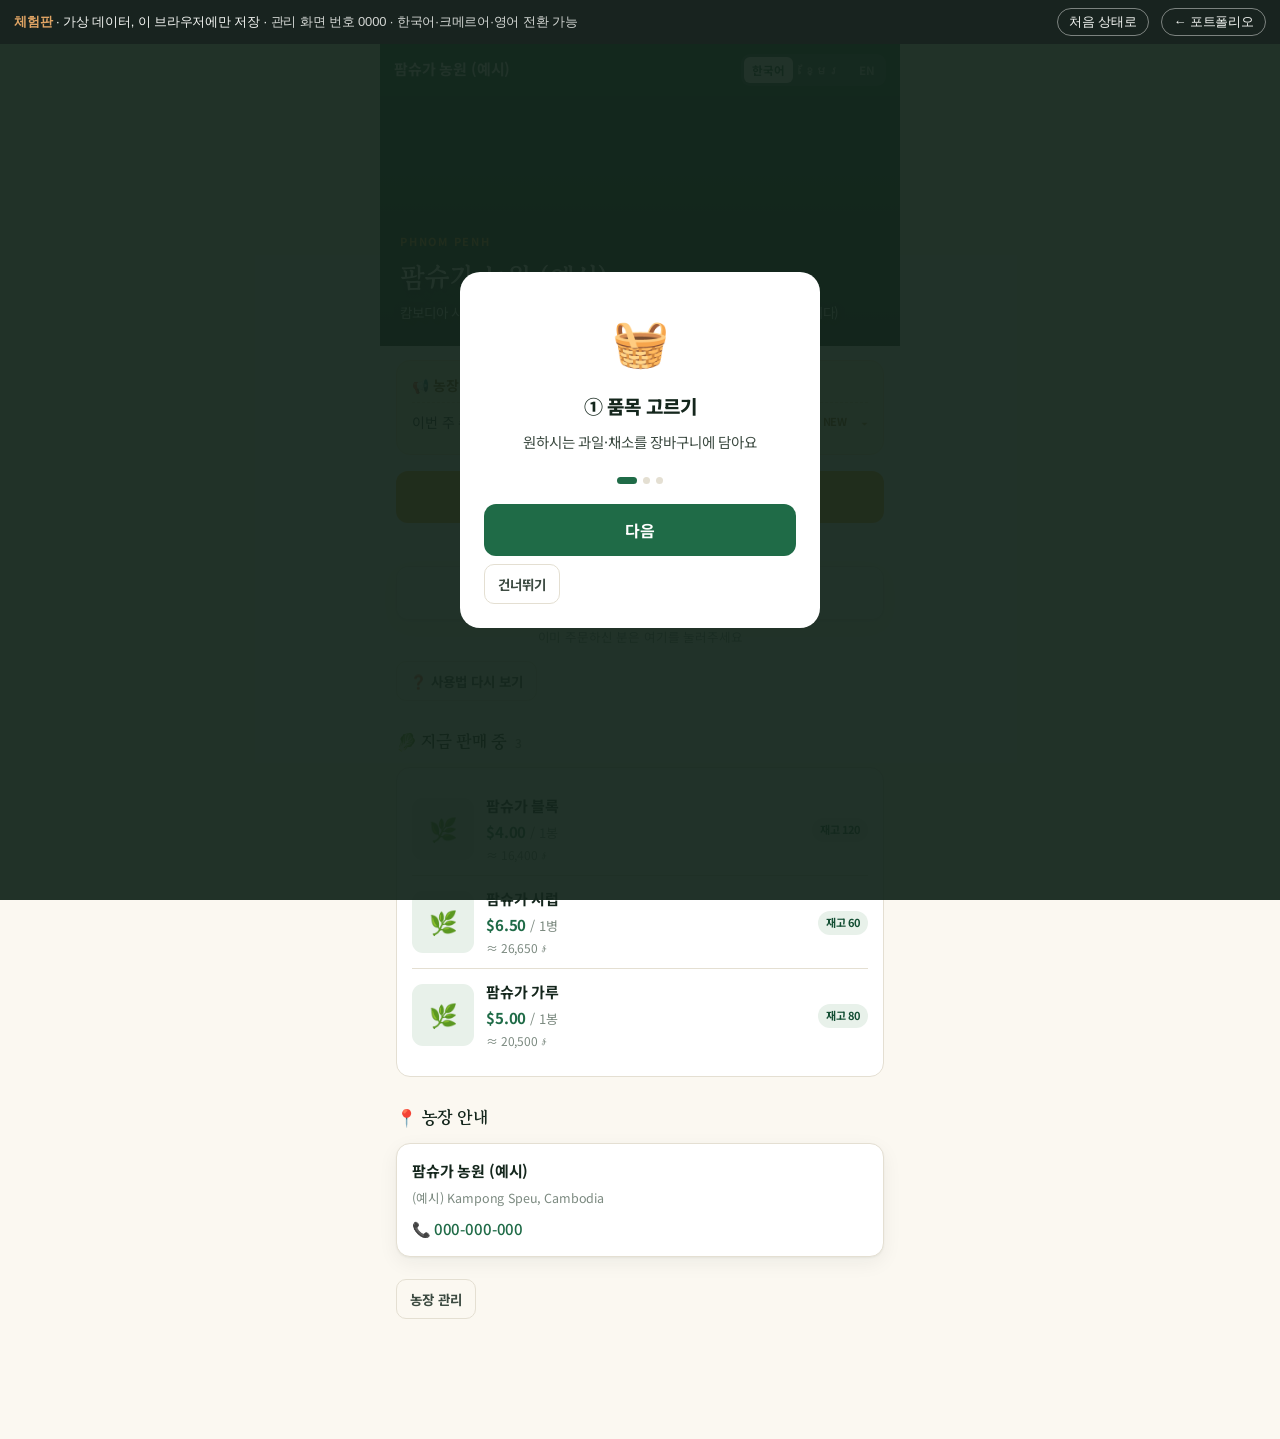
<file: demo/palmsugar/index.html>
<!DOCTYPE html>
<html lang="km">
<head>
<meta charset="utf-8">
<meta name="viewport" content="width=device-width, initial-scale=1, maximum-scale=1, user-scalable=no, viewport-fit=cover">
<meta name="theme-color" content="#14261C">
<title>팜슈가 농원(1호점)</title>
<link rel="preconnect" href="https://fonts.googleapis.com">
<link rel="preconnect" href="https://fonts.gstatic.com" crossorigin>
<link href="https://fonts.googleapis.com/css2?family=Gowun+Batang:wght@700&family=Noto+Sans+KR:wght@400;500;700&family=Noto+Sans+Khmer:wght@400;700&display=swap" rel="stylesheet">
<style>
:root{
  --ink:#14261C; --ink-2:#3C4A41; --muted:#7C8A80;
  --leaf:#1F6B47; --leaf-dk:#144F34; --leaf-sf:#E8F1EA;
  --mango:#EFA02C; --mango-sf:#FDF2DD;
  --clay:#C25A3C; --clay-sf:#FBEBE6;
  --paper:#FBF8F1; --card:#FFFFFF; --line:#E4DFD2;
  --r:14px; --pad:16px;
  --shadow:0 1px 2px rgba(20,38,28,.05), 0 6px 20px rgba(20,38,28,.06);
}
*{box-sizing:border-box; -webkit-tap-highlight-color:transparent}
html,body{margin:0; padding:0}
body{
  background:var(--paper); color:var(--ink);
  font-family:'Noto Sans KR',-apple-system,BlinkMacSystemFont,'Segoe UI',sans-serif;
  font-size:15px; line-height:1.62; letter-spacing:-.01em;
  -webkit-text-size-adjust:100%;
}
/* 크메르어: 세로 공간이 더 필요하고 단어 사이 공백이 없다 */
body.lang-km{ font-family:'Noto Sans Khmer','Noto Sans KR',sans-serif; font-size:16px; line-height:1.95; letter-spacing:0 }
body.lang-km .btn,body.lang-km .chip,body.lang-km .badge{ line-height:1.6; height:auto; min-height:48px }
body.lang-km h1,body.lang-km h2,body.lang-km h3{ line-height:1.7 }
.km-safe{ word-break:normal; overflow-wrap:break-word }
body.lang-en{ letter-spacing:0 }

#app{max-width:520px; margin:0 auto; min-height:100vh; background:var(--paper); position:relative}
.wrap{padding:0 var(--pad) 120px}
h1,h2,h3{margin:0; font-weight:700}
.display{font-family:'Gowun Batang','Noto Sans KR',serif; letter-spacing:-.02em}
body.lang-km .display{font-family:'Noto Sans Khmer',serif}
button,input,select,textarea{font-family:inherit; font-size:16px; color:inherit}
input,select,textarea{
  width:100%; padding:13px 14px; border:1.5px solid var(--line); border-radius:11px;
  background:var(--card); outline:none; -webkit-appearance:none; appearance:none;
}
select{background-image:url("data:image/svg+xml;utf8,<svg xmlns='http://www.w3.org/2000/svg' width='12' height='8'><path d='M1 1l5 5 5-5' stroke='%237C8A80' stroke-width='2' fill='none' stroke-linecap='round'/></svg>"); background-repeat:no-repeat; background-position:right 14px center; padding-right:36px}
input:focus,select:focus,textarea:focus{border-color:var(--leaf); box-shadow:0 0 0 3px var(--leaf-sf)}
textarea{min-height:88px; resize:vertical; line-height:1.6}
label.f{display:block; margin:14px 0 6px; font-size:13px; font-weight:500; color:var(--ink-2)}
label.f .req{color:var(--clay); margin-left:3px}
.hint{font-size:12px; color:var(--muted); margin-top:5px; line-height:1.5}

/* ---------- 헤더 ---------- */
.top{
  position:sticky; top:0; z-index:40; background:var(--leaf-dk); color:#fff;
  display:flex; align-items:center; gap:8px; padding:10px 14px;
  padding-top:calc(10px + env(safe-area-inset-top));
}
.top .back{
  background:rgba(255,255,255,.14); border:0; color:#fff; width:36px; height:36px;
  border-radius:10px; font-size:19px; cursor:pointer; display:none; flex:0 0 auto;
}
.top .ttl{flex:1; font-size:15px; font-weight:700; overflow:hidden; text-overflow:ellipsis; white-space:nowrap}
.langs{display:flex; gap:3px; background:rgba(255,255,255,.13); border-radius:9px; padding:3px; flex:0 0 auto}
.langs button{
  background:none; border:0; color:rgba(255,255,255,.72); font-size:11.5px; font-weight:700;
  padding:5px 8px; border-radius:6px; cursor:pointer; white-space:nowrap;
}
.langs button.on{background:#fff; color:var(--leaf-dk)}

/* ---------- 히어로 ---------- */
.hero{position:relative; min-height:250px; display:flex; flex-direction:column; justify-content:flex-end;
  padding:26px 20px 22px; background:var(--leaf-dk); overflow:hidden}
.hero .slide{position:absolute; inset:0; background-size:cover; background-position:center;
  opacity:0; transition:opacity 1.6s ease, transform 8s linear; transform:scale(1)}
.hero .slide.on{opacity:1; transform:scale(1.07)}
.hero .veil{position:absolute; inset:0; background:linear-gradient(180deg,rgba(20,38,28,.15) 0%,rgba(20,38,28,.55) 55%,rgba(20,38,28,.85) 100%)}
.hero .in{position:relative; z-index:2; color:#fff}
.hero h1{font-size:27px; line-height:1.28; text-shadow:0 2px 14px rgba(0,0,0,.35)}
.hero .sub{margin-top:7px; font-size:13.5px; color:rgba(255,255,255,.86); text-shadow:0 1px 8px rgba(0,0,0,.3)}
.hero .eyebrow{font-size:11px; font-weight:700; letter-spacing:.16em; color:var(--mango); margin-bottom:9px}

/* ---------- 카드/버튼 ---------- */
.card{background:var(--card); border:1px solid var(--line); border-radius:var(--r); padding:15px; margin-top:12px; box-shadow:var(--shadow)}
.card.flat{box-shadow:none}
.sec{margin-top:26px}
.sec-h{display:flex; align-items:baseline; gap:8px; margin-bottom:11px}
.sec-h h2{font-size:17px}
.sec-h .n{font-size:12px; color:var(--muted); font-weight:500}

.btn{
  display:flex; align-items:center; justify-content:center; gap:8px; width:100%;
  min-height:52px; padding:14px 16px; border:0; border-radius:12px;
  background:var(--leaf); color:#fff; font-size:16px; font-weight:700; cursor:pointer;
  transition:transform .06s ease, background .15s ease;
}
.btn:active{transform:scale(.985)}
.btn:disabled{background:#C4CDC7; cursor:default}
.btn.alt{background:var(--card); color:var(--ink); border:1.5px solid var(--line); box-shadow:var(--shadow)}
.btn.mango{background:var(--mango); color:#3A2A08}
.btn.danger{background:var(--clay-sf); color:var(--clay); border:1.5px solid #EFCFC4}
.btn.sm{min-height:40px; padding:8px 13px; font-size:13.5px; border-radius:10px; width:auto}
.btn.ghost{background:none; border:1.5px solid var(--line); color:var(--ink-2)}
.btn:focus-visible{outline:3px solid var(--mango); outline-offset:2px}
.row{display:flex; gap:8px}
.row>*{flex:1}

.badge{display:inline-flex; align-items:center; gap:4px; font-size:11px; font-weight:700;
  padding:3px 8px; border-radius:99px; background:var(--leaf-sf); color:var(--leaf-dk); white-space:nowrap}
.badge.mango{background:var(--mango-sf); color:#8A5B08}
.badge.clay{background:var(--clay-sf); color:var(--clay)}
.badge.gray{background:#EEF0EC; color:var(--muted)}

/* ---------- 상품 ---------- */
.prod{display:flex; gap:12px; align-items:center; padding:11px 0; border-bottom:1px solid var(--line)}
.prod:last-child{border-bottom:0}
.prod .th{width:62px; height:62px; border-radius:11px; background:var(--leaf-sf) center/cover; flex:0 0 auto;
  display:flex; align-items:center; justify-content:center; font-size:23px}
.prod .nm{font-weight:700; font-size:15px}
.prod .pr{color:var(--leaf); font-weight:700; margin-top:2px}
.prod .st{font-size:12px; color:var(--muted)}
.prod.soon{opacity:.62}
.prod.dim{opacity:.45}
.riel{font-size:11.5px; color:var(--muted); font-weight:400}

/* ---------- 수량 스테퍼 ---------- */
.step{display:flex; align-items:center; gap:0; border:1.5px solid var(--line); border-radius:11px; overflow:hidden; background:var(--card)}
.step button{width:46px; height:46px; border:0; background:none; font-size:21px; font-weight:700; color:var(--leaf); cursor:pointer}
.step button:active{background:var(--leaf-sf)}
.step button:disabled{color:#C4CDC7}
.step .v{min-width:52px; text-align:center; font-weight:700; font-size:16px}

/* ---------- 장바구니 ---------- */
.ci{border:1px solid var(--line); border-radius:12px; padding:13px; margin-top:10px; background:var(--card)}
.ci.editing{border-color:var(--mango); border-width:2px; box-shadow:0 0 0 3px var(--mango-sf)}
.ci .top-r{display:flex; justify-content:space-between; align-items:flex-start; gap:10px}
.ci .meta{font-size:12.5px; color:var(--muted); margin-top:5px; line-height:1.6}
.sum{border-top:2px solid var(--ink); margin-top:16px; padding-top:12px}
.sum .l{display:flex; justify-content:space-between; padding:4px 0; font-size:14px; color:var(--ink-2)}
.sum .l.tot{font-size:19px; font-weight:700; color:var(--ink); padding-top:9px; margin-top:6px; border-top:1px dashed var(--line)}

/* ---------- 하단 고정바 ---------- */
.dock{position:fixed; left:0; right:0; bottom:0; z-index:35; background:rgba(251,248,241,.96);
  backdrop-filter:blur(10px); border-top:1px solid var(--line); padding:11px var(--pad);
  padding-bottom:calc(11px + env(safe-area-inset-bottom))}
.dock .in{max-width:520px; margin:0 auto}

/* ---------- 소식 ---------- */
.news{background:var(--mango-sf); border:1px solid #F2DFB6; border-radius:var(--r); padding:13px 15px; margin-top:14px}
.news .hd{display:flex; align-items:center; gap:7px; font-weight:700; font-size:14px; color:#7A4F06}
.news li{list-style:none; padding:7px 0; border-top:1px dashed #EBD5A8; font-size:14px; cursor:pointer;
  display:flex; align-items:center; gap:6px}
.news ul{margin:6px 0 0; padding:0}
.news .body{padding:9px 0 3px; font-size:14px; color:#5C4310; white-space:pre-wrap; line-height:1.7}
.news img{width:100%; border-radius:10px; margin-top:9px}

/* ---------- 메시지 스레드 ---------- */
.thread{margin-top:10px; display:flex; flex-direction:column; gap:8px}
.msg{max-width:82%; padding:10px 13px; border-radius:14px; font-size:14px; white-space:pre-wrap; line-height:1.6}
.msg.buyer{align-self:flex-end; background:var(--leaf); color:#fff; border-bottom-right-radius:4px}
.msg.farm{align-self:flex-start; background:#EEF0EC; color:var(--ink); border-bottom-left-radius:4px}
.msg .t{display:block; font-size:10.5px; opacity:.7; margin-top:4px}

/* ---------- 탭 ---------- */
.tabs{display:flex; gap:5px; overflow-x:auto; padding:11px 0 3px; -webkit-overflow-scrolling:touch;
  scroll-behavior:smooth}
.tabs::-webkit-scrollbar{display:none}
.tabs button{flex:0 0 auto; padding:9px 14px; border-radius:99px; border:1.5px solid var(--line);
  background:var(--card); font-size:13.5px; font-weight:500; cursor:pointer; white-space:nowrap}
.tabs button.on{background:var(--ink); color:#fff; border-color:var(--ink); font-weight:700}
.subtabs button.on{background:var(--leaf); border-color:var(--leaf)}

/* 탭이 화면보다 길 때 좌우로 넘겨보는 화살표.
   PC에서는 터치 스와이프가 없어 뒤쪽 탭(⑥ 가게 설정)이 잘려 보이지 않던 문제를 해결한다. */
.tabsWrap{position:relative}
.tabsWrap .tabNav{
  position:absolute; top:50%; transform:translateY(-50%); z-index:5;
  width:32px; height:32px; border-radius:50%; border:1.5px solid var(--line);
  background:var(--card); color:var(--ink); font-size:17px; line-height:1; cursor:pointer;
  display:none; align-items:center; justify-content:center; padding:0;
  box-shadow:0 2px 8px rgba(20,38,28,.16);
}
.tabsWrap .tabNav.show{display:flex}
.tabsWrap .tabNav:active{background:var(--leaf-sf)}
.tabsWrap .tabNav.prev{left:-4px}
.tabsWrap .tabNav.next{right:-4px}
/* 화살표 뒤로 탭이 비쳐 잘린 느낌을 주도록 가장자리 페이드 */
.tabsWrap .tabFade{position:absolute; top:0; bottom:0; width:46px; pointer-events:none; z-index:4; display:none}
.tabsWrap .tabFade.show{display:block}
.tabsWrap .tabFade.left{left:0; background:linear-gradient(90deg,var(--paper) 30%,rgba(251,248,241,0))}
.tabsWrap .tabFade.right{right:0; background:linear-gradient(270deg,var(--paper) 30%,rgba(251,248,241,0))}

/* ---------- 상태 ---------- */
.state{text-align:center; padding:44px 20px; color:var(--muted); font-size:14px}
.state .em{font-size:32px; display:block; margin-bottom:11px; opacity:.5}
.spin{width:22px; height:22px; border:2.5px solid var(--line); border-top-color:var(--leaf);
  border-radius:50%; animation:sp .7s linear infinite; margin:0 auto 12px}
@keyframes sp{to{transform:rotate(360deg)}}
.qr{width:100%; max-width:300px; margin:0 auto; display:block; border-radius:12px; border:1px solid var(--line); background:#fff}

/* ---------- 모달 ---------- */
.modal{position:fixed; inset:0; z-index:60; background:rgba(20,38,28,.5); display:flex;
  align-items:flex-end; justify-content:center; padding:0}
.modal .box{background:var(--paper); width:100%; max-width:520px; border-radius:20px 20px 0 0;
  padding:22px 18px calc(22px + env(safe-area-inset-bottom)); max-height:88vh; overflow-y:auto;
  animation:up .22s ease}
@keyframes up{from{transform:translateY(30px); opacity:.5}to{transform:none; opacity:1}}
.modal h3{font-size:18px; margin-bottom:10px}

.toast{position:fixed; left:50%; bottom:96px; transform:translateX(-50%); z-index:70;
  background:var(--ink); color:#fff; padding:11px 18px; border-radius:99px; font-size:13.5px;
  font-weight:500; box-shadow:0 8px 26px rgba(0,0,0,.22); max-width:88%; text-align:center}
.toast.bad{background:var(--clay)}

/* ---------- 최초 사용 안내(온보딩) ----------
   같이 설명해줄 사람 없이 현지인이 혼자 처음 써도 흐름을 알 수 있게.
   최초 1회, 언어 무관하게 표시됨. */
.ob-mask{position:fixed; inset:0; z-index:80; background:rgba(20,38,28,.94);
  display:flex; align-items:center; justify-content:center; padding:24px}
.ob-card{background:#fff; border-radius:20px; padding:30px 24px 24px; max-width:360px; width:100%; text-align:center}
.ob-ic{font-size:46px; margin-bottom:14px}
.ob-t{font-size:19px; font-weight:800; margin-bottom:9px}
.ob-d{font-size:14.5px; color:var(--ink-2); line-height:1.7; margin-bottom:22px}
.ob-dots{display:flex; justify-content:center; gap:6px; margin-bottom:20px}
.ob-dots .dot{width:7px; height:7px; border-radius:50%; background:var(--line); transition:.2s}
.ob-dots .dot.on{background:var(--leaf); width:20px; border-radius:4px}
body.lang-km .ob-t{line-height:1.7}
body.lang-km .ob-d{font-size:15.5px; line-height:1.95}

.divider{height:1px; background:var(--line); margin:15px 0}
.mini{font-size:12.5px; color:var(--muted)}
.mono{font-variant-numeric:tabular-nums}
a{color:var(--leaf); text-decoration:none; font-weight:500}

@media (prefers-reduced-motion:reduce){
  *,*::before,*::after{animation-duration:.001s !important; transition-duration:.001s !important}
  .hero .slide.on{transform:none}
}
</style>
</head>
<body class="lang-km">
<div id="app">
  <div class="top">
    <button class="back" id="backBtn" aria-label="뒤로">‹</button>
    <div class="ttl" id="topTitle">팜슈가 농원(1호점)</div>
    <div class="langs">
      <button data-lang="ko">한국어</button>
      <button data-lang="km" class="on">ខ្មែរ</button>
      <button data-lang="en">EN</button>
    </div>
  </div>
  <div id="view"></div>
</div>
<div id="dock"></div>
<div id="modal"></div>
<div id="toast"></div>
<div id="onboard"></div>
<script>window.DEMO_BANNER={resetKeys:["palmsugar-demo-v1","onboarded_v1"],hint:"관리 화면 번호 0000 · 한국어·크메르어·영어 전환 가능"};</script>
<script src="../_shared/banner.js"></script>
<script src="mock.js"></script>
<script>
/* ═══════════════════════════════════════════════════════
   ① 백엔드 주소 — Apps Script 배포 URL을 여기에 붙여넣으세요
   ═══════════════════════════════════════════════════════ */
const APPS_SCRIPT_URL = 'demo';


/* ═══════════ ② 다국어 문구 ═══════════
   한국어가 기본. 번역이 비면 자동으로 한국어로 폴백된다.
   🔒 landing.newOrder / landing.newOrderDesc 는 절대 변경 금지 */
const I18N = {
  ko: {
    newOrder:'새 주문', newOrderDesc:'새로 주문하시는 분은 여기를 눌러주세요',
    lookup:'주문 변경 / 조회', lookupDesc:'이미 주문하신 분은 여기를 눌러주세요',
    onSale:'지금 판매 중', soon:'곧 판매 예정', fromDate:'{d}부터',
    farmInfo:'농장 안내', news:'농장 소식', more:'자세히 보기',
    stock:'재고', soldout:'품절', unitEa:'개',
    pick:'선택', add:'장바구니에 담기', cart:'장바구니', cartEmpty:'담긴 상품이 없습니다',
    qty:'수량', method:'수령 방법', total:'합계', itemTotal:'상품 금액', deliveryFee:'배달비',
    free:'무료', remove:'빼기', editOpt:'수령방법 · 선물 수정', editingHere:'아래에서 수정 중',
    mDelivery:'시내 배달', mPickup:'농장 방문 수령', mChurch:'지정 장소 전달',
    mDeliveryD:'프놈펜 시내 오토바이 배달', mPickupD:'농장에 직접 오셔서 받아가기', mChurchD:'교회·사무실 등 약속한 곳에서 전달',
    house:'집 번호', street:'거리 번호', sangkat:'Sangkat (동)', khan:'Khan (구)',
    area:'지역', mapLink:'구글맵 위치 링크', mapHint:'구글맵에서 위치를 길게 눌러 공유 → 링크 복사 후 붙여넣기. 배달 기사가 이것만 보고 찾아갑니다.',
    landmark:'찾아오는 길 메모', landmarkPh:'예: ABC 편의점 옆 골목 두 번째 집',
    wantDate:'받으실 날짜', visitDate:'방문 날짜', visitTime:'방문 시간',
    handPlace:'받으실 곳', handDate:'수령 날짜',
    gift:'선물로 보냅니다', giftName:'받으시는 분 성함', giftPhone:'받으시는 분 연락처',
    visitOnly:'농장주가 계신 날에만 방문하실 수 있습니다', noSlot:'상주 일정이 아직 없습니다. 농장주에게 문의해주세요.',
    yourInfo:'주문하시는 분', name:'성함', phone:'연락처',
    phoneHint:'캄보디아 번호 예: 012 345 678 · 한국 번호도 괜찮습니다',
    kakao:'카카오톡 ID', kakaoHint:'적어주시면 연락드리기 편합니다 (선택)',
    referrer:'소개해주신 분', referrerPh:'예: 김철수님', referrerHint:'선택 사항입니다',
    ask:'농장주께 요청 / 문의', askPh:'배달 시간, 포장 요청 등 편하게 적어주세요',
    submit:'주문 완료하기', submitting:'주문을 보내는 중…',
    doneTitle:'주문이 접수되었습니다', doneDesc:'아래 QR로 결제해주시면 확인 후 연락드리겠습니다.',
    payTitle:'결제 안내', scanHint:'은행 앱(ABA · Wing · ACLEDA · Bakong 등)으로 스캔해주세요',
    payAmount:'보내실 금액', bank:'은행', acctNo:'계좌번호', holder:'예금주',
    noticeTitle:'꼭 확인해주세요', noticeBody:'주문 완료 후 주문 접수 안내가 1일 이내 오지 않으면 꼭 농장주에게 문의해주시기 바랍니다. 연락처를 잘못 적으셨을 수 있습니다.',
    gotIt:'확인했습니다', backHome:'처음으로',
    lookupTitle:'주문 조회', lookupDesc2:'주문하실 때 적으신 성함과 연락처를 입력해주세요',
    search:'조회하기', noOrder:'주문 내역을 찾지 못했습니다. 성함과 연락처를 다시 확인해주세요.',
    orderedAt:'주문일', editOrder:'주문 수정', cancelOrder:'주문 취소',
    cancelConfirm:'정말 취소하시겠습니까? 농장주 확인 후 처리됩니다.',
    cancelRequested:'취소 요청됨', cancelDone:'취소 요청이 전달되었습니다',
    modified:'수정됨', talk:'농장주와 대화', msgPh:'메시지를 적어주세요', send:'보내기',
    noMsg:'아직 주고받은 메시지가 없습니다', msgSent:'메시지를 보냈습니다',
    save:'저장', cancel:'취소', close:'닫기', confirm:'확인', del:'삭제', edit:'수정',
    loading:'불러오는 중…', retry:'다시 시도', failTitle:'연결이 원활하지 않습니다',
    failBody:'인터넷 상태를 확인하고 다시 시도해주세요.',
    saved:'저장되었습니다', required:'필수 항목을 채워주세요',
    added:'장바구니에 담았습니다', orderDone:'주문이 완료되었습니다',
    ob1t:'① 품목 고르기', ob1d:'원하시는 과일·채소를 장바구니에 담아요',
    ob2t:'② 받는 방법 선택', ob2d:'배달 · 방문 · 전달 중 편한 방법을 골라요',
    ob3t:'③ QR로 결제', ob3d:'주문 후 뜨는 QR을 은행 앱으로 찍어 송금하면 끝이에요',
    obNext:'다음', obStart:'시작하기', obSkip:'건너뛰기', howToUse:'사용법 다시 보기',

    /* ── 관리자 화면 ── */
    aFarmManage:'농장 관리', aPinTitle:'관리자 PIN을 입력하세요', aEnter:'들어가기',
    aPinNeeded:'PIN이 필요합니다', aReenter:'다시 입력',
    aTabOrders:'① 주문 확인', aTabWork:'② 작업 목록', aTabProducts:'③ 상품 관리',
    aTabAvail:'④ 상주 일정', aTabNews:'⑤ 농장 소식', aTabSettings:'⑥ 가게 설정',
    aRefresh:'🔄 새로고침', aLogout:'나가기',
    aNoOrders:'아직 주문이 없습니다', aKakao:'카톡', aReferredBy:'소개',
    aBadgeCancel:'🚫 취소 요청', aBadgeModified:'수정됨', aBadgeNeedReply:'답변 필요',
    aMapText:'지도', aChangedTag:'변경',
    aSmsSentBadge:'✓ 문자 전송 완료', aSmsResend:'다시 보내기', aSmsSend:'✉️ 주문자에게 문자',
    aEditItemsBtn:'✏️ 품목 수정', aClearModified:'수정 확인 완료', aReplyBtn:'💬 답글',
    aCancelConfirmDelete:'취소 확인(삭제)', aDeleteOrder:'주문 삭제',
    aOrderDeleteTitle:'주문 삭제', aOrderDeleteWarn:'DB에서 자료가 완전히 삭제됩니다.',
    aOrderDeleteConfirm:'{name} 님의 주문을 정말 삭제하시겠습니까?',
    aGiveUp:'그만두기', aDeleteDo:'삭제합니다', aDeletedToast:'삭제되었습니다',
    aChatWith:'💬 {name} 님과의 대화', aNoMessages:'아직 메시지가 없습니다',
    aReplyPh:'답글을 적어주세요', aReplySend:'답글 보내기',
    aReplyHint:'답글을 보낸 뒤 주문자에게 문자로 알려주시면 확인이 빠릅니다.',
    aReplySaved:'답글을 저장했습니다', aModifiedCleared:'수정 확인 처리했습니다',
    aFarmer:'농장주', aBuyer:'주문자',
    aEditItemsTitle:'✏️ 품목 수정',
    aEditItemsHint:'수정하면 주문자에게 알림이 발송되고 문자 전송 표시가 해제됩니다.',
    aProduct:'상품', aAmount:'금액', aDeliveryDateLabel:'배달 예정일',
    aSaveNotify:'저장하고 알림 보내기', aSavedNotified:'수정하고 알림을 보냈습니다',
    aSubDelivery:'🛵 배달', aSubPickup:'🚜 방문', aSubChurch:'🤝 전달',
    aUndelivered:'미배송', aNeedPrep:'준비 필요', aCountUnit:'{n}건',
    aThisMonth:'이번 달', aTotalOrders:'총 주문량', aNoWorkLeft:'남은 작업이 없습니다',
    aNewProductBtn:'＋ 새 상품 추가', aNoProducts:'등록된 상품이 없습니다',
    aOnSaleToHidden:'판매중 → 숨김', aHiddenToOnSale:'숨김 → 판매중', aEditIcon:'✏️ 수정',
    aProductEditTitle:'상품 수정', aProductNewTitle:'새 상품',
    aNameKoLabel:'상품명 (한국어)', aNameKmLabel:'크메르어', aNameEnLabel:'영어',
    aPriceUsdLabel:'가격 (USD)', aStockLabel:'재고',
    aUnitKoLabel:'단위(한)', aUnitKmLabel:'단위(크)', aUnitEnLabel:'단위(영)',
    aSaleStartLabel:'판매 시작일',
    aSaleStartHint:'비우거나 오늘 이전이면 바로 판매. 미래면 첫 화면 "곧 판매 예정"에 표시되고 날짜가 되면 자동 전환됩니다.',
    aPhotoLabel:'사진', aCompressing:'사진을 줄이는 중…', aPhotoFail:'사진을 불러오지 못했습니다',
    aNameRequired:'상품명을 입력해주세요',
    aProductDeleteTitle:'상품 삭제', aProductDeleteConfirm:'{name} 을(를) 삭제하시겠습니까?',
    aProductDeleteHint:'이미 들어온 주문 내역은 그대로 남습니다.',
    aAvailAddTitle:'상주 일정 추가',
    aAvailHint:'여기 등록한 날짜에만 주문자가 농장 방문을 예약할 수 있습니다.',
    aDateLabel:'날짜', aStartLabel:'시작', aEndLabel:'종료', aAddBtn:'＋ 추가',
    aPickDate:'날짜를 선택해주세요', aAddedToast:'추가되었습니다',
    aNoAvail:'등록된 상주 일정이 없습니다',
    aNewsWriteBtn:'＋ 새 소식 쓰기', aNoNews:'등록된 소식이 없습니다',
    aPublicBadge:'공개', aPrivateBadge:'비공개',
    aMakePrivate:'🙈 비공개로', aMakePublic:'📢 공개하기',
    aNewsEditTitle:'소식 수정', aNewsNewTitle:'새 소식',
    aTitleLabel:'제목', aContentLabel:'내용', aPhotoOptional:'사진 (선택)',
    aPrivateSaveBtn:'🙈 비공개 저장', aPublicSaveBtn:'📢 바로 공개',
    aTitleRequired:'제목을 입력해주세요',
    aSettingsHero:'🖼️ 대문화면 배경사진',
    aSettingsHeroHint:'최대 3장. 7초마다 부드럽게 바뀝니다. 비우면 초록 배경이 나옵니다.',
    aClearBtn:'비우기',
    aSettingsBasic:'🏡 기본 정보', aFarmNameLabel:'농장 이름', aFarmAddrLabel:'농장 주소',
    aFarmMapLabel:'농장 구글맵 링크', aFarmPhoneLabel:'농장 연락처',
    aGreetingLabel:'농장주 인사말', aGreetingHint:'첫 화면에 표시됩니다. 비우면 안 나옵니다.',
    aSettingsMoney:'💵 통화 · 배달비', aExchangeLabel:'환율 (1 USD = ? 리엘)',
    aShowRielLabel:'가격 옆에 리엘 금액도 함께 보여주기',
    aDeliveryFeeLabel:'배달비 (USD)', aFreeThresholdLabel:'무료 기준 (USD)',
    aFeeHint:'상품 금액이 무료 기준 이상이면 배달비를 받지 않습니다. 0으로 두면 항상 배달비를 받습니다.',
    aSettingsPay:'💳 결제 (KHQR)',
    aPayHint:'은행 앱에서 내 QR을 캡처해 올려주세요. 올린 뒤 실제로 스캔되는지 꼭 확인하세요.',
    aAcctLabel:'계좌번호 (QR 스캔이 안 될 때 대비)', aSavePay:'결제 정보 저장',
    aSettingsNotify:'🔔 알림', aNotifyEmailLabel:'알림 이메일',
    aNotifyEmailHint:'새 주문·수정·취소요청이 이 주소로 옵니다. 하루 100통까지 무료. 비우면 안 보냅니다.',
    aTgTokenLabel:'텔레그램 봇 토큰', aTgChatIdLabel:'텔레그램 chat_id',
    aTgHint:'① 텔레그램에서 @BotFather → /newbot → 토큰 복사 ② 만든 봇에게 /start ③ 브라우저에서 api.telegram.org/bot&lt;토큰&gt;/getUpdates 접속 → chat.id 복사.<br>⚠️ 텔레그램이 막힐 수 있으니 이메일도 꼭 함께 설정해두세요.',
    aSettingsSms:'✉️ 주문 확인 문자 문구', aSmsDefaultLabel:'기본 안내문',
    aSmsDefaultPh:'예: 입금 확인 후 순서대로 발송해드립니다.', aSmsDelayLabel:'지연 안내문',
    aSmsDelayPh:'예: 우기로 수확이 늦어져 2~3일 지연될 수 있습니다.',
    aSmsWhichLabel:'지금 사용할 문구', aSmsBasicOpt:'기본 안내문', aSmsDelayOpt:'지연 안내문',
    aSettingsPin:'🔐 관리자 PIN', aPinHint:'바꾼 뒤에는 저장하고 다시 로그인해야 합니다.',
    aSaveSettingsBtn:'설정 저장', aPhotoUploaded:'사진을 올렸습니다',
    aPhotoSaveFail:'사진 저장에 실패했습니다', aQrProcessing:'QR을 처리하는 중…',
    aQrUploadedHint:'저장 버튼을 눌러 마무리하세요', aAcctSaved:'결제 정보를 저장했습니다',
    aSettingsSaved:'설정을 저장했습니다', aScheduled:'판매 시작', aSoonTag:'(예정)',
    aSetLangHint:'이 관리 화면의 언어를 바꾸려면 위쪽 언어 버튼을 눌러주세요.'
  },
  km: {
    newOrder:'កម្ម៉ង់ថ្មី', newOrderDesc:'សម្រាប់អ្នកកម្ម៉ង់ជាលើកដំបូង សូមចុចទីនេះ',
    lookup:'ពិនិត្យ / កែកម្ម៉ង់', lookupDesc:'សម្រាប់អ្នកដែលបានកម្ម៉ង់រួច សូមចុចទីនេះ',
    onSale:'កំពុងលក់', soon:'នឹងលក់ឆាប់ៗ', fromDate:'ចាប់ពី {d}',
    farmInfo:'ព័ត៌មានកសិដ្ឋាន', news:'ដំណឹងកសិដ្ឋាន', more:'មើលបន្ថែម',
    stock:'ស្តុក', soldout:'អស់ស្តុក', unitEa:'ដុំ',
    pick:'ជ្រើសរើស', add:'បន្ថែមទៅកន្ត្រក', cart:'កន្ត្រក', cartEmpty:'មិនទាន់មានទំនិញទេ',
    qty:'បរិមាណ', method:'របៀបទទួល', total:'សរុប', itemTotal:'តម្លៃទំនិញ', deliveryFee:'ថ្លៃដឹកជញ្ជូន',
    free:'ឥតគិតថ្លៃ', remove:'ដកចេញ', editOpt:'កែរបៀបទទួល · អំណោយ', editingHere:'កំពុងកែខាងក្រោម',
    mDelivery:'ដឹកជញ្ជូនក្នុងទីក្រុង', mPickup:'មកយកនៅកសិដ្ឋាន', mChurch:'ប្រគល់តាមកន្លែងណាត់',
    mDeliveryD:'ដឹកជញ្ជូនដោយម៉ូតូក្នុងភ្នំពេញ', mPickupD:'អញ្ជើញមកយកនៅកសិដ្ឋានផ្ទាល់', mChurchD:'ប្រគល់នៅព្រះវិហារ ការិយាល័យ ជាដើម',
    house:'លេខផ្ទះ', street:'លេខផ្លូវ', sangkat:'សង្កាត់', khan:'ខណ្ឌ',
    area:'តំបន់', mapLink:'តំណ Google Maps', mapHint:'ចុចលើទីតាំងក្នុង Google Maps ឲ្យយូរ → ចែករំលែក → ចម្លងតំណមកដាក់ទីនេះ។',
    landmark:'កំណត់សម្គាល់ផ្លូវ', landmarkPh:'ឧ. ផ្ទះទី២ ក្នុងច្រកក្បែរហាង ABC',
    wantDate:'ថ្ងៃចង់ទទួល', visitDate:'ថ្ងៃមកដល់', visitTime:'ម៉ោងមកដល់',
    handPlace:'កន្លែងទទួល', handDate:'ថ្ងៃទទួល',
    gift:'ផ្ញើជាអំណោយ', giftName:'ឈ្មោះអ្នកទទួល', giftPhone:'លេខទូរស័ព្ទអ្នកទទួល',
    visitOnly:'អាចមកបានតែថ្ងៃដែលម្ចាស់កសិដ្ឋាននៅប៉ុណ្ណោះ', noSlot:'មិនទាន់មានកាលវិភាគទេ។ សូមទាក់ទងម្ចាស់កសិដ្ឋាន។',
    yourInfo:'ព័ត៌មានអ្នកកម្ម៉ង់', name:'ឈ្មោះ', phone:'លេខទូរស័ព្ទ',
    phoneHint:'ឧ. 012 345 678', kakao:'KakaoTalk ID', kakaoHint:'ជាជម្រើស',
    referrer:'អ្នកណែនាំ', referrerPh:'ឧ. លោក សុខា', referrerHint:'ជាជម្រើស',
    ask:'សំណើ / សំណួរ', askPh:'សូមសរសេរតាមសេចក្ដីត្រូវការ',
    submit:'បញ្ជាក់ការកម្ម៉ង់', submitting:'កំពុងផ្ញើ…',
    doneTitle:'បានទទួលការកម្ម៉ង់ហើយ', doneDesc:'សូមទូទាត់តាម QR ខាងក្រោម យើងនឹងទាក់ទងទៅវិញ។',
    payTitle:'ព័ត៌មានទូទាត់', scanHint:'ស្កេនដោយកម្មវិធីធនាគារ (ABA · Wing · ACLEDA · Bakong)',
    payAmount:'ចំនួនត្រូវផ្ញើ', bank:'ធនាគារ', acctNo:'លេខគណនី', holder:'ឈ្មោះគណនី',
    noticeTitle:'សូមកត់សម្គាល់', noticeBody:'ប្រសិនបើមិនទទួលបានការឆ្លើយតបក្នុងរយៈពេល ១ ថ្ងៃ សូមទាក់ទងម្ចាស់កសិដ្ឋាន។',
    gotIt:'យល់ព្រម', backHome:'ត្រឡប់ទៅដើម',
    lookupTitle:'ពិនិត្យការកម្ម៉ង់', lookupDesc2:'សូមបញ្ចូលឈ្មោះ និងលេខទូរស័ព្ទដែលបានប្រើពេលកម្ម៉ង់',
    search:'ស្វែងរក', noOrder:'រកមិនឃើញការកម្ម៉ង់ទេ។ សូមពិនិត្យឡើងវិញ។',
    orderedAt:'ថ្ងៃកម្ម៉ង់', editOrder:'កែការកម្ម៉ង់', cancelOrder:'បោះបង់ការកម្ម៉ង់',
    cancelConfirm:'តើអ្នកប្រាកដទេ?', cancelRequested:'បានស្នើបោះបង់', cancelDone:'បានផ្ញើសំណើបោះបង់',
    modified:'បានកែ', talk:'សន្ទនាជាមួយម្ចាស់កសិដ្ឋាន', msgPh:'សរសេរសារ', send:'ផ្ញើ',
    noMsg:'មិនទាន់មានសារទេ', msgSent:'បានផ្ញើសារ',
    save:'រក្សាទុក', cancel:'បោះបង់', close:'បិទ', confirm:'យល់ព្រម', del:'លុប', edit:'កែ',
    loading:'កំពុងផ្ទុក…', retry:'ព្យាយាមម្ដងទៀត', failTitle:'ការតភ្ជាប់មានបញ្ហា',
    failBody:'សូមពិនិត្យអ៊ីនធឺណិត រួចព្យាយាមម្ដងទៀត។',
    saved:'បានរក្សាទុក', required:'សូមបំពេញព័ត៌មានចាំបាច់',
    added:'បានបន្ថែមទៅកន្ត្រក', orderDone:'ការកម្ម៉ង់បានបញ្ចប់',
    ob1t:'① ជ្រើសរើសទំនិញ', ob1d:'ដាក់ផ្លែឈើ ឬបន្លែដែលអ្នកចង់បានទៅក្នុងកន្ត្រក',
    ob2t:'② ជ្រើសរើសរបៀបទទួល', ob2d:'ជ្រើសរើសដឹកជញ្ជូន · មកយកនៅកសិដ្ឋាន · ឬប្រគល់តាមកន្លែងណាត់',
    ob3t:'③ ទូទាត់ដោយ QR', ob3d:'បន្ទាប់ពីកម្ម៉ង់រួច ស្កេន QR ដោយកម្មវិធីធនាគាររបស់អ្នក រួចផ្ញើលុយ',
    obNext:'បន្ទាប់', obStart:'ចាប់ផ្ដើម', obSkip:'រំលង', howToUse:'មើលវិធីប្រើម្ដងទៀត',

    /* ── ទំព័រគ្រប់គ្រង ── */
    aFarmManage:'គ្រប់គ្រងកសិដ្ឋាន', aPinTitle:'សូមបញ្ចូលលេខសម្ងាត់អ្នកគ្រប់គ្រង', aEnter:'ចូល',
    aPinNeeded:'ត្រូវការលេខសម្ងាត់', aReenter:'បញ្ចូលម្ដងទៀត',
    aTabOrders:'① ការកម្ម៉ង់', aTabWork:'② បញ្ជីការងារ', aTabProducts:'③ គ្រប់គ្រងទំនិញ',
    aTabAvail:'④ កាលវិភាគ', aTabNews:'⑤ ដំណឹងកសិដ្ឋាន', aTabSettings:'⑥ ការកំណត់',
    aRefresh:'🔄 ផ្ទុកឡើងវិញ', aLogout:'ចាកចេញ',
    aNoOrders:'មិនទាន់មានការកម្ម៉ង់ទេ', aKakao:'KakaoTalk', aReferredBy:'អ្នកណែនាំ',
    aBadgeCancel:'🚫 ស្នើបោះបង់', aBadgeModified:'បានកែ', aBadgeNeedReply:'ត្រូវឆ្លើយតប',
    aMapText:'ផែនទី', aChangedTag:'បានផ្លាស់ប្ដូរ',
    aSmsSentBadge:'✓ បានផ្ញើសារហើយ', aSmsResend:'ផ្ញើម្ដងទៀត', aSmsSend:'✉️ ផ្ញើសារទៅអតិថិជន',
    aEditItemsBtn:'✏️ កែទំនិញ', aClearModified:'បានពិនិត្យការកែ', aReplyBtn:'💬 ឆ្លើយតប',
    aCancelConfirmDelete:'បញ្ជាក់បោះបង់ (លុប)', aDeleteOrder:'លុបការកម្ម៉ង់',
    aOrderDeleteTitle:'លុបការកម្ម៉ង់', aOrderDeleteWarn:'ទិន្នន័យនឹងត្រូវលុបចេញទាំងស្រុងពីមូលដ្ឋានទិន្នន័យ។',
    aOrderDeleteConfirm:'តើអ្នកពិតជាចង់លុបការកម្ម៉ង់របស់ {name} មែនទេ?',
    aGiveUp:'បោះបង់', aDeleteDo:'លុប', aDeletedToast:'បានលុបហើយ',
    aChatWith:'💬 សន្ទនាជាមួយ {name}', aNoMessages:'មិនទាន់មានសារទេ',
    aReplyPh:'សរសេរចម្លើយឆ្លើយតប', aReplySend:'ផ្ញើចម្លើយ',
    aReplyHint:'បន្ទាប់ពីផ្ញើចម្លើយ សូមប្រាប់អតិថិជនតាមសារ SMS ដើម្បីឱ្យឃើញលឿន។',
    aReplySaved:'បានរក្សាទុកចម្លើយ', aModifiedCleared:'បានពិនិត្យការកែហើយ',
    aFarmer:'ម្ចាស់កសិដ្ឋាន', aBuyer:'អតិថិជន',
    aEditItemsTitle:'✏️ កែទំនិញ',
    aEditItemsHint:'ពេលកែ អតិថិជននឹងទទួលបានការជូនដំណឹង ហើយសញ្ញាបានផ្ញើសារនឹងត្រូវលុបចេញ។',
    aProduct:'ទំនិញ', aAmount:'ចំនួនទឹកប្រាក់', aDeliveryDateLabel:'ថ្ងៃដឹកគ្រោងទុក',
    aSaveNotify:'រក្សាទុក និងផ្ញើការជូនដំណឹង', aSavedNotified:'បានកែ និងផ្ញើការជូនដំណឹងហើយ',
    aSubDelivery:'🛵 ដឹកជញ្ជូន', aSubPickup:'🚜 មកយក', aSubChurch:'🤝 ប្រគល់',
    aUndelivered:'មិនទាន់ដឹក', aNeedPrep:'ត្រូវរៀបចំ', aCountUnit:'{n} កម្ម៉ង់',
    aThisMonth:'ខែនេះ', aTotalOrders:'ការកម្ម៉ង់សរុប', aNoWorkLeft:'មិនមានការងារនៅសល់ទេ',
    aNewProductBtn:'＋ បន្ថែមទំនិញថ្មី', aNoProducts:'មិនទាន់មានទំនិញទេ',
    aOnSaleToHidden:'កំពុងលក់ → លាក់', aHiddenToOnSale:'លាក់ → កំពុងលក់', aEditIcon:'✏️ កែ',
    aProductEditTitle:'កែទំនិញ', aProductNewTitle:'ទំនិញថ្មី',
    aNameKoLabel:'ឈ្មោះទំនិញ (កូរ៉េ)', aNameKmLabel:'ខ្មែរ', aNameEnLabel:'អង់គ្លេស',
    aPriceUsdLabel:'តម្លៃ (USD)', aStockLabel:'ស្តុក',
    aUnitKoLabel:'ឯកតា(កូរ៉េ)', aUnitKmLabel:'ឯកតា(ខ្មែរ)', aUnitEnLabel:'ឯកតា(អង់គ្លេស)',
    aSaleStartLabel:'ថ្ងៃចាប់ផ្ដើមលក់',
    aSaleStartHint:'ទុកទទេ ឬថ្ងៃកន្លងទៅ = លក់ភ្លាម។ ថ្ងៃអនាគត = បង្ហាញ "នឹងលក់ឆាប់ៗ" នៅទំព័រដើម រហូតដល់ថ្ងៃនោះ។',
    aPhotoLabel:'រូបភាព', aCompressing:'កំពុងបង្រួមរូបភាព…', aPhotoFail:'ផ្ទុករូបភាពមិនបាន',
    aNameRequired:'សូមបញ្ចូលឈ្មោះទំនិញ',
    aProductDeleteTitle:'លុបទំនិញ', aProductDeleteConfirm:'តើអ្នកចង់លុប {name} មែនទេ?',
    aProductDeleteHint:'ការកម្ម៉ង់ដែលមានស្រាប់នឹងនៅដដែល មិនប៉ះពាល់ទេ។',
    aAvailAddTitle:'បន្ថែមកាលវិភាគនៅកសិដ្ឋាន',
    aAvailHint:'អតិថិជនអាចកក់ការមកទស្សនាកសិដ្ឋានបានតែថ្ងៃដែលអ្នកបានចុះក្នុងនេះប៉ុណ្ណោះ។',
    aDateLabel:'ថ្ងៃ', aStartLabel:'ម៉ោងចាប់ផ្ដើម', aEndLabel:'ម៉ោងបញ្ចប់', aAddBtn:'＋ បន្ថែម',
    aPickDate:'សូមជ្រើសរើសថ្ងៃ', aAddedToast:'បានបន្ថែមហើយ',
    aNoAvail:'មិនទាន់មានកាលវិភាគទេ',
    aNewsWriteBtn:'＋ សរសេរដំណឹងថ្មី', aNoNews:'មិនទាន់មានដំណឹងទេ',
    aPublicBadge:'សាធារណៈ', aPrivateBadge:'ឯកជន',
    aMakePrivate:'🙈 ធ្វើជាឯកជន', aMakePublic:'📢 ផ្សព្វផ្សាយ',
    aNewsEditTitle:'កែដំណឹង', aNewsNewTitle:'ដំណឹងថ្មី',
    aTitleLabel:'ចំណងជើង', aContentLabel:'មាតិកា', aPhotoOptional:'រូបភាព (ជម្រើស)',
    aPrivateSaveBtn:'🙈 រក្សាទុកជាឯកជន', aPublicSaveBtn:'📢 ផ្សព្វផ្សាយភ្លាម',
    aTitleRequired:'សូមបញ្ចូលចំណងជើង',
    aSettingsHero:'🖼️ រូបភាពផ្ទាំងខាងលើទំព័រដើម',
    aSettingsHeroHint:'ដាក់បានរហូតដល់ ៣សន្លឹក ប្ដូររៀងរាល់ ៧វិនាទី។ ទុកទទេ = ផ្ទៃខ្នៀវពណ៌បៃតង។',
    aClearBtn:'ដកចេញ',
    aSettingsBasic:'🏡 ព័ត៌មានមូលដ្ឋាន', aFarmNameLabel:'ឈ្មោះកសិដ្ឋាន', aFarmAddrLabel:'អាសយដ្ឋានកសិដ្ឋាន',
    aFarmMapLabel:'តំណ Google Maps របស់កសិដ្ឋាន', aFarmPhoneLabel:'លេខទូរស័ព្ទកសិដ្ឋាន',
    aGreetingLabel:'សារស្វាគមន៍ពីម្ចាស់កសិដ្ឋាន', aGreetingHint:'បង្ហាញនៅទំព័រដើម។ ទុកទទេ = មិនបង្ហាញ។',
    aSettingsMoney:'💵 រូបិយប័ណ្ណ · ថ្លៃដឹកជញ្ជូន', aExchangeLabel:'អត្រាប្ដូរប្រាក់ (1 USD = ? រៀល)',
    aShowRielLabel:'បង្ហាញតម្លៃជារៀលនៅជាប់នឹងតម្លៃដុល្លារ',
    aDeliveryFeeLabel:'ថ្លៃដឹកជញ្ជូន (USD)', aFreeThresholdLabel:'កម្រិតឥតគិតថ្លៃ (USD)',
    aFeeHint:'បើសរុបទំនិញលើសកម្រិតនេះ នឹងឥតគិតថ្លៃដឹកជញ្ជូន។ ដាក់ 0 = គិតថ្លៃដឹកជញ្ជូនរាល់ពេល។',
    aSettingsPay:'💳 ទូទាត់ (KHQR)',
    aPayHint:'សូមថតយក QR ផ្ទាល់ខ្លួនពីកម្មវិធីធនាគាររបស់អ្នក ហើយសាកល្បងស្កេនផ្ទាល់ខ្លួនម្ដងទៀត។',
    aAcctLabel:'លេខគណនី (ករណី QR ស្កេនមិនចេញ)', aSavePay:'រក្សាទុកព័ត៌មានទូទាត់',
    aSettingsNotify:'🔔 ការជូនដំណឹង', aNotifyEmailLabel:'អ៊ីមែលទទួលការជូនដំណឹង',
    aNotifyEmailHint:'ការកម្ម៉ង់ថ្មី · កែប្រែ · សំណើបោះបង់ នឹងផ្ញើមកអ៊ីមែលនេះ។ ឥតគិតថ្លៃរហូតដល់ ១០០សារក្នុងមួយថ្ងៃ។ ទុកទទេ = មិនផ្ញើ។',
    aTgTokenLabel:'Telegram Bot Token', aTgChatIdLabel:'Telegram chat_id',
    aTgHint:'① Telegram ស្វែងរក @BotFather → /newbot → ចម្លង Token ② ផ្ញើ /start ទៅបូតដែលបានបង្កើត ③ បើកក្នុងកម្មវិធីរុករក api.telegram.org/bot&lt;Token&gt;/getUpdates → ចម្លង chat.id។<br>⚠️ Telegram អាចត្រូវបានទប់ស្កាត់ ដូច្នេះសូមកំណត់អ៊ីមែលទុកជាមួយផងដែរ។',
    aSettingsSms:'✉️ អត្ថបទសារបញ្ជាក់ការកម្ម៉ង់', aSmsDefaultLabel:'អត្ថបទស្ដង់ដារ',
    aSmsDefaultPh:'ឧ. បន្ទាប់ពីបញ្ជាក់ការទូទាត់ នឹងផ្ញើតាមលំដាប់។', aSmsDelayLabel:'អត្ថបទពេលយឺត',
    aSmsDelayPh:'ឧ. ដោយសាររដូវវស្សា ការប្រមូលផលយឺតបន្តិច អាចយឺត ២-៣ថ្ងៃ។',
    aSmsWhichLabel:'អត្ថបទកំពុងប្រើ', aSmsBasicOpt:'អត្ថបទស្ដង់ដារ', aSmsDelayOpt:'អត្ថបទពេលយឺត',
    aSettingsPin:'🔐 លេខសម្ងាត់អ្នកគ្រប់គ្រង', aPinHint:'បន្ទាប់ពីប្ដូរ ត្រូវរក្សាទុក ហើយចូលម្ដងទៀត។',
    aSaveSettingsBtn:'រក្សាទុកការកំណត់', aPhotoUploaded:'បានបញ្ចូលរូបភាពហើយ',
    aPhotoSaveFail:'រក្សាទុករូបភាពមិនបាន', aQrProcessing:'កំពុងដំណើរការ QR…',
    aQrUploadedHint:'ចុចប៊ូតុងរក្សាទុកដើម្បីបញ្ចប់', aAcctSaved:'បានរក្សាទុកព័ត៌មានទូទាត់',
    aSettingsSaved:'បានរក្សាទុកការកំណត់', aScheduled:'ចាប់ផ្ដើមលក់', aSoonTag:'(នឹងមកដល់)',
    aSetLangHint:'ដើម្បីប្ដូរភាសាទំព័រគ្រប់គ្រងនេះ សូមចុចប៊ូតុងភាសានៅខាងលើ។'
  },
  en: {
    newOrder:'New Order', newOrderDesc:'Ordering for the first time? Tap here',
    lookup:'Check / Change Order', lookupDesc:'Already ordered? Tap here',
    onSale:'Available now', soon:'Coming soon', fromDate:'From {d}',
    farmInfo:'Farm info', news:'Farm news', more:'Read more',
    stock:'In stock', soldout:'Sold out', unitEa:'ea',
    pick:'Select', add:'Add to cart', cart:'Cart', cartEmpty:'Your cart is empty',
    qty:'Quantity', method:'How to receive', total:'Total', itemTotal:'Items', deliveryFee:'Delivery',
    free:'Free', remove:'Remove', editOpt:'Edit delivery · gift', editingHere:'Editing below',
    mDelivery:'City delivery', mPickup:'Pick up at farm', mChurch:'Hand-off at agreed place',
    mDeliveryD:'Moto delivery within Phnom Penh', mPickupD:'Come to the farm to collect', mChurchD:'At church, office, or an agreed spot',
    house:'House No.', street:'Street No.', sangkat:'Sangkat', khan:'Khan',
    area:'Area', mapLink:'Google Maps link', mapHint:'Long-press your location in Google Maps → Share → copy the link. The driver navigates by this.',
    landmark:'Directions note', landmarkPh:'e.g. Second house in the lane next to ABC mart',
    wantDate:'Preferred date', visitDate:'Visit date', visitTime:'Visit time',
    handPlace:'Hand-off place', handDate:'Hand-off date',
    gift:'Send as a gift', giftName:'Recipient name', giftPhone:'Recipient phone',
    visitOnly:'Visits are only possible on days the farmer is on site', noSlot:'No dates published yet. Please contact the farmer.',
    yourInfo:'Your details', name:'Name', phone:'Phone',
    phoneHint:'e.g. 012 345 678 — Korean numbers also fine', kakao:'KakaoTalk ID', kakaoHint:'Optional, makes it easier to reach you',
    referrer:'Referred by', referrerPh:'e.g. Mr. Kim', referrerHint:'Optional',
    ask:'Request or question', askPh:'Delivery time, packaging requests, anything at all',
    submit:'Place order', submitting:'Sending your order…',
    doneTitle:'Order received', doneDesc:'Pay with the QR below and we will confirm shortly.',
    payTitle:'Payment', scanHint:'Scan with any bank app (ABA · Wing · ACLEDA · Bakong)',
    payAmount:'Amount to send', bank:'Bank', acctNo:'Account no.', holder:'Account name',
    noticeTitle:'Please note', noticeBody:'If you do not hear back within one day, please contact the farmer — your phone number may have been mistyped.',
    gotIt:'Got it', backHome:'Back to start',
    lookupTitle:'Find your order', lookupDesc2:'Enter the name and phone you used when ordering',
    search:'Search', noOrder:'No order found. Please check the name and phone number.',
    orderedAt:'Ordered', editOrder:'Edit order', cancelOrder:'Cancel order',
    cancelConfirm:'Cancel this order? The farmer will confirm.', cancelRequested:'Cancellation requested',
    cancelDone:'Your cancellation request was sent',
    modified:'Edited', talk:'Message the farmer', msgPh:'Write a message', send:'Send',
    noMsg:'No messages yet', msgSent:'Message sent',
    save:'Save', cancel:'Cancel', close:'Close', confirm:'OK', del:'Delete', edit:'Edit',
    loading:'Loading…', retry:'Try again', failTitle:'Connection is not going through',
    failBody:'Check your internet and try again.',
    saved:'Saved', required:'Please fill in the required fields',
    added:'Added to cart', orderDone:'Order complete',
    ob1t:'① Choose items', ob1d:'Add the fruits and vegetables you want to your cart',
    ob2t:'② Choose how to receive', ob2d:'Pick delivery, farm pickup, or a meet-up hand-off',
    ob3t:'③ Pay with QR', ob3d:'After ordering, scan the QR with your banking app and send the amount',
    obNext:'Next', obStart:'Get started', obSkip:'Skip', howToUse:'How to use this app',

    /* ── Admin screens ── */
    aFarmManage:'Farm Admin', aPinTitle:'Enter the admin PIN', aEnter:'Enter',
    aPinNeeded:'PIN required', aReenter:'Re-enter',
    aTabOrders:'① Orders', aTabWork:'② Task List', aTabProducts:'③ Products',
    aTabAvail:'④ Availability', aTabNews:'⑤ Farm News', aTabSettings:'⑥ Settings',
    aRefresh:'🔄 Refresh', aLogout:'Log out',
    aNoOrders:'No orders yet', aKakao:'KakaoTalk', aReferredBy:'Referred by',
    aBadgeCancel:'🚫 Cancellation requested', aBadgeModified:'Edited', aBadgeNeedReply:'Needs reply',
    aMapText:'Map', aChangedTag:'Changed',
    aSmsSentBadge:'✓ Text sent', aSmsResend:'Resend', aSmsSend:'✉️ Text the buyer',
    aEditItemsBtn:'✏️ Edit items', aClearModified:'Mark as reviewed', aReplyBtn:'💬 Reply',
    aCancelConfirmDelete:'Confirm cancel (delete)', aDeleteOrder:'Delete order',
    aOrderDeleteTitle:'Delete order', aOrderDeleteWarn:'This will permanently remove the record from the database.',
    aOrderDeleteConfirm:'Delete this order from {name}?',
    aGiveUp:'Cancel', aDeleteDo:'Delete', aDeletedToast:'Deleted',
    aChatWith:'💬 Conversation with {name}', aNoMessages:'No messages yet',
    aReplyPh:'Write a reply', aReplySend:'Send reply',
    aReplyHint:'After replying, texting the buyer helps them see it faster.',
    aReplySaved:'Reply saved', aModifiedCleared:'Marked as reviewed',
    aFarmer:'Farmer', aBuyer:'Buyer',
    aEditItemsTitle:'✏️ Edit items',
    aEditItemsHint:'Editing notifies the buyer and clears the "text sent" mark.',
    aProduct:'Product', aAmount:'Amount', aDeliveryDateLabel:'Delivery date',
    aSaveNotify:'Save and notify', aSavedNotified:'Saved and notified the buyer',
    aSubDelivery:'🛵 Delivery', aSubPickup:'🚜 Pickup', aSubChurch:'🤝 Hand-off',
    aUndelivered:'Undelivered', aNeedPrep:'Needs prep', aCountUnit:'{n} orders',
    aThisMonth:'This month', aTotalOrders:'Total orders', aNoWorkLeft:'Nothing left to do',
    aNewProductBtn:'＋ Add new product', aNoProducts:'No products yet',
    aOnSaleToHidden:'On sale → Hide', aHiddenToOnSale:'Hidden → On sale', aEditIcon:'✏️ Edit',
    aProductEditTitle:'Edit product', aProductNewTitle:'New product',
    aNameKoLabel:'Name (Korean)', aNameKmLabel:'Khmer', aNameEnLabel:'English',
    aPriceUsdLabel:'Price (USD)', aStockLabel:'Stock',
    aUnitKoLabel:'Unit (Korean)', aUnitKmLabel:'Unit (Khmer)', aUnitEnLabel:'Unit (English)',
    aSaleStartLabel:'Sale start date',
    aSaleStartHint:'Leave blank or use a past date to sell immediately. A future date shows as "Coming soon" until then.',
    aPhotoLabel:'Photo', aCompressing:'Compressing photo…', aPhotoFail:'Could not load the photo',
    aNameRequired:'Please enter a product name',
    aProductDeleteTitle:'Delete product', aProductDeleteConfirm:'Delete {name}?',
    aProductDeleteHint:'Existing orders that include this product are not affected.',
    aAvailAddTitle:'Add availability',
    aAvailHint:'Farm pickup can only be booked on dates you add here.',
    aDateLabel:'Date', aStartLabel:'Start', aEndLabel:'End', aAddBtn:'＋ Add',
    aPickDate:'Please choose a date', aAddedToast:'Added',
    aNoAvail:'No availability set yet',
    aNewsWriteBtn:'＋ Write news', aNoNews:'No news posted yet',
    aPublicBadge:'Public', aPrivateBadge:'Private',
    aMakePrivate:'🙈 Make private', aMakePublic:'📢 Publish',
    aNewsEditTitle:'Edit news', aNewsNewTitle:'New news post',
    aTitleLabel:'Title', aContentLabel:'Body', aPhotoOptional:'Photo (optional)',
    aPrivateSaveBtn:'🙈 Save privately', aPublicSaveBtn:'📢 Publish now',
    aTitleRequired:'Please enter a title',
    aSettingsHero:'🖼️ Landing background photos',
    aSettingsHeroHint:'Up to 3 photos, fading every 7 seconds. Leave blank for the default green background.',
    aClearBtn:'Clear',
    aSettingsBasic:'🏡 Basic info', aFarmNameLabel:'Farm name', aFarmAddrLabel:'Farm address',
    aFarmMapLabel:'Farm Google Maps link', aFarmPhoneLabel:'Farm phone',
    aGreetingLabel:'Farmer greeting message', aGreetingHint:'Shown on the home screen. Leave blank to hide it.',
    aSettingsMoney:'💵 Currency · delivery fee', aExchangeLabel:'Exchange rate (1 USD = ? KHR)',
    aShowRielLabel:'Also show the KHR amount next to prices',
    aDeliveryFeeLabel:'Delivery fee (USD)', aFreeThresholdLabel:'Free-delivery threshold (USD)',
    aFeeHint:'Delivery is free once the item total reaches this amount. Set to 0 to always charge delivery.',
    aSettingsPay:'💳 Payment (KHQR)',
    aPayHint:'Upload a screenshot of your QR from your banking app, then test-scan it yourself to confirm it works.',
    aAcctLabel:'Account number (fallback if the QR fails to scan)', aSavePay:'Save payment info',
    aSettingsNotify:'🔔 Notifications', aNotifyEmailLabel:'Notification email',
    aNotifyEmailHint:'New orders, edits, and cancellation requests go to this address — free up to 100/day. Leave blank to disable.',
    aTgTokenLabel:'Telegram bot token', aTgChatIdLabel:'Telegram chat_id',
    aTgHint:'① In Telegram, message @BotFather → /newbot → copy the token ② send /start to your new bot ③ open api.telegram.org/bot&lt;token&gt;/getUpdates in a browser and copy chat.id.<br>⚠️ Telegram access can be blocked in some regions, so keep email notifications on as a backup.',
    aSettingsSms:'✉️ Order-confirmation text templates', aSmsDefaultLabel:'Standard message',
    aSmsDefaultPh:'e.g. We will ship in order once payment is confirmed.', aSmsDelayLabel:'Delay notice',
    aSmsDelayPh:'e.g. Rainy-season harvest delays may push this back 2–3 days.',
    aSmsWhichLabel:'Currently active template', aSmsBasicOpt:'Standard message', aSmsDelayOpt:'Delay notice',
    aSettingsPin:'🔐 Admin PIN', aPinHint:'After changing it, save and log in again.',
    aSaveSettingsBtn:'Save settings', aPhotoUploaded:'Photo uploaded',
    aPhotoSaveFail:'Could not save the photo', aQrProcessing:'Processing QR…',
    aQrUploadedHint:'Tap Save to finish', aAcctSaved:'Payment info saved',
    aSettingsSaved:'Settings saved', aScheduled:'Sale starts', aSoonTag:'(upcoming)',
    aSetLangHint:'Use the language buttons above to change this admin screen language.'
  }
};

/* ═══════════ ③ 상태 ═══════════ */
const S = {
  lang: localStorage.getItem('lang') || 'ko',
  view: 'landing',
  loaded: false, failed: false,
  products: [], settings: {}, account: {}, availability: [], news: [],
  cart: [], editIdx: -1, draft: null,
  order: null,                       // 방금 완료한 주문
  lookup: { name:'', phone:'', orders:[], open:null, editing:null },
  admin: { pin: sessionStorage.getItem('pin') || '', on:false, tab:'orders', sub:'delivery',
           orders:[], news:[], products:[], availability:[] },
  newsOpen: null, heroIdx: 0
};

window.S = S;   // 디버깅/점검용 노출

/* ═══════════ ④ 유틸 ═══════════ */
const $  = s => document.querySelector(s);
const T  = k => (I18N[S.lang] && I18N[S.lang][k]) || I18N.ko[k] || k;
const esc = s => String(s==null?'':s).replace(/[&<>"']/g, c => ({'&':'&amp;','<':'&lt;','>':'&gt;','"':'&quot;',"'":'&#39;'}[c]));
const n   = v => { const x = parseInt(String(v==null?'':v).replace(/[^0-9-]/g,''),10); return isNaN(x)?0:x; };

/** 센트 정수 → "$12.50" (부동소수 오차 방지를 위해 계산은 항상 센트로) */
const money = c => '$' + (n(c)/100).toFixed(2);
const riel  = c => {
  if (String(S.settings.showRiel||'Y') !== 'Y') return '';
  const r = n(S.settings.exchangeRate) || 4100;
  return '≈ ' + Math.round(n(c)/100*r).toLocaleString() + '៛';
};
const dollarsToCents = v => Math.round(parseFloat(String(v).replace(/[^0-9.]/g,'')||0) * 100);
const centsToDollars = c => (n(c)/100).toFixed(2);

const pname = p => S.lang==='km' ? (p.nameKm||p.name) : S.lang==='en' ? (p.nameEn||p.name) : p.name;
const punit = p => (S.lang==='km' ? (p.unitKm||p.unit) : S.lang==='en' ? (p.unitEn||p.unit) : p.unit) || T('unitEa');
const mlabel = m => m==='delivery'?T('mDelivery'):m==='pickup'?T('mPickup'):m==='church'?T('mChurch'):m;

const WD_KO = ['일','월','화','수','목','금','토'];
function fmtDate(iso){
  if(!iso) return '';
  const p = String(iso).split('-'); if(p.length<3) return iso;
  const d = new Date(+p[0], +p[1]-1, +p[2]);
  if(isNaN(d)) return iso;
  if(S.lang==='ko') return `${p[0]}.${+p[1]}.${+p[2]}(${WD_KO[d.getDay()]})`;
  return `${String(+p[2]).padStart(2,'0')}/${String(+p[1]).padStart(2,'0')}/${p[0]}`;
}
function todayISO(){
  const d = new Date(new Date().toLocaleString('en-US',{timeZone:'Asia/Phnom_Penh'}));
  return d.getFullYear()+'-'+String(d.getMonth()+1).padStart(2,'0')+'-'+String(d.getDate()).padStart(2,'0');
}
function isOnSale(p){
  if(String(p.active)!=='Y') return false;
  const s = String(p.saleStartDate||'').trim();
  return !s || s <= todayISO();
}
function isSoon(p){
  if(String(p.active)!=='Y') return false;
  const s = String(p.saleStartDate||'').trim();
  return !!s && s > todayISO();
}
function schedText(it){
  if(it.method==='delivery') return fmtDate(it.deliveryDate) || '—';
  if(it.method==='pickup')   return (fmtDate(it.visitDate)+' '+(it.visitTime||'')).trim();
  if(it.method==='church')   return (fmtDate(it.handDate)+' · '+(it.handPlace||'')).trim();
  return '';
}
function addrText(it){
  return [it.addrHouse&&('#'+it.addrHouse), it.addrStreet&&('St. '+it.addrStreet),
          it.addrSangkat, it.addrKhan].filter(Boolean).join(', ');
}
function itemsTotal(cart){ return cart.reduce((s,i)=>s+n(i.amountCents),0); }
function deliveryFee(cart){
  if(!cart.some(i=>i.method==='delivery')) return 0;
  const th = n(S.settings.freeDeliveryThresholdCents);
  if(th>0 && itemsTotal(cart)>=th) return 0;
  return n(S.settings.deliveryFeeCents);
}
function grandTotal(cart){ return itemsTotal(cart)+deliveryFee(cart); }

/* ═══════════ ⑤ 통신 ═══════════ */
async function api(action, payload={}, ms=20000){ return MOCK_API(action, payload); }

/* ═══════════ ⑥ 토스트 · 모달 ═══════════ */
let toastTimer = null;
function toast(msg, bad){
  clearTimeout(toastTimer);
  $('#toast').innerHTML = `<div class="toast ${bad?'bad':''} km-safe">${esc(msg)}</div>`;
  toastTimer = setTimeout(()=>{ $('#toast').innerHTML=''; }, 2600);
}
function modal(html){
  $('#modal').innerHTML = `<div class="modal"><div class="box">${html}</div></div>`;
  $('#modal .modal').addEventListener('click', e=>{ if(e.target===e.currentTarget) closeModal(); });
}
function closeModal(){ $('#modal').innerHTML=''; }
window.closeModal = closeModal;

function go(view){
  S.view = view;
  closeModal();
  window.scrollTo(0,0);
  render();
}
window.go = go;


/* ═══════════ ⑦ 렌더 진입점 ═══════════ */
function render(){
  document.body.className = 'lang-'+S.lang;
  document.documentElement.lang = S.lang;
  const back = $('#backBtn');
  back.style.display = (S.view==='landing') ? 'none' : 'block';
  $('#topTitle').textContent = S.settings.businessName || '팜슈가 농원(1호점)';

  const v = $('#view'); const d = $('#dock');
  d.innerHTML = '';

  if(!S.loaded && !S.failed){ v.innerHTML = stateLoading(); return; }
  if(S.failed && !S.loaded){ v.innerHTML = stateFail(); return; }

  switch(S.view){
    case 'landing': v.innerHTML = viewLanding(); startHero(); break;
    case 'shop':    v.innerHTML = viewShop(); break;
    case 'cart':    v.innerHTML = viewCart(); dockCart(); break;
    case 'done':    v.innerHTML = viewDone(); break;
    case 'lookup':  v.innerHTML = viewLookup(); break;
    case 'admin':   v.innerHTML = viewAdmin(); initTabScroll(); break;
  }
}
function stateLoading(){
  return `<div class="state"><div class="spin"></div>${esc(T('loading'))}</div>`;
}
function stateFail(){
  return `<div class="state"><span class="em">📡</span>
    <div style="font-weight:700;color:var(--ink);font-size:15px">${esc(T('failTitle'))}</div>
    <div style="margin:8px 0 18px" class="km-safe">${esc(T('failBody'))}</div>
    <button class="btn" style="max-width:220px;margin:0 auto" onclick="loadPublic(true)">${esc(T('retry'))}</button></div>`;
}

/* ═══════════ ⑧ 랜딩 ═══════════ */
let heroTimer = null;
function heroPhotos(){
  return [S.settings.landingPhoto1, S.settings.landingPhoto2, S.settings.landingPhoto3].filter(x=>x&&x.length>50);
}
function startHero(){
  clearInterval(heroTimer);
  const ph = heroPhotos(); if(ph.length<2) return;
  heroTimer = setInterval(()=>{
    const slides = document.querySelectorAll('.hero .slide');
    if(!slides.length){ clearInterval(heroTimer); return; }
    slides[S.heroIdx % slides.length].classList.remove('on');
    S.heroIdx = (S.heroIdx+1) % slides.length;
    slides[S.heroIdx].classList.add('on');
  }, 7000);
}
function viewLanding(){
  const ph = heroPhotos();
  const onSale = S.products.filter(isOnSale);
  const soon   = S.products.filter(isSoon);
  const news   = S.news;

  return `
  <div class="hero">
    ${ph.map((p,i)=>`<div class="slide ${i===0?'on':''}" style="background-image:url('${p}')"></div>`).join('')}
    <div class="veil"></div>
    <div class="in">
      <div class="eyebrow">PHNOM PENH</div>
      <h1 class="display km-safe">${esc(S.settings.businessName||'팜슈가 농원(1호점)')}</h1>
      ${S.settings.greeting?`<div class="sub km-safe">${esc(S.settings.greeting)}</div>`:''}
    </div>
  </div>
  <div class="wrap">
    ${news.length?newsBanner(news):''}

    <div style="margin-top:16px">
      <button class="btn mango" onclick="startOrder()">🧺 ${esc(T('newOrder'))}</button>
      <div class="mini km-safe" style="text-align:center;margin:7px 0 16px">${esc(T('newOrderDesc'))}</div>
      <button class="btn alt" onclick="go('lookup')">🔎 ${esc(T('lookup'))}</button>
      <div class="mini km-safe" style="text-align:center;margin-top:7px">${esc(T('lookupDesc'))}</div>
      <div style="text-align:center;margin-top:14px">
        <button class="btn sm ghost" onclick="showOnboard()">❓ ${esc(T('howToUse'))}</button>
      </div>
    </div>

    <div class="sec">
      <div class="sec-h"><h2 class="display">🥬 ${esc(T('onSale'))}</h2><span class="n">${onSale.length}</span></div>
      <div class="card flat">
        ${onSale.length ? onSale.map(p=>prodRow(p,false)).join('')
          : `<div class="state" style="padding:22px 0">${esc(T('cartEmpty'))}</div>`}
      </div>
    </div>

    ${soon.length?`<div class="sec">
      <div class="sec-h"><h2 class="display">🌱 ${esc(T('soon'))}</h2><span class="n">${soon.length}</span></div>
      <div class="card flat">${soon.map(p=>prodRow(p,true)).join('')}</div>
    </div>`:''}

    <div class="sec">
      <div class="sec-h"><h2 class="display">📍 ${esc(T('farmInfo'))}</h2></div>
      <div class="card">
        <div style="font-weight:700">${esc(S.settings.businessName||'')}</div>
        ${S.settings.farmAddress?`<div class="mini km-safe" style="margin-top:5px">${esc(S.settings.farmAddress)}</div>`:''}
        ${S.settings.farmMapLink?`<div style="margin-top:6px"><a href="${esc(S.settings.farmMapLink)}" target="_blank" rel="noopener">🗺️ Google Maps</a></div>`:''}
        ${S.settings.farmPhone?`<div style="margin-top:9px"><a href="tel:${esc(S.settings.farmPhone)}">📞 ${esc(S.settings.farmPhone)}</a></div>`:''}
      </div>
      <div style="text-align:center;margin-top:22px">
        <button class="btn sm ghost" onclick="askPin()">${esc(T('aFarmManage'))}</button>
      </div>
    </div>
  </div>`;
}
function newsBanner(news){
  const open = S.newsOpen;
  return `<div class="news">
    <div class="hd">📢 ${esc(T('news'))}</div>
    <ul>${news.map((x,i)=>`
      <li onclick="S.newsOpen=(S.newsOpen===${i}?null:${i});render()">
        <span style="flex:1" class="km-safe">${esc(x.title)}</span>
        ${i===0?`<span class="badge mango">NEW</span>`:''}
        <span style="color:#B98A2E">${open===i?'▴':'▾'}</span>
      </li>
      ${open===i?`<div class="body km-safe">${esc(x.body)}
        ${x.image&&x.image.length>50?`<img src="${x.image}" loading="lazy" alt="">`:''}
        <div class="mini" style="margin-top:8px">${esc(x.createdAt||'')}</div></div>`:''}
    `).join('')}</ul>
  </div>`;
}
function prodRow(p, soon){
  const out = n(p.stock)<=0 && !soon;
  return `<div class="prod ${soon?'soon':''} ${out?'dim':''}">
    <div class="th" style="${p.image&&p.image.length>50?`background-image:url('${p.image}')`:''}">${p.image&&p.image.length>50?'':'🌿'}</div>
    <div style="flex:1;min-width:0">
      <div class="nm km-safe">${esc(pname(p))}</div>
      <div class="pr">${money(p.priceCents)} <span style="font-weight:400;color:var(--muted);font-size:13px">/ 1${esc(punit(p))}</span></div>
      <div class="st">${riel(p.priceCents)}</div>
    </div>
    <div style="text-align:right;flex:0 0 auto">
      ${soon ? `<span class="badge mango">${esc(T('fromDate').replace('{d}',fmtDate(p.saleStartDate)))}</span>`
        : out ? `<span class="badge gray">${esc(T('soldout'))}</span>`
        : `<span class="badge">${esc(T('stock'))} ${n(p.stock)}</span>`}
    </div>
  </div>`;
}
function startOrder(){ S.draft=null; S.editIdx=-1; go('shop'); }
window.startOrder = startOrder;

/* ═══════════ ⑨ 상품 선택 ═══════════ */
function viewShop(){
  const list = S.products.filter(isOnSale);
  if(S.draft) return viewDraft();
  return `<div class="wrap">
    <div class="sec" style="margin-top:18px">
      <div class="sec-h"><h2 class="display">🧺 ${esc(T('pick'))}</h2><span class="n">${list.length}</span></div>
      <div class="card flat">
        ${list.length ? list.map(p=>`
          <div class="prod ${n(p.stock)<=0?'dim':''}" ${n(p.stock)>0?`onclick="openDraft('${p.id}')" style="cursor:pointer"`:''}>
            <div class="th" style="${p.image&&p.image.length>50?`background-image:url('${p.image}')`:''}">${p.image&&p.image.length>50?'':'🌿'}</div>
            <div style="flex:1;min-width:0">
              <div class="nm km-safe">${esc(pname(p))}</div>
              <div class="pr">${money(p.priceCents)} <span style="font-weight:400;color:var(--muted);font-size:13px">/ 1${esc(punit(p))}</span></div>
              <div class="st">${riel(p.priceCents)} · ${esc(T('stock'))} ${n(p.stock)}</div>
            </div>
            ${n(p.stock)>0?`<span class="badge">＋</span>`:`<span class="badge gray">${esc(T('soldout'))}</span>`}
          </div>`).join('')
          : `<div class="state">${esc(T('cartEmpty'))}</div>`}
      </div>
    </div>
    ${S.cart.length?`<button class="btn" style="margin-top:18px" onclick="go('cart')">
      ${esc(T('cart'))} · ${S.cart.length} · ${money(grandTotal(S.cart))}</button>`:''}
  </div>`;
}

function openDraft(pid, idx){
  const p = S.products.find(x=>x.id===pid);
  if(!p) return;
  if(idx!==undefined && idx>=0){
    S.draft = Object.assign({}, S.cart[idx]); S.editIdx = idx;
  } else {
    S.draft = { productId:p.id, productName:p.name, qty:1, unit:p.unit||'개',
      unitPriceCents:n(p.priceCents), amountCents:n(p.priceCents), method:'delivery',
      addrHouse:'', addrStreet:'', addrSangkat:'', addrKhan:'', mapLink:'', landmark:'',
      deliveryDate:'', visitDate:'', visitTime:'', handPlace:'', handDate:'',
      gift:'', giftName:'', giftPhone:'' };
    S.editIdx = -1;
  }
  go('shop');
}
window.openDraft = openDraft;

function draftQty(delta){
  const p = S.products.find(x=>x.id===S.draft.productId);
  const max = p? n(p.stock) : 99;
  let q = n(S.draft.qty)+delta;
  if(q<1) q=1; if(q>max) q=max;
  S.draft.qty = q;
  S.draft.amountCents = q * n(S.draft.unitPriceCents);
  render();
}
window.draftQty = draftQty;

function draftSet(k, v){
  S.draft[k] = v;
  if(k==='method') render();
}
window.draftSet = draftSet;

const AREAS = ['뚤꼭 Toul Kork','BKK1','BKK2 · BKK3','쩜까몬 Chamkarmon','7 Makara','센속 Sen Sok','쯔로이짱와 Chroy Changvar','다운타운 Daun Penh','기타 Other'];

function viewDraft(){
  const d = S.draft;
  const p = S.products.find(x=>x.id===d.productId) || {};
  const slots = S.availability.slice().sort((a,b)=>String(a.date).localeCompare(String(b.date)))
                 .filter(s=>String(s.date)>=todayISO());
  const times = [];
  slots.forEach(s=>{
    let [h,m] = String(s.start||'08:00').split(':').map(Number);
    const [eh,em] = String(s.end||'17:00').split(':').map(Number);
    while(h*60+m <= eh*60+em){
      const t = String(h).padStart(2,'0')+':'+String(m).padStart(2,'0');
      if(times.indexOf(t)<0) times.push(t);
      m+=30; if(m>=60){m-=60;h++;}
    }
  });
  times.sort();

  return `<div class="wrap">
    <div class="card" style="margin-top:18px;display:flex;gap:12px;align-items:center">
      <div class="th prod" style="width:56px;height:56px;border-radius:11px;padding:0;border:0;${p.image&&p.image.length>50?`background:url('${p.image}') center/cover`:'background:var(--leaf-sf)'};display:flex;align-items:center;justify-content:center">${p.image&&p.image.length>50?'':'🌿'}</div>
      <div style="flex:1">
        <div style="font-weight:700" class="km-safe">${esc(pname(p))}</div>
        <div style="color:var(--leaf);font-weight:700">${money(d.unitPriceCents)} / 1${esc(punit(p))}</div>
      </div>
    </div>

    <label class="f">${esc(T('qty'))}</label>
    <div style="display:flex;align-items:center;gap:12px">
      <div class="step">
        <button onclick="draftQty(-1)" ${n(d.qty)<=1?'disabled':''}>−</button>
        <span class="v mono">${n(d.qty)}</span>
        <button onclick="draftQty(1)" ${n(d.qty)>=n(p.stock)?'disabled':''}>＋</button>
      </div>
      <div style="flex:1;text-align:right">
        <div style="font-size:19px;font-weight:700">${money(d.amountCents)}</div>
        <div class="riel">${riel(d.amountCents)}</div>
      </div>
    </div>

    <label class="f">${esc(T('method'))}</label>
    ${['delivery','pickup','church'].map(m=>`
      <div class="card" style="margin-top:8px;padding:13px;cursor:pointer;${d.method===m?'border-color:var(--leaf);border-width:2px;background:var(--leaf-sf)':''}"
           onclick="draftSet('method','${m}')">
        <div style="display:flex;align-items:center;gap:9px">
          <span style="font-size:18px">${m==='delivery'?'🛵':m==='pickup'?'🚜':'🤝'}</span>
          <div style="flex:1">
            <div style="font-weight:700;font-size:14.5px" class="km-safe">${esc(mlabel(m))}</div>
            <div class="mini km-safe">${esc(T(m==='delivery'?'mDeliveryD':m==='pickup'?'mPickupD':'mChurchD'))}</div>
          </div>
          <span style="color:${d.method===m?'var(--leaf)':'var(--line)'};font-size:17px">${d.method===m?'●':'○'}</span>
        </div>
      </div>`).join('')}

    ${d.method==='delivery'?`
      <div class="divider"></div>
      <label class="f">${esc(T('area'))}</label>
      <select onchange="draftSet('addrKhan',this.value)">
        <option value="">—</option>
        ${AREAS.map(a=>`<option ${d.addrKhan===a?'selected':''}>${esc(a)}</option>`).join('')}
      </select>
      <div class="row" style="margin-top:10px">
        <div><label class="f" style="margin-top:0">${esc(T('house'))}</label>
          <input value="${esc(d.addrHouse)}" oninput="draftSet('addrHouse',this.value)" placeholder="12B"></div>
        <div><label class="f" style="margin-top:0">${esc(T('street'))}</label>
          <input value="${esc(d.addrStreet)}" oninput="draftSet('addrStreet',this.value)" placeholder="271"></div>
      </div>
      <label class="f">${esc(T('sangkat'))}</label>
      <input value="${esc(d.addrSangkat)}" oninput="draftSet('addrSangkat',this.value)" placeholder="Boeung Keng Kang">
      <label class="f">${esc(T('mapLink'))}</label>
      <input value="${esc(d.mapLink)}" oninput="draftSet('mapLink',this.value)" placeholder="https://maps.app.goo.gl/…" inputmode="url">
      <div class="hint km-safe">${esc(T('mapHint'))}</div>
      <label class="f">${esc(T('landmark'))}</label>
      <input value="${esc(d.landmark)}" oninput="draftSet('landmark',this.value)" placeholder="${esc(T('landmarkPh'))}">
      <label class="f">${esc(T('wantDate'))}</label>
      <input type="date" min="${todayISO()}" value="${esc(d.deliveryDate)}" onchange="draftSet('deliveryDate',this.value)">
    `:''}

    ${d.method==='pickup'?`
      <div class="divider"></div>
      <div class="badge mango km-safe" style="margin-bottom:10px">⚠️ ${esc(T('visitOnly'))}</div>
      ${slots.length?`
        <label class="f">${esc(T('visitDate'))}</label>
        <select onchange="draftSet('visitDate',this.value)">
          <option value="">—</option>
          ${slots.map(s=>`<option value="${esc(s.date)}" ${d.visitDate===s.date?'selected':''}>${esc(fmtDate(s.date))} (${esc(s.start)}–${esc(s.end)})</option>`).join('')}
        </select>
        <label class="f">${esc(T('visitTime'))}</label>
        <select onchange="draftSet('visitTime',this.value)">
          <option value="">—</option>
          ${times.map(t=>`<option ${d.visitTime===t?'selected':''}>${t}</option>`).join('')}
        </select>
      `:`<div class="card" style="background:var(--clay-sf);border-color:#EFCFC4">
          <div class="km-safe" style="color:var(--clay);font-size:13.5px">${esc(T('noSlot'))}</div>
          ${S.settings.farmPhone?`<a href="tel:${esc(S.settings.farmPhone)}" style="display:block;margin-top:8px">📞 ${esc(S.settings.farmPhone)}</a>`:''}
        </div>`}
    `:''}

    ${d.method==='church'?`
      <div class="divider"></div>
      <label class="f">${esc(T('handPlace'))}<span class="req">*</span></label>
      <input value="${esc(d.handPlace)}" oninput="draftSet('handPlace',this.value)" placeholder="프놈펜 한인교회 / 사무실 …">
      <label class="f">${esc(T('handDate'))}<span class="req">*</span></label>
      <input type="date" min="${todayISO()}" value="${esc(d.handDate)}" onchange="draftSet('handDate',this.value)">
    `:''}

    <div class="divider"></div>
    <label style="display:flex;align-items:center;gap:10px;cursor:pointer;padding:6px 0">
      <input type="checkbox" style="width:22px;height:22px;flex:0 0 auto;accent-color:var(--leaf)"
        ${d.gift==='Y'?'checked':''} onchange="draftSet('gift',this.checked?'Y':'');render()">
      <span style="font-weight:500">🎁 ${esc(T('gift'))}</span>
    </label>
    ${d.gift==='Y'?`
      <label class="f">${esc(T('giftName'))}<span class="req">*</span></label>
      <input value="${esc(d.giftName)}" oninput="draftSet('giftName',this.value)">
      <label class="f">${esc(T('giftPhone'))}</label>
      <input type="tel" inputmode="tel" value="${esc(d.giftPhone)}" oninput="draftSet('giftPhone',this.value)">
    `:''}

    <div class="row" style="margin-top:22px">
      <button class="btn ghost" onclick="S.draft=null;S.editIdx=-1;render()">${esc(T('cancel'))}</button>
      <button class="btn" style="flex:2" onclick="addToCart()">${esc(S.editIdx>=0?T('save'):T('add'))}</button>
    </div>
  </div>`;
}

function addToCart(){
  const d = S.draft;
  if(d.method==='church' && (!d.handPlace.trim() || !d.handDate)){ toast(T('required'), true); return; }
  if(d.method==='pickup' && !d.visitDate){ toast(T('required'), true); return; }
  if(d.gift==='Y' && !d.giftName.trim()){ toast(T('required'), true); return; }
  const p = S.products.find(x=>x.id===d.productId);
  d.productName = p ? p.name : d.productName;
  d.unit = p ? (p.unit||'개') : d.unit;
  if(S.editIdx>=0) S.cart[S.editIdx] = d; else S.cart.push(d);
  S.draft = null; S.editIdx = -1;
  toast(T('added'));
  go('cart');
}
window.addToCart = addToCart;

/* ═══════════ ⑩ 장바구니 ═══════════ */
const B = { name:'', phone:'', kakaoId:'', referrer:'', firstMessage:'' };

function viewCart(){
  if(!S.cart.length) return `<div class="wrap"><div class="state"><span class="em">🧺</span>${esc(T('cartEmpty'))}
    <div style="margin-top:18px"><button class="btn" onclick="go('shop')">${esc(T('pick'))}</button></div></div></div>`;
  const fee = deliveryFee(S.cart);
  return `<div class="wrap">
    <div class="sec" style="margin-top:18px">
      <div class="sec-h"><h2 class="display">🧺 ${esc(T('cart'))}</h2><span class="n">${S.cart.length}</span></div>
      ${S.cart.map((it,i)=>cartItem(it,i)).join('')}
      <button class="btn ghost sm" style="width:100%;margin-top:12px" onclick="go('shop')">＋ ${esc(T('pick'))}</button>

      <div class="sum">
        <div class="l"><span>${esc(T('itemTotal'))}</span><span class="mono">${money(itemsTotal(S.cart))}</span></div>
        <div class="l"><span>${esc(T('deliveryFee'))}</span><span class="mono">${fee?money(fee):esc(T('free'))}</span></div>
        <div class="l tot"><span>${esc(T('total'))}</span>
          <span style="text-align:right"><span class="mono">${money(grandTotal(S.cart))}</span>
          <div class="riel">${riel(grandTotal(S.cart))}</div></span></div>
      </div>
    </div>

    <div class="sec">
      <div class="sec-h"><h2 class="display">✍️ ${esc(T('yourInfo'))}</h2></div>
      <label class="f">${esc(T('name'))}<span class="req">*</span></label>
      <input id="bName" value="${esc(B.name)}" oninput="B.name=this.value">
      <label class="f">${esc(T('phone'))}<span class="req">*</span></label>
      <input id="bPhone" type="tel" inputmode="tel" value="${esc(B.phone)}" oninput="B.phone=this.value">
      <div class="hint km-safe">${esc(T('phoneHint'))}</div>
      ${S.lang==='ko'?`<label class="f">${esc(T('kakao'))}</label>
      <input id="bKakao" value="${esc(B.kakaoId)}" oninput="B.kakaoId=this.value">
      <div class="hint km-safe">${esc(T('kakaoHint'))}</div>`:''}
      <label class="f">${esc(T('referrer'))}</label>
      <input id="bRef" value="${esc(B.referrer)}" oninput="B.referrer=this.value" placeholder="${esc(T('referrerPh'))}">
      <div class="hint">${esc(T('referrerHint'))}</div>
      <label class="f">${esc(T('ask'))}</label>
      <textarea id="bMsg" oninput="B.firstMessage=this.value" placeholder="${esc(T('askPh'))}">${esc(B.firstMessage)}</textarea>
    </div>
  </div>`;
}
function cartItem(it,i){
  const p = S.products.find(x=>x.id===it.productId) || {};
  const editing = S.editIdx===i;
  return `<div class="ci ${editing?'editing':''}">
    <div class="top-r">
      <div style="flex:1;min-width:0">
        <div style="font-weight:700" class="km-safe">${esc(pname(p)||it.productName)}
          ${it.gift==='Y'?`<span class="badge mango">🎁</span>`:''}
          ${editing?`<span class="badge mango">${esc(T('editingHere'))}</span>`:''}</div>
        <div class="meta km-safe">${esc(mlabel(it.method))} · ${esc(schedText(it))}
          ${it.method==='delivery'&&addrText(it)?`<br>${esc(addrText(it))}`:''}
          ${it.gift==='Y'?`<br>🎁 ${esc(it.giftName)}`:''}</div>
      </div>
      <div style="text-align:right;flex:0 0 auto">
        <div style="font-weight:700" class="mono">${money(it.amountCents)}</div>
      </div>
    </div>
    <div style="display:flex;align-items:center;gap:8px;margin-top:11px">
      <div class="step">
        <button onclick="cartQty(${i},-1)" ${n(it.qty)<=1?'disabled':''}>−</button>
        <span class="v mono">${n(it.qty)}</span>
        <button onclick="cartQty(${i},1)" ${n(it.qty)>=n(p.stock)?'disabled':''}>＋</button>
      </div>
      <button class="btn sm ghost" style="flex:1" onclick="openDraft('${it.productId}',${i})">${esc(T('editOpt'))}</button>
      <button class="btn sm danger" onclick="cartDel(${i})">${esc(T('remove'))}</button>
    </div>
  </div>`;
}
function cartQty(i,delta){
  const it = S.cart[i];
  const p = S.products.find(x=>x.id===it.productId);
  const max = p? n(p.stock):99;
  let q = n(it.qty)+delta; if(q<1)q=1; if(q>max)q=max;
  it.qty = q; it.amountCents = q*n(it.unitPriceCents);
  render();
}
function cartDel(i){ S.cart.splice(i,1); if(S.editIdx===i)S.editIdx=-1; render(); }
window.cartQty=cartQty; window.cartDel=cartDel;

function dockCart(){
  if(!S.cart.length) return;
  $('#dock').innerHTML = `<div class="dock"><div class="in">
    <button class="btn" id="submitBtn" onclick="submitOrder()">
      ${esc(T('submit'))} · ${money(grandTotal(S.cart))}</button>
  </div></div>`;
}

async function submitOrder(){
  if(!B.name.trim() || !B.phone.trim()){ toast(T('required'), true); ($('#bName')||{}).focus&&$('#bName').focus(); return; }
  const btn = $('#submitBtn'); if(btn){ btn.disabled=true; btn.textContent=T('submitting'); }
  const payload = {
    name:B.name.trim(), phone:B.phone.trim(), kakaoId:B.kakaoId.trim(),
    referrer:B.referrer.trim(), firstMessage:B.firstMessage.trim(),
    items:S.cart, feeCents:deliveryFee(S.cart)
  };
  try{
    await api('saveOrder', payload, 30000);
    S.order = { items:S.cart.slice(), fee:deliveryFee(S.cart), total:grandTotal(S.cart), name:B.name.trim() };
    S.cart = []; B.name=''; B.phone=''; B.kakaoId=''; B.referrer=''; B.firstMessage='';
    go('done');
    setTimeout(noticePopup, 400);
  }catch(e){
    toast(e.name==='AbortError' ? T('failTitle') : e.message, true);
    if(btn){ btn.disabled=false; btn.textContent=T('submit')+' · '+money(grandTotal(S.cart)); }
  }
}
window.submitOrder = submitOrder;

function noticePopup(){
  modal(`<h3 class="display">⚠️ ${esc(T('noticeTitle'))}</h3>
    <div class="km-safe" style="color:var(--ink-2);line-height:1.75">${esc(T('noticeBody'))}</div>
    <button class="btn" style="margin-top:18px" onclick="closeModal()">${esc(T('gotIt'))}</button>`);
}
window.noticePopup = noticePopup;

/* ═══════════ ⑪ 주문 완료 ═══════════ */
function viewDone(){
  const o = S.order || {items:[],total:0,fee:0};
  const a = S.account;
  const qr = a.khqrImage && a.khqrImage.length>50 ? a.khqrImage : '';
  return `<div class="wrap">
    <div style="text-align:center;padding:30px 0 6px">
      <div style="font-size:44px">✅</div>
      <h2 class="display" style="font-size:21px;margin-top:9px">${esc(T('doneTitle'))}</h2>
      <div class="mini km-safe" style="margin-top:7px">${esc(T('doneDesc'))}</div>
    </div>

    <div class="card" style="margin-top:18px">
      <div style="font-weight:700;margin-bottom:9px">💳 ${esc(T('payTitle'))}</div>
      ${qr?`<img class="qr" src="${qr}" alt="KHQR">
        <div class="mini km-safe" style="text-align:center;margin-top:9px">${esc(T('scanHint'))}</div>`:''}
      <div class="sum" style="margin-top:14px">
        <div class="l"><span>${esc(T('itemTotal'))}</span><span class="mono">${money(o.total-o.fee)}</span></div>
        <div class="l"><span>${esc(T('deliveryFee'))}</span><span class="mono">${o.fee?money(o.fee):esc(T('free'))}</span></div>
        <div class="l tot"><span>${esc(T('payAmount'))}</span>
          <span style="text-align:right"><span class="mono">${money(o.total)}</span>
          <div class="riel">${riel(o.total)}</div></span></div>
      </div>
      ${(a.bank||a.number)?`<div class="divider"></div>
        <div class="mini" style="line-height:1.9">
          ${a.bank?`${esc(T('bank'))} · <b>${esc(a.bank)}</b><br>`:''}
          ${a.number?`${esc(T('acctNo'))} · <b class="mono">${esc(a.number)}</b><br>`:''}
          ${a.holder?`${esc(T('holder'))} · <b>${esc(a.holder)}</b>`:''}
        </div>`:''}
    </div>

    <div class="card">
      ${o.items.map(it=>{
        const p = S.products.find(x=>x.id===it.productId)||{};
        return `<div class="prod"><div style="flex:1">
          <div style="font-weight:500" class="km-safe">${esc(pname(p)||it.productName)} × ${n(it.qty)}</div>
          <div class="mini">${esc(mlabel(it.method))} · ${esc(schedText(it))}</div>
        </div><div class="mono">${money(it.amountCents)}</div></div>`;}).join('')}
    </div>

    <button class="btn alt" style="margin-top:20px" onclick="go('landing')">${esc(T('backHome'))}</button>
    ${S.settings.farmPhone?`<div style="text-align:center;margin-top:14px">
      <a href="tel:${esc(S.settings.farmPhone)}">📞 ${esc(S.settings.farmPhone)}</a></div>`:''}
  </div>`;
}


/* ═══════════ ⑫ 주문 조회 · 변경 ═══════════ */
const L = { name:'', phone:'', searched:false, busy:false };

function viewLookup(){
  const o = S.lookup.open;
  if(o) return viewOrderDetail(o);

  return `<div class="wrap">
    <div class="sec" style="margin-top:20px">
      <div class="sec-h"><h2 class="display">🔎 ${esc(T('lookupTitle'))}</h2></div>
      <div class="mini km-safe" style="margin-bottom:6px">${esc(T('lookupDesc2'))}</div>
      <label class="f">${esc(T('name'))}</label>
      <input id="lName" value="${esc(L.name)}" oninput="L.name=this.value">
      <label class="f">${esc(T('phone'))}</label>
      <input id="lPhone" type="tel" inputmode="tel" value="${esc(L.phone)}" oninput="L.phone=this.value">
      <div class="hint km-safe">${esc(T('phoneHint'))}</div>
      <button class="btn" style="margin-top:18px" onclick="doLookup()" ${L.busy?'disabled':''}>
        ${L.busy?esc(T('loading')):esc(T('search'))}</button>
    </div>

    ${L.searched ? (S.lookup.orders.length
      ? `<div class="sec">${S.lookup.orders.map(orderCard).join('')}</div>`
      : `<div class="state"><span class="em">🔍</span><span class="km-safe">${esc(T('noOrder'))}</span></div>`)
      : ''}
  </div>`;
}

async function doLookup(){
  if(!L.name.trim() || !L.phone.trim()){ toast(T('required'), true); return; }
  L.busy = true; render();
  try{
    const r = await api('lookup', { name:L.name.trim(), phone:L.phone.trim() });
    S.lookup.orders = (r.orders||[]).sort((a,b)=>String(b.createdAt).localeCompare(String(a.createdAt)));
    L.searched = true;
  }catch(e){ toast(e.name==='AbortError'?T('failTitle'):e.message, true); }
  L.busy = false; render();
}
window.doLookup = doLookup;

function parseItems(o){ try{ return JSON.parse(o.itemsJson||'[]'); }catch(e){ return []; } }
function parseMsgs(o){ try{ return JSON.parse(o.messagesJson||'[]'); }catch(e){ return []; } }
function orderTotal(o){
  const it = parseItems(o);
  let sum = it.reduce((s,x)=>s+n(x.amountCents),0);
  if(it.some(x=>x.method==='delivery')){
    const th = n(S.settings.freeDeliveryThresholdCents);
    if(!(th>0 && sum>=th)) sum += n(S.settings.deliveryFeeCents);
  }
  return sum;
}

function orderCard(o){
  const items = parseItems(o);
  const cancelled = String(o.cancelRequested)==='Y';
  return `<div class="card" style="${cancelled?'border-color:#EFCFC4;background:var(--clay-sf)':''}">
    <div style="display:flex;justify-content:space-between;align-items:flex-start;gap:8px">
      <div>
        <div class="mini">${esc(T('orderedAt'))} ${esc(String(o.createdAt).slice(0,16))}</div>
        <div style="font-weight:700;margin-top:3px">${money(orderTotal(o))}</div>
      </div>
      <div style="display:flex;gap:4px;flex-wrap:wrap;justify-content:flex-end">
        ${cancelled?`<span class="badge clay">🚫 ${esc(T('cancelRequested'))}</span>`:''}
        ${String(o.modified)==='Y'?`<span class="badge mango">${esc(T('modified'))}</span>`:''}
      </div>
    </div>
    <div class="divider" style="margin:11px 0"></div>
    ${items.map(it=>{
      const p = S.products.find(x=>x.id===it.productId)||{};
      return `<div style="display:flex;justify-content:space-between;padding:4px 0;font-size:14px">
        <span class="km-safe">${esc(pname(p)||it.productName)} × ${n(it.qty)}
          <span class="mini"> · ${esc(mlabel(it.method))} ${esc(schedText(it))}</span></span>
        <span class="mono">${money(it.amountCents)}</span></div>`;}).join('')}
    <button class="btn sm ghost" style="width:100%;margin-top:12px" onclick="openOrder('${o.id}')">${esc(T('more'))}</button>
  </div>`;
}
function openOrder(id){
  S.lookup.open = S.lookup.orders.find(x=>x.id===id) || null;
  window.scrollTo(0,0); render();
}
window.openOrder = openOrder;

function viewOrderDetail(o){
  const items = parseItems(o);
  const msgs = parseMsgs(o);
  const cancelled = String(o.cancelRequested)==='Y';
  return `<div class="wrap">
    <button class="btn sm ghost" style="margin-top:16px" onclick="S.lookup.open=null;render()">‹ ${esc(T('close'))}</button>

    <div class="card" style="margin-top:12px">
      <div class="mini">${esc(T('orderedAt'))} ${esc(String(o.createdAt).slice(0,16))}</div>
      <div style="font-weight:700;font-size:19px;margin-top:4px">${money(orderTotal(o))}</div>
      ${cancelled?`<div class="badge clay" style="margin-top:8px">🚫 ${esc(T('cancelRequested'))}</div>`:''}
      <div class="divider"></div>
      ${items.map(it=>{
        const p = S.products.find(x=>x.id===it.productId)||{};
        return `<div style="padding:9px 0;border-bottom:1px solid var(--line)">
          <div style="display:flex;justify-content:space-between;font-weight:500">
            <span class="km-safe">${esc(pname(p)||it.productName)} × ${n(it.qty)}${it.gift==='Y'?' 🎁':''}</span>
            <span class="mono">${money(it.amountCents)}</span></div>
          <div class="mini km-safe" style="margin-top:3px">${esc(mlabel(it.method))} · ${esc(schedText(it))}
            ${it.method==='delivery'&&addrText(it)?`<br>${esc(addrText(it))}`:''}</div>
        </div>`;}).join('')}
    </div>

    ${!cancelled?`<div class="row" style="margin-top:14px">
      <button class="btn alt" onclick="editOrder('${o.id}')">✏️ ${esc(T('editOrder'))}</button>
      <button class="btn danger" onclick="askCancel('${o.id}')">${esc(T('cancelOrder'))}</button>
    </div>`:''}

    <div class="sec">
      <div class="sec-h"><h2 class="display">💬 ${esc(T('talk'))}</h2></div>
      <div class="card">
        ${msgs.length?`<div class="thread">${msgs.map(m=>`
          <div class="msg ${m.from==='buyer'?'buyer':'farm'} km-safe">${esc(m.text)}
            <span class="t">${esc(String(m.at||'').slice(5,16))}</span></div>`).join('')}</div>`
          : `<div class="state" style="padding:18px 0">${esc(T('noMsg'))}</div>`}
        <div style="margin-top:12px">
          <textarea id="msgBox" placeholder="${esc(T('msgPh'))}" style="min-height:70px"></textarea>
          <button class="btn sm" style="width:100%;margin-top:8px" onclick="sendMsg('${o.id}')">${esc(T('send'))}</button>
        </div>
      </div>
    </div>
  </div>`;
}

function editOrder(id){
  const o = S.lookup.orders.find(x=>x.id===id); if(!o) return;
  S.cart = parseItems(o);
  B.name = o.name; B.phone = o.phone; B.kakaoId = o.kakaoId||''; B.referrer = o.referrer||'';
  S.lookup.editing = id;
  S.lookup.open = null;
  go('cart');
  setTimeout(()=>{
    $('#dock').innerHTML = `<div class="dock"><div class="in">
      <button class="btn mango" id="submitBtn" onclick="saveEditedOrder('${id}')">
        ${esc(T('save'))} · ${money(grandTotal(S.cart))}</button></div></div>`;
  },0);
}
window.editOrder = editOrder;

async function saveEditedOrder(id){
  const btn = $('#submitBtn'); if(btn){ btn.disabled=true; btn.textContent=T('submitting'); }
  try{
    await api('updateOrder', { id, phone:B.phone.trim(), name:B.name.trim(),
                               kakaoId:B.kakaoId.trim(), items:S.cart }, 30000);
    S.cart=[]; S.lookup.editing=null;
    toast(T('saved'));
    await doLookup();
    go('lookup');
  }catch(e){
    toast(e.name==='AbortError'?T('failTitle'):e.message, true);
    if(btn){ btn.disabled=false; btn.textContent=T('save'); }
  }
}
window.saveEditedOrder = saveEditedOrder;

function askCancel(id){
  modal(`<h3 class="display">${esc(T('cancelOrder'))}</h3>
    <div class="km-safe" style="color:var(--ink-2)">${esc(T('cancelConfirm'))}</div>
    <div class="row" style="margin-top:18px">
      <button class="btn ghost" onclick="closeModal()">${esc(T('close'))}</button>
      <button class="btn danger" onclick="doCancel('${id}')">${esc(T('confirm'))}</button>
    </div>`);
}
window.askCancel = askCancel;

async function doCancel(id){
  closeModal();
  try{
    await api('cancelRequest', { id, phone:L.phone.trim() }, 30000);
    toast(T('cancelDone'));
    S.lookup.open=null;
    await doLookup();
  }catch(e){ toast(e.message, true); }
}
window.doCancel = doCancel;

async function sendMsg(id){
  const box = $('#msgBox'); const text = (box?box.value:'').trim();
  if(!text) return;
  try{
    await api('addMessage', { id, from:'buyer', phone:L.phone.trim(), text }, 30000);
    if(box) box.value='';
    toast(T('msgSent'));
    await doLookup();
    S.lookup.open = S.lookup.orders.find(x=>x.id===id)||null;
    render();
  }catch(e){ toast(e.message, true); }
}
window.sendMsg = sendMsg;


/* ═══════════ ⑬ 관리자 (한국어 전용) ═══════════ */

function askPin(){
  modal(`<h3 class="display">${esc(T('aFarmManage'))}</h3>
    <div class="mini" style="margin-bottom:10px">${esc(T('aPinTitle'))}</div>
    <input id="pinIn" type="tel" inputmode="numeric" maxlength="8" style="text-align:center;font-size:24px;letter-spacing:.4em">
    <button class="btn" style="margin-top:16px" onclick="tryPin()">${esc(T('aEnter'))}</button>`);
  setTimeout(()=>{ const el=$('#pinIn'); if(el){ el.focus();
    el.addEventListener('keydown',e=>{ if(e.key==='Enter') tryPin(); }); } },80);
}
window.askPin = askPin;

async function tryPin(){
  const pin = ($('#pinIn')||{}).value || '';
  try{
    await api('adminLogin', { pin });
    S.admin.pin = pin; S.admin.on = true;
    sessionStorage.setItem('pin', pin);
    closeModal();
    await loadAdmin();
    go('admin');
  }catch(e){ toast(e.message, true); }
}
window.tryPin = tryPin;

async function loadAdmin(){
  try{
    const r = await api('adminAll', { pin:S.admin.pin }, 25000);
    S.admin.orders = (r.orders||[]).sort((a,b)=>String(b.createdAt).localeCompare(String(a.createdAt)));
    S.admin.news = r.news||[];
    S.products = r.products||[];
    S.availability = r.availability||[];
    S.settings = r.settings||{};
    S.account = r.account||{};
    return true;
  }catch(e){ toast(e.message, true); return false; }
}
window.loadAdmin = loadAdmin;

function AT(){ return [['orders',T('aTabOrders')],['work',T('aTabWork')],['products',T('aTabProducts')],
            ['avail',T('aTabAvail')],['news',T('aTabNews')],['settings',T('aTabSettings')]]; }

/* ---------- 관리자 탭 좌우 넘기기 ----------
   PC에는 터치 스와이프가 없어 화면 밖으로 밀려난 탭(⑥ 가게 설정)을 누를 방법이 없었다.
   넘칠 때만 좌우 화살표를 띄우고, 스크롤 위치에 따라 자동으로 숨긴다. */
function updateTabNav(){
  const box = $('#adminTabs'); if(!box) return;
  const prev = $('#tabPrev'), next = $('#tabNext');
  const fadeL = $('#tabFadeL'), fadeR = $('#tabFadeR');
  const overflow = box.scrollWidth - box.clientWidth;
  if(overflow <= 4){                              // 넘치지 않으면 전부 숨김
    [prev,next,fadeL,fadeR].forEach(el=>el&&el.classList.remove('show'));
    return;
  }
  const atStart = box.scrollLeft <= 2;
  const atEnd   = box.scrollLeft >= overflow - 2;
  prev  && prev.classList.toggle('show', !atStart);
  fadeL && fadeL.classList.toggle('show', !atStart);
  next  && next.classList.toggle('show', !atEnd);
  fadeR && fadeR.classList.toggle('show', !atEnd);
}
function scrollTabs(dir){
  const box = $('#adminTabs'); if(!box) return;
  box.scrollBy({ left: dir * Math.max(140, box.clientWidth * 0.6), behavior:'smooth' });
  setTimeout(updateTabNav, 320);
}
window.scrollTabs = scrollTabs;

function initTabScroll(){
  const box = $('#adminTabs'); if(!box) return;
  box.addEventListener('scroll', updateTabNav, {passive:true});
  // 선택된 탭이 화면 밖이면 보이도록 끌어온다
  const on = box.querySelector('button.on');
  if(on && on.scrollIntoView) on.scrollIntoView({block:'nearest', inline:'center'});
  updateTabNav();
  setTimeout(updateTabNav, 60);   // 웹폰트 로딩 후 폭이 바뀌는 경우 대비
}
window.addEventListener('resize', updateTabNav);

function viewAdmin(){
  if(!S.admin.on) return `<div class="state"><span class="em">🔒</span>${esc(T('aPinNeeded'))}
    <div style="margin-top:16px"><button class="btn" style="max-width:200px;margin:0 auto" onclick="askPin()">${esc(T('aReenter'))}</button></div></div>`;
  return `<div class="wrap">
    <div class="tabsWrap">
      <div class="tabFade left" id="tabFadeL"></div>
      <div class="tabFade right" id="tabFadeR"></div>
      <button class="tabNav prev" id="tabPrev" aria-label="이전 탭" onclick="scrollTabs(-1)">‹</button>
      <button class="tabNav next" id="tabNext" aria-label="다음 탭" onclick="scrollTabs(1)">›</button>
      <div class="tabs" id="adminTabs">${AT().map(([k,l])=>
        `<button class="${S.admin.tab===k?'on':''}" onclick="S.admin.tab='${k}';window.scrollTo(0,0);render()">${l}</button>`).join('')}</div>
    </div>
    <div id="adminBody">${
      S.admin.tab==='orders'?tabOrders():
      S.admin.tab==='work'?tabWork():
      S.admin.tab==='products'?tabProducts():
      S.admin.tab==='avail'?tabAvail():
      S.admin.tab==='news'?tabNews():tabSettings()}</div>
    <div class="mini" style="text-align:center;margin-top:10px">${esc(T('aSetLangHint'))}</div>
    <div style="text-align:center;margin-top:14px">
      <button class="btn sm ghost" onclick="loadAdmin().then(render)">${esc(T('aRefresh'))}</button>
      <button class="btn sm ghost" onclick="S.admin.on=false;sessionStorage.removeItem('pin');go('landing')">${esc(T('aLogout'))}</button>
    </div>
  </div>`;
}

/* ---------- ① 주문 확인 ---------- */
function tabOrders(){
  const list = S.admin.orders;
  if(!list.length) return `<div class="state"><span class="em">📭</span>${esc(T('aNoOrders'))}</div>`;
  return list.map(o=>{
    const items = parseItems(o), msgs = parseMsgs(o);
    const cancelled = String(o.cancelRequested)==='Y';
    const needReply = msgs.length && msgs[msgs.length-1].from==='buyer';
    return `<div class="card" style="${cancelled?'border:2px solid var(--clay);background:var(--clay-sf)':''}">
      <div style="display:flex;justify-content:space-between;align-items:flex-start;gap:8px">
        <div style="flex:1;min-width:0">
          <div style="font-weight:700;font-size:16px">${esc(o.name)}</div>
          <div class="mini"><a href="tel:${esc(o.phone)}">${esc(o.phone)}</a>
            ${o.kakaoId?` · ${esc(T('aKakao'))} <b>${esc(o.kakaoId)}</b>`:''}</div>
          <div class="mini">${esc(String(o.createdAt).slice(0,16))}
            ${o.referrer?` · ${esc(T('aReferredBy'))}: <b>${esc(o.referrer)}</b>`:''}</div>
        </div>
        <div style="text-align:right">
          <div style="font-weight:700" class="mono">${money(orderTotal(o))}</div>
          <div style="display:flex;gap:3px;flex-wrap:wrap;justify-content:flex-end;margin-top:4px">
            ${cancelled?`<span class="badge clay">${esc(T('aBadgeCancel'))}</span>`:''}
            ${String(o.modified)==='Y'?`<span class="badge mango">${esc(T('aBadgeModified'))}</span>`:''}
            ${needReply?`<span class="badge clay">${esc(T('aBadgeNeedReply'))}</span>`:''}
          </div>
        </div>
      </div>
      <div class="divider" style="margin:11px 0"></div>
      ${items.map(it=>{
        const p = S.products.find(x=>x.id===it.productId)||{};
        const chg = it.itemModifiedAt;
        return `<div style="padding:7px 0;border-bottom:1px dashed var(--line)">
          <div style="display:flex;justify-content:space-between;font-size:14px">
            <span>${esc(p.name||it.productName)} × <b>${n(it.qty)}</b>${esc(it.unit||'개')}${it.gift==='Y'?' 🎁':''}</span>
            <span class="mono">${money(it.amountCents)}</span></div>
          <div class="mini">${esc(mlabel(it.method))} · ${esc(schedText(it))}
            ${it.method==='delivery'&&addrText(it)?`<br>📍 ${esc(addrText(it))}`:''}
            ${it.mapLink?` <a href="${esc(it.mapLink)}" target="_blank" rel="noopener">${esc(T('aMapText'))}</a>`:''}
            ${it.landmark?`<br>📝 ${esc(it.landmark)}`:''}
            ${it.gift==='Y'?`<br>🎁 ${esc(it.giftName)} ${esc(it.giftPhone||'')}`:''}</div>
          ${chg?`<div class="mini" style="color:var(--mango);margin-top:3px">
            ${esc(T('aChangedTag'))} ${esc(it.origQty)}→${n(it.qty)} · ${money(it.origAmountCents)}→${money(it.amountCents)} · ${esc(String(chg).slice(5,16))}</div>`:''}
        </div>`;}).join('')}

      <div style="display:flex;gap:6px;flex-wrap:wrap;margin-top:12px">
        ${String(o.smsSent)==='Y'
          ? `<span class="badge">${esc(T('aSmsSentBadge'))}</span>
             <button class="btn sm ghost" onclick="sendSMS('${o.id}',true)">${esc(T('aSmsResend'))}</button>`
          : `<button class="btn sm" onclick="sendSMS('${o.id}')">${esc(T('aSmsSend'))}</button>`}
        <button class="btn sm ghost" onclick="editItems('${o.id}')">${esc(T('aEditItemsBtn'))}</button>
        ${String(o.modified)==='Y'?`<button class="btn sm ghost" onclick="clearMod('${o.id}')">${esc(T('aClearModified'))}</button>`:''}
        <button class="btn sm ghost" onclick="replyBox('${o.id}')">${esc(T('aReplyBtn'))} ${msgs.length?`(${msgs.length})`:''}</button>
        <button class="btn sm danger" onclick="askDelete('${o.id}','${esc(o.name)}')">${cancelled?esc(T('aCancelConfirmDelete')):esc(T('aDeleteOrder'))}</button>
      </div>
    </div>`;
  }).join('');
}

function smsBody(o){
  const items = parseItems(o);
  const st = S.settings;
  const tmpl = (st.smsDefault==='delay' ? st.smsTemplateDelay : st.smsTemplate) || '';
  let s = `[${st.businessName||'농원'}] ${o.name}님 주문이 접수되었습니다.\n\n`;
  items.forEach((it,i)=>{
    const p = S.products.find(x=>x.id===it.productId)||{};
    s += `${i+1}. ${p.name||it.productName} ${n(it.qty)}${it.unit||'개'} - ${money(it.amountCents)}\n`;
    s += `   ${mlabel(it.method)} / ${schedText(it)}\n`;
  });
  s += `\n합계 ${money(orderTotal(o))}\n`;
  if(tmpl) s += `\n${tmpl}`;
  return s;
}
function sendSMS(id, again){
  const o = S.admin.orders.find(x=>x.id===id); if(!o) return;
  const iOS = /iPad|iPhone|iPod/.test(navigator.userAgent);
  const sep = iOS ? '&' : '?';
  const href = `sms:${String(o.phone).replace(/[^0-9+]/g,'')}${sep}body=${encodeURIComponent(smsBody(o))}`;
  window.location.href = href;
  setTimeout(async()=>{
    try{ await api('setOrderFlag',{pin:S.admin.pin,id,smsSent:true});
      o.smsSent='Y'; render(); }catch(e){}
  }, 900);
}
window.sendSMS = sendSMS;

async function clearMod(id){
  try{ await api('setOrderFlag',{pin:S.admin.pin,id,clearModified:true});
    const o=S.admin.orders.find(x=>x.id===id); if(o) o.modified=''; render(); toast(T('aModifiedCleared'));
  }catch(e){ toast(e.message,true); }
}
window.clearMod = clearMod;

function askDelete(id,name){
  modal(`<h3 class="display">${esc(T('aOrderDeleteTitle'))}</h3>
    <div style="color:var(--clay);font-weight:500">${esc(T('aOrderDeleteWarn'))}<br>${esc(T('aOrderDeleteConfirm').replace('{name}',name))}</div>
    <div class="row" style="margin-top:18px">
      <button class="btn ghost" onclick="closeModal()">${esc(T('aGiveUp'))}</button>
      <button class="btn danger" onclick="doDelete('${id}')">${esc(T('aDeleteDo'))}</button></div>`);
}
window.askDelete = askDelete;
async function doDelete(id){
  closeModal();
  try{ await api('deleteOrder',{pin:S.admin.pin,id});
    S.admin.orders = S.admin.orders.filter(x=>x.id!==id); render(); toast(T('aDeletedToast'));
  }catch(e){ toast(e.message,true); }
}
window.doDelete = doDelete;

function replyBox(id){
  const o = S.admin.orders.find(x=>x.id===id); if(!o) return;
  const msgs = parseMsgs(o);
  modal(`<h3 class="display">${T('aChatWith').replace('{name}',esc(o.name))}</h3>
    ${msgs.length?`<div class="thread" style="max-height:44vh;overflow-y:auto">${msgs.map(m=>`
      <div class="msg ${m.from==='farm'?'buyer':'farm'}">${esc(m.text)}
        <span class="t">${m.from==='farm'?esc(T('aFarmer')):esc(T('aBuyer'))} · ${esc(String(m.at||'').slice(5,16))}</span></div>`).join('')}</div>`
      :`<div class="state" style="padding:16px 0">${esc(T('aNoMessages'))}</div>`}
    <textarea id="replyIn" placeholder="${esc(T('aReplyPh'))}" style="margin-top:12px"></textarea>
    <div class="row" style="margin-top:10px">
      <button class="btn ghost" onclick="closeModal()">${esc(T('close'))}</button>
      <button class="btn" style="flex:2" onclick="doReply('${id}')">${esc(T('aReplySend'))}</button></div>
    <div class="hint">${esc(T('aReplyHint'))}</div>`);
}
window.replyBox = replyBox;
async function doReply(id){
  const t = ($('#replyIn')||{}).value||'';
  if(!t.trim()) return;
  try{
    await api('addMessage',{pin:S.admin.pin,id,from:'farm',text:t.trim()});
    closeModal(); await loadAdmin(); render(); toast(T('aReplySaved'));
    const o = S.admin.orders.find(x=>x.id===id);
    if(o){
      const iOS=/iPad|iPhone|iPod/.test(navigator.userAgent);
      const body=`[${S.settings.businessName||'농원'}] ${o.name}님, 문의하신 내용에 답변을 남겼습니다.\n\n${t.trim()}`;
      window.location.href=`sms:${String(o.phone).replace(/[^0-9+]/g,'')}${iOS?'&':'?'}body=${encodeURIComponent(body)}`;
    }
  }catch(e){ toast(e.message,true); }
}
window.doReply = doReply;

/* ---------- 관리자 품목 수정 ---------- */
let EDIT = null;
function editItems(id){
  const o = S.admin.orders.find(x=>x.id===id); if(!o) return;
  EDIT = { id, items: JSON.parse(JSON.stringify(parseItems(o))) };
  renderEdit();
}
window.editItems = editItems;
function renderEdit(){
  modal(`<h3 class="display">${esc(T('aEditItemsTitle'))}</h3>
    <div class="mini" style="margin-bottom:8px">${esc(T('aEditItemsHint'))}</div>
    ${EDIT.items.map((it,i)=>`
      <div class="card" style="margin-top:10px">
        <label class="f" style="margin-top:0">${esc(T('aProduct'))}</label>
        <select onchange="editSet(${i},'productId',this.value)">
          ${S.products.map(p=>`<option value="${p.id}" ${it.productId===p.id?'selected':''}>${esc(p.name)} (${money(p.priceCents)})</option>`).join('')}
        </select>
        <div class="row" style="margin-top:10px;align-items:flex-end">
          <div><label class="f" style="margin-top:0">${esc(T('qty'))}</label>
            <input type="number" min="1" value="${n(it.qty)}" onchange="editSet(${i},'qty',this.value)"></div>
          <div><label class="f" style="margin-top:0">${esc(T('aAmount'))}</label>
            <input value="${money(it.amountCents)}" disabled style="background:#F3F1EA"></div>
        </div>
        <label class="f">${esc(T('method'))}</label>
        <select onchange="editSet(${i},'method',this.value)">
          <option value="delivery" ${it.method==='delivery'?'selected':''}>${esc(T('mDelivery'))}</option>
          <option value="pickup" ${it.method==='pickup'?'selected':''}>${esc(T('mPickup'))}</option>
          <option value="church" ${it.method==='church'?'selected':''}>${esc(T('mChurch'))}</option>
        </select>
        ${it.method==='delivery'?`<label class="f">${esc(T('aDeliveryDateLabel'))}</label>
          <input type="date" value="${esc(it.deliveryDate||'')}" onchange="editSet(${i},'deliveryDate',this.value)">`:''}
        ${it.method==='pickup'?`<div class="row"><div><label class="f">${esc(T('visitDate'))}</label>
          <input type="date" value="${esc(it.visitDate||'')}" onchange="editSet(${i},'visitDate',this.value)"></div>
          <div><label class="f">${esc(T('visitTime'))}</label>
          <input type="time" value="${esc(it.visitTime||'')}" onchange="editSet(${i},'visitTime',this.value)"></div></div>`:''}
        ${it.method==='church'?`<label class="f">${esc(T('handPlace'))}</label>
          <input value="${esc(it.handPlace||'')}" onchange="editSet(${i},'handPlace',this.value)">
          <label class="f">${esc(T('handDate'))}</label>
          <input type="date" value="${esc(it.handDate||'')}" onchange="editSet(${i},'handDate',this.value)">`:''}
      </div>`).join('')}
    <div class="row" style="margin-top:16px">
      <button class="btn ghost" onclick="EDIT=null;closeModal()">${esc(T('cancel'))}</button>
      <button class="btn" style="flex:2" onclick="saveEdit()">${esc(T('aSaveNotify'))}</button></div>`);
}
function editSet(i,k,v){
  const it = EDIT.items[i];
  it[k] = v;
  if(k==='productId'){
    const p = S.products.find(x=>x.id===v);
    if(p){ it.productName=p.name; it.unit=p.unit||'개'; it.unitPriceCents=n(p.priceCents); }
  }
  it.qty = Math.max(1, n(it.qty));
  it.amountCents = n(it.qty)*n(it.unitPriceCents);
  renderEdit();
}
window.editSet = editSet;
async function saveEdit(){
  try{
    await api('adminPatchOrder',{pin:S.admin.pin,id:EDIT.id,items:EDIT.items},30000);
    EDIT=null; closeModal(); await loadAdmin(); render(); toast(T('aSavedNotified'));
  }catch(e){ toast(e.message,true); }
}
window.saveEdit = saveEdit;

/* ---------- ② 작업 목록 ---------- */
function SUB(){ return [['delivery',T('aSubDelivery')],['pickup',T('aSubPickup')],['church',T('aSubChurch')]]; }
function tabWork(){
  const sub = S.admin.sub;
  const rows = [];
  S.admin.orders.forEach(o=>{
    if(String(o.cancelRequested)==='Y') return;
    parseItems(o).forEach(it=>{ if(it.method===sub) rows.push({o,it}); });
  });
  const dateOf = r => r.it.method==='delivery' ? (r.it.deliveryDate||String(r.o.createdAt).slice(0,10))
                    : r.it.method==='pickup' ? (r.it.visitDate||'') : (r.it.handDate||'');
  rows.sort((a,b)=>{
    const c = String(dateOf(a)).localeCompare(String(dateOf(b)));
    return c!==0?c:String(a.it.visitTime||'').localeCompare(String(b.it.visitTime||''));
  });
  const doneKey = sub==='delivery' ? 'delivered' : 'prepared';
  const today = todayISO();
  const visible = rows.filter(r=>{
    if(sub==='delivery') return String(r.it.delivered)!=='Y';
    return String(dateOf(r)) >= today || !dateOf(r);
  });
  const pending = rows.filter(r=>String(r.it[doneKey])!=='Y');
  const thisMonth = rows.filter(r=>String(dateOf(r)).slice(0,7)===today.slice(0,7));

  const tally = arr => {
    const m = {};
    arr.forEach(r=>{
      const p = S.products.find(x=>x.id===r.it.productId)||{};
      const nm = p.name||r.it.productName;
      m[nm] = (m[nm]||0)+n(r.it.qty);
    });
    return Object.keys(m).map(k=>`${k} ${m[k]}`).join(' · ');
  };

  return `<div class="tabs subtabs">${SUB().map(([k,l])=>
    `<button class="${sub===k?'on':''}" onclick="S.admin.sub='${k}';render()">${l}</button>`).join('')}</div>

  <div class="card" style="background:var(--leaf-sf);border-color:#CFE0D5">
    <div style="font-size:13.5px;line-height:1.9">
      <div><b>${sub==='delivery'?esc(T('aUndelivered')):esc(T('aNeedPrep'))} ${T('aCountUnit').replace('{n}',pending.length)}</b>${tally(pending)?` · ${esc(tally(pending))}`:''}</div>
      <div class="mini">${esc(T('aThisMonth'))} ${T('aCountUnit').replace('{n}',thisMonth.length)}${tally(thisMonth)?` · ${esc(tally(thisMonth))}`:''}</div>
      <div class="mini">${esc(T('aTotalOrders'))} ${T('aCountUnit').replace('{n}',rows.length)}${tally(rows)?` · ${esc(tally(rows))}`:''}</div>
    </div>
  </div>

  ${visible.length?visible.map(r=>{
    const p = S.products.find(x=>x.id===r.it.productId)||{};
    const done = String(r.it[doneKey])==='Y';
    return `<div class="card" style="${done?'opacity:.55':''}">
      <div style="display:flex;gap:11px;align-items:flex-start">
        <input type="checkbox" style="width:24px;height:24px;flex:0 0 auto;margin-top:2px;accent-color:var(--leaf)"
          ${done?'checked':''} onchange="flagItem('${r.o.id}','${r.it.itemId}','${doneKey}',this.checked)">
        <div style="flex:1;min-width:0">
          <div style="font-weight:700">${esc(p.name||r.it.productName)} × ${n(r.it.qty)}${esc(r.it.unit||'개')}
            ${r.it.gift==='Y'?'<span class="badge mango">🎁</span>':''}</div>
          <div class="mini" style="margin-top:3px">
            📅 ${esc(fmtDate(dateOf(r)))} ${esc(r.it.visitTime||'')}<br>
            👤 ${esc(r.it.gift==='Y'?r.it.giftName:r.o.name)} ·
            <a href="tel:${esc(r.it.gift==='Y'&&r.it.giftPhone?r.it.giftPhone:r.o.phone)}">${esc(r.it.gift==='Y'&&r.it.giftPhone?r.it.giftPhone:r.o.phone)}</a>
            ${sub==='delivery'&&addrText(r.it)?`<br>📍 ${esc(addrText(r.it))}`:''}
            ${sub==='delivery'&&r.it.mapLink?` <a href="${esc(r.it.mapLink)}" target="_blank" rel="noopener">${esc(T('aMapText'))}</a>`:''}
            ${sub==='delivery'&&r.it.landmark?`<br>📝 ${esc(r.it.landmark)}`:''}
            ${sub==='church'&&r.it.handPlace?`<br>📍 ${esc(r.it.handPlace)}`:''}
          </div>
        </div>
      </div>
    </div>`;}).join('')
  :`<div class="state"><span class="em">✅</span>${esc(T('aNoWorkLeft'))}</div>`}`;
}
async function flagItem(id,itemId,key,val){
  const payload = {pin:S.admin.pin,id,itemId}; payload[key]=val;
  const o = S.admin.orders.find(x=>x.id===id);
  if(o){ const items=parseItems(o);
    items.forEach(i=>{ if(i.itemId===itemId) i[key]=val?'Y':''; });
    o.itemsJson=JSON.stringify(items); render(); }
  try{ await api('setItemFlag',payload); }
  catch(e){ toast(e.message,true); await loadAdmin(); render(); }
}
window.flagItem = flagItem;

/* ---------- 이미지 압축 ---------- */
function compress(file, maxW, quality){
  return new Promise((res,rej)=>{
    const fr = new FileReader();
    fr.onload = () => {
      const img = new Image();
      img.onload = () => {
        const scale = Math.min(1, maxW/img.width);
        const c = document.createElement('canvas');
        c.width = Math.round(img.width*scale); c.height = Math.round(img.height*scale);
        c.getContext('2d').drawImage(img,0,0,c.width,c.height);
        res(c.toDataURL('image/jpeg', quality));
      };
      img.onerror = rej; img.src = fr.result;
    };
    fr.onerror = rej; fr.readAsDataURL(file);
  });
}

/* ---------- ③ 상품 관리 ---------- */
let PROD = null;
function tabProducts(){
  return `<button class="btn" style="margin-top:12px" onclick="editProd()">${esc(T('aNewProductBtn'))}</button>
  ${S.products.length?S.products.map(p=>`
    <div class="card" style="${String(p.active)!=='Y'?'opacity:.55':''}">
      <div style="display:flex;gap:12px;align-items:center">
        <div style="width:58px;height:58px;border-radius:11px;flex:0 0 auto;display:flex;align-items:center;justify-content:center;font-size:22px;${p.image&&p.image.length>50?`background:url('${p.image}') center/cover`:'background:var(--leaf-sf)'}">${p.image&&p.image.length>50?'':'🌿'}</div>
        <div style="flex:1;min-width:0">
          <div style="font-weight:700">${esc(p.name)}</div>
          <div class="mini">${esc(p.nameEn||'')}${p.nameKm?` · ${esc(p.nameKm)}`:''}</div>
          <div style="color:var(--leaf);font-weight:700;font-size:14px">${money(p.priceCents)} / 1${esc(p.unit||'개')} · ${esc(T('aStockLabel'))} ${n(p.stock)}</div>
          ${p.saleStartDate?`<div class="mini">${esc(T('aScheduled'))} ${esc(fmtDate(p.saleStartDate))}${isSoon(p)?' '+esc(T('aSoonTag')):''}</div>`:''}
        </div>
      </div>
      <div style="display:flex;gap:6px;margin-top:11px">
        <button class="btn sm ghost" style="flex:1" onclick="toggleProd('${p.id}')">${String(p.active)==='Y'?esc(T('aOnSaleToHidden')):esc(T('aHiddenToOnSale'))}</button>
        <button class="btn sm ghost" onclick="editProd('${p.id}')">${esc(T('aEditIcon'))}</button>
        <button class="btn sm danger" onclick="delProd('${p.id}','${esc(p.name)}')">${esc(T('del'))}</button>
      </div>
    </div>`).join('')
  :`<div class="state"><span class="em">🌿</span>${esc(T('aNoProducts'))}</div>`}`;
}
function editProd(id){
  const p = id ? S.products.find(x=>x.id===id) : null;
  PROD = p ? Object.assign({},p) : {id:'',name:'',nameKm:'',nameEn:'',priceCents:0,unit:'개',unitKm:'ដុំ',unitEn:'ea',stock:0,active:'Y',image:'',saleStartDate:''};
  renderProd();
}
window.editProd = editProd;
function renderProd(){
  modal(`<h3 class="display">${PROD.id?esc(T('aProductEditTitle')):esc(T('aProductNewTitle'))}</h3>
    <label class="f">${esc(T('aNameKoLabel'))}<span class="req">*</span></label>
    <input value="${esc(PROD.name)}" oninput="PROD.name=this.value" placeholder="공심채">
    <div class="row"><div><label class="f">${esc(T('aNameKmLabel'))}</label>
      <input value="${esc(PROD.nameKm)}" oninput="PROD.nameKm=this.value" placeholder="ត្រកួន"></div>
      <div><label class="f">${esc(T('aNameEnLabel'))}</label>
      <input value="${esc(PROD.nameEn)}" oninput="PROD.nameEn=this.value" placeholder="Water spinach"></div></div>
    <div class="row"><div><label class="f">${esc(T('aPriceUsdLabel'))}<span class="req">*</span></label>
      <input inputmode="decimal" value="${centsToDollars(PROD.priceCents)}" oninput="PROD.priceCents=dollarsToCents(this.value)" placeholder="1.50"></div>
      <div><label class="f">${esc(T('aStockLabel'))}</label>
      <input type="number" min="0" value="${n(PROD.stock)}" oninput="PROD.stock=this.value"></div></div>
    <div class="row"><div><label class="f">${esc(T('aUnitKoLabel'))}</label>
      <input value="${esc(PROD.unit)}" oninput="PROD.unit=this.value" placeholder="묶음"></div>
      <div><label class="f">${esc(T('aUnitKmLabel'))}</label>
      <input value="${esc(PROD.unitKm)}" oninput="PROD.unitKm=this.value"></div>
      <div><label class="f">${esc(T('aUnitEnLabel'))}</label>
      <input value="${esc(PROD.unitEn)}" oninput="PROD.unitEn=this.value"></div></div>
    <label class="f">${esc(T('aSaleStartLabel'))}</label>
    <input type="date" value="${esc(PROD.saleStartDate)}" onchange="PROD.saleStartDate=this.value">
    <div class="hint">${esc(T('aSaleStartHint'))}</div>
    <label class="f">${esc(T('aPhotoLabel'))}</label>
    ${PROD.image&&PROD.image.length>50?`<img src="${PROD.image}" style="width:100%;max-width:200px;border-radius:11px;display:block;margin-bottom:8px">`:''}
    <input type="file" accept="image/*" onchange="pickProdImg(this)" style="padding:9px">
    <div class="row" style="margin-top:18px">
      <button class="btn ghost" onclick="PROD=null;closeModal()">${esc(T('cancel'))}</button>
      <button class="btn" style="flex:2" onclick="saveProd()">${esc(T('save'))}</button></div>`);
}
async function pickProdImg(el){
  if(!el.files||!el.files[0]) return;
  toast(T('aCompressing'));
  try{ PROD.image = await compress(el.files[0], 500, 0.72); renderProd(); }
  catch(e){ toast(T('aPhotoFail'),true); }
}
window.pickProdImg = pickProdImg;
async function saveProd(){
  if(!PROD.name.trim()){ toast(T('aNameRequired'),true); return; }
  try{
    await api('saveProduct',{pin:S.admin.pin,product:PROD},30000);
    PROD=null; closeModal(); await loadAdmin(); render(); toast(T('saved'));
  }catch(e){ toast(e.message,true); }
}
window.saveProd = saveProd;
async function toggleProd(id){
  const p = S.products.find(x=>x.id===id); if(!p) return;
  const v = String(p.active)==='Y'?'':'Y';
  p.active = v; render();
  try{ await api('saveProduct',{pin:S.admin.pin,product:{id,active:v}}); }
  catch(e){ toast(e.message,true); await loadAdmin(); render(); }
}
window.toggleProd = toggleProd;
function delProd(id,name){
  modal(`<h3 class="display">${esc(T('aProductDeleteTitle'))}</h3><div>${esc(T('aProductDeleteConfirm').replace('{name}',name))}</div>
    <div class="mini" style="margin-top:6px">${esc(T('aProductDeleteHint'))}</div>
    <div class="row" style="margin-top:18px">
      <button class="btn ghost" onclick="closeModal()">${esc(T('aGiveUp'))}</button>
      <button class="btn danger" onclick="doDelProd('${id}')">${esc(T('del'))}</button></div>`);
}
window.delProd = delProd;
async function doDelProd(id){
  closeModal();
  try{ await api('deleteProduct',{pin:S.admin.pin,id}); await loadAdmin(); render(); toast(T('aDeletedToast')); }
  catch(e){ toast(e.message,true); }
}
window.doDelProd = doDelProd;

/* ---------- ④ 상주 일정 ---------- */
let SLOT = {date:'',start:'08:00',end:'17:00'};
function tabAvail(){
  const list = S.availability.slice().sort((a,b)=>String(a.date).localeCompare(String(b.date)));
  return `<div class="card" style="margin-top:12px">
    <div style="font-weight:700;margin-bottom:6px">${esc(T('aAvailAddTitle'))}</div>
    <div class="mini" style="margin-bottom:8px">${esc(T('aAvailHint'))}</div>
    <label class="f" style="margin-top:0">${esc(T('aDateLabel'))}</label>
    <input type="date" id="slotDate" min="${todayISO()}" value="${esc(SLOT.date)}" onchange="SLOT.date=this.value">
    <div class="row" style="margin-top:10px">
      <div><label class="f" style="margin-top:0">${esc(T('aStartLabel'))}</label>
        <input type="time" value="${esc(SLOT.start)}" onchange="SLOT.start=this.value"></div>
      <div><label class="f" style="margin-top:0">${esc(T('aEndLabel'))}</label>
        <input type="time" value="${esc(SLOT.end)}" onchange="SLOT.end=this.value"></div>
    </div>
    <button class="btn" style="margin-top:14px" onclick="addSlot()">${esc(T('aAddBtn'))}</button>
  </div>
  ${list.length?list.map(s=>`
    <div class="card" style="display:flex;align-items:center;gap:10px;${String(s.date)<todayISO()?'opacity:.5':''}">
      <div style="flex:1">
        <div style="font-weight:700">${esc(fmtDate(s.date))}</div>
        <div class="mini">${esc(s.start)} – ${esc(s.end)}</div>
      </div>
      <button class="btn sm danger" onclick="delSlot('${s.id}')">${esc(T('del'))}</button>
    </div>`).join('')
  :`<div class="state"><span class="em">📅</span>${esc(T('aNoAvail'))}</div>`}`;
}
async function addSlot(){
  if(!SLOT.date){ toast(T('aPickDate'),true); return; }
  try{ await api('saveAvailability',{pin:S.admin.pin,slot:{date:SLOT.date,start:SLOT.start,end:SLOT.end}});
    SLOT.date=''; await loadAdmin(); render(); toast(T('aAddedToast')); }
  catch(e){ toast(e.message,true); }
}
window.addSlot = addSlot;
async function delSlot(id){
  try{ await api('deleteAvailability',{pin:S.admin.pin,id}); await loadAdmin(); render(); }
  catch(e){ toast(e.message,true); }
}
window.delSlot = delSlot;

/* ---------- ⑤ 농장 소식 ---------- */
let NEWS = null;
function tabNews(){
  return `<button class="btn" style="margin-top:12px" onclick="editNews()">${esc(T('aNewsWriteBtn'))}</button>
  ${S.admin.news.length?S.admin.news.slice().reverse().map(x=>`
    <div class="card" style="${String(x.active)!=='Y'?'opacity:.55':''}">
      <div style="display:flex;justify-content:space-between;gap:8px;align-items:flex-start">
        <div style="flex:1;min-width:0">
          <div style="font-weight:700">${esc(x.title)}</div>
          <div class="mini">${esc(String(x.createdAt).slice(0,16))}</div>
        </div>
        ${String(x.active)==='Y'?`<span class="badge">${esc(T('aPublicBadge'))}</span>`:`<span class="badge gray">${esc(T('aPrivateBadge'))}</span>`}
      </div>
      <div class="mini" style="margin-top:8px;white-space:pre-wrap;max-height:76px;overflow:hidden">${esc(x.body)}</div>
      <div style="display:flex;gap:6px;margin-top:11px">
        <button class="btn sm ghost" style="flex:1" onclick="toggleNews('${x.id}')">${String(x.active)==='Y'?esc(T('aMakePrivate')):esc(T('aMakePublic'))}</button>
        <button class="btn sm ghost" onclick="editNews('${x.id}')">${esc(T('edit'))}</button>
        <button class="btn sm danger" onclick="delNews('${x.id}')">${esc(T('del'))}</button>
      </div>
    </div>`).join('')
  :`<div class="state"><span class="em">📢</span>${esc(T('aNoNews'))}</div>`}`;
}
function editNews(id){
  const x = id ? S.admin.news.find(v=>v.id===id) : null;
  NEWS = x ? Object.assign({},x) : {id:'',title:'',body:'',image:'',active:'Y'};
  renderNews();
}
window.editNews = editNews;
function renderNews(){
  modal(`<h3 class="display">${NEWS.id?esc(T('aNewsEditTitle')):esc(T('aNewsNewTitle'))}</h3>
    <label class="f" style="margin-top:0">${esc(T('aTitleLabel'))}<span class="req">*</span></label>
    <input value="${esc(NEWS.title)}" oninput="NEWS.title=this.value" placeholder="이번 주 수확 안내">
    <label class="f">${esc(T('aContentLabel'))}</label>
    <textarea style="min-height:130px" oninput="NEWS.body=this.value">${esc(NEWS.body)}</textarea>
    <label class="f">${esc(T('aPhotoOptional'))}</label>
    ${NEWS.image&&NEWS.image.length>50?`<img src="${NEWS.image}" style="width:100%;border-radius:11px;margin-bottom:8px">`:''}
    <input type="file" accept="image/*" onchange="pickNewsImg(this)" style="padding:9px">
    <div class="row" style="margin-top:18px">
      <button class="btn ghost" onclick="NEWS=null;closeModal()">${esc(T('cancel'))}</button>
      <button class="btn alt" onclick="saveNews('')">${esc(T('aPrivateSaveBtn'))}</button>
      <button class="btn" onclick="saveNews('Y')">${esc(T('aPublicSaveBtn'))}</button></div>`);
}
async function pickNewsImg(el){
  if(!el.files||!el.files[0]) return;
  toast(T('aCompressing'));
  try{ NEWS.image = await compress(el.files[0], 640, 0.72); renderNews(); }
  catch(e){ toast(T('aPhotoFail'),true); }
}
window.pickNewsImg = pickNewsImg;
async function saveNews(active){
  if(!NEWS.title.trim()){ toast(T('aTitleRequired'),true); return; }
  NEWS.active = active;
  try{ await api('saveNews',{pin:S.admin.pin,news:NEWS},30000);
    NEWS=null; closeModal(); await loadAdmin(); render(); toast(T('saved')); }
  catch(e){ toast(e.message,true); }
}
window.saveNews = saveNews;
async function toggleNews(id){
  const x = S.admin.news.find(v=>v.id===id); if(!x) return;
  const v = String(x.active)==='Y'?'':'Y';
  x.active = v; render();
  try{ await api('saveNews',{pin:S.admin.pin,news:{id,active:v}}); }
  catch(e){ toast(e.message,true); await loadAdmin(); render(); }
}
window.toggleNews = toggleNews;
async function delNews(id){
  try{ await api('deleteNews',{pin:S.admin.pin,id}); await loadAdmin(); render(); toast(T('aDeletedToast')); }
  catch(e){ toast(e.message,true); }
}
window.delNews = delNews;

/* ---------- ⑥ 가게 설정 ---------- */
function tabSettings(){
  const st = S.settings, a = S.account;
  return `
  <div class="card" style="margin-top:12px">
    <div style="font-weight:700;margin-bottom:4px">${esc(T('aSettingsHero'))}</div>
    <div class="mini" style="margin-bottom:10px">${esc(T('aSettingsHeroHint'))}</div>
    ${[1,2,3].map(i=>{
      const v = st['landingPhoto'+i]||'';
      return `<div style="display:flex;gap:10px;align-items:center;margin-bottom:9px">
        <div style="width:70px;height:52px;border-radius:9px;flex:0 0 auto;${v.length>50?`background:url('${v}') center/cover`:'background:var(--leaf-sf)'};display:flex;align-items:center;justify-content:center;font-size:12px;color:var(--muted)">${v.length>50?'':i}</div>
        <input type="file" accept="image/*" onchange="pickHero(this,${i})" style="flex:1;padding:7px;font-size:13px">
        ${v.length>50?`<button class="btn sm danger" onclick="clearHero(${i})">${esc(T('aClearBtn'))}</button>`:''}
      </div>`;}).join('')}
  </div>

  <div class="card">
    <div style="font-weight:700;margin-bottom:8px">${esc(T('aSettingsBasic'))}</div>
    <label class="f" style="margin-top:0">${esc(T('aFarmNameLabel'))}</label>
    <input value="${esc(st.businessName||'')}" oninput="setS('businessName',this.value)">
    <label class="f">${esc(T('aFarmAddrLabel'))}</label>
    <input value="${esc(st.farmAddress||'')}" oninput="setS('farmAddress',this.value)">
    <label class="f">${esc(T('aFarmMapLabel'))}</label>
    <input value="${esc(st.farmMapLink||'')}" oninput="setS('farmMapLink',this.value)" placeholder="https://maps.app.goo.gl/…">
    <label class="f">${esc(T('aFarmPhoneLabel'))}</label>
    <input type="tel" value="${esc(st.farmPhone||'')}" oninput="setS('farmPhone',this.value)">
    <label class="f">${esc(T('aGreetingLabel'))}</label>
    <textarea oninput="setS('greeting',this.value)" placeholder="${esc(T('aGreetingHint'))}">${esc(st.greeting||'')}</textarea>
  </div>

  <div class="card">
    <div style="font-weight:700;margin-bottom:8px">${esc(T('aSettingsMoney'))}</div>
    <label class="f" style="margin-top:0">${esc(T('aExchangeLabel'))}</label>
    <input inputmode="numeric" value="${esc(st.exchangeRate||'4100')}" oninput="setS('exchangeRate',this.value)">
    <label style="display:flex;align-items:center;gap:9px;margin-top:11px;cursor:pointer">
      <input type="checkbox" style="width:21px;height:21px;accent-color:var(--leaf)" ${String(st.showRiel||'Y')==='Y'?'checked':''}
        onchange="setS('showRiel',this.checked?'Y':'')"> <span>${esc(T('aShowRielLabel'))}</span></label>
    <div class="row" style="margin-top:11px">
      <div><label class="f" style="margin-top:0">${esc(T('aDeliveryFeeLabel'))}</label>
        <input inputmode="decimal" value="${centsToDollars(st.deliveryFeeCents||150)}" oninput="setS('deliveryFeeCents',dollarsToCents(this.value))"></div>
      <div><label class="f" style="margin-top:0">${esc(T('aFreeThresholdLabel'))}</label>
        <input inputmode="decimal" value="${centsToDollars(st.freeDeliveryThresholdCents||2000)}" oninput="setS('freeDeliveryThresholdCents',dollarsToCents(this.value))"></div>
    </div>
    <div class="hint">${esc(T('aFeeHint'))}</div>
  </div>

  <div class="card">
    <div style="font-weight:700;margin-bottom:4px">${esc(T('aSettingsPay'))}</div>
    <div class="mini" style="margin-bottom:10px">${esc(T('aPayHint'))}</div>
    ${a.khqrImage&&a.khqrImage.length>50?`<img class="qr" src="${a.khqrImage}" style="max-width:200px;margin-bottom:9px">`:''}
    <input type="file" accept="image/*" onchange="pickQR(this)" style="padding:9px">
    <div class="row" style="margin-top:11px">
      <div><label class="f" style="margin-top:0">${esc(T('bank'))}</label>
        <input value="${esc(a.bank||'')}" oninput="setA('bank',this.value)" placeholder="ABA Bank"></div>
      <div><label class="f" style="margin-top:0">${esc(T('holder'))}</label>
        <input value="${esc(a.holder||'')}" oninput="setA('holder',this.value)"></div>
    </div>
    <label class="f">${esc(T('aAcctLabel'))}</label>
    <input value="${esc(a.number||'')}" oninput="setA('number',this.value)">
    <button class="btn sm" style="width:100%;margin-top:12px" onclick="saveAcct()">${esc(T('aSavePay'))}</button>
  </div>

  <div class="card">
    <div style="font-weight:700;margin-bottom:8px">${esc(T('aSettingsNotify'))}</div>
    <label class="f" style="margin-top:0">${esc(T('aNotifyEmailLabel'))}</label>
    <input type="email" inputmode="email" value="${esc(st.notifyEmail||'')}" oninput="setS('notifyEmail',this.value)">
    <div class="hint">${esc(T('aNotifyEmailHint'))}</div>
    <label class="f">${esc(T('aTgTokenLabel'))}</label>
    <input value="${esc(st.telegramToken||'')}" oninput="setS('telegramToken',this.value)" placeholder="123456:ABC-DEF…">
    <label class="f">${esc(T('aTgChatIdLabel'))}</label>
    <input value="${esc(st.telegramChatId||'')}" oninput="setS('telegramChatId',this.value)">
    <div class="hint">${T('aTgHint')}</div>
  </div>

  <div class="card">
    <div style="font-weight:700;margin-bottom:8px">${esc(T('aSettingsSms'))}</div>
    <label class="f" style="margin-top:0">${esc(T('aSmsDefaultLabel'))}</label>
    <textarea oninput="setS('smsTemplate',this.value)" placeholder="${esc(T('aSmsDefaultPh'))}">${esc(st.smsTemplate||'')}</textarea>
    <label class="f">${esc(T('aSmsDelayLabel'))}</label>
    <textarea oninput="setS('smsTemplateDelay',this.value)" placeholder="${esc(T('aSmsDelayPh'))}">${esc(st.smsTemplateDelay||'')}</textarea>
    <label class="f">${esc(T('aSmsWhichLabel'))}</label>
    <select onchange="setS('smsDefault',this.value)">
      <option value="basic" ${st.smsDefault!=='delay'?'selected':''}>${esc(T('aSmsBasicOpt'))}</option>
      <option value="delay" ${st.smsDefault==='delay'?'selected':''}>${esc(T('aSmsDelayOpt'))}</option>
    </select>
  </div>

  <div class="card">
    <div style="font-weight:700;margin-bottom:8px">${esc(T('aSettingsPin'))}</div>
    <input inputmode="numeric" value="${esc(st.adminPin||'')}" oninput="setS('adminPin',this.value)">
    <div class="hint">${esc(T('aPinHint'))}</div>
  </div>

  <button class="btn" style="margin-top:16px" onclick="saveSettings()">${esc(T('aSaveSettingsBtn'))}</button>`;
}
function setS(k,v){ S.settings[k]=v; }
function setA(k,v){ S.account[k]=v; }
window.setS=setS; window.setA=setA;

async function pickHero(el,i){
  if(!el.files||!el.files[0]) return;
  toast(T('aCompressing'));
  try{
    S.settings['landingPhoto'+i] = await compress(el.files[0], 500, 0.7);
    await api('saveSettings',{pin:S.admin.pin,settings:{['landingPhoto'+i]:S.settings['landingPhoto'+i]}},30000);
    render(); toast(T('aPhotoUploaded'));
  }catch(e){ toast(T('aPhotoSaveFail'),true); }
}
window.pickHero = pickHero;
async function clearHero(i){
  S.settings['landingPhoto'+i]='';
  try{ await api('saveSettings',{pin:S.admin.pin,settings:{['landingPhoto'+i]:''}}); render(); }
  catch(e){ toast(e.message,true); }
}
window.clearHero = clearHero;
async function pickQR(el){
  if(!el.files||!el.files[0]) return;
  toast(T('aQrProcessing'));
  try{
    // QR은 인식률이 중요하므로 압축을 약하게 (700px / 품질 0.92)
    S.account.khqrImage = await compress(el.files[0], 700, 0.92);
    render(); toast(T('aQrUploadedHint'));
  }catch(e){ toast(T('aPhotoFail'),true); }
}
window.pickQR = pickQR;
async function saveAcct(){
  try{ await api('saveAccount',{pin:S.admin.pin,account:S.account},30000); toast(T('aAcctSaved')); }
  catch(e){ toast(e.message,true); }
}
window.saveAcct = saveAcct;
async function saveSettings(){
  try{
    await api('saveSettings',{pin:S.admin.pin,settings:S.settings},30000);
    toast(T('aSettingsSaved'));
  }catch(e){ toast(e.message,true); }
}
window.saveSettings = saveSettings;


/* ═══════════ ⑭ 데이터 로드 · 부트스트랩 ═══════════ */

/** 공개 데이터 불러오기. 화면을 먼저 그려두고 채우므로 백지 화면이 생기지 않는다. */
async function loadPublic(retry){
  if(retry){ S.failed = false; S.loaded = false; render(); }
  const firstLoad = !S.loaded;
  try{
    const r = await api('public', {}, 20000);
    S.products     = r.products     || [];
    S.settings     = r.settings     || {};
    S.account      = r.account      || {};
    S.availability = r.availability || [];
    S.news         = r.news         || [];
    S.loaded = true; S.failed = false;
  }catch(e){
    S.failed = true;
    if(!S.loaded) console.warn('공개 데이터 로드 실패:', e.message);
  }
  render();
  if(firstLoad && S.loaded && needOnboard()) showOnboard();
}
window.loadPublic = loadPublic;

/* ---------- 최초 사용 안내(온보딩) ----------
   옆에서 설명해줄 사람 없이도 처음 온 사람이 흐름을 알 수 있게.
   기기당 최초 1회만 표시, 현재 선택된 언어로 보여준다. */
const OB_KEY = 'onboarded_v1';
let obStep = 0;
function needOnboard(){ return !localStorage.getItem(OB_KEY); }
function showOnboard(){ obStep = 0; renderOnboard(); }
function renderOnboard(){
  const steps = [
    { ic:'🧺', t:T('ob1t'), d:T('ob1d') },
    { ic:'🛵', t:T('ob2t'), d:T('ob2d') },
    { ic:'💳', t:T('ob3t'), d:T('ob3d') }
  ];
  const s = steps[obStep];
  const last = obStep === steps.length - 1;
  $('#onboard').innerHTML = `<div class="ob-mask">
    <div class="ob-card">
      <div class="ob-ic">${s.ic}</div>
      <div class="ob-t km-safe">${esc(s.t)}</div>
      <div class="ob-d km-safe">${esc(s.d)}</div>
      <div class="ob-dots">${steps.map((_,i)=>`<span class="dot ${i===obStep?'on':''}"></span>`).join('')}</div>
      <button class="btn" onclick="${last?'obFinish()':'obNext()'}">${esc(last?T('obStart'):T('obNext'))}</button>
      ${!last?`<button class="btn sm ghost" style="margin-top:8px" onclick="obFinish()">${esc(T('obSkip'))}</button>`:''}
    </div>
  </div>`;
}
function obNext(){ obStep++; renderOnboard(); }
function obFinish(){ localStorage.setItem(OB_KEY,'1'); $('#onboard').innerHTML=''; }
window.obNext = obNext; window.obFinish = obFinish; window.showOnboard = showOnboard;

/** 조용한 갱신 — 화면을 다시 그리되 사용자가 입력 중이면 건너뛴다 */
async function refreshQuiet(){
  if(document.hidden) return;
  if(S.view === 'cart' || S.view === 'done') return;   // 작성/결제 중에는 건드리지 않음
  const el = document.activeElement;
  if(el && /^(INPUT|TEXTAREA|SELECT)$/.test(el.tagName)) return;
  if($('#modal').innerHTML.trim()) return;             // 모달 열려 있으면 건너뜀

  try{
    if(S.view === 'admin' && S.admin.on){
      await loadAdmin();
    }else{
      const r = await api('public', {}, 20000);
      S.products     = r.products     || [];
      S.settings     = r.settings     || {};
      S.account      = r.account      || {};
      S.availability = r.availability || [];
      S.news         = r.news         || [];
      S.loaded = true; S.failed = false;
    }
    render();
  }catch(e){ /* 갱신 실패는 조용히 넘긴다. 다음 주기에 다시 시도 */ }
}

/* ── 뒤로 가기 ── */
const BACK = { shop:'landing', cart:'shop', done:'landing', lookup:'landing', admin:'landing' };
function goBack(){
  if(S.view === 'cart' && S.editIdx >= 0){ S.editIdx = -1; S.draft = null; render(); return; }
  if(S.view === 'lookup' && S.lookup.editing){ S.lookup.editing = null; render(); return; }
  if(S.view === 'lookup' && S.lookup.open){ S.lookup.open = null; render(); return; }
  go(BACK[S.view] || 'landing');
}
window.goBack = goBack;

/* ── 언어 전환 ── */
function setLang(code){
  S.lang = code;
  localStorage.setItem('lang', code);
  document.querySelectorAll('.langs button').forEach(b=>{
    b.classList.toggle('on', b.dataset.lang === code);
  });
  render();
  if($('#onboard').innerHTML.trim()) renderOnboard();   // 온보딩 표시 중 언어 전환 시 즉시 반영
}
window.setLang = setLang;

/* ── 시작 ── */
(function boot(){
  document.querySelectorAll('.langs button').forEach(b=>{
    b.classList.toggle('on', b.dataset.lang === S.lang);
    b.addEventListener('click', ()=> setLang(b.dataset.lang));
  });
  $('#backBtn').addEventListener('click', goBack);

  // 안드로이드 물리 뒤로가기 버튼을 앱 안에서 처리
  history.replaceState({v:'landing'}, '');
  window.addEventListener('popstate', ()=>{
    if(S.view !== 'landing'){ history.pushState({v:S.view}, ''); goBack(); }
  });

  render();          // 먼저 그린다 (로딩 표시)
  loadPublic();      // 그 다음 채운다

  setInterval(refreshQuiet, 15000);
  document.addEventListener('visibilitychange', ()=>{ if(!document.hidden) refreshQuiet(); });
})();

</script>
</body>
</html>
</file>
